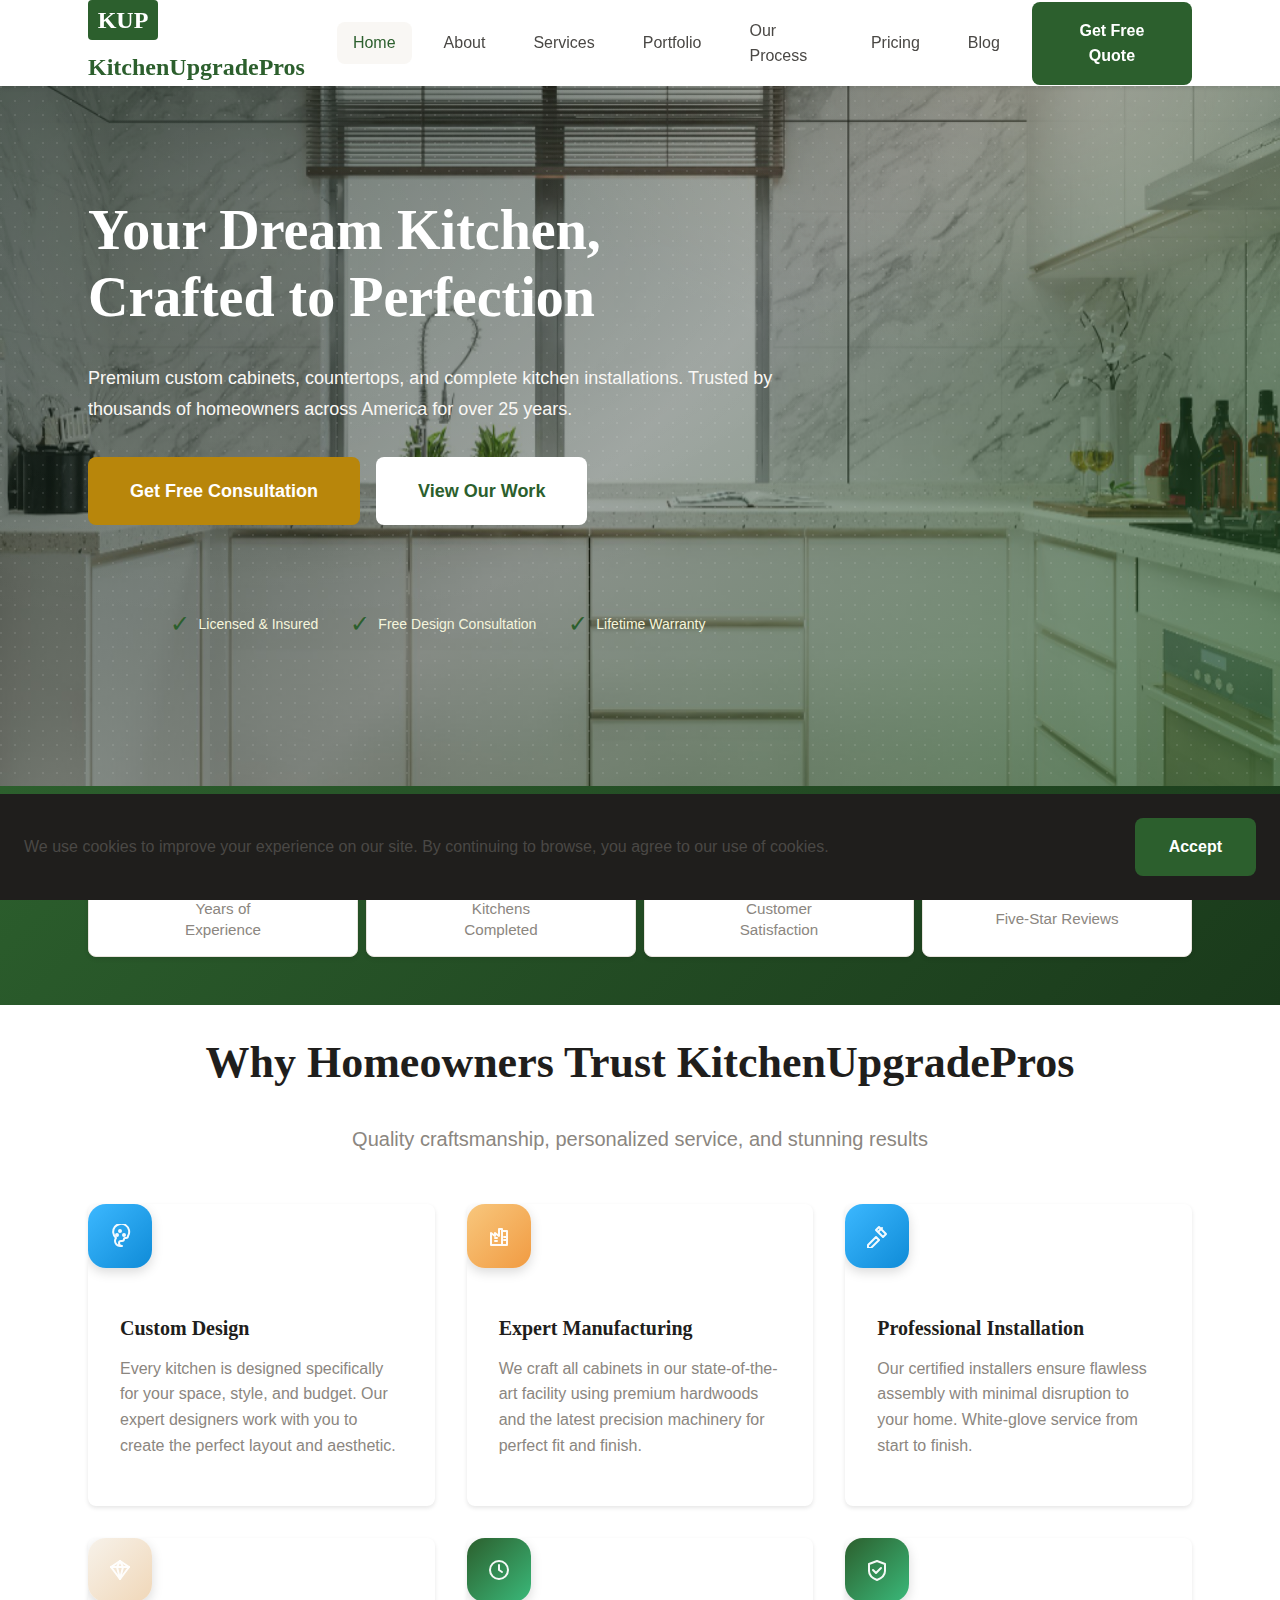
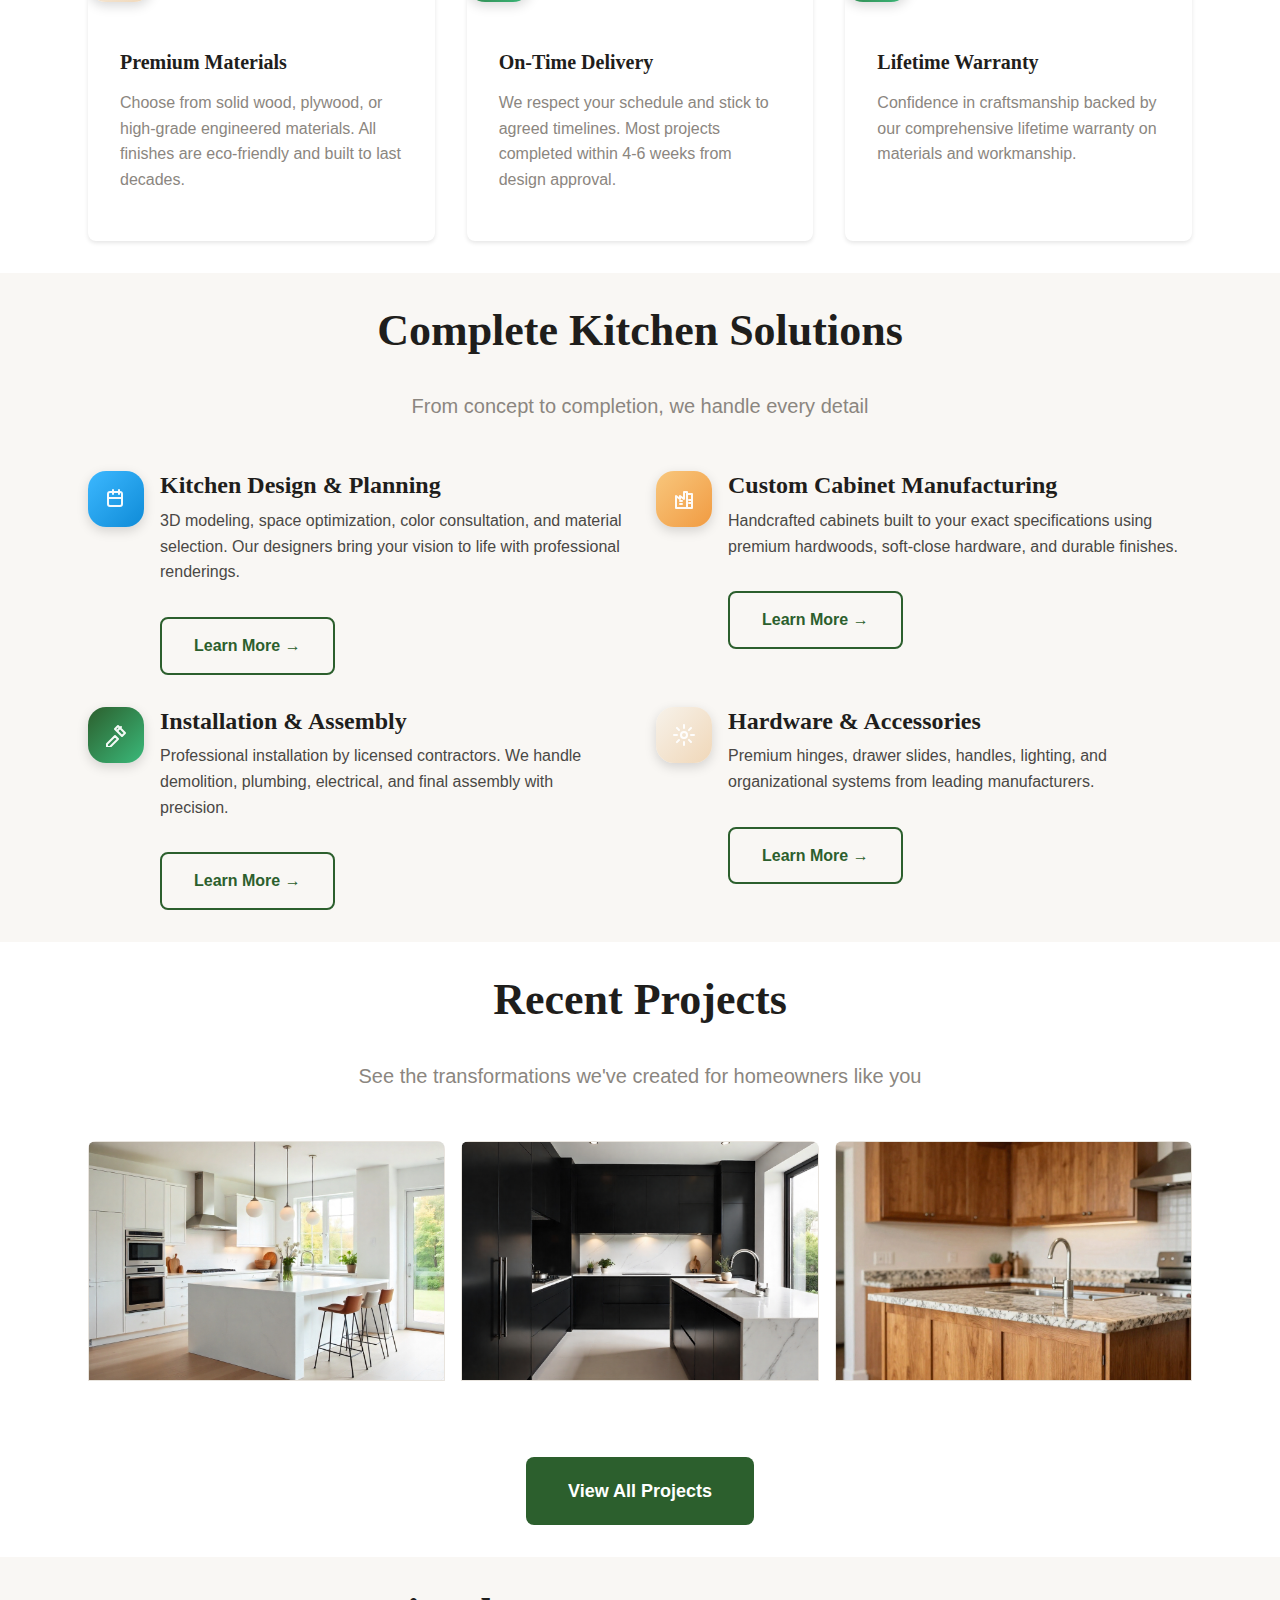
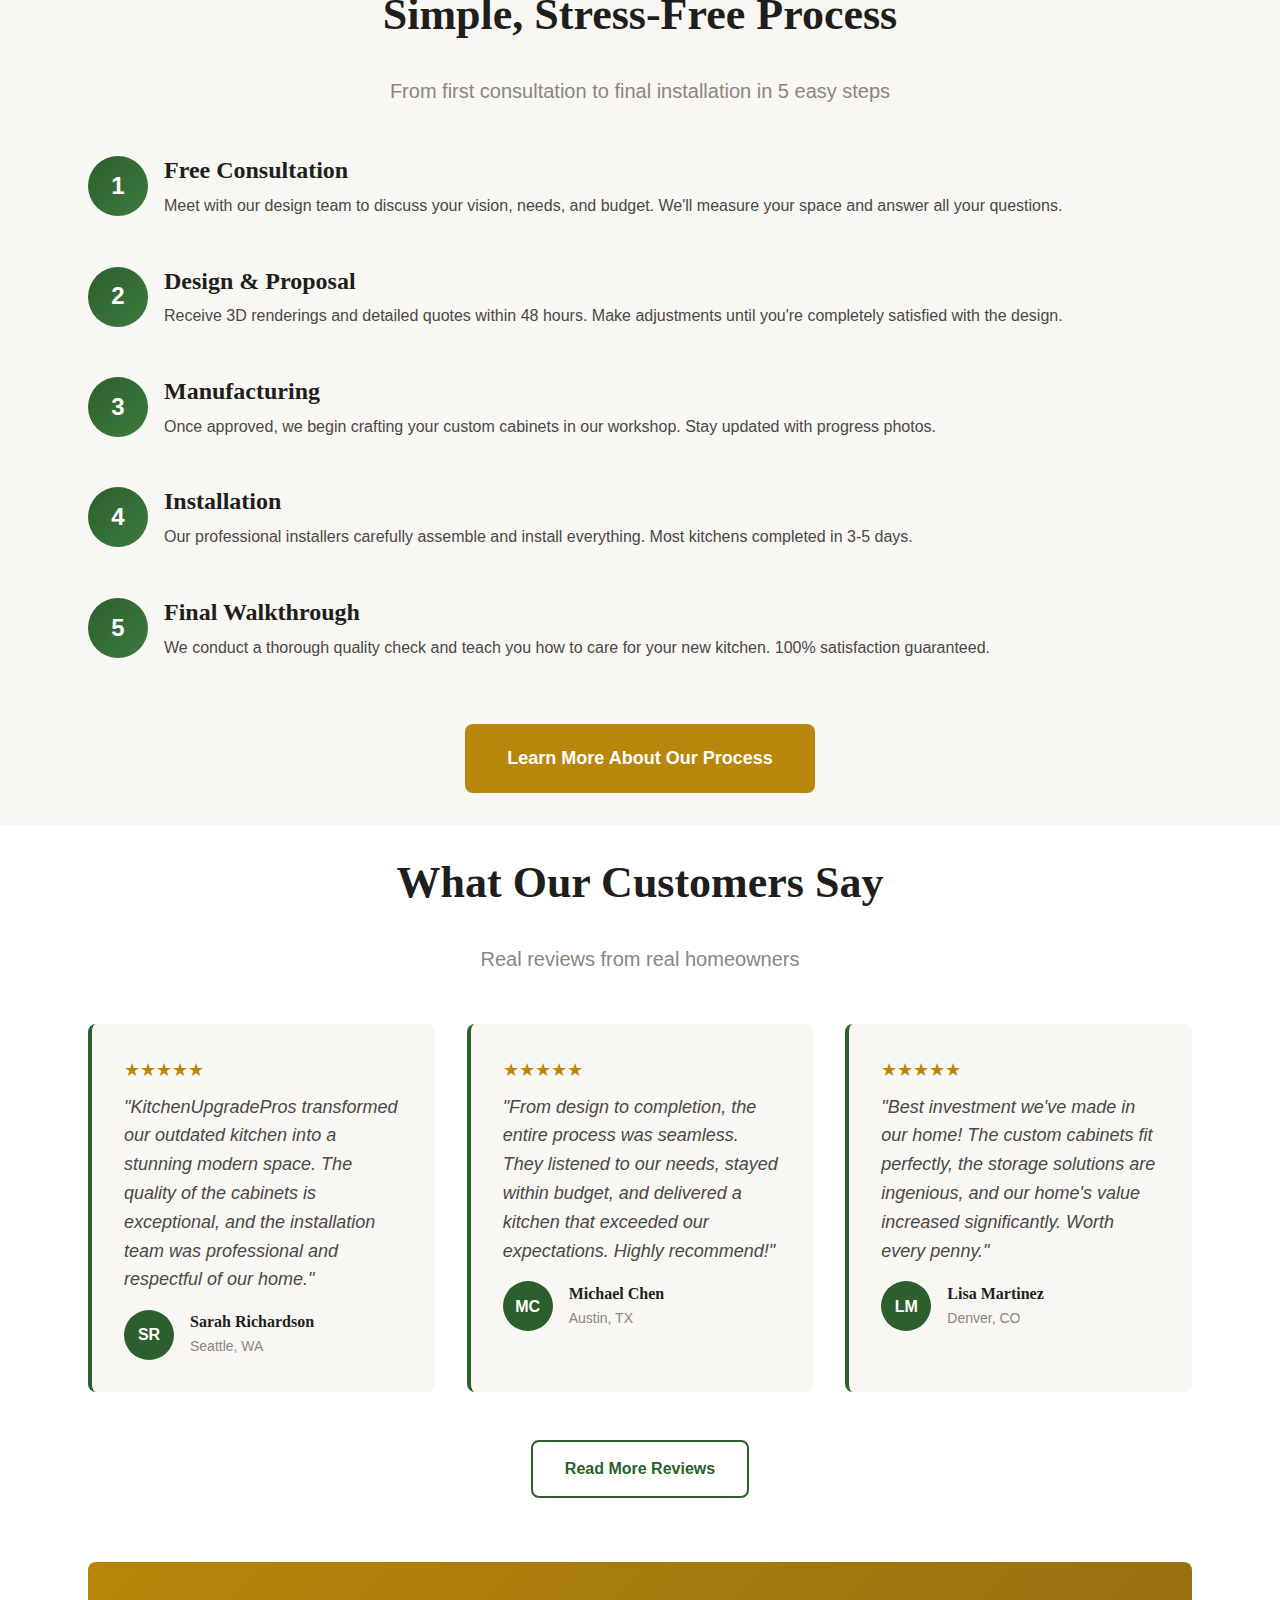
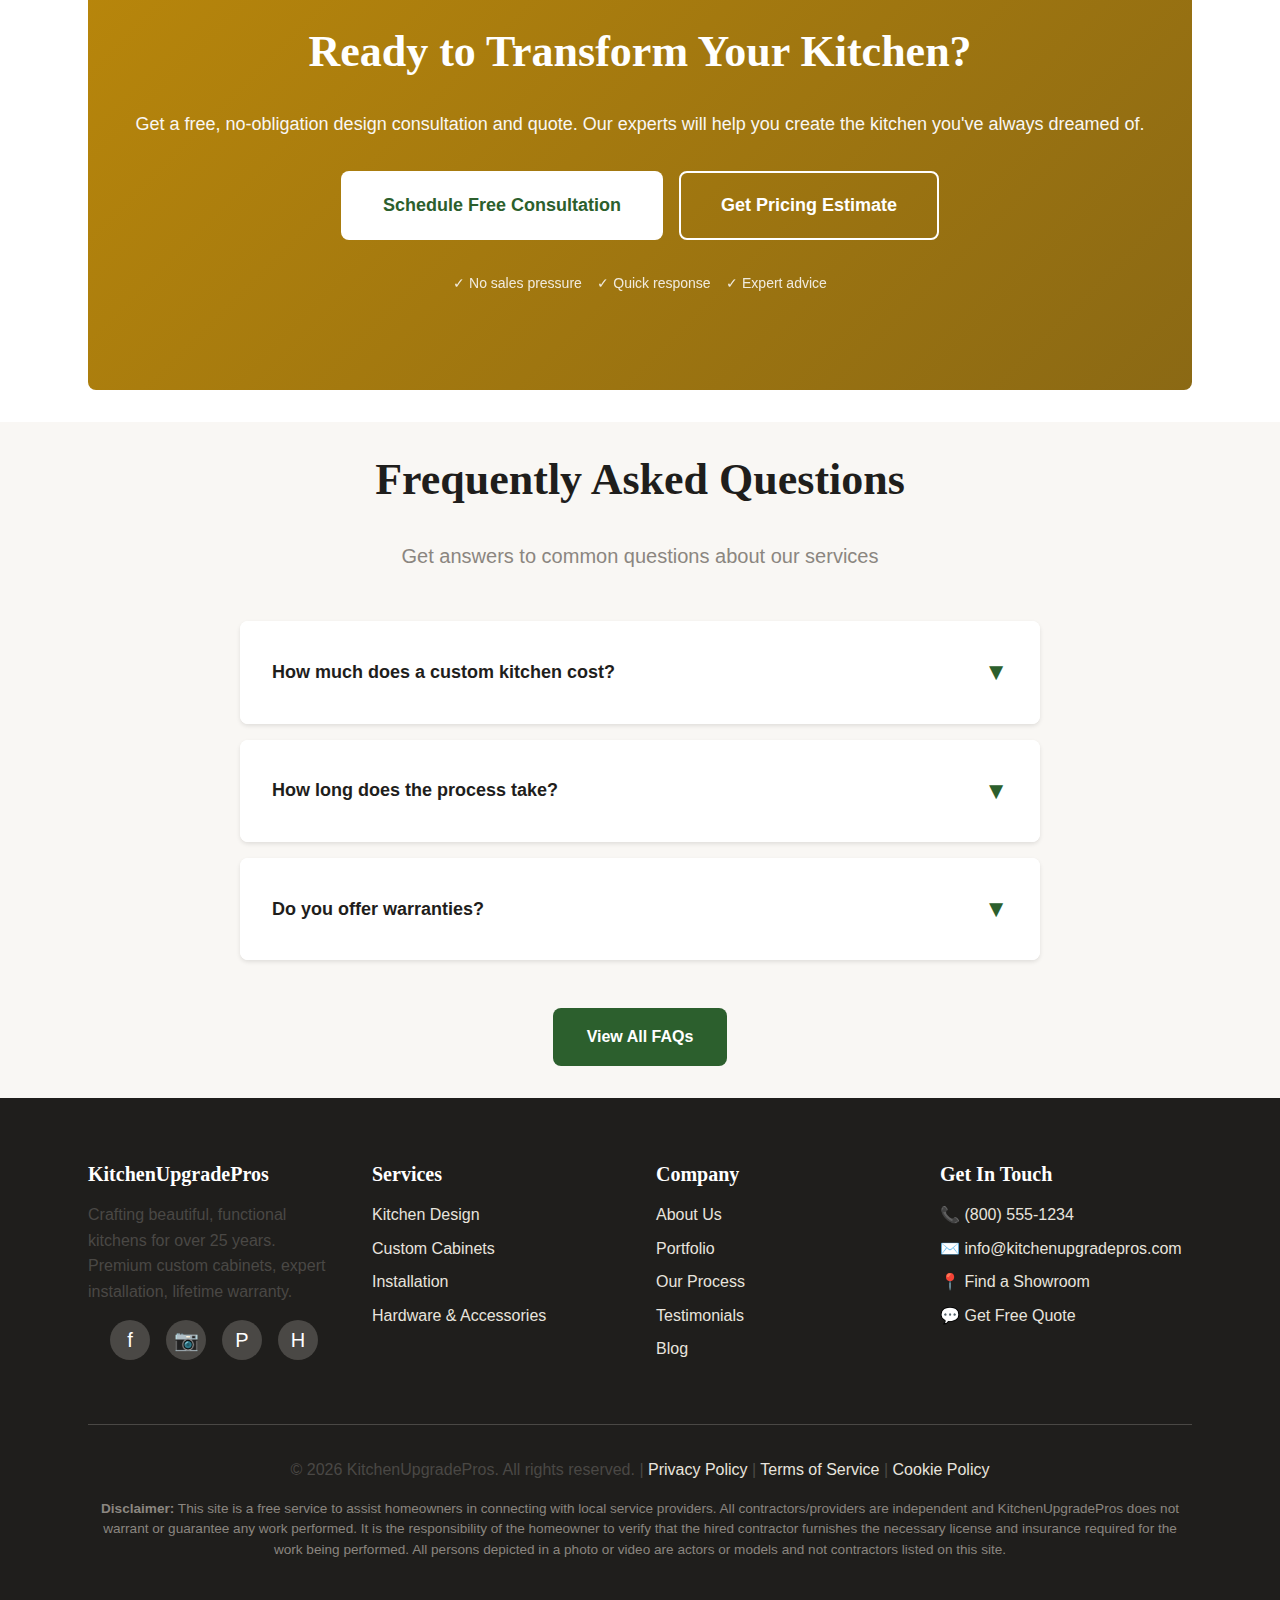
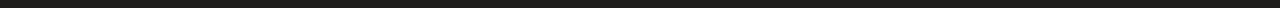
<file: index.html>
<!DOCTYPE html>
<html lang="en">
  <head>
    <meta charset="UTF-8" />
    <meta name="viewport" content="width=device-width, initial-scale=1.0" />

    <!-- SEO Meta Tags -->
    <title>
      Custom Kitchen Cabinets & Design | Premium Kitchen Remodeling Services |
      KitchenUpgradePros
    </title>
    <meta
      name="description"
      content="Transform your kitchen with custom-designed cabinets, countertops, and professional installation by KitchenUpgradePros. 25+ years crafting beautiful, functional kitchens across America. Free consultation."
    />
    <meta
      name="keywords"
      content="custom kitchen cabinets, kitchen remodeling, kitchen design, custom cabinetry, kitchen renovation, kitchen installation"
    />

    <!-- Open Graph / Social Media -->
    <meta
      property="og:title"
      content="Custom Kitchen Cabinets & Design | Premium Kitchen Remodeling | KitchenUpgradePros"
    />
    <meta
      property="og:description"
      content="Transform your kitchen with custom-designed cabinets and professional installation. Free consultation available."
    />
    <meta property="og:type" content="website" />

    <!-- Stylesheets -->
    <link rel="stylesheet" href="css/style.css" />

    <!-- Favicon -->
    <link rel="icon" type="image/x-icon" href="assets/icons/favicon.ico" />
  </head>
  <body>
    <!-- ========== HEADER & NAVIGATION ========== -->
    <header class="header">
      <nav class="nav container">
        <a href="index.html" class="logo">
          <div class="logo-icon">KUP</div>
          <span class="logo-text">KitchenUpgradePros</span>
        </a>

        <!-- Desktop Navigation -->
        <ul class="nav-menu">
          <li><a href="index.html" class="nav-link">Home</a></li>
          <li><a href="about.html" class="nav-link">About</a></li>
          <li><a href="services.html" class="nav-link">Services</a></li>
          <li><a href="portfolio.html" class="nav-link">Portfolio</a></li>
          <li><a href="process.html" class="nav-link">Our Process</a></li>
          <li><a href="pricing.html" class="nav-link">Pricing</a></li>
          <li><a href="blog.html" class="nav-link">Blog</a></li>
          <li>
            <a href="contact.html" class="btn btn-primary">Get Free Quote</a>
          </li>
        </ul>

        <!-- Mobile Toggle -->
        <button class="nav-toggle" aria-label="Toggle navigation">☰</button>
      </nav>

      <!-- Mobile Menu -->
      <div class="mobile-menu">
        <a href="index.html" class="nav-link">Home</a>
        <a href="about.html" class="nav-link">About</a>
        <a href="services.html" class="nav-link">Services</a>
        <a href="portfolio.html" class="nav-link">Portfolio</a>
        <a href="process.html" class="nav-link">Our Process</a>
        <a href="pricing.html" class="nav-link">Pricing</a>
        <a href="testimonials.html" class="nav-link">Testimonials</a>
        <a href="faq.html" class="nav-link">FAQ</a>
        <a href="blog.html" class="nav-link">Blog</a>
        <a href="privacy.html" class="nav-link">Privacy</a>
        <a href="terms.html" class="nav-link">Terms</a>
        <a href="contact.html" class="nav-link">Contact</a>
      </div>
    </header>

    <!-- ========== HERO SECTION ========== -->
    <section class="hero">
      <div class="container">
        <div class="hero-content">
          <h1>Your Dream Kitchen, Crafted to Perfection</h1>
          <p class="lead">
            Premium custom cabinets, countertops, and complete kitchen
            installations. Trusted by thousands of homeowners across America for
            over 25 years.
          </p>
          <div class="hero-buttons">
            <a href="contact.html" class="btn btn-secondary btn-lg"
              >Get Free Consultation</a
            >
            <a href="portfolio.html" class="btn btn-white btn-lg"
              >View Our Work</a
            >
          </div>
          <div class="trust-badges mt-4">
            <div class="trust-badge">
              <span class="trust-badge-icon">✓</span>
              <span style="color: beige">Licensed & Insured</span>
            </div>
            <div class="trust-badge">
              <span class="trust-badge-icon">✓</span>
              <span style="color: beige">Free Design Consultation</span>
            </div>
            <div class="trust-badge">
              <span class="trust-badge-icon">✓</span>
              <span style="color: beige">Lifetime Warranty</span>
            </div>
          </div>
        </div>
      </div>
    </section>

    <!-- ========== STATS SECTION ========== -->
    <section class="stats">
      <div class="container">
        <div class="stats-grid">
          <div class="stat-item">
            <span class="stat-number">25+</span>
            <span class="stat-label">Years of Experience</span>
          </div>
          <div class="stat-item">
            <span class="stat-number">3500+</span>
            <span class="stat-label">Kitchens Completed</span>
          </div>
          <div class="stat-item">
            <span class="stat-number">98%</span>
            <span class="stat-label">Customer Satisfaction</span>
          </div>
          <div class="stat-item">
            <span class="stat-number">150+</span>
            <span class="stat-label">Five-Star Reviews</span>
          </div>
        </div>
      </div>
    </section>

    <!-- ========== WHY CHOOSE US ========== -->
    <section class="section">
      <div class="container">
        <div class="text-center mb-4">
          <h2>Why Homeowners Trust KitchenUpgradePros</h2>
          <p class="lead">
            Quality craftsmanship, personalized service, and stunning results
          </p>
        </div>

        <div class="grid grid-3">
          <div class="card">
            <div class="card-icon" data-icon="design" data-tone="blue"></div>
            <div class="card-content">
              <h3 class="card-title">Custom Design</h3>
              <p class="card-text">
                Every kitchen is designed specifically for your space, style,
                and budget. Our expert designers work with you to create the
                perfect layout and aesthetic.
              </p>
            </div>
          </div>

          <div class="card">
            <div class="card-icon" data-icon="factory" data-tone="amber"></div>
            <div class="card-content">
              <h3 class="card-title">Expert Manufacturing</h3>
              <p class="card-text">
                We craft all cabinets in our state-of-the-art facility using
                premium hardwoods and the latest precision machinery for perfect
                fit and finish.
              </p>
            </div>
          </div>

          <div class="card">
            <div class="card-icon" data-icon="install" data-tone="blue"></div>
            <div class="card-content">
              <h3 class="card-title">Professional Installation</h3>
              <p class="card-text">
                Our certified installers ensure flawless assembly with minimal
                disruption to your home. White-glove service from start to
                finish.
              </p>
            </div>
          </div>

          <div class="card">
            <div class="card-icon" data-icon="materials" data-tone="sand"></div>
            <div class="card-content">
              <h3 class="card-title">Premium Materials</h3>
              <p class="card-text">
                Choose from solid wood, plywood, or high-grade engineered
                materials. All finishes are eco-friendly and built to last
                decades.
              </p>
            </div>
          </div>

          <div class="card">
            <div class="card-icon" data-icon="clock"></div>
            <div class="card-content">
              <h3 class="card-title">On-Time Delivery</h3>
              <p class="card-text">
                We respect your schedule and stick to agreed timelines. Most
                projects completed within 4-6 weeks from design approval.
              </p>
            </div>
          </div>

          <div class="card">
            <div class="card-icon" data-icon="shield"></div>
            <div class="card-content">
              <h3 class="card-title">Lifetime Warranty</h3>
              <p class="card-text">
                Confidence in craftsmanship backed by our comprehensive lifetime
                warranty on materials and workmanship.
              </p>
            </div>
          </div>
        </div>
      </div>
    </section>

    <!-- ========== SERVICES OVERVIEW ========== -->
    <section class="section" style="background-color: var(--color-off-white)">
      <div class="container">
        <div class="text-center mb-4">
          <h2>Complete Kitchen Solutions</h2>
          <p class="lead">From concept to completion, we handle every detail</p>
        </div>

        <div class="grid grid-2">
          <div class="feature-item">
            <div class="feature-icon" data-icon="plan" data-tone="blue"></div>
            <div class="feature-content">
              <h3>Kitchen Design & Planning</h3>
              <p>
                3D modeling, space optimization, color consultation, and
                material selection. Our designers bring your vision to life with
                professional renderings.
              </p>
              <a href="services.html#design" class="btn btn-outline mt-2"
                >Learn More →</a
              >
            </div>
          </div>

          <div class="feature-item">
            <div
              class="feature-icon"
              data-icon="factory"
              data-tone="amber"
            ></div>
            <div class="feature-content">
              <h3>Custom Cabinet Manufacturing</h3>
              <p>
                Handcrafted cabinets built to your exact specifications using
                premium hardwoods, soft-close hardware, and durable finishes.
              </p>
              <a href="services.html#manufacturing" class="btn btn-outline mt-2"
                >Learn More →</a
              >
            </div>
          </div>

          <div class="feature-item">
            <div class="feature-icon" data-icon="install"></div>
            <div class="feature-content">
              <h3>Installation & Assembly</h3>
              <p>
                Professional installation by licensed contractors. We handle
                demolition, plumbing, electrical, and final assembly with
                precision.
              </p>
              <a href="services.html#installation" class="btn btn-outline mt-2"
                >Learn More →</a
              >
            </div>
          </div>

          <div class="feature-item">
            <div class="feature-icon" data-icon="gear" data-tone="sand"></div>
            <div class="feature-content">
              <h3>Hardware & Accessories</h3>
              <p>
                Premium hinges, drawer slides, handles, lighting, and
                organizational systems from leading manufacturers.
              </p>
              <a href="services.html#hardware" class="btn btn-outline mt-2"
                >Learn More →</a
              >
            </div>
          </div>
        </div>
      </div>
    </section>

    <!-- ========== PORTFOLIO PREVIEW ========== -->
    <section class="section">
      <div class="container">
        <div class="text-center mb-4">
          <h2>Recent Projects</h2>
          <p class="lead">
            See the transformations we've created for homeowners like you
          </p>
        </div>

        <div class="gallery">
          <div class="gallery-item">
            <div
              class="card-image"
              style="
                background-image: url('assets/images/portfolio-1.jpeg');
                background-size: cover;
                background-position: center;
              "
            ></div>
            <div class="gallery-overlay">
              <h3>Modern Farmhouse Kitchen</h3>
              <p>White shaker cabinets with quartz countertops</p>
            </div>
          </div>

          <div class="gallery-item">
            <div
              class="card-image"
              style="
                background-image: url('assets/images/portfolio-2.jpeg');
                background-size: cover;
                background-position: center;
              "
            ></div>
            <div class="gallery-overlay">
              <h3>Luxury Contemporary</h3>
              <p>High-gloss cabinets with marble island</p>
            </div>
          </div>

          <div class="gallery-item">
            <div
              class="card-image"
              style="
                background-image: url('assets/images/portfolio-3.jpeg');
                background-size: cover;
                background-position: center;
              "
            ></div>
            <div class="gallery-overlay">
              <h3>Traditional Colonial</h3>
              <p>Cherry wood cabinets with granite</p>
            </div>
          </div>
        </div>

        <div class="text-center mt-4">
          <a href="portfolio.html" class="btn btn-primary btn-lg"
            >View All Projects</a
          >
        </div>
      </div>
    </section>

    <!-- ========== HOW IT WORKS ========== -->
    <section class="section" style="background-color: var(--color-off-white)">
      <div class="container">
        <div class="text-center mb-4">
          <h2>Simple, Stress-Free Process</h2>
          <p class="lead">
            From first consultation to final installation in 5 easy steps
          </p>
        </div>

        <div class="process-steps">
          <div class="process-step">
            <div class="step-number">1</div>
            <div class="step-content">
              <h3>Free Consultation</h3>
              <p>
                Meet with our design team to discuss your vision, needs, and
                budget. We'll measure your space and answer all your questions.
              </p>
            </div>
          </div>

          <div class="process-step">
            <div class="step-number">2</div>
            <div class="step-content">
              <h3>Design & Proposal</h3>
              <p>
                Receive 3D renderings and detailed quotes within 48 hours. Make
                adjustments until you're completely satisfied with the design.
              </p>
            </div>
          </div>

          <div class="process-step">
            <div class="step-number">3</div>
            <div class="step-content">
              <h3>Manufacturing</h3>
              <p>
                Once approved, we begin crafting your custom cabinets in our
                workshop. Stay updated with progress photos.
              </p>
            </div>
          </div>

          <div class="process-step">
            <div class="step-number">4</div>
            <div class="step-content">
              <h3>Installation</h3>
              <p>
                Our professional installers carefully assemble and install
                everything. Most kitchens completed in 3-5 days.
              </p>
            </div>
          </div>

          <div class="process-step">
            <div class="step-number">5</div>
            <div class="step-content">
              <h3>Final Walkthrough</h3>
              <p>
                We conduct a thorough quality check and teach you how to care
                for your new kitchen. 100% satisfaction guaranteed.
              </p>
            </div>
          </div>
        </div>

        <div class="text-center mt-4">
          <a href="process.html" class="btn btn-secondary btn-lg"
            >Learn More About Our Process</a
          >
        </div>
      </div>
    </section>

    <!-- ========== TESTIMONIALS ========== -->
    <section class="section">
      <div class="container">
        <div class="text-center mb-4">
          <h2>What Our Customers Say</h2>
          <p class="lead">Real reviews from real homeowners</p>
        </div>

        <div class="grid grid-3">
          <div class="testimonial">
            <div class="rating">★★★★★</div>
            <p class="testimonial-text">
              "KitchenUpgradePros transformed our outdated kitchen into a
              stunning modern space. The quality of the cabinets is exceptional,
              and the installation team was professional and respectful of our
              home."
            </p>
            <div class="testimonial-author">
              <div class="testimonial-avatar">SR</div>
              <div class="testimonial-info">
                <h4>Sarah Richardson</h4>
                <p>Seattle, WA</p>
              </div>
            </div>
          </div>

          <div class="testimonial">
            <div class="rating">★★★★★</div>
            <p class="testimonial-text">
              "From design to completion, the entire process was seamless. They
              listened to our needs, stayed within budget, and delivered a
              kitchen that exceeded our expectations. Highly recommend!"
            </p>
            <div class="testimonial-author">
              <div class="testimonial-avatar">MC</div>
              <div class="testimonial-info">
                <h4>Michael Chen</h4>
                <p>Austin, TX</p>
              </div>
            </div>
          </div>

          <div class="testimonial">
            <div class="rating">★★★★★</div>
            <p class="testimonial-text">
              "Best investment we've made in our home! The custom cabinets fit
              perfectly, the storage solutions are ingenious, and our home's
              value increased significantly. Worth every penny."
            </p>
            <div class="testimonial-author">
              <div class="testimonial-avatar">LM</div>
              <div class="testimonial-info">
                <h4>Lisa Martinez</h4>
                <p>Denver, CO</p>
              </div>
            </div>
          </div>
        </div>

        <div class="text-center mt-4">
          <a href="testimonials.html" class="btn btn-outline"
            >Read More Reviews</a
          >
        </div>
      </div>
    </section>

    <!-- ========== CTA SECTION ========== -->
    <section class="section">
      <div class="container">
        <div class="cta-section">
          <h2>Ready to Transform Your Kitchen?</h2>
          <p>
            Get a free, no-obligation design consultation and quote. Our experts
            will help you create the kitchen you've always dreamed of.
          </p>
          <div class="hero-buttons" style="justify-content: center">
            <a href="contact.html" class="btn btn-white btn-lg"
              >Schedule Free Consultation</a
            >
            <a
              href="pricing.html"
              class="btn btn-outline btn-lg"
              style="border-color: white; color: white"
              >Get Pricing Estimate</a
            >
          </div>
          <p class="mt-3" style="font-size: 0.875rem; opacity: 0.9">
            ✓ No sales pressure &nbsp;&nbsp; ✓ Quick response &nbsp;&nbsp; ✓
            Expert advice
          </p>
        </div>
      </div>
    </section>

    <!-- ========== FAQ PREVIEW ========== -->
    <section class="section" style="background-color: var(--color-off-white)">
      <div class="container">
        <div class="text-center mb-4">
          <h2>Frequently Asked Questions</h2>
          <p class="lead">Get answers to common questions about our services</p>
        </div>

        <div style="max-width: 800px; margin: 0 auto">
          <div class="faq-item">
            <button class="faq-question">
              <span>How much does a custom kitchen cost?</span>
              <span class="faq-icon">▼</span>
            </button>
            <div class="faq-answer">
              <div class="faq-answer-content">
                <p>
                  Custom kitchen costs vary based on size, materials, and
                  features. Most projects range from $15,000 to $50,000. We
                  offer flexible financing options and can work within your
                  budget to deliver the best value.
                </p>
              </div>
            </div>
          </div>

          <div class="faq-item">
            <button class="faq-question">
              <span>How long does the process take?</span>
              <span class="faq-icon">▼</span>
            </button>
            <div class="faq-answer">
              <div class="faq-answer-content">
                <p>
                  From initial consultation to completion, most kitchens take
                  6-8 weeks. Design and manufacturing typically take 3-4 weeks,
                  and installation is completed in 3-5 days.
                </p>
              </div>
            </div>
          </div>

          <div class="faq-item">
            <button class="faq-question">
              <span>Do you offer warranties?</span>
              <span class="faq-icon">▼</span>
            </button>
            <div class="faq-answer">
              <div class="faq-answer-content">
                <p>
                  Yes! All our cabinets come with a lifetime warranty on
                  materials and craftsmanship. Hardware and finishes are covered
                  for 10 years. Installation work is guaranteed for 2 years.
                </p>
              </div>
            </div>
          </div>
        </div>

        <div class="text-center mt-4">
          <a href="faq.html" class="btn btn-primary">View All FAQs</a>
        </div>
      </div>
    </section>

    <!-- ========== FOOTER ========== -->
    <footer class="footer">
      <div class="container">
        <div class="footer-grid">
          <div class="footer-section">
            <h3>KitchenUpgradePros</h3>
            <p>
              Crafting beautiful, functional kitchens for over 25 years. Premium
              custom cabinets, expert installation, lifetime warranty.
            </p>
            <div class="footer-social">
              <a href="#" class="social-link" aria-label="Facebook">f</a>
              <a href="#" class="social-link" aria-label="Instagram">📷</a>
              <a href="#" class="social-link" aria-label="Pinterest">P</a>
              <a href="#" class="social-link" aria-label="Houzz">H</a>
            </div>
          </div>

          <div class="footer-section">
            <h3>Services</h3>
            <div class="footer-links">
              <a href="services.html#design" class="footer-link"
                >Kitchen Design</a
              >
              <a href="services.html#manufacturing" class="footer-link"
                >Custom Cabinets</a
              >
              <a href="services.html#installation" class="footer-link"
                >Installation</a
              >
              <a href="services.html#hardware" class="footer-link"
                >Hardware & Accessories</a
              >
            </div>
          </div>

          <div class="footer-section">
            <h3>Company</h3>
            <div class="footer-links">
              <a href="about.html" class="footer-link">About Us</a>
              <a href="portfolio.html" class="footer-link">Portfolio</a>
              <a href="process.html" class="footer-link">Our Process</a>
              <a href="testimonials.html" class="footer-link">Testimonials</a>
              <a href="blog.html" class="footer-link">Blog</a>
            </div>
          </div>

          <div class="footer-section">
            <h3>Get In Touch</h3>
            <div class="footer-links">
              <a href="tel:+18005551234" class="footer-link"
                >📞 (800) 555-1234</a
              >
              <a href="mailto:info@kitchenupgradepros.com" class="footer-link"
                >✉️ info@kitchenupgradepros.com</a
              >
              <a href="contact.html" class="footer-link">📍 Find a Showroom</a>
              <a href="pricing.html" class="footer-link">💬 Get Free Quote</a>
            </div>
          </div>
        </div>

        <div class="footer-bottom">
          <p>
            &copy; 2026 KitchenUpgradePros. All rights reserved. |
            <a href="privacy.html" class="footer-link">Privacy Policy</a> |
            <a href="terms.html" class="footer-link">Terms of Service</a> |
            <a href="cookie.html" class="footer-link">Cookie Policy</a>
          </p>
          <p
            style="
              margin-top: 0.75rem;
              font-size: 0.85rem;
              color: var(--color-gray);
              line-height: 1.5;
            "
          >
            <strong>Disclaimer:</strong> This site is a free service to assist
            homeowners in connecting with local service providers. All
            contractors/providers are independent and KitchenUpgradePros does
            not warrant or guarantee any work performed. It is the
            responsibility of the homeowner to verify that the hired contractor
            furnishes the necessary license and insurance required for the work
            being performed. All persons depicted in a photo or video are actors
            or models and not contractors listed on this site.
          </p>
        </div>
      </div>
    </footer>

    <!-- JavaScript -->
    <script src="js/main.js"></script>
  </body>
</html>
</file>
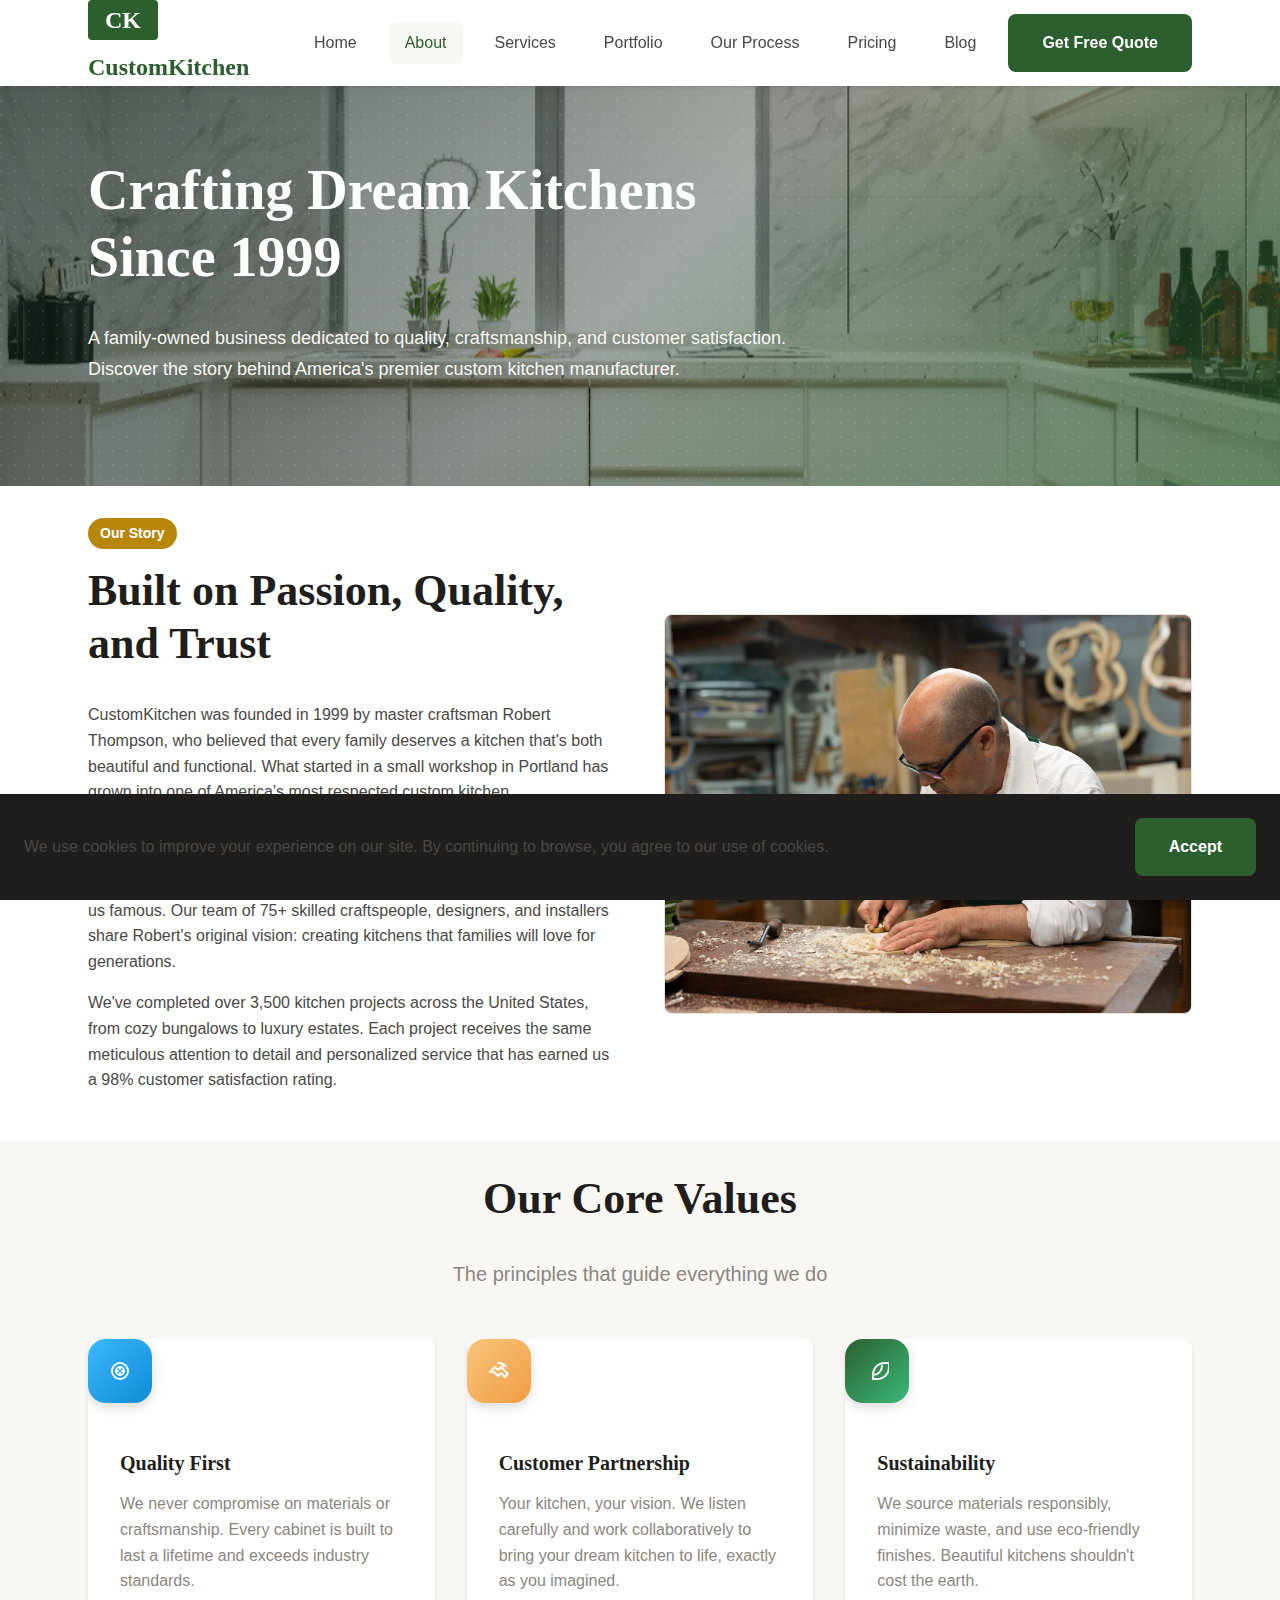
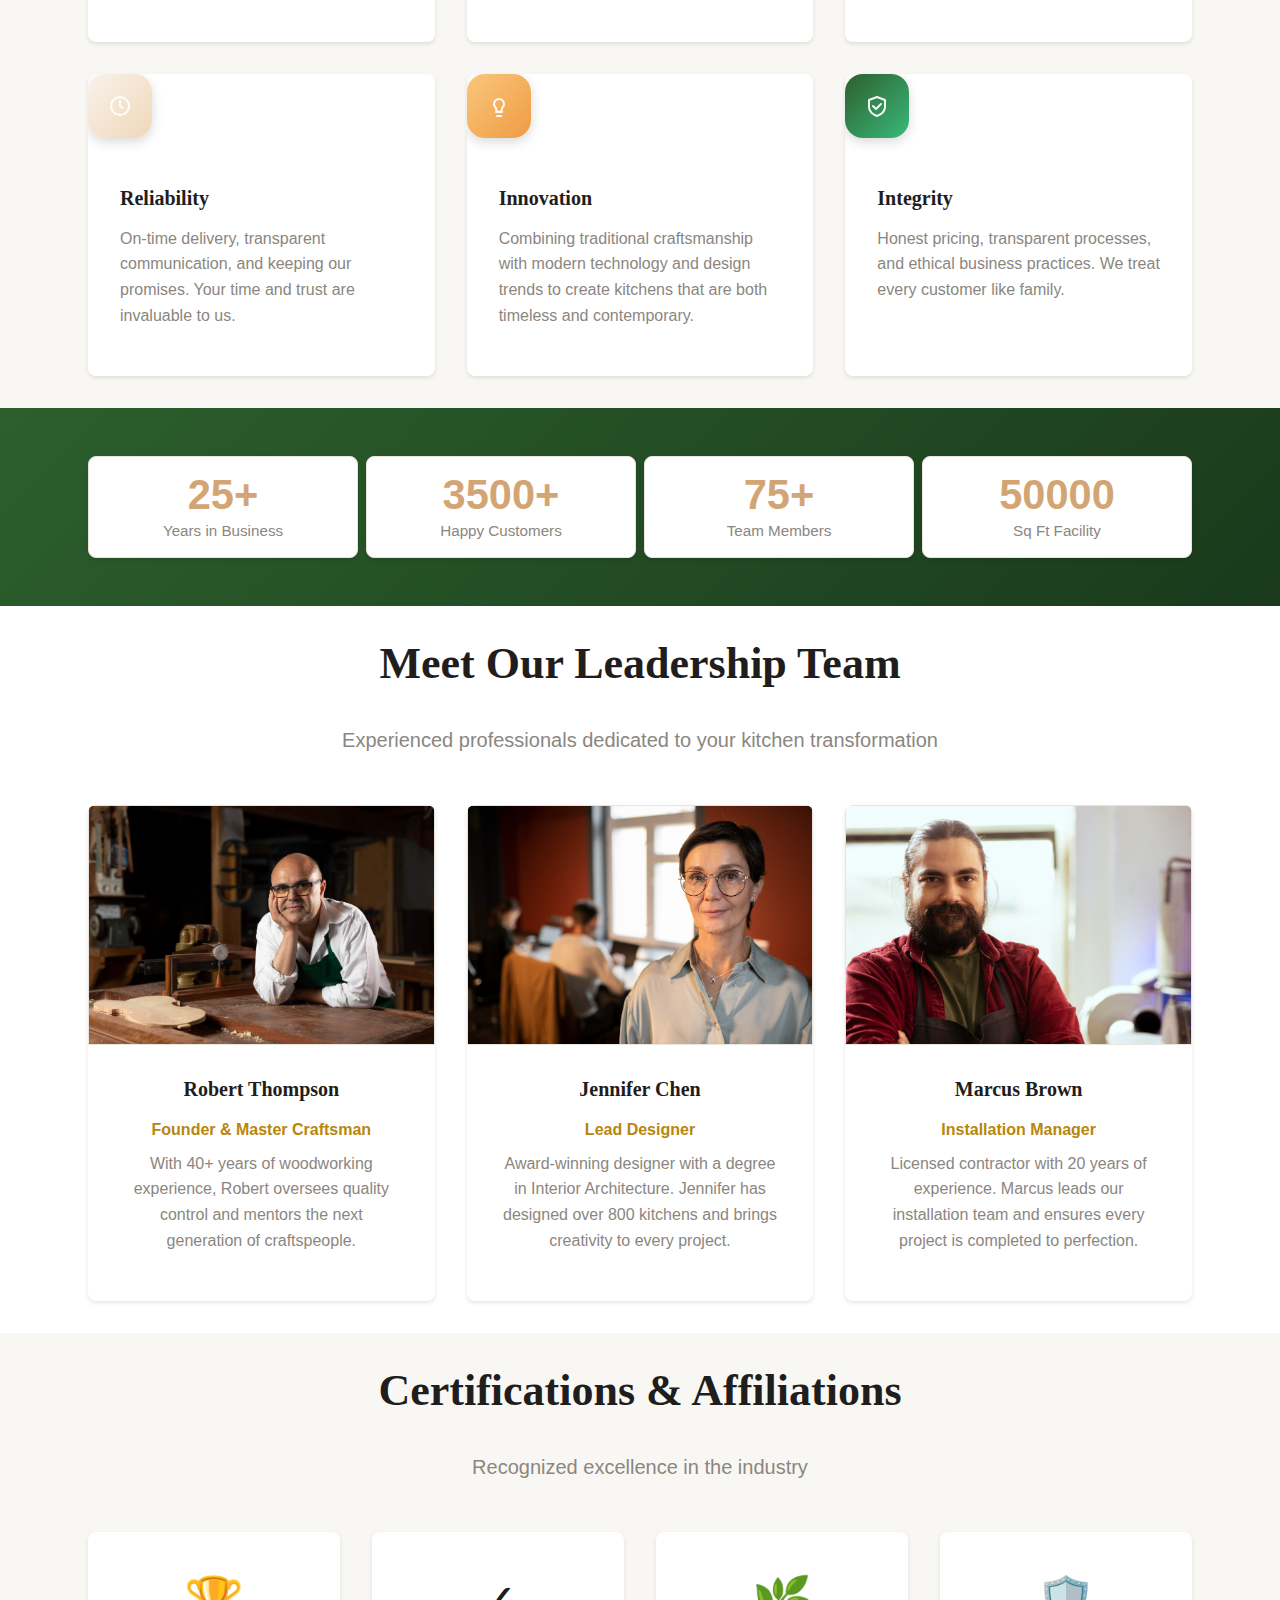
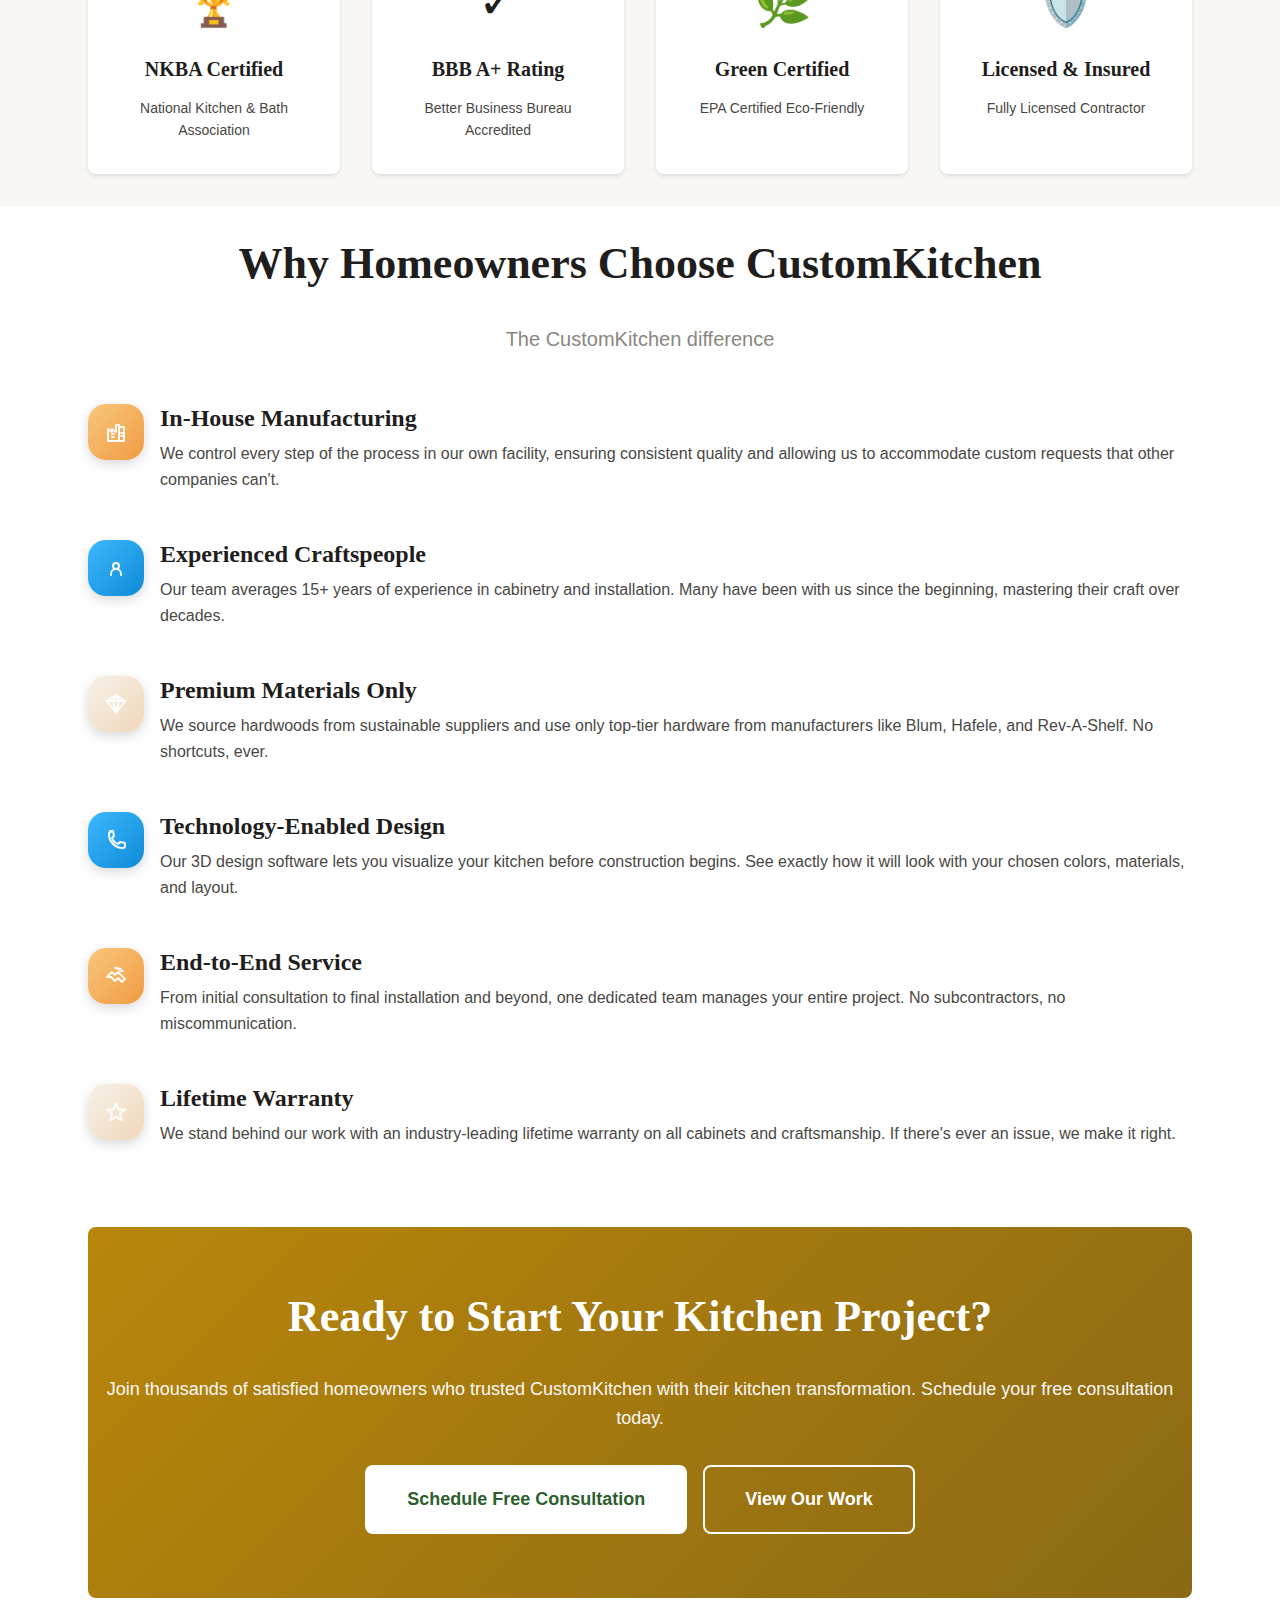
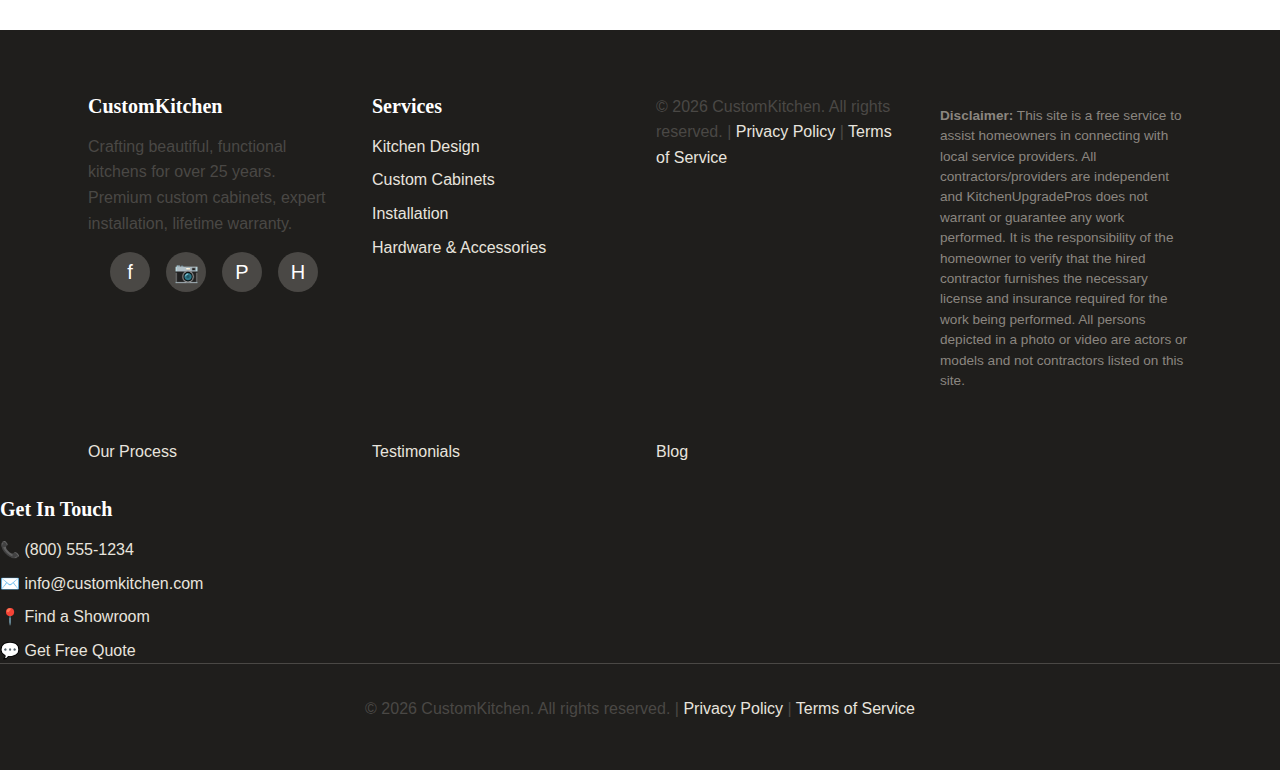
<file: about.html>
<!DOCTYPE html>
<html lang="en">
  <head>
    <meta charset="UTF-8" />
    <meta name="viewport" content="width=device-width, initial-scale=1.0" />

    <!-- SEO Meta Tags -->
    <title>
      About Us | 25+ Years of Custom Kitchen Excellence | CustomKitchen
    </title>
    <meta
      name="description"
      content="Learn about CustomKitchen's 25-year history of crafting premium custom cabinets. Meet our team, discover our values, and see why we're America's trusted kitchen remodeling partner."
    />
    <meta
      name="keywords"
      content="custom kitchen company, cabinet manufacturer, kitchen design team, about custom kitchen, kitchen remodeling experts"
    />

    <link rel="stylesheet" href="css/style.css" />
    <link rel="icon" type="image/x-icon" href="assets/icons/favicon.ico" />
  </head>
  <body>
    <!-- ========== HEADER & NAVIGATION ========== -->
    <header class="header">
      <nav class="nav container">
        <a href="index.html" class="logo">
          <div class="logo-icon">CK</div>
          <span>CustomKitchen</span>
        </a>

        <ul class="nav-menu">
          <li><a href="index.html" class="nav-link">Home</a></li>
          <li><a href="about.html" class="nav-link">About</a></li>
          <li><a href="services.html" class="nav-link">Services</a></li>
          <li><a href="portfolio.html" class="nav-link">Portfolio</a></li>
          <li><a href="process.html" class="nav-link">Our Process</a></li>
          <li><a href="pricing.html" class="nav-link">Pricing</a></li>
          <li><a href="blog.html" class="nav-link">Blog</a></li>
          <li>
            <a href="contact.html" class="btn btn-primary">Get Free Quote</a>
          </li>
        </ul>

        <button class="nav-toggle" aria-label="Toggle navigation">☰</button>
      </nav>

      <div class="mobile-menu">
        <a href="index.html" class="nav-link">Home</a>
        <a href="about.html" class="nav-link">About</a>
        <a href="services.html" class="nav-link">Services</a>
        <a href="portfolio.html" class="nav-link">Portfolio</a>
        <a href="process.html" class="nav-link">Our Process</a>
        <a href="pricing.html" class="nav-link">Pricing</a>
        <a href="testimonials.html" class="nav-link">Testimonials</a>
        <a href="faq.html" class="nav-link">FAQ</a>
        <a href="blog.html" class="nav-link">Blog</a>
        <a href="contact.html" class="nav-link">Contact</a>
      </div>
    </header>

    <!-- ========== PAGE HERO ========== -->
    <section class="hero" style="min-height: 400px">
      <div class="container">
        <div class="hero-content">
          <h1>Crafting Dream Kitchens Since 1999</h1>
          <p class="lead">
            A family-owned business dedicated to quality, craftsmanship, and
            customer satisfaction. Discover the story behind America's premier
            custom kitchen manufacturer.
          </p>
        </div>
      </div>
    </section>

    <!-- ========== OUR STORY ========== -->
    <section class="section">
      <div class="container">
        <div class="grid grid-2" style="align-items: center; gap: 3rem">
          <div>
            <div class="badge badge-secondary mb-2">Our Story</div>
            <h2>Built on Passion, Quality, and Trust</h2>
            <p>
              CustomKitchen was founded in 1999 by master craftsman Robert
              Thompson, who believed that every family deserves a kitchen that's
              both beautiful and functional. What started in a small workshop in
              Portland has grown into one of America's most respected custom
              kitchen manufacturers.
            </p>
            <p>
              Today, we operate from a 50,000 square-foot facility equipped with
              state-of-the-art machinery while maintaining the hand-crafted
              quality that made us famous. Our team of 75+ skilled craftspeople,
              designers, and installers share Robert's original vision: creating
              kitchens that families will love for generations.
            </p>
            <p>
              We've completed over 3,500 kitchen projects across the United
              States, from cozy bungalows to luxury estates. Each project
              receives the same meticulous attention to detail and personalized
              service that has earned us a 98% customer satisfaction rating.
            </p>
          </div>
          <div>
            <div
              class="card-image"
              style="
                height: 400px;
                background-image: url('assets/images/craftsman1.jpg');
                background-size: cover;
                background-position: center;
                border-radius: var(--border-radius);
              "
            ></div>
          </div>
        </div>
      </div>
    </section>

    <!-- ========== VALUES ========== -->
    <section class="section" style="background-color: var(--color-off-white)">
      <div class="container">
        <div class="text-center mb-4">
          <h2>Our Core Values</h2>
          <p class="lead">The principles that guide everything we do</p>
        </div>

        <div class="grid grid-3">
          <div class="card">
            <div class="card-icon" data-icon="target" data-tone="blue"></div>
            <div class="card-content">
              <h3 class="card-title">Quality First</h3>
              <p class="card-text">
                We never compromise on materials or craftsmanship. Every cabinet
                is built to last a lifetime and exceeds industry standards.
              </p>
            </div>
          </div>

          <div class="card">
            <div
              class="card-icon"
              data-icon="handshake"
              data-tone="amber"
            ></div>
            <div class="card-content">
              <h3 class="card-title">Customer Partnership</h3>
              <p class="card-text">
                Your kitchen, your vision. We listen carefully and work
                collaboratively to bring your dream kitchen to life, exactly as
                you imagined.
              </p>
            </div>
          </div>

          <div class="card">
            <div class="card-icon" data-icon="leaf"></div>
            <div class="card-content">
              <h3 class="card-title">Sustainability</h3>
              <p class="card-text">
                We source materials responsibly, minimize waste, and use
                eco-friendly finishes. Beautiful kitchens shouldn't cost the
                earth.
              </p>
            </div>
          </div>

          <div class="card">
            <div class="card-icon" data-icon="clock" data-tone="sand"></div>
            <div class="card-content">
              <h3 class="card-title">Reliability</h3>
              <p class="card-text">
                On-time delivery, transparent communication, and keeping our
                promises. Your time and trust are invaluable to us.
              </p>
            </div>
          </div>

          <div class="card">
            <div class="card-icon" data-icon="bulb" data-tone="amber"></div>
            <div class="card-content">
              <h3 class="card-title">Innovation</h3>
              <p class="card-text">
                Combining traditional craftsmanship with modern technology and
                design trends to create kitchens that are both timeless and
                contemporary.
              </p>
            </div>
          </div>

          <div class="card">
            <div class="card-icon" data-icon="shield"></div>
            <div class="card-content">
              <h3 class="card-title">Integrity</h3>
              <p class="card-text">
                Honest pricing, transparent processes, and ethical business
                practices. We treat every customer like family.
              </p>
            </div>
          </div>
        </div>
      </div>
    </section>

    <!-- ========== STATS ========== -->
    <section class="stats">
      <div class="container">
        <div class="stats-grid">
          <div class="stat-item">
            <span class="stat-number">25+</span>
            <span class="stat-label">Years in Business</span>
          </div>
          <div class="stat-item">
            <span class="stat-number">3500+</span>
            <span class="stat-label">Happy Customers</span>
          </div>
          <div class="stat-item">
            <span class="stat-number">75+</span>
            <span class="stat-label">Team Members</span>
          </div>
          <div class="stat-item">
            <span class="stat-number">50000</span>
            <span class="stat-label">Sq Ft Facility</span>
          </div>
        </div>
      </div>
    </section>

    <!-- ========== TEAM ========== -->
    <section class="section">
      <div class="container">
        <div class="text-center mb-4">
          <h2>Meet Our Leadership Team</h2>
          <p class="lead">
            Experienced professionals dedicated to your kitchen transformation
          </p>
        </div>

        <div class="grid grid-3">
          <div class="card">
            <div
              class="card-image"
              style="
                background-image: url('/assets/images/craftsman.jpg');
                background-size: cover;
                background-position: center;
                display: flex;
                align-items: center;
                justify-content: center;
                color: white;
                font-size: 3rem;
                font-weight: 700;
              "
            ></div>
            <div class="card-content text-center">
              <h3 class="card-title">Robert Thompson</h3>
              <p
                style="
                  color: var(--color-secondary);
                  font-weight: 600;
                  margin-bottom: 0.5rem;
                "
              >
                Founder & Master Craftsman
              </p>
              <p class="card-text">
                With 40+ years of woodworking experience, Robert oversees
                quality control and mentors the next generation of craftspeople.
              </p>
            </div>
          </div>

          <div class="card">
            <div
              class="card-image"
              style="
                background-image: url('/assets/images/designer.jpg');
                background-size: cover;
                background-position: center;
                display: flex;
                align-items: center;
                justify-content: center;
                color: white;
                font-size: 3rem;
                font-weight: 700;
              "
            ></div>
            <div class="card-content text-center">
              <h3 class="card-title">Jennifer Chen</h3>
              <p
                style="
                  color: var(--color-secondary);
                  font-weight: 600;
                  margin-bottom: 0.5rem;
                "
              >
                Lead Designer
              </p>
              <p class="card-text">
                Award-winning designer with a degree in Interior Architecture.
                Jennifer has designed over 800 kitchens and brings creativity to
                every project.
              </p>
            </div>
          </div>

          <div class="card">
            <div
              class="card-image"
              style="
                background-image: url('/assets/images/instalator.jpg');
                background-size: cover;
                background-position: center;
                display: flex;
                align-items: center;
                justify-content: center;
                color: white;
                font-size: 3rem;
                font-weight: 700;
              "
            ></div>
            <div class="card-content text-center">
              <h3 class="card-title">Marcus Brown</h3>
              <p
                style="
                  color: var(--color-secondary);
                  font-weight: 600;
                  margin-bottom: 0.5rem;
                "
              >
                Installation Manager
              </p>
              <p class="card-text">
                Licensed contractor with 20 years of experience. Marcus leads
                our installation team and ensures every project is completed to
                perfection.
              </p>
            </div>
          </div>
        </div>
      </div>
    </section>

    <!-- ========== CERTIFICATIONS ========== -->
    <section class="section" style="background-color: var(--color-off-white)">
      <div class="container">
        <div class="text-center mb-4">
          <h2>Certifications & Affiliations</h2>
          <p class="lead">Recognized excellence in the industry</p>
        </div>

        <div class="grid grid-4">
          <div class="card text-center">
            <div class="card-content">
              <div style="font-size: 3rem; margin-bottom: 1rem">🏆</div>
              <h4>NKBA Certified</h4>
              <p style="font-size: 0.875rem; margin: 0">
                National Kitchen & Bath Association
              </p>
            </div>
          </div>

          <div class="card text-center">
            <div class="card-content">
              <div style="font-size: 3rem; margin-bottom: 1rem">✓</div>
              <h4>BBB A+ Rating</h4>
              <p style="font-size: 0.875rem; margin: 0">
                Better Business Bureau Accredited
              </p>
            </div>
          </div>

          <div class="card text-center">
            <div class="card-content">
              <div style="font-size: 3rem; margin-bottom: 1rem">🌿</div>
              <h4>Green Certified</h4>
              <p style="font-size: 0.875rem; margin: 0">
                EPA Certified Eco-Friendly
              </p>
            </div>
          </div>

          <div class="card text-center">
            <div class="card-content">
              <div style="font-size: 3rem; margin-bottom: 1rem">🛡️</div>
              <h4>Licensed & Insured</h4>
              <p style="font-size: 0.875rem; margin: 0">
                Fully Licensed Contractor
              </p>
            </div>
          </div>
        </div>
      </div>
    </section>

    <!-- ========== WHY CHOOSE US ========== -->
    <section class="section">
      <div class="container">
        <div class="text-center mb-4">
          <h2>Why Homeowners Choose CustomKitchen</h2>
          <p class="lead">The CustomKitchen difference</p>
        </div>

        <div class="feature-list">
          <div class="feature-item">
            <div
              class="feature-icon"
              data-icon="factory"
              data-tone="amber"
            ></div>
            <div class="feature-content">
              <h3>In-House Manufacturing</h3>
              <p>
                We control every step of the process in our own facility,
                ensuring consistent quality and allowing us to accommodate
                custom requests that other companies can't.
              </p>
            </div>
          </div>

          <div class="feature-item">
            <div class="feature-icon" data-icon="users" data-tone="blue"></div>
            <div class="feature-content">
              <h3>Experienced Craftspeople</h3>
              <p>
                Our team averages 15+ years of experience in cabinetry and
                installation. Many have been with us since the beginning,
                mastering their craft over decades.
              </p>
            </div>
          </div>

          <div class="feature-item">
            <div
              class="feature-icon"
              data-icon="materials"
              data-tone="sand"
            ></div>
            <div class="feature-content">
              <h3>Premium Materials Only</h3>
              <p>
                We source hardwoods from sustainable suppliers and use only
                top-tier hardware from manufacturers like Blum, Hafele, and
                Rev-A-Shelf. No shortcuts, ever.
              </p>
            </div>
          </div>

          <div class="feature-item">
            <div class="feature-icon" data-icon="phone" data-tone="blue"></div>
            <div class="feature-content">
              <h3>Technology-Enabled Design</h3>
              <p>
                Our 3D design software lets you visualize your kitchen before
                construction begins. See exactly how it will look with your
                chosen colors, materials, and layout.
              </p>
            </div>
          </div>

          <div class="feature-item">
            <div
              class="feature-icon"
              data-icon="handshake"
              data-tone="amber"
            ></div>
            <div class="feature-content">
              <h3>End-to-End Service</h3>
              <p>
                From initial consultation to final installation and beyond, one
                dedicated team manages your entire project. No subcontractors,
                no miscommunication.
              </p>
            </div>
          </div>

          <div class="feature-item">
            <div class="feature-icon" data-icon="star" data-tone="sand"></div>
            <div class="feature-content">
              <h3>Lifetime Warranty</h3>
              <p>
                We stand behind our work with an industry-leading lifetime
                warranty on all cabinets and craftsmanship. If there's ever an
                issue, we make it right.
              </p>
            </div>
          </div>
        </div>
      </div>
    </section>

    <!-- ========== CTA SECTION ========== -->
    <section class="section">
      <div class="container">
        <div class="cta-section">
          <h2>Ready to Start Your Kitchen Project?</h2>
          <p>
            Join thousands of satisfied homeowners who trusted CustomKitchen
            with their kitchen transformation. Schedule your free consultation
            today.
          </p>
          <div class="hero-buttons" style="justify-content: center">
            <a href="contact.html" class="btn btn-white btn-lg"
              >Schedule Free Consultation</a
            >
            <a
              href="portfolio.html"
              class="btn btn-outline btn-lg"
              style="border-color: white; color: white"
              >View Our Work</a
            >
          </div>
        </div>
      </div>
    </section>

    <!-- ========== FOOTER ========== -->
    <footer class="footer">
      <div class="container">
        <div class="footer-grid">
          <div class="footer-section">
            <h3>CustomKitchen</h3>
            <p>
              Crafting beautiful, functional kitchens for over 25 years. Premium
              custom cabinets, expert installation, lifetime warranty.
            </p>
            <div class="footer-social">
              <a href="#" class="social-link" aria-label="Facebook">f</a>
              <a href="#" class="social-link" aria-label="Instagram">📷</a>
              <a href="#" class="social-link" aria-label="Pinterest">P</a>
              <a href="#" class="social-link" aria-label="Houzz">H</a>
            </div>
          </div>

          <div class="footer-section">
            <h3>Services</h3>
            <div class="footer-links">
              <a href="services.html#design" class="footer-link"
                >Kitchen Design</a
              >
              <a href="services.html#manufacturing" class="footer-link"
                >Custom Cabinets</a
              >
              <a href="services.html#installation" class="footer-link"
                >Installation</a
              >
              <a href="services.html#hardware" class="footer-link"
                >Hardware & Accessories</a
              >
            </div>
          </div>

              <p>
                &copy; 2026 CustomKitchen. All rights reserved. |
                <a href="#" class="footer-link">Privacy Policy</a> |
                <a href="#" class="footer-link">Terms of Service</a>
              </p>
              <p style="margin-top: 0.75rem; font-size: 0.85rem; color: var(--color-gray); line-height: 1.5;">
                <strong>Disclaimer:</strong> This site is a free service to assist homeowners in connecting with local service providers. All contractors/providers are independent and KitchenUpgradePros does not warrant or guarantee any work performed. It is the responsibility of the homeowner to verify that the hired contractor furnishes the necessary license and insurance required for the work being performed. All persons depicted in a photo or video are actors or models and not contractors listed on this site.
              </p>
              <a href="process.html" class="footer-link">Our Process</a>
              <a href="testimonials.html" class="footer-link">Testimonials</a>
              <a href="blog.html" class="footer-link">Blog</a>
            </div>
          </div>

          <div class="footer-section">
            <h3>Get In Touch</h3>
            <div class="footer-links">
              <a href="tel:+18005551234" class="footer-link"
                >📞 (800) 555-1234</a
              >
              <a href="mailto:info@customkitchen.com" class="footer-link"
                >✉️ info@customkitchen.com</a
              >
              <a href="contact.html" class="footer-link">📍 Find a Showroom</a>
              <a href="pricing.html" class="footer-link">💬 Get Free Quote</a>
            </div>
          </div>
        </div>

        <div class="footer-bottom">
          <p>
            &copy; 2026 CustomKitchen. All rights reserved. |
            <a href="#" class="footer-link">Privacy Policy</a> |
            <a href="#" class="footer-link">Terms of Service</a>
          </p>
        </div>
      </div>
    </footer>

    <script src="js/main.js"></script>
  </body>
</html>
</file>
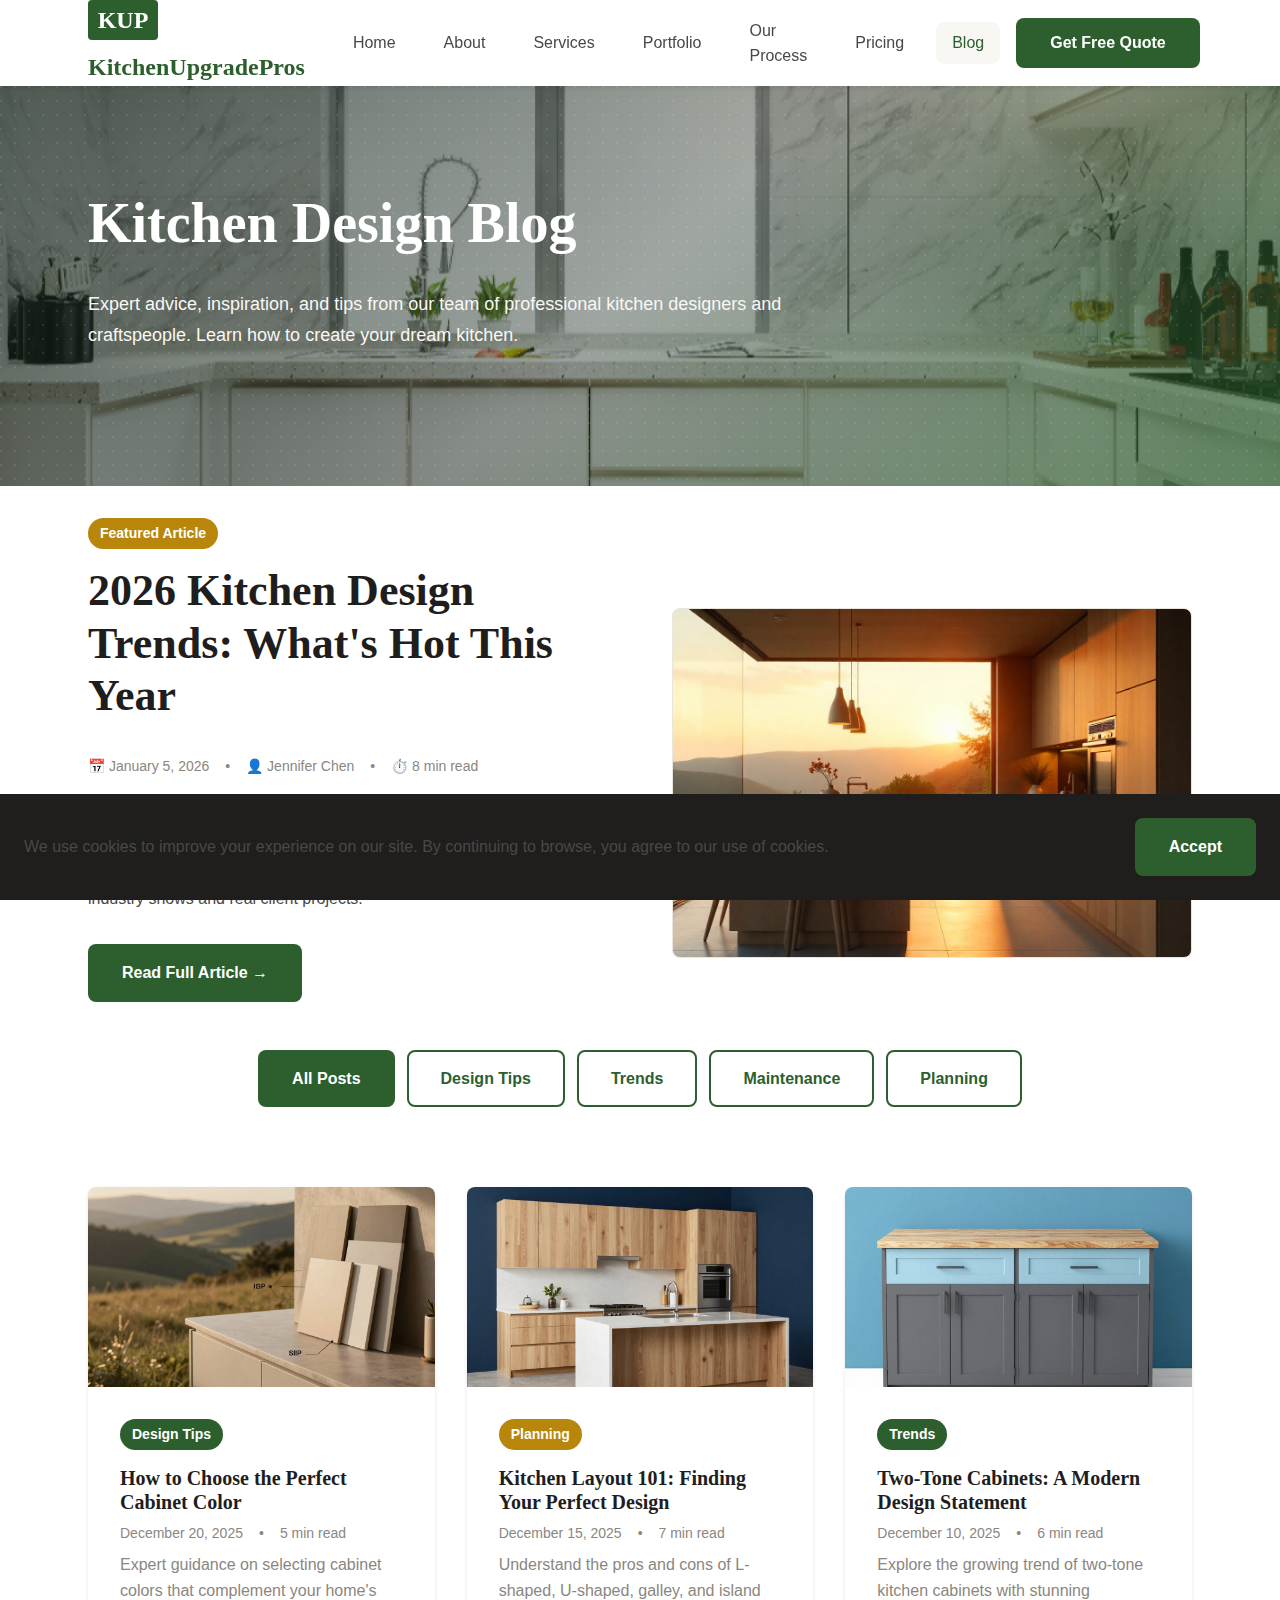
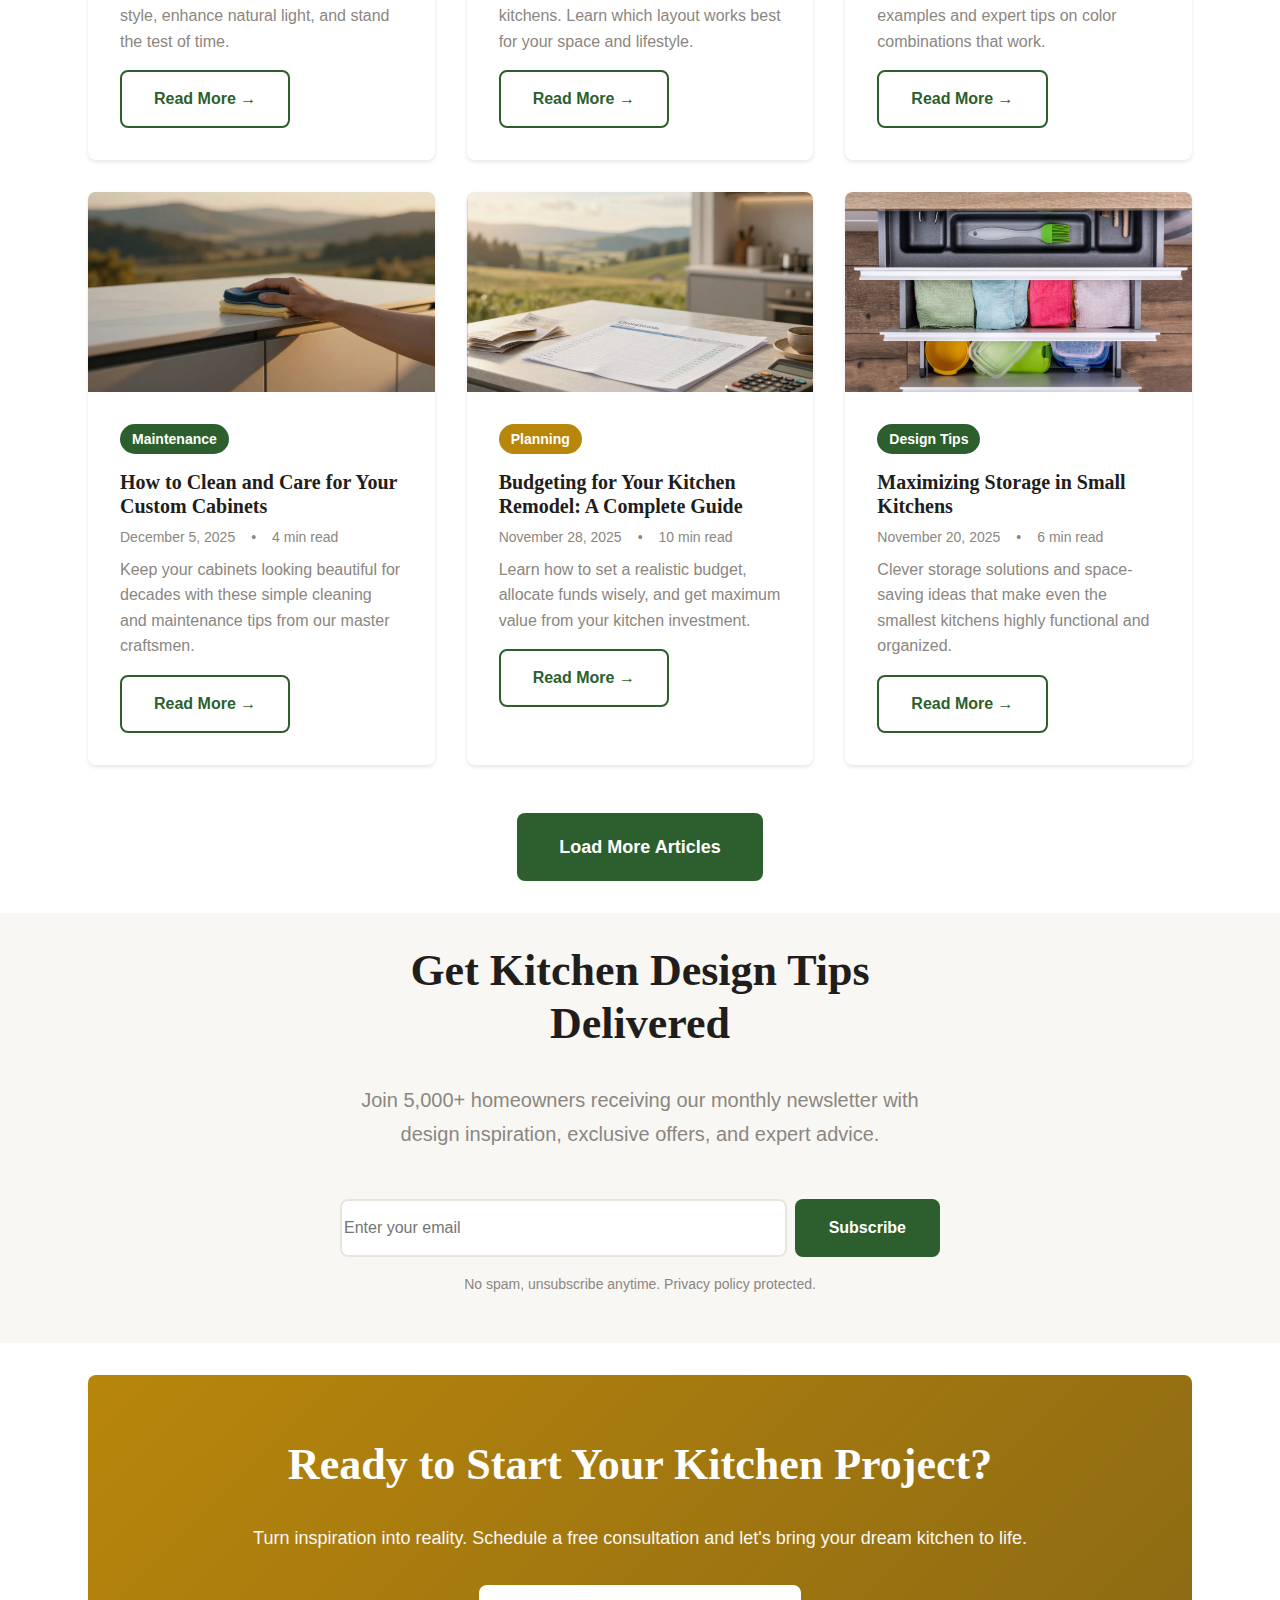
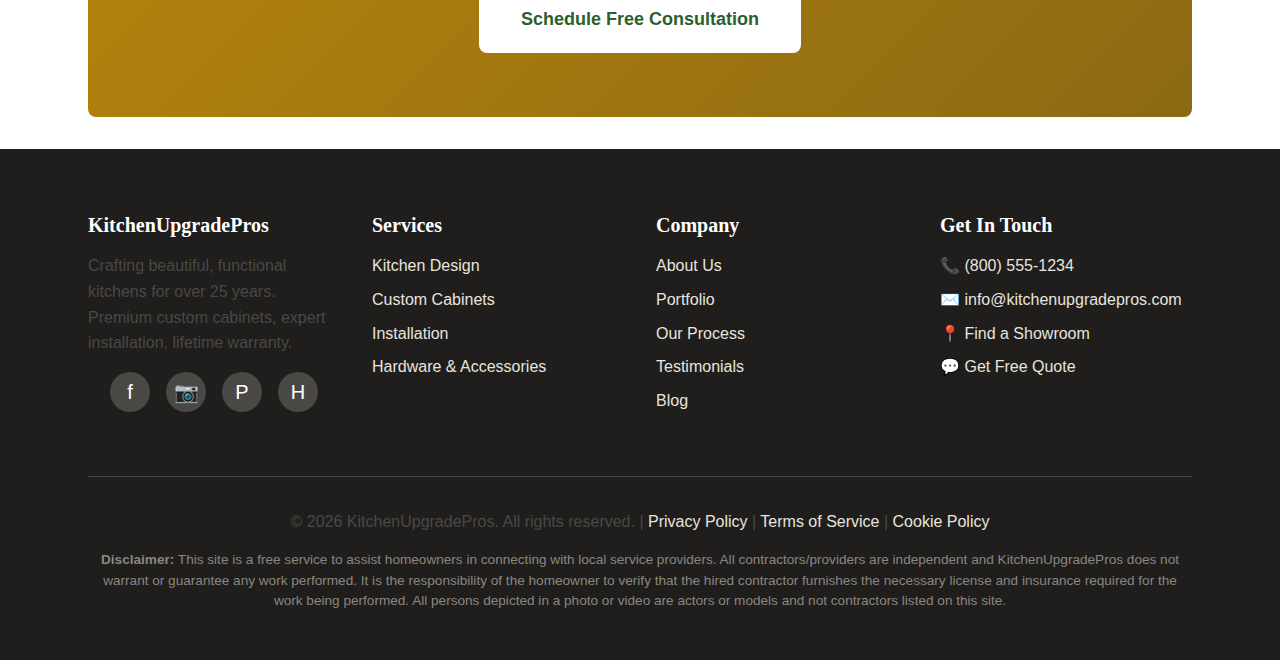
<file: blog.html>
<!DOCTYPE html>
<html lang="en">
  <head>
    <meta charset="UTF-8" />
    <meta name="viewport" content="width=device-width, initial-scale=1.0" />

    <title>
      Kitchen Design Blog | Tips, Trends & Inspiration | KitchenUpgradePros
    </title>
    <meta
      name="description"
      content="Expert kitchen design tips, remodeling advice, trend reports, and maintenance guides. Learn from professionals with 25+ years of experience."
    />
    <meta
      name="keywords"
      content="kitchen design blog, remodeling tips, kitchen trends, cabinet care, renovation advice"
    />

    <link rel="stylesheet" href="css/style.css" />
  </head>
  <body class="page-blog">
    <header class="header">
      <nav class="nav container">
        <a href="index.html" class="logo">
          <div class="logo-icon">KUP</div>
          <span>KitchenUpgradePros</span>
        </a>

        <ul class="nav-menu">
          <li><a href="index.html" class="nav-link">Home</a></li>
          <li><a href="about.html" class="nav-link">About</a></li>
          <li><a href="services.html" class="nav-link">Services</a></li>
          <li><a href="portfolio.html" class="nav-link">Portfolio</a></li>
          <li><a href="process.html" class="nav-link">Our Process</a></li>
          <li><a href="pricing.html" class="nav-link">Pricing</a></li>
          <li><a href="blog.html" class="nav-link">Blog</a></li>
          <li>
            <a href="contact.html" class="btn btn-primary header-quote-btn"
              >Get Free Quote</a
            >
          </li>
        </ul>

        <button class="nav-toggle">☰</button>
      </nav>

      <div class="mobile-menu">
        <a href="index.html" class="nav-link">Home</a>
        <a href="about.html" class="nav-link">About</a>
        <a href="services.html" class="nav-link">Services</a>
        <a href="portfolio.html" class="nav-link">Portfolio</a>
        <a href="process.html" class="nav-link">Our Process</a>
        <a href="pricing.html" class="nav-link">Pricing</a>
        <a href="testimonials.html" class="nav-link">Testimonials</a>
        <a href="faq.html" class="nav-link">FAQ</a>
        <a href="blog.html" class="nav-link">Blog</a>
        <a href="contact.html" class="nav-link">Contact</a>
      </div>
    </header>

    <section class="hero blog-hero">
      <div class="container">
        <div class="hero-content">
          <h1>Kitchen Design Blog</h1>
          <p class="lead">
            Expert advice, inspiration, and tips from our team of professional
            kitchen designers and craftspeople. Learn how to create your dream
            kitchen.
          </p>
        </div>
      </div>
    </section>

    <!-- ========== FEATURED POST ========== -->
    <section class="section">
      <div class="container">
        <div class="badge badge-secondary mb-2">Featured Article</div>
        <div class="grid grid-2 blog-featured-grid">
          <div>
            <h2>2026 Kitchen Design Trends: What's Hot This Year</h2>
            <div class="blog-meta">
              <span>📅 January 5, 2026</span>
              <span>•</span>
              <span>👤 Jennifer Chen</span>
              <span>•</span>
              <span>⏱️ 8 min read</span>
            </div>
            <p class="mt-3">
              Discover the hottest kitchen design trends for 2026, from two-tone
              cabinets and statement islands to smart storage solutions and
              sustainable materials. Our lead designer shares insights from the
              latest industry shows and real client projects.
            </p>
            <a href="#" class="btn btn-primary mt-2">Read Full Article →</a>
          </div>
          <div>
            <div
              class="card-image blog-featured-image"
              style="
                background-image: url('./assets/images/new-design-2026.jpeg');
              "
            ></div>
          </div>
        </div>
      </div>
    </section>

    <!-- ========== BLOG CATEGORIES ========== -->
    <section class="section blog-categories-section">
      <div class="container">
        <div class="blog-filters">
          <button class="btn btn-primary active" data-filter="all">
            All Posts
          </button>
          <button class="btn btn-outline" data-filter="design">
            Design Tips
          </button>
          <button class="btn btn-outline" data-filter="trends">Trends</button>
          <button class="btn btn-outline" data-filter="maintenance">
            Maintenance
          </button>
          <button class="btn btn-outline" data-filter="planning">
            Planning
          </button>
        </div>
      </div>
    </section>

    <!-- ========== BLOG GRID ========== -->
    <section class="section blog-grid-section">
      <div class="container">
        <div class="grid grid-3">
          <!-- Article 1 -->
          <article class="blog-card" data-category="design">
            <div
              class="blog-image"
              style="background-image: url('./assets/images/blog1.jpeg')"
            ></div>
            <div class="blog-content">
              <div class="badge">Design Tips</div>
              <h3 class="blog-title">
                How to Choose the Perfect Cabinet Color
              </h3>
              <div class="blog-meta">
                <span>December 20, 2025</span>
                <span>•</span>
                <span>5 min read</span>
              </div>
              <p class="blog-excerpt">
                Expert guidance on selecting cabinet colors that complement your
                home's style, enhance natural light, and stand the test of time.
              </p>
              <a href="#" class="btn btn-outline">Read More →</a>
            </div>
          </article>

          <!-- Article 2 -->
          <article class="blog-card" data-category="planning">
            <div
              class="blog-image"
              style="background-image: url('./assets/images/blog2.jpeg')"
            ></div>
            <div class="blog-content">
              <div class="badge badge-secondary">Planning</div>
              <h3 class="blog-title">
                Kitchen Layout 101: Finding Your Perfect Design
              </h3>
              <div class="blog-meta">
                <span>December 15, 2025</span>
                <span>•</span>
                <span>7 min read</span>
              </div>
              <p class="blog-excerpt">
                Understand the pros and cons of L-shaped, U-shaped, galley, and
                island kitchens. Learn which layout works best for your space
                and lifestyle.
              </p>
              <a href="#" class="btn btn-outline">Read More →</a>
            </div>
          </article>

          <!-- Article 3 -->
          <article class="blog-card" data-category="trends">
            <div
              class="blog-image"
              style="background-image: url('./assets/images/blog3.jpeg')"
            ></div>
            <div class="blog-content">
              <div class="badge">Trends</div>
              <h3 class="blog-title">
                Two-Tone Cabinets: A Modern Design Statement
              </h3>
              <div class="blog-meta">
                <span>December 10, 2025</span>
                <span>•</span>
                <span>6 min read</span>
              </div>
              <p class="blog-excerpt">
                Explore the growing trend of two-tone kitchen cabinets with
                stunning examples and expert tips on color combinations that
                work.
              </p>
              <a href="#" class="btn btn-outline">Read More →</a>
            </div>
          </article>

          <!-- Article 4 -->
          <article class="blog-card" data-category="maintenance">
            <div
              class="blog-image"
              style="background-image: url('./assets/images/blog4.jpeg')"
            ></div>
            <div class="blog-content">
              <div class="badge">Maintenance</div>
              <h3 class="blog-title">
                How to Clean and Care for Your Custom Cabinets
              </h3>
              <div class="blog-meta">
                <span>December 5, 2025</span>
                <span>•</span>
                <span>4 min read</span>
              </div>
              <p class="blog-excerpt">
                Keep your cabinets looking beautiful for decades with these
                simple cleaning and maintenance tips from our master craftsmen.
              </p>
              <a href="#" class="btn btn-outline">Read More →</a>
            </div>
          </article>

          <!-- Article 5 -->
          <article class="blog-card" data-category="planning">
            <div
              class="blog-image"
              style="background-image: url('./assets/images/blog5.jpeg')"
            ></div>
            <div class="blog-content">
              <div class="badge badge-secondary">Planning</div>
              <h3 class="blog-title">
                Budgeting for Your Kitchen Remodel: A Complete Guide
              </h3>
              <div class="blog-meta">
                <span>November 28, 2025</span>
                <span>•</span>
                <span>10 min read</span>
              </div>
              <p class="blog-excerpt">
                Learn how to set a realistic budget, allocate funds wisely, and
                get maximum value from your kitchen investment.
              </p>
              <a href="#" class="btn btn-outline">Read More →</a>
            </div>
          </article>

          <!-- Article 6 -->
          <article class="blog-card" data-category="design">
            <div
              class="blog-image"
              style="background-image: url('./assets/images/blog6.jpg')"
            ></div>
            <div class="blog-content">
              <div class="badge">Design Tips</div>
              <h3 class="blog-title">Maximizing Storage in Small Kitchens</h3>
              <div class="blog-meta">
                <span>November 20, 2025</span>
                <span>•</span>
                <span>6 min read</span>
              </div>
              <p class="blog-excerpt">
                Clever storage solutions and space-saving ideas that make even
                the smallest kitchens highly functional and organized.
              </p>
              <a href="#" class="btn btn-outline">Read More →</a>
            </div>
          </article>
        </div>

        <div class="text-center mt-4">
          <button class="btn btn-primary btn-lg">Load More Articles</button>
        </div>
      </div>
    </section>

    <!-- ========== NEWSLETTER SIGNUP ========== -->
    <section class="section blog-newsletter-section">
      <div class="container">
        <div class="blog-newsletter">
          <h2>Get Kitchen Design Tips Delivered</h2>
          <p class="lead">
            Join 5,000+ homeowners receiving our monthly newsletter with design
            inspiration, exclusive offers, and expert advice.
          </p>

          <form class="blog-newsletter-form">
            <input
              type="email"
              class="form-input"
              placeholder="Enter your email"
              style="flex: 1"
              required
            />
            <button type="submit" class="btn btn-primary">Subscribe</button>
          </form>

          <p class="blog-newsletter-note">
            No spam, unsubscribe anytime. Privacy policy protected.
          </p>
        </div>
      </div>
    </section>

    <!-- ========== CTA ========== -->
    <section class="section">
      <div class="container">
        <div class="cta-section">
          <h2>Ready to Start Your Kitchen Project?</h2>
          <p>
            Turn inspiration into reality. Schedule a free consultation and
            let's bring your dream kitchen to life.
          </p>
          <a href="contact.html" class="btn btn-white btn-lg"
            >Schedule Free Consultation</a
          >
        </div>
      </div>
    </section>

    <footer class="footer">
      <div class="container">
        <div class="footer-grid">
          <div class="footer-section">
            <h3>KitchenUpgradePros</h3>
            <p>
              Crafting beautiful, functional kitchens for over 25 years. Premium
              custom cabinets, expert installation, lifetime warranty.
            </p>
            <div class="footer-social">
              <a href="#" class="social-link" aria-label="Facebook">f</a>
              <a href="#" class="social-link" aria-label="Instagram">📷</a>
              <a href="#" class="social-link" aria-label="Pinterest">P</a>
              <a href="#" class="social-link" aria-label="Houzz">H</a>
            </div>
          </div>

          <div class="footer-section">
            <h3>Services</h3>
            <div class="footer-links">
              <a href="services.html#design" class="footer-link"
                >Kitchen Design</a
              >
              <a href="services.html#manufacturing" class="footer-link"
                >Custom Cabinets</a
              >
              <a href="services.html#installation" class="footer-link"
                >Installation</a
              >
              <a href="services.html#hardware" class="footer-link"
                >Hardware & Accessories</a
              >
            </div>
          </div>

          <div class="footer-section">
            <h3>Company</h3>
            <div class="footer-links">
              <a href="about.html" class="footer-link">About Us</a>
              <a href="portfolio.html" class="footer-link">Portfolio</a>
              <a href="process.html" class="footer-link">Our Process</a>
              <a href="testimonials.html" class="footer-link">Testimonials</a>
              <a href="blog.html" class="footer-link">Blog</a>
            </div>
          </div>

          <div class="footer-section">
            <h3>Get In Touch</h3>
            <div class="footer-links">
              <a href="tel:+18005551234" class="footer-link"
                >📞 (800) 555-1234</a
              >
              <a href="mailto:info@kitchenupgradepros.com" class="footer-link"
                >✉️ info@kitchenupgradepros.com</a
              >
              <a href="contact.html" class="footer-link">📍 Find a Showroom</a>
              <a href="pricing.html" class="footer-link">💬 Get Free Quote</a>
            </div>
          </div>
        </div>

        <div class="footer-bottom">
          <p>
            &copy; 2026 KitchenUpgradePros. All rights reserved. |
            <a href="privacy.html" class="footer-link">Privacy Policy</a> |
            <a href="terms.html" class="footer-link">Terms of Service</a> |
            <a href="cookie.html" class="footer-link">Cookie Policy</a>
          </p>
          <p
            style="
              margin-top: 0.75rem;
              font-size: 0.85rem;
              color: var(--color-gray);
              line-height: 1.5;
            "
          >
            <strong>Disclaimer:</strong> This site is a free service to assist
            homeowners in connecting with local service providers. All
            contractors/providers are independent and KitchenUpgradePros does
            not warrant or guarantee any work performed. It is the
            responsibility of the homeowner to verify that the hired contractor
            furnishes the necessary license and insurance required for the work
            being performed. All persons depicted in a photo or video are actors
            or models and not contractors listed on this site.
          </p>
        </div>
      </div>
    </footer>

    <script src="js/main.js"></script>
  </body>
</html>
</file>
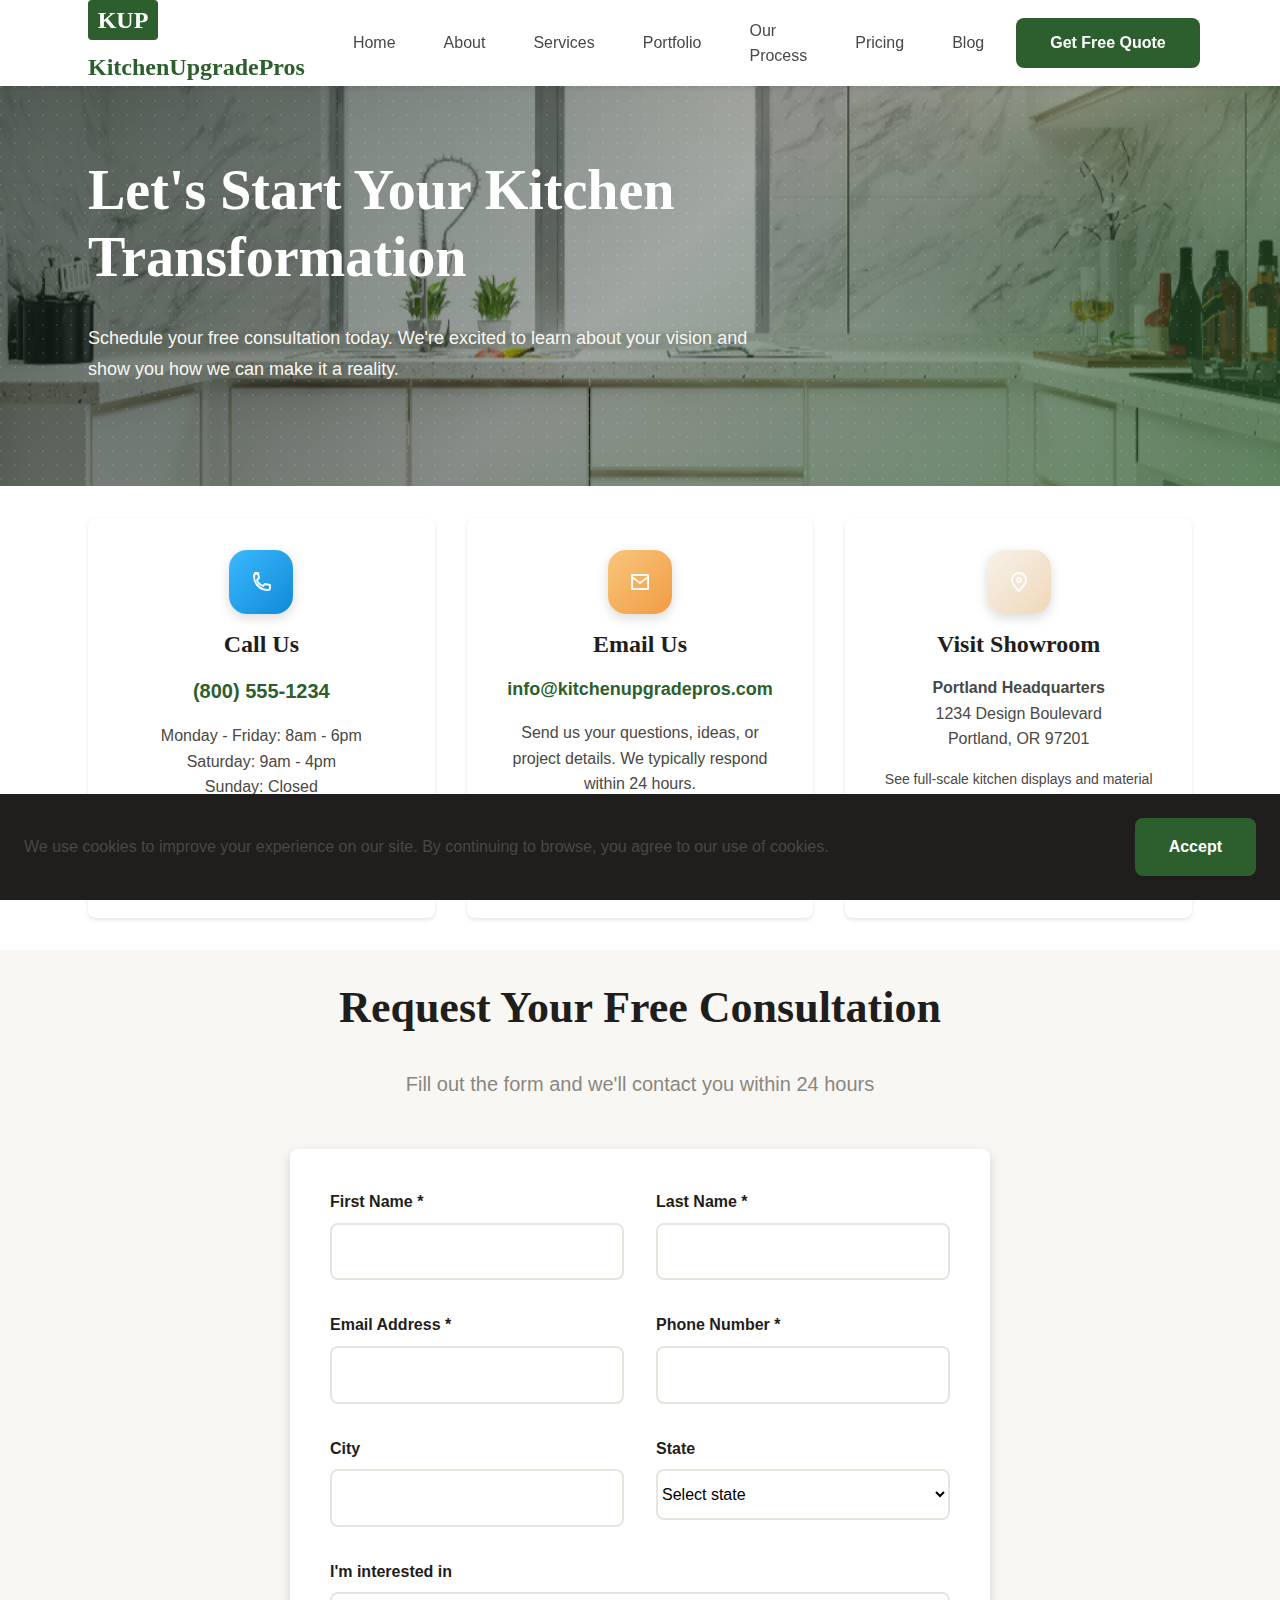
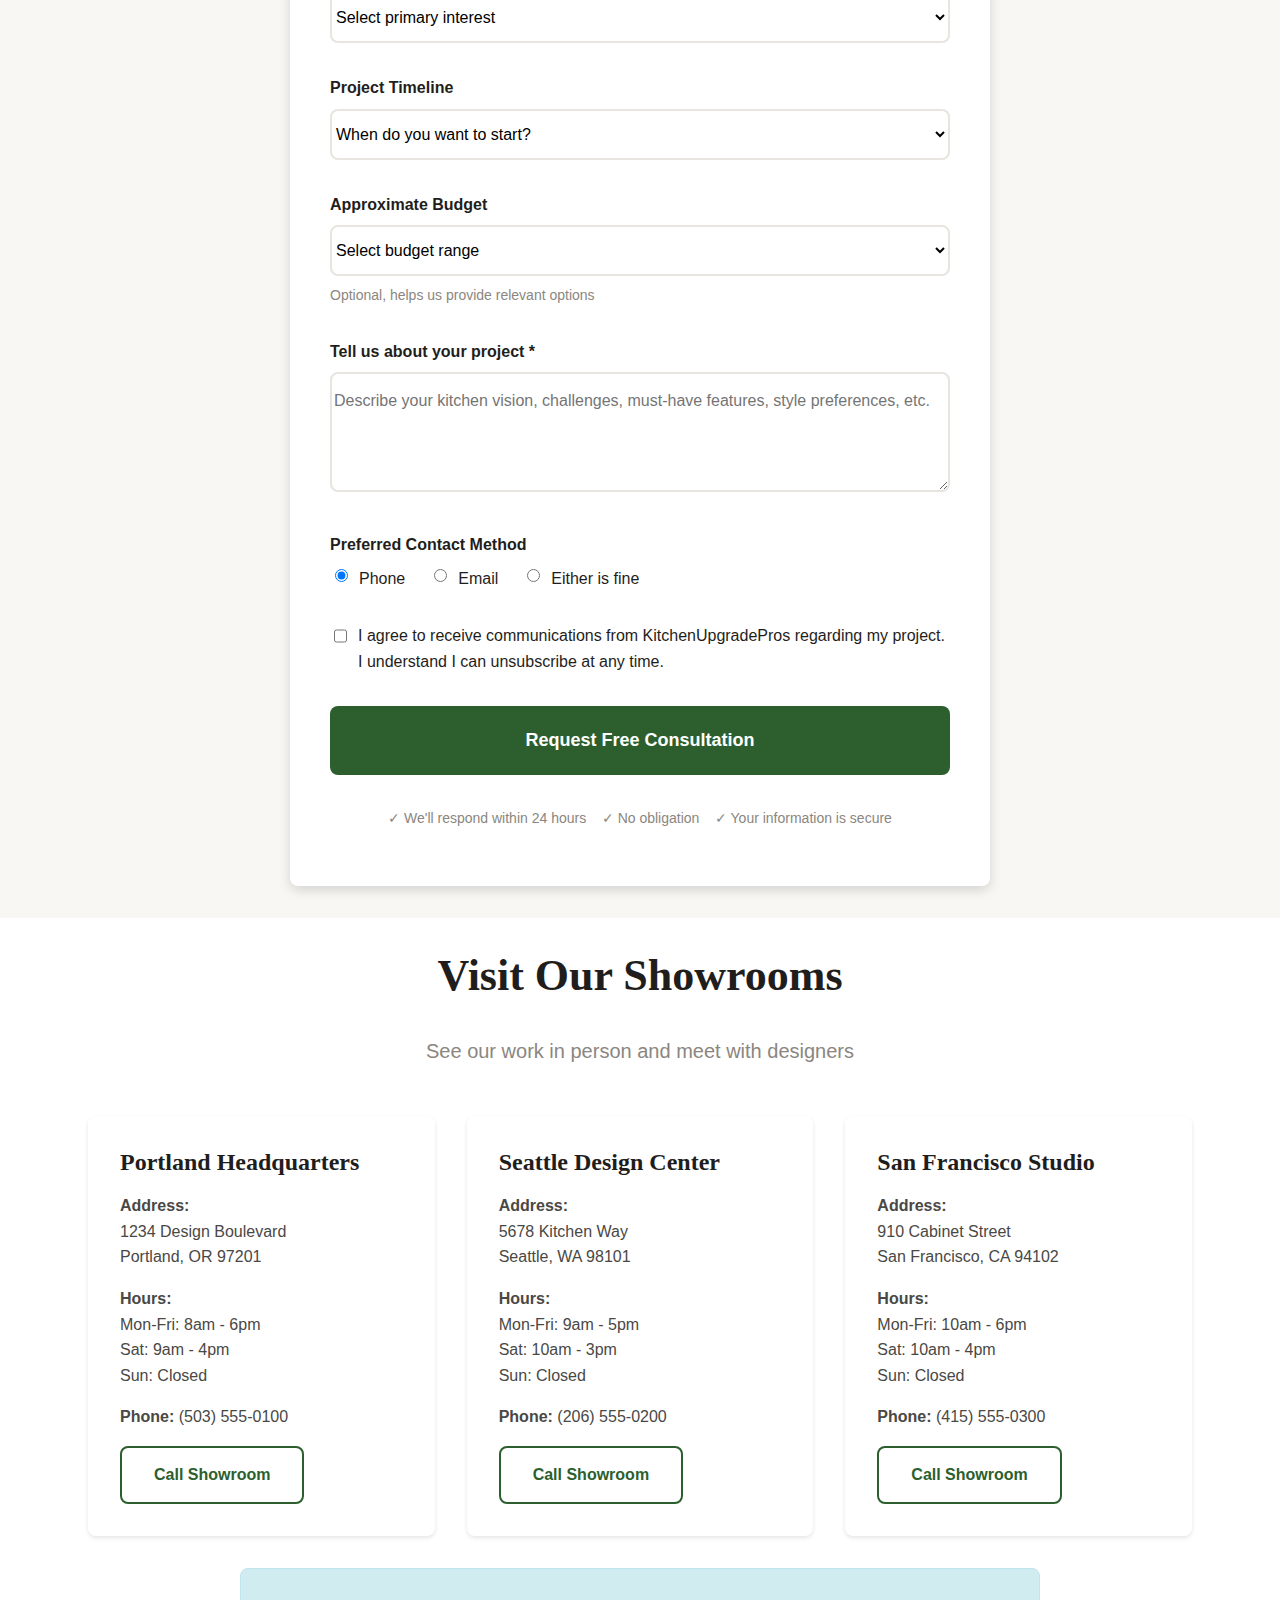
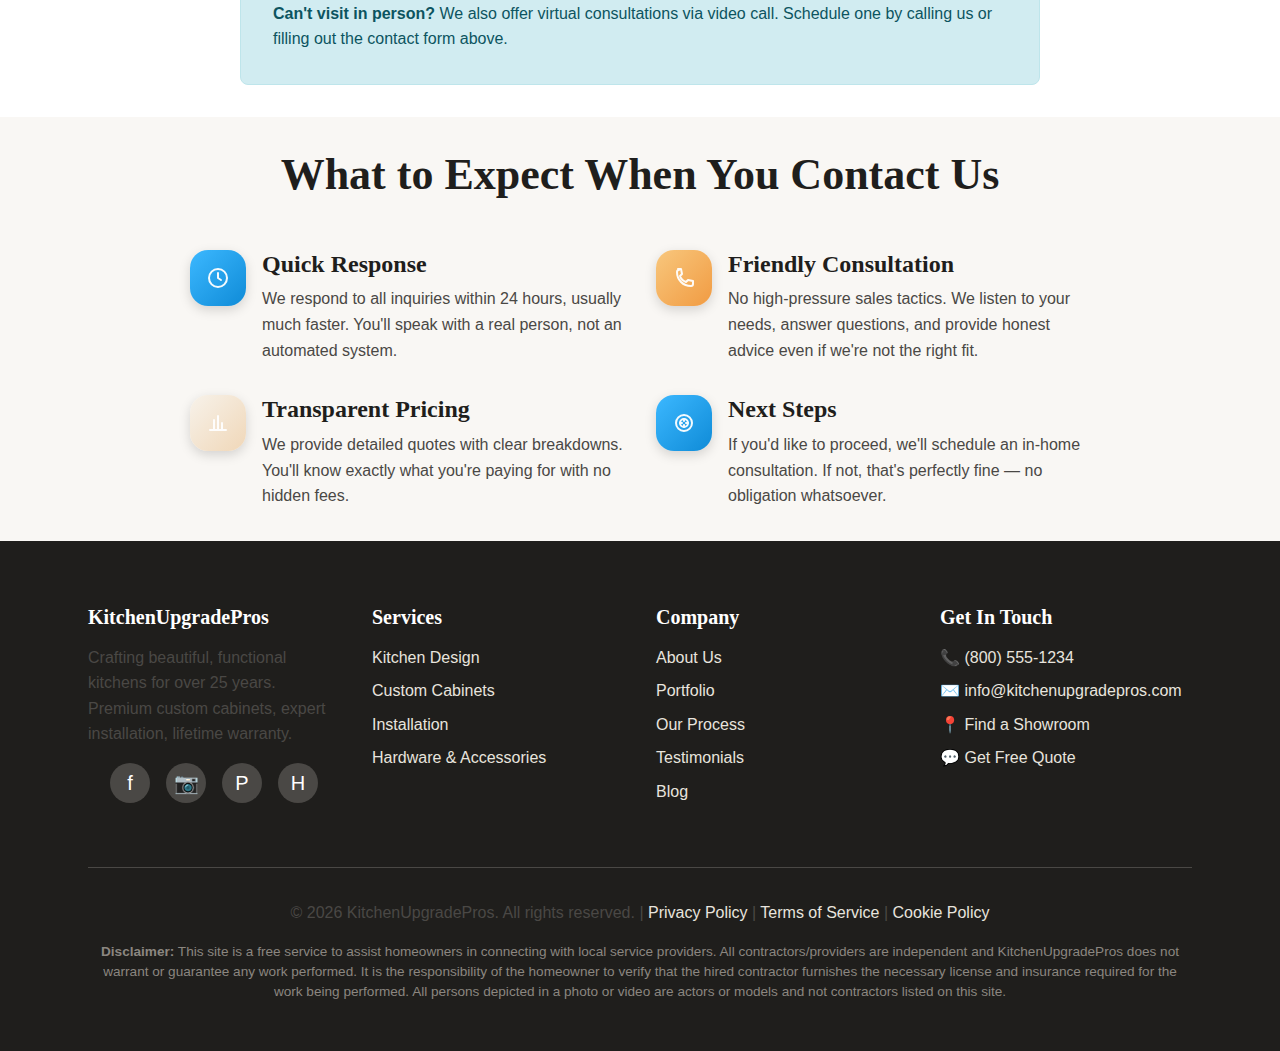
<file: contact.html>
<!DOCTYPE html>
<html lang="en">
  <head>
    <meta charset="UTF-8" />
    <meta name="viewport" content="width=device-width, initial-scale=1.0" />

    <title>
      Contact Us | Get Free Kitchen Design Consultation | KitchenUpgradePros
    </title>
    <meta
      name="description"
      content="Contact KitchenUpgradePros for a free consultation. Call (800) 555-1234, visit our showrooms, or request a quote online. We're here to help with your dream kitchen."
    />
    <meta
      name="keywords"
      content="contact custom kitchen, kitchen consultation, cabinet showroom, get quote, kitchen design appointment"
    />

    <link rel="stylesheet" href="css/style.css" />
  </head>
  <body>
    <header class="header">
      <nav class="nav container">
        <a href="index.html" class="logo">
          <div class="logo-icon">KUP</div>
          <span>KitchenUpgradePros</span>
        </a>

        <ul class="nav-menu">
          <li><a href="index.html" class="nav-link">Home</a></li>
          <li><a href="about.html" class="nav-link">About</a></li>
          <li><a href="services.html" class="nav-link">Services</a></li>
          <li><a href="portfolio.html" class="nav-link">Portfolio</a></li>
          <li><a href="process.html" class="nav-link">Our Process</a></li>
          <li><a href="pricing.html" class="nav-link">Pricing</a></li>
          <li><a href="blog.html" class="nav-link">Blog</a></li>
          <li>
            <a href="contact.html" class="btn btn-primary header-quote-btn"
              >Get Free Quote</a
            >
          </li>
        </ul>

        <button class="nav-toggle">☰</button>
      </nav>

      <div class="mobile-menu">
        <a href="index.html" class="nav-link">Home</a>
        <a href="about.html" class="nav-link">About</a>
        <a href="services.html" class="nav-link">Services</a>
        <a href="portfolio.html" class="nav-link">Portfolio</a>
        <a href="process.html" class="nav-link">Our Process</a>
        <a href="pricing.html" class="nav-link">Pricing</a>
        <a href="testimonials.html" class="nav-link">Testimonials</a>
        <a href="faq.html" class="nav-link">FAQ</a>
        <a href="blog.html" class="nav-link">Blog</a>
        <a href="contact.html" class="nav-link">Contact</a>
      </div>
    </header>

    <section class="hero" style="min-height: 400px">
      <div class="container">
        <div class="hero-content">
          <h1>Let's Start Your Kitchen Transformation</h1>
          <p class="lead">
            Schedule your free consultation today. We're excited to learn about
            your vision and show you how we can make it a reality.
          </p>
        </div>
      </div>
    </section>

    <!-- ========== CONTACT OPTIONS ========== -->
    <section class="section">
      <div class="container">
        <div class="grid grid-3">
          <div class="card text-center">
            <div class="card-content">
              <div class="card-icon" data-icon="phone" data-tone="blue"></div>
              <h3>Call Us</h3>
              <p
                style="
                  font-size: 1.25rem;
                  font-weight: 700;
                  color: var(--color-primary);
                  margin: 1rem 0;
                "
              >
                (800) 555-1234
              </p>
              <p style="margin-bottom: 1rem">
                Monday - Friday: 8am - 6pm<br />
                Saturday: 9am - 4pm<br />
                Sunday: Closed
              </p>
              <a href="tel:+18005551234" class="btn btn-primary">Call Now</a>
            </div>
          </div>

          <div class="card text-center">
            <div class="card-content">
              <div class="card-icon" data-icon="mail" data-tone="amber"></div>
              <h3>Email Us</h3>
              <p
                style="
                  font-size: 1.125rem;
                  font-weight: 600;
                  color: var(--color-primary);
                  margin: 1rem 0;
                "
              >
                info@kitchenupgradepros.com
              </p>
              <p style="margin-bottom: 1rem">
                Send us your questions, ideas, or project details. We typically
                respond within 24 hours.
              </p>
              <a
                href="mailto:info@kitchenupgradepros.com"
                class="btn btn-primary"
                >Send Email</a
              >
            </div>
          </div>

          <div class="card text-center">
            <div class="card-content">
              <div class="card-icon" data-icon="pin" data-tone="sand"></div>
              <h3>Visit Showroom</h3>
              <p style="margin: 1rem 0">
                <strong>Portland Headquarters</strong><br />
                1234 Design Boulevard<br />
                Portland, OR 97201
              </p>
              <p style="margin-bottom: 1rem; font-size: 0.875rem">
                See full-scale kitchen displays and material samples
              </p>
              <a href="#locations" class="btn btn-primary">Find Location</a>
            </div>
          </div>
        </div>
      </div>
    </section>

    <!-- ========== CONTACT FORM ========== -->
    <section class="section" style="background-color: var(--color-off-white)">
      <div class="container">
        <div class="text-center mb-4">
          <h2>Request Your Free Consultation</h2>
          <p class="lead">
            Fill out the form and we'll contact you within 24 hours
          </p>
        </div>

        <form
          style="
            max-width: 700px;
            margin: 0 auto;
            background: white;
            padding: 2.5rem;
            border-radius: var(--border-radius);
            box-shadow: var(--shadow-md);
          "
        >
          <div class="grid grid-2">
            <div class="form-group">
              <label class="form-label" for="first-name">First Name *</label>
              <input type="text" id="first-name" class="form-input" required />
              <div class="form-error"></div>
            </div>

            <div class="form-group">
              <label class="form-label" for="last-name">Last Name *</label>
              <input type="text" id="last-name" class="form-input" required />
              <div class="form-error"></div>
            </div>
          </div>

          <div class="grid grid-2">
            <div class="form-group">
              <label class="form-label" for="email">Email Address *</label>
              <input type="email" id="email" class="form-input" required />
              <div class="form-error"></div>
            </div>

            <div class="form-group">
              <label class="form-label" for="phone">Phone Number *</label>
              <input type="tel" id="phone" class="form-input" required />
              <div class="form-error"></div>
            </div>
          </div>

          <div class="grid grid-2">
            <div class="form-group">
              <label class="form-label" for="city">City</label>
              <input type="text" id="city" class="form-input" />
            </div>

            <div class="form-group">
              <label class="form-label" for="state">State</label>
              <select id="state" class="form-select">
                <option value="">Select state</option>
                <option value="AL">Alabama</option>
                <option value="AK">Alaska</option>
                <option value="AZ">Arizona</option>
                <option value="AR">Arkansas</option>
                <option value="CA">California</option>
                <option value="CO">Colorado</option>
                <option value="CT">Connecticut</option>
                <option value="DE">Delaware</option>
                <option value="FL">Florida</option>
                <option value="GA">Georgia</option>
                <option value="HI">Hawaii</option>
                <option value="ID">Idaho</option>
                <option value="IL">Illinois</option>
                <option value="IN">Indiana</option>
                <option value="IA">Iowa</option>
                <option value="KS">Kansas</option>
                <option value="KY">Kentucky</option>
                <option value="LA">Louisiana</option>
                <option value="ME">Maine</option>
                <option value="MD">Maryland</option>
                <option value="MA">Massachusetts</option>
                <option value="MI">Michigan</option>
                <option value="MN">Minnesota</option>
                <option value="MS">Mississippi</option>
                <option value="MO">Missouri</option>
                <option value="MT">Montana</option>
                <option value="NE">Nebraska</option>
                <option value="NV">Nevada</option>
                <option value="NH">New Hampshire</option>
                <option value="NJ">New Jersey</option>
                <option value="NM">New Mexico</option>
                <option value="NY">New York</option>
                <option value="NC">North Carolina</option>
                <option value="ND">North Dakota</option>
                <option value="OH">Ohio</option>
                <option value="OK">Oklahoma</option>
                <option value="OR">Oregon</option>
                <option value="PA">Pennsylvania</option>
                <option value="RI">Rhode Island</option>
                <option value="SC">South Carolina</option>
                <option value="SD">South Dakota</option>
                <option value="TN">Tennessee</option>
                <option value="TX">Texas</option>
                <option value="UT">Utah</option>
                <option value="VT">Vermont</option>
                <option value="VA">Virginia</option>
                <option value="WA">Washington</option>
                <option value="WV">West Virginia</option>
                <option value="WI">Wisconsin</option>
                <option value="WY">Wyoming</option>
              </select>
            </div>
          </div>

          <div class="form-group">
            <label class="form-label" for="interest">I'm interested in</label>
            <select id="interest" class="form-select">
              <option value="">Select primary interest</option>
              <option value="full-remodel">Complete Kitchen Remodel</option>
              <option value="cabinets">Cabinet Replacement Only</option>
              <option value="countertops">Countertops</option>
              <option value="consultation">Just Exploring Options</option>
              <option value="other">Other</option>
            </select>
          </div>

          <div class="form-group">
            <label class="form-label" for="timeline">Project Timeline</label>
            <select id="timeline" class="form-select">
              <option value="">When do you want to start?</option>
              <option value="asap">As soon as possible</option>
              <option value="1-3">1-3 months</option>
              <option value="3-6">3-6 months</option>
              <option value="6+">6+ months (planning ahead)</option>
              <option value="unsure">Not sure yet</option>
            </select>
          </div>

          <div class="form-group">
            <label class="form-label" for="budget">Approximate Budget</label>
            <select id="budget" class="form-select">
              <option value="">Select budget range</option>
              <option value="under-15k">Under $15,000</option>
              <option value="15-25k">$15,000 - $25,000</option>
              <option value="25-40k">$25,000 - $40,000</option>
              <option value="40-60k">$40,000 - $60,000</option>
              <option value="60k+">$60,000+</option>
              <option value="unsure">Not sure yet</option>
            </select>
            <div class="form-hint">
              Optional, helps us provide relevant options
            </div>
          </div>

          <div class="form-group">
            <label class="form-label" for="message"
              >Tell us about your project *</label
            >
            <textarea
              id="message"
              class="form-textarea"
              placeholder="Describe your kitchen vision, challenges, must-have features, style preferences, etc."
              required
            ></textarea>
            <div class="form-error"></div>
          </div>

          <div class="form-group">
            <label class="form-label">Preferred Contact Method</label>
            <div style="display: flex; gap: 1.5rem; flex-wrap: wrap">
              <div class="form-check">
                <input
                  type="radio"
                  name="contact-method"
                  id="contact-phone"
                  value="phone"
                  checked
                />
                <label for="contact-phone">Phone</label>
              </div>
              <div class="form-check">
                <input
                  type="radio"
                  name="contact-method"
                  id="contact-email"
                  value="email"
                />
                <label for="contact-email">Email</label>
              </div>
              <div class="form-check">
                <input
                  type="radio"
                  name="contact-method"
                  id="contact-either"
                  value="either"
                />
                <label for="contact-either">Either is fine</label>
              </div>
            </div>
          </div>

          <div class="form-group">
            <div class="form-check">
              <input type="checkbox" id="consent" required />
              <label for="consent" style="font-weight: normal">
                I agree to receive communications from KitchenUpgradePros
                regarding my project. I understand I can unsubscribe at any
                time.
              </label>
            </div>
            <div class="form-error"></div>
          </div>

          <button type="submit" class="btn btn-primary btn-lg btn-block">
            Request Free Consultation
          </button>

          <p
            class="text-center mt-3"
            style="font-size: 0.875rem; color: var(--color-gray)"
          >
            ✓ We'll respond within 24 hours &nbsp;&nbsp; ✓ No obligation
            &nbsp;&nbsp; ✓ Your information is secure
          </p>
        </form>
      </div>
    </section>

    <!-- ========== SHOWROOM LOCATIONS ========== -->
    <section id="locations" class="section">
      <div class="container">
        <div class="text-center mb-4">
          <h2>Visit Our Showrooms</h2>
          <p class="lead">See our work in person and meet with designers</p>
        </div>

        <div class="grid grid-3">
          <div class="card">
            <div class="card-content">
              <h3>Portland Headquarters</h3>
              <p>
                <strong>Address:</strong><br />
                1234 Design Boulevard<br />
                Portland, OR 97201
              </p>
              <p>
                <strong>Hours:</strong><br />
                Mon-Fri: 8am - 6pm<br />
                Sat: 9am - 4pm<br />
                Sun: Closed
              </p>
              <p><strong>Phone:</strong> (503) 555-0100</p>
              <a href="tel:+15035550100" class="btn btn-outline"
                >Call Showroom</a
              >
            </div>
          </div>

          <div class="card">
            <div class="card-content">
              <h3>Seattle Design Center</h3>
              <p>
                <strong>Address:</strong><br />
                5678 Kitchen Way<br />
                Seattle, WA 98101
              </p>
              <p>
                <strong>Hours:</strong><br />
                Mon-Fri: 9am - 5pm<br />
                Sat: 10am - 3pm<br />
                Sun: Closed
              </p>
              <p><strong>Phone:</strong> (206) 555-0200</p>
              <a href="tel:+12065550200" class="btn btn-outline"
                >Call Showroom</a
              >
            </div>
          </div>

          <div class="card">
            <div class="card-content">
              <h3>San Francisco Studio</h3>
              <p>
                <strong>Address:</strong><br />
                910 Cabinet Street<br />
                San Francisco, CA 94102
              </p>
              <p>
                <strong>Hours:</strong><br />
                Mon-Fri: 10am - 6pm<br />
                Sat: 10am - 4pm<br />
                Sun: Closed
              </p>
              <p><strong>Phone:</strong> (415) 555-0300</p>
              <a href="tel:+14155550300" class="btn btn-outline"
                >Call Showroom</a
              >
            </div>
          </div>
        </div>

        <div
          class="alert alert-info mt-4"
          style="max-width: 800px; margin: 2rem auto 0"
        >
          <strong>Can't visit in person?</strong> We also offer virtual
          consultations via video call. Schedule one by calling us or filling
          out the contact form above.
        </div>
      </div>
    </section>

    <!-- ========== WHAT TO EXPECT ========== -->
    <section class="section" style="background-color: var(--color-off-white)">
      <div class="container">
        <div class="text-center mb-4">
          <h2>What to Expect When You Contact Us</h2>
        </div>

        <div class="grid grid-2" style="max-width: 900px; margin: 0 auto">
          <div class="feature-item">
            <div class="feature-icon" data-icon="clock" data-tone="blue"></div>
            <div class="feature-content">
              <h3>Quick Response</h3>
              <p style="margin: 0">
                We respond to all inquiries within 24 hours, usually much
                faster. You'll speak with a real person, not an automated
                system.
              </p>
            </div>
          </div>

          <div class="feature-item">
            <div class="feature-icon" data-icon="phone" data-tone="amber"></div>
            <div class="feature-content">
              <h3>Friendly Consultation</h3>
              <p style="margin: 0">
                No high-pressure sales tactics. We listen to your needs, answer
                questions, and provide honest advice even if we're not the right
                fit.
              </p>
            </div>
          </div>

          <div class="feature-item">
            <div class="feature-icon" data-icon="chart" data-tone="sand"></div>
            <div class="feature-content">
              <h3>Transparent Pricing</h3>
              <p style="margin: 0">
                We provide detailed quotes with clear breakdowns. You'll know
                exactly what you're paying for with no hidden fees.
              </p>
            </div>
          </div>

          <div class="feature-item">
            <div class="feature-icon" data-icon="target" data-tone="blue"></div>
            <div class="feature-content">
              <h3>Next Steps</h3>
              <p style="margin: 0">
                If you'd like to proceed, we'll schedule an in-home
                consultation. If not, that's perfectly fine — no obligation
                whatsoever.
              </p>
            </div>
          </div>
        </div>
      </div>
    </section>

    <footer class="footer">
      <div class="container">
        <div class="footer-grid">
          <div class="footer-section">
            <h3>KitchenUpgradePros</h3>
            <p>
              Crafting beautiful, functional kitchens for over 25 years. Premium
              custom cabinets, expert installation, lifetime warranty.
            </p>
            <div class="footer-social">
              <a href="#" class="social-link" aria-label="Facebook">f</a>
              <a href="#" class="social-link" aria-label="Instagram">📷</a>
              <a href="#" class="social-link" aria-label="Pinterest">P</a>
              <a href="#" class="social-link" aria-label="Houzz">H</a>
            </div>
          </div>

          <div class="footer-section">
            <h3>Services</h3>
            <div class="footer-links">
              <a href="services.html#design" class="footer-link"
                >Kitchen Design</a
              >
              <a href="services.html#manufacturing" class="footer-link"
                >Custom Cabinets</a
              >
              <a href="services.html#installation" class="footer-link"
                >Installation</a
              >
              <a href="services.html#hardware" class="footer-link"
                >Hardware & Accessories</a
              >
            </div>
          </div>

          <div class="footer-section">
            <h3>Company</h3>
            <div class="footer-links">
              <a href="about.html" class="footer-link">About Us</a>
              <a href="portfolio.html" class="footer-link">Portfolio</a>
              <a href="process.html" class="footer-link">Our Process</a>
              <a href="testimonials.html" class="footer-link">Testimonials</a>
              <a href="blog.html" class="footer-link">Blog</a>
            </div>
          </div>

          <div class="footer-section">
            <h3>Get In Touch</h3>
            <div class="footer-links">
              <a href="tel:+18005551234" class="footer-link"
                >📞 (800) 555-1234</a
              >
              <a href="mailto:info@kitchenupgradepros.com" class="footer-link"
                >✉️ info@kitchenupgradepros.com</a
              >
              <a href="contact.html" class="footer-link">📍 Find a Showroom</a>
              <a href="pricing.html" class="footer-link">💬 Get Free Quote</a>
            </div>
          </div>
        </div>

        <div class="footer-bottom">
          <p>
            &copy; 2026 KitchenUpgradePros. All rights reserved. |
            <a href="privacy.html" class="footer-link">Privacy Policy</a> |
            <a href="terms.html" class="footer-link">Terms of Service</a> |
            <a href="cookie.html" class="footer-link">Cookie Policy</a>
          </p>
          <p
            style="
              margin-top: 0.75rem;
              font-size: 0.85rem;
              color: var(--color-gray);
              line-height: 1.5;
            "
          >
            <strong>Disclaimer:</strong> This site is a free service to assist
            homeowners in connecting with local service providers. All
            contractors/providers are independent and KitchenUpgradePros does
            not warrant or guarantee any work performed. It is the
            responsibility of the homeowner to verify that the hired contractor
            furnishes the necessary license and insurance required for the work
            being performed. All persons depicted in a photo or video are actors
            or models and not contractors listed on this site.
          </p>
        </div>
      </div>
    </footer>

    <script src="js/main.js"></script>
  </body>
</html>
</file>
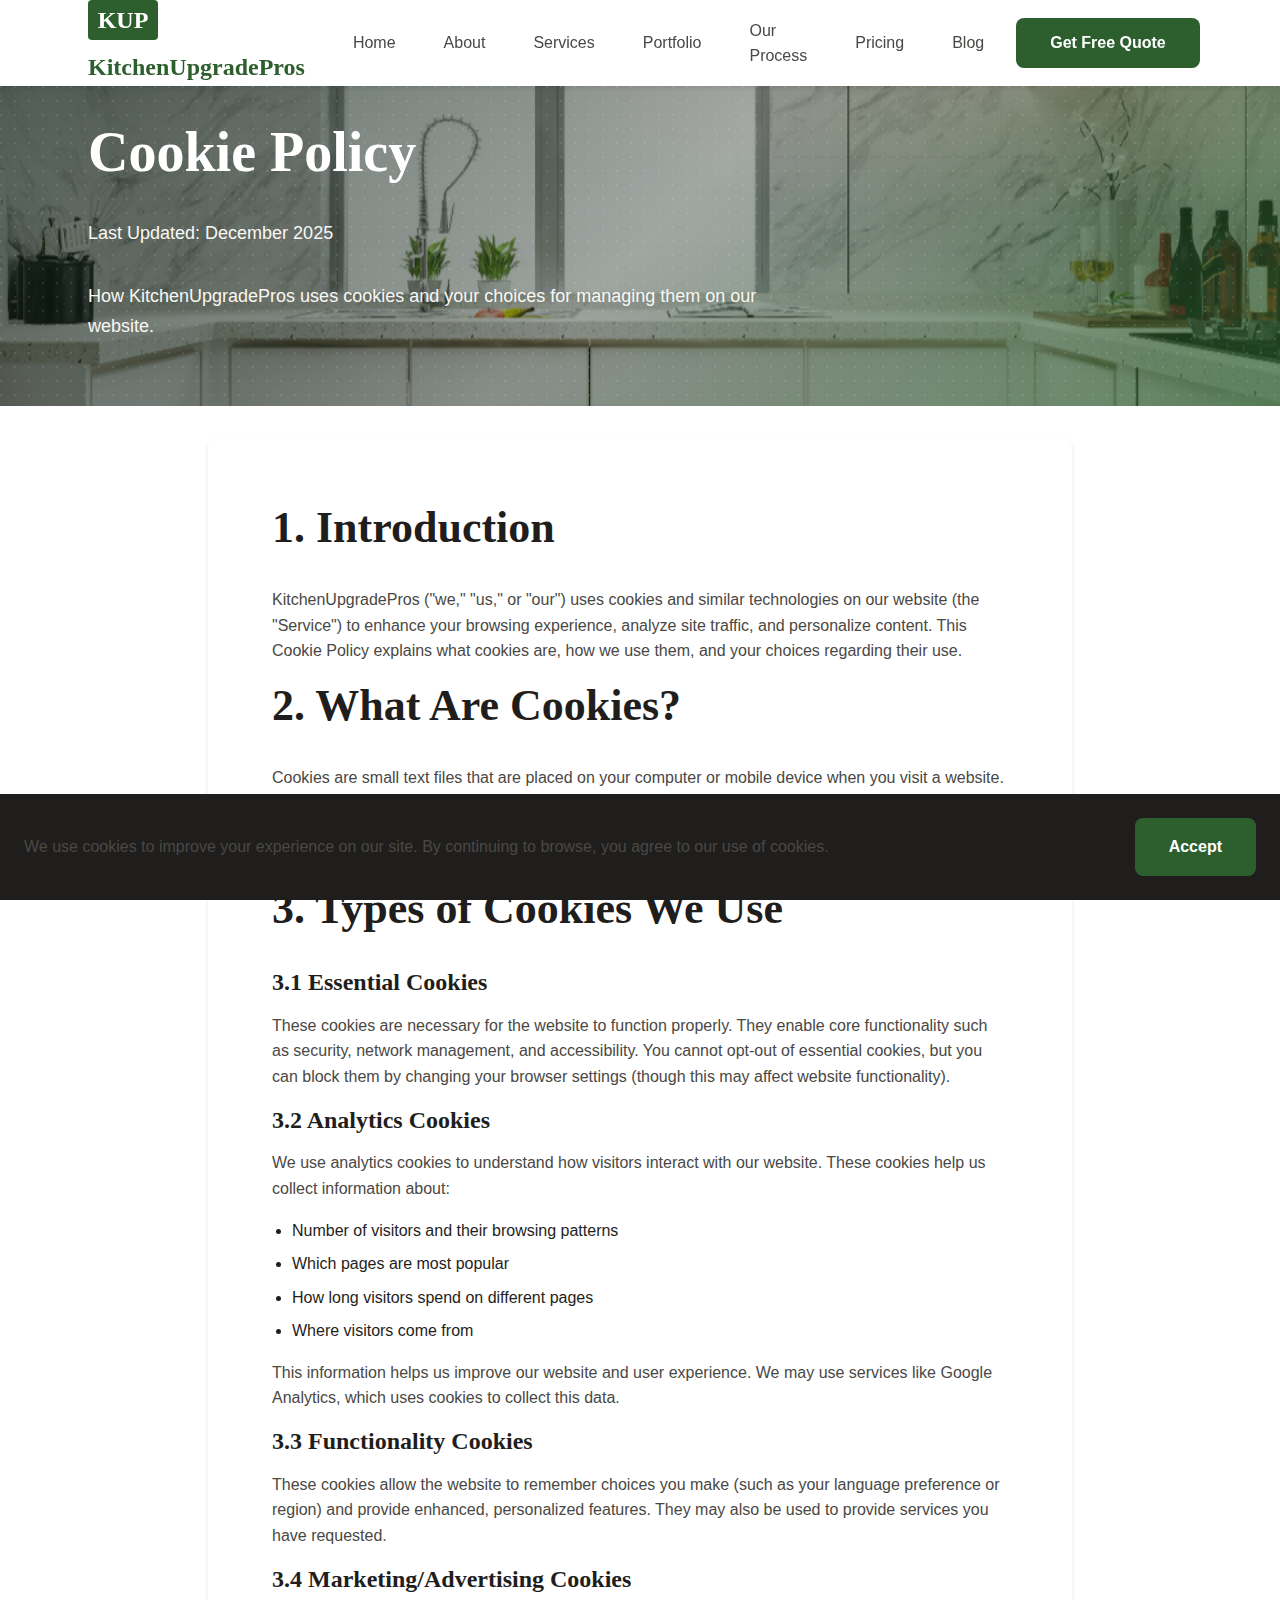
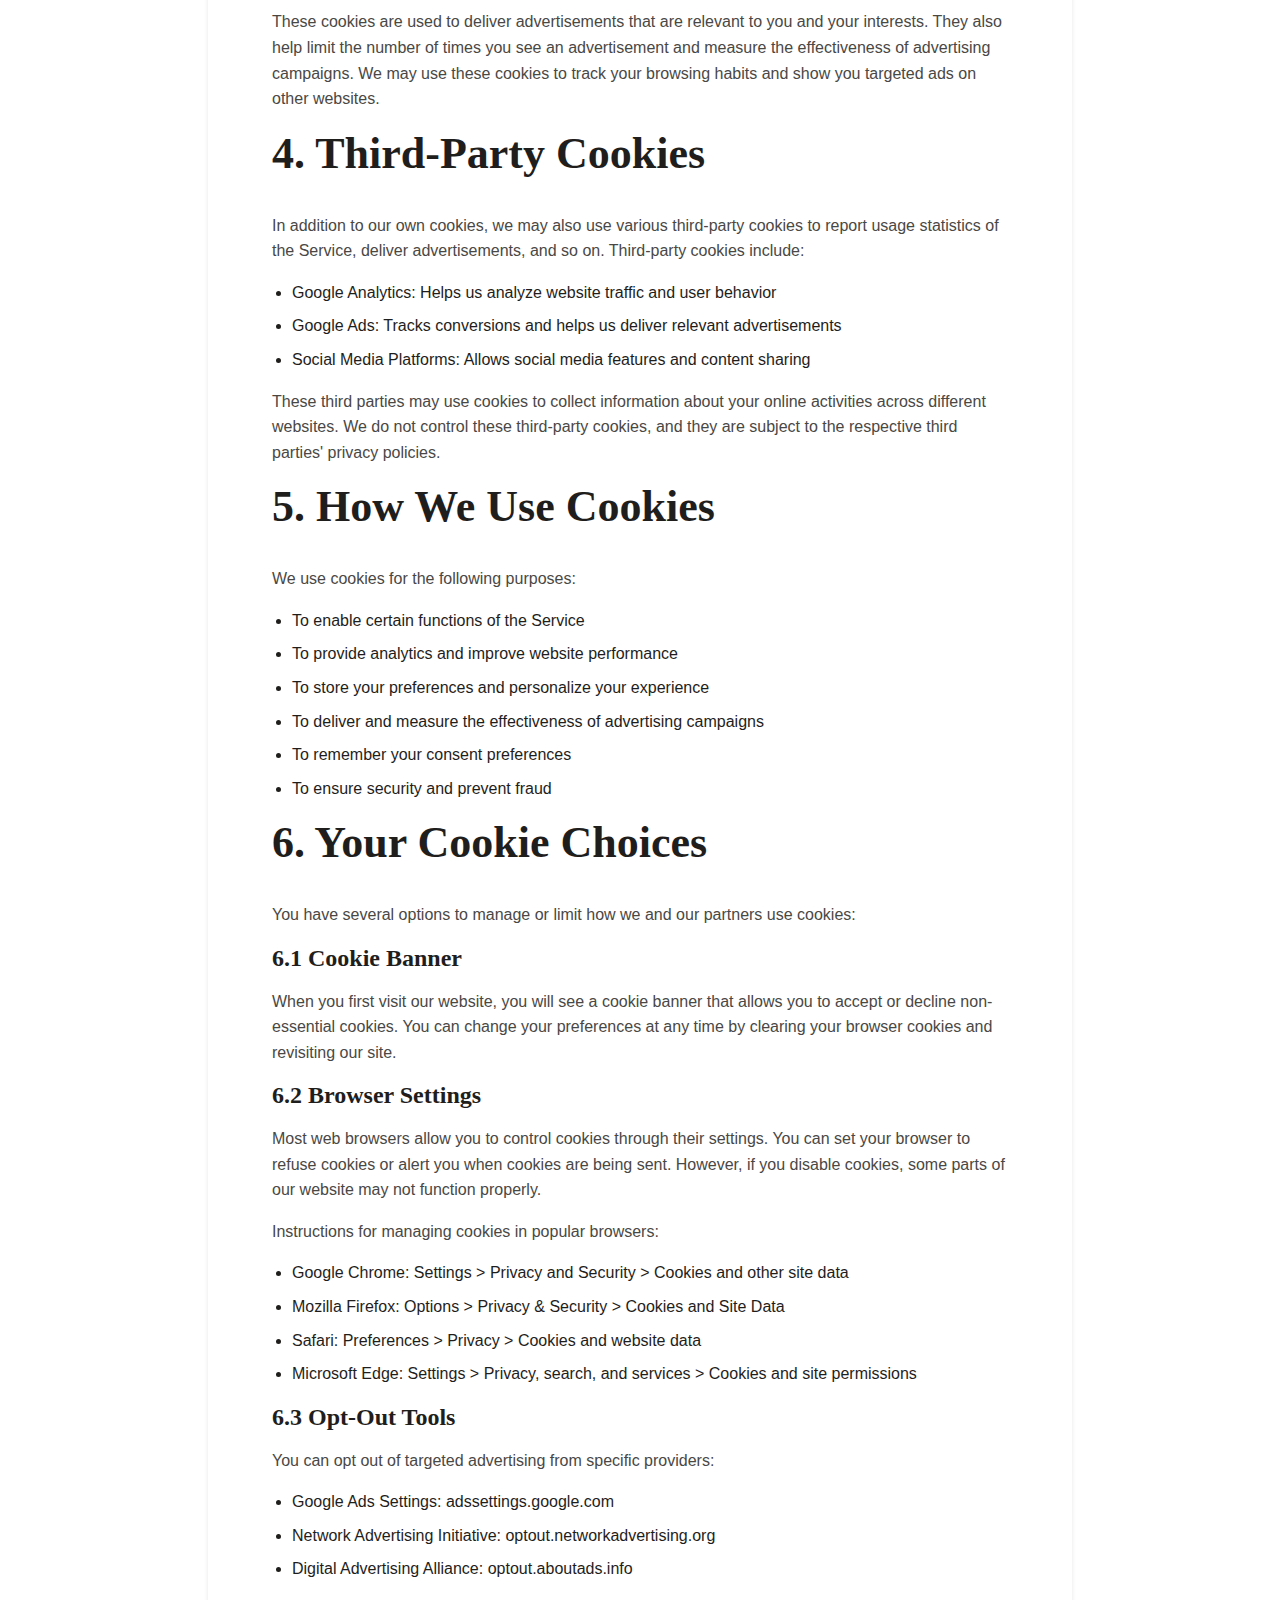
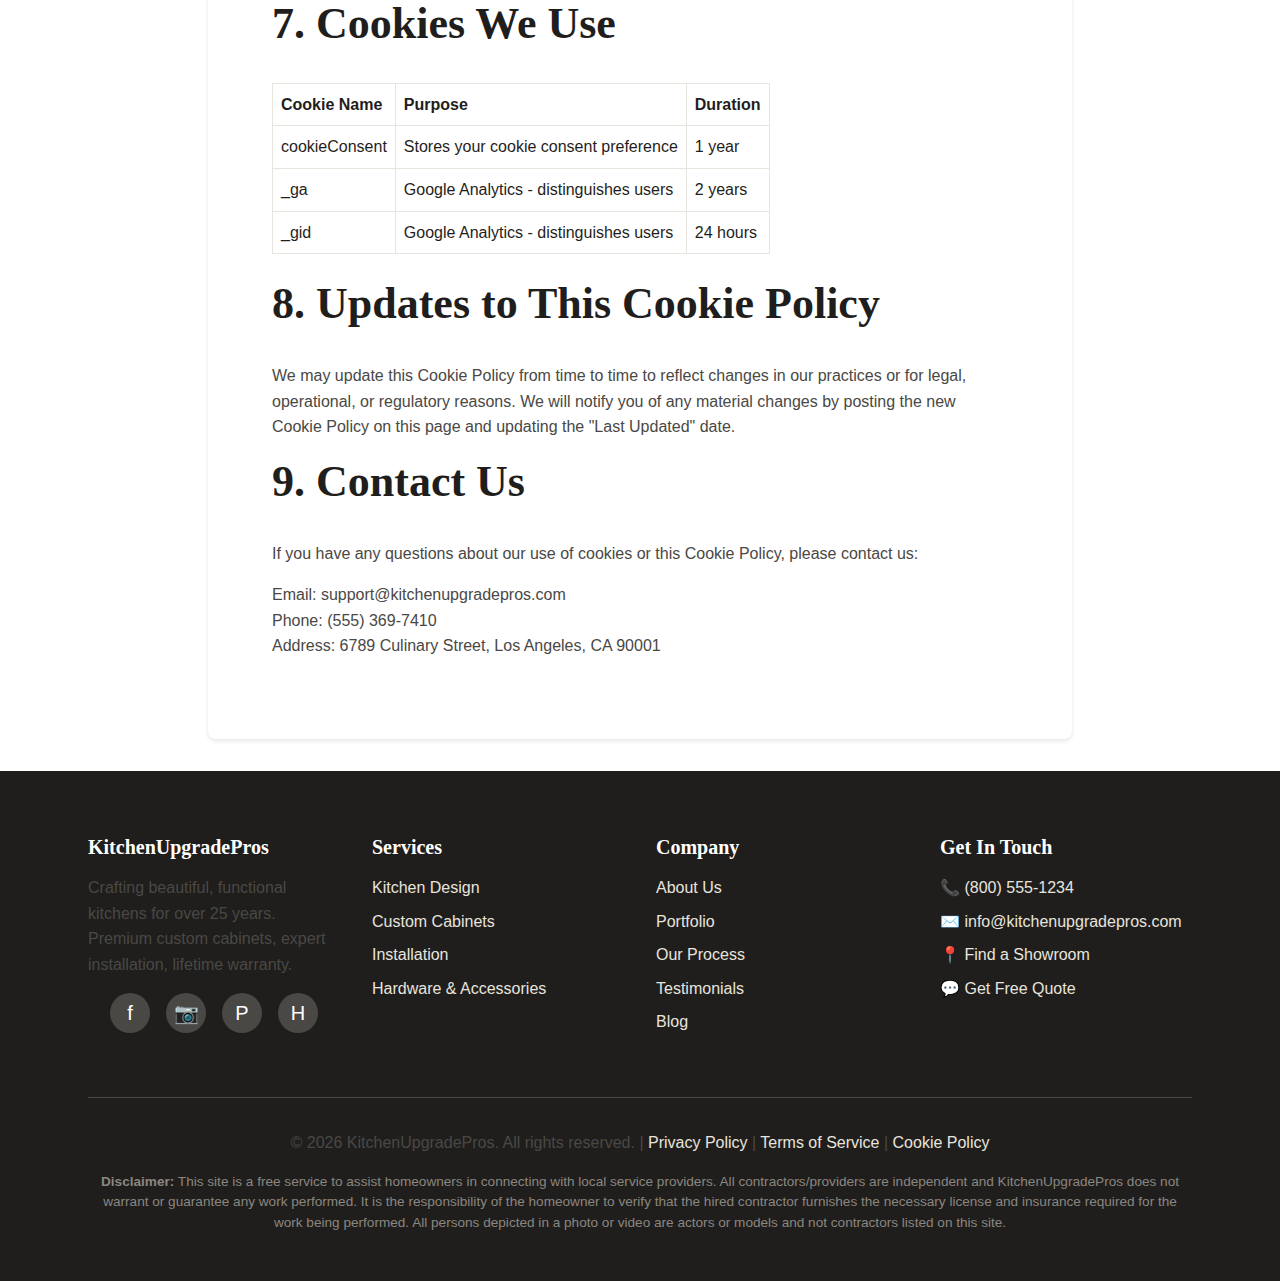
<file: cookie.html>
<!DOCTYPE html>
<html lang="en">
  <head>
    <meta charset="UTF-8" />
    <meta name="viewport" content="width=device-width, initial-scale=1.0" />

    <title>Cookie Policy | KitchenUpgradePros</title>
    <meta
      name="description"
      content="Learn how KitchenUpgradePros uses cookies and similar technologies, what types we use, and how you can manage your preferences."
    />

    <link rel="stylesheet" href="css/style.css" />
  </head>
  <body>
    <header class="header">
      <nav class="nav container">
        <a href="index.html" class="logo">
          <div class="logo-icon">KUP</div>
          <span>KitchenUpgradePros</span>
        </a>

        <ul class="nav-menu">
          <li><a href="index.html" class="nav-link">Home</a></li>
          <li><a href="about.html" class="nav-link">About</a></li>
          <li><a href="services.html" class="nav-link">Services</a></li>
          <li><a href="portfolio.html" class="nav-link">Portfolio</a></li>
          <li><a href="process.html" class="nav-link">Our Process</a></li>
          <li><a href="pricing.html" class="nav-link">Pricing</a></li>
          <li><a href="blog.html" class="nav-link">Blog</a></li>
          <li>
            <a href="contact.html" class="btn btn-primary header-quote-btn"
              >Get Free Quote</a
            >
          </li>
        </ul>

        <button class="nav-toggle" aria-label="Toggle navigation">☰</button>
      </nav>

      <div class="mobile-menu">
        <a href="index.html" class="nav-link">Home</a>
        <a href="about.html" class="nav-link">About</a>
        <a href="services.html" class="nav-link">Services</a>
        <a href="portfolio.html" class="nav-link">Portfolio</a>
        <a href="process.html" class="nav-link">Our Process</a>
        <a href="pricing.html" class="nav-link">Pricing</a>
        <a href="testimonials.html" class="nav-link">Testimonials</a>
        <a href="faq.html" class="nav-link">FAQ</a>
        <a href="blog.html" class="nav-link">Blog</a>
        <a href="privacy.html" class="nav-link">Privacy</a>
        <a href="terms.html" class="nav-link">Terms</a>
        <a href="contact.html" class="nav-link">Contact</a>
      </div>
    </header>

    <section class="hero" style="min-height: 320px">
      <div class="container">
        <div class="hero-content">
          <h1>Cookie Policy</h1>
          <p class="lead">Last Updated: December 2025</p>
          <p class="lead" style="max-width: 820px">
            How KitchenUpgradePros uses cookies and your choices for managing
            them on our website.
          </p>
        </div>
      </div>
    </section>

    <section class="section">
      <div class="container" style="max-width: 960px">
        <div class="card" style="padding: 2rem">
          <div class="card-content">
            <h2>1. Introduction</h2>
            <p>
              KitchenUpgradePros ("we," "us," or "our") uses cookies and similar
              technologies on our website (the "Service") to enhance your
              browsing experience, analyze site traffic, and personalize
              content. This Cookie Policy explains what cookies are, how we use
              them, and your choices regarding their use.
            </p>

            <h2>2. What Are Cookies?</h2>
            <p>
              Cookies are small text files that are placed on your computer or
              mobile device when you visit a website. They are widely used to
              make websites work more efficiently and provide information to
              website owners. Cookies can be "persistent" (remaining on your
              device until deleted or expired) or "session" cookies (deleted
              when you close your browser).
            </p>

            <h2>3. Types of Cookies We Use</h2>
            <h3>3.1 Essential Cookies</h3>
            <p>
              These cookies are necessary for the website to function properly.
              They enable core functionality such as security, network
              management, and accessibility. You cannot opt-out of essential
              cookies, but you can block them by changing your browser settings
              (though this may affect website functionality).
            </p>

            <h3>3.2 Analytics Cookies</h3>
            <p>
              We use analytics cookies to understand how visitors interact with
              our website. These cookies help us collect information about:
            </p>
            <ul style="padding-left: 1.25rem; margin-bottom: 1rem">
              <li>Number of visitors and their browsing patterns</li>
              <li>Which pages are most popular</li>
              <li>How long visitors spend on different pages</li>
              <li>Where visitors come from</li>
            </ul>
            <p>
              This information helps us improve our website and user experience.
              We may use services like Google Analytics, which uses cookies to
              collect this data.
            </p>

            <h3>3.3 Functionality Cookies</h3>
            <p>
              These cookies allow the website to remember choices you make (such
              as your language preference or region) and provide enhanced,
              personalized features. They may also be used to provide services
              you have requested.
            </p>

            <h3>3.4 Marketing/Advertising Cookies</h3>
            <p>
              These cookies are used to deliver advertisements that are relevant
              to you and your interests. They also help limit the number of
              times you see an advertisement and measure the effectiveness of
              advertising campaigns. We may use these cookies to track your
              browsing habits and show you targeted ads on other websites.
            </p>

            <h2>4. Third-Party Cookies</h2>
            <p>
              In addition to our own cookies, we may also use various
              third-party cookies to report usage statistics of the Service,
              deliver advertisements, and so on. Third-party cookies include:
            </p>
            <ul style="padding-left: 1.25rem; margin-bottom: 1rem">
              <li>
                Google Analytics: Helps us analyze website traffic and user
                behavior
              </li>
              <li>
                Google Ads: Tracks conversions and helps us deliver relevant
                advertisements
              </li>
              <li>
                Social Media Platforms: Allows social media features and content
                sharing
              </li>
            </ul>
            <p>
              These third parties may use cookies to collect information about
              your online activities across different websites. We do not
              control these third-party cookies, and they are subject to the
              respective third parties' privacy policies.
            </p>

            <h2>5. How We Use Cookies</h2>
            <p>We use cookies for the following purposes:</p>
            <ul style="padding-left: 1.25rem; margin-bottom: 1rem">
              <li>To enable certain functions of the Service</li>
              <li>To provide analytics and improve website performance</li>
              <li>To store your preferences and personalize your experience</li>
              <li>
                To deliver and measure the effectiveness of advertising
                campaigns
              </li>
              <li>To remember your consent preferences</li>
              <li>To ensure security and prevent fraud</li>
            </ul>

            <h2>6. Your Cookie Choices</h2>
            <p>
              You have several options to manage or limit how we and our
              partners use cookies:
            </p>

            <h3>6.1 Cookie Banner</h3>
            <p>
              When you first visit our website, you will see a cookie banner
              that allows you to accept or decline non-essential cookies. You
              can change your preferences at any time by clearing your browser
              cookies and revisiting our site.
            </p>

            <h3>6.2 Browser Settings</h3>
            <p>
              Most web browsers allow you to control cookies through their
              settings. You can set your browser to refuse cookies or alert you
              when cookies are being sent. However, if you disable cookies, some
              parts of our website may not function properly.
            </p>
            <p>Instructions for managing cookies in popular browsers:</p>
            <ul style="padding-left: 1.25rem; margin-bottom: 1rem">
              <li>
                Google Chrome: Settings > Privacy and Security > Cookies and
                other site data
              </li>
              <li>
                Mozilla Firefox: Options > Privacy & Security > Cookies and Site
                Data
              </li>
              <li>Safari: Preferences > Privacy > Cookies and website data</li>
              <li>
                Microsoft Edge: Settings > Privacy, search, and services >
                Cookies and site permissions
              </li>
            </ul>

            <h3>6.3 Opt-Out Tools</h3>
            <p>
              You can opt out of targeted advertising from specific providers:
            </p>
            <ul style="padding-left: 1.25rem; margin-bottom: 1rem">
              <li>Google Ads Settings: adssettings.google.com</li>
              <li>
                Network Advertising Initiative: optout.networkadvertising.org
              </li>
              <li>Digital Advertising Alliance: optout.aboutads.info</li>
            </ul>

            <h2>7. Cookies We Use</h2>
            <table
              style="
                width: 100%;
                border-collapse: collapse;
                margin-bottom: 1.5rem;
              "
            >
              <thead>
                <tr>
                  <th
                    style="
                      text-align: left;
                      padding: 0.5rem;
                      border-bottom: 1px solid var(--color-light-gray);
                    "
                  >
                    Cookie Name
                  </th>
                  <th
                    style="
                      text-align: left;
                      padding: 0.5rem;
                      border-bottom: 1px solid var(--color-light-gray);
                    "
                  >
                    Purpose
                  </th>
                  <th
                    style="
                      text-align: left;
                      padding: 0.5rem;
                      border-bottom: 1px solid var(--color-light-gray);
                    "
                  >
                    Duration
                  </th>
                </tr>
              </thead>
              <tbody>
                <tr>
                  <td
                    style="
                      padding: 0.5rem;
                      border-bottom: 1px solid var(--color-light-gray);
                    "
                  >
                    cookieConsent
                  </td>
                  <td
                    style="
                      padding: 0.5rem;
                      border-bottom: 1px solid var(--color-light-gray);
                    "
                  >
                    Stores your cookie consent preference
                  </td>
                  <td
                    style="
                      padding: 0.5rem;
                      border-bottom: 1px solid var(--color-light-gray);
                    "
                  >
                    1 year
                  </td>
                </tr>
                <tr>
                  <td
                    style="
                      padding: 0.5rem;
                      border-bottom: 1px solid var(--color-light-gray);
                    "
                  >
                    _ga
                  </td>
                  <td
                    style="
                      padding: 0.5rem;
                      border-bottom: 1px solid var(--color-light-gray);
                    "
                  >
                    Google Analytics - distinguishes users
                  </td>
                  <td
                    style="
                      padding: 0.5rem;
                      border-bottom: 1px solid var(--color-light-gray);
                    "
                  >
                    2 years
                  </td>
                </tr>
                <tr>
                  <td
                    style="
                      padding: 0.5rem;
                      border-bottom: 1px solid var(--color-light-gray);
                    "
                  >
                    _gid
                  </td>
                  <td
                    style="
                      padding: 0.5rem;
                      border-bottom: 1px solid var(--color-light-gray);
                    "
                  >
                    Google Analytics - distinguishes users
                  </td>
                  <td
                    style="
                      padding: 0.5rem;
                      border-bottom: 1px solid var(--color-light-gray);
                    "
                  >
                    24 hours
                  </td>
                </tr>
              </tbody>
            </table>

            <h2>8. Updates to This Cookie Policy</h2>
            <p>
              We may update this Cookie Policy from time to time to reflect
              changes in our practices or for legal, operational, or regulatory
              reasons. We will notify you of any material changes by posting the
              new Cookie Policy on this page and updating the "Last Updated"
              date.
            </p>

            <h2>9. Contact Us</h2>
            <p>
              If you have any questions about our use of cookies or this Cookie
              Policy, please contact us:
            </p>
            <p>
              Email: support@kitchenupgradepros.com<br />
              Phone: (555) 369-7410<br />
              Address: 6789 Culinary Street, Los Angeles, CA 90001
            </p>
          </div>
        </div>
      </div>
    </section>

    <footer class="footer">
      <div class="container">
        <div class="footer-grid">
          <div class="footer-section">
            <h3>KitchenUpgradePros</h3>
            <p>
              Crafting beautiful, functional kitchens for over 25 years. Premium
              custom cabinets, expert installation, lifetime warranty.
            </p>
            <div class="footer-social">
              <a href="#" class="social-link" aria-label="Facebook">f</a>
              <a href="#" class="social-link" aria-label="Instagram">📷</a>
              <a href="#" class="social-link" aria-label="Pinterest">P</a>
              <a href="#" class="social-link" aria-label="Houzz">H</a>
            </div>
          </div>

          <div class="footer-section">
            <h3>Services</h3>
            <div class="footer-links">
              <a href="services.html#design" class="footer-link"
                >Kitchen Design</a
              >
              <a href="services.html#manufacturing" class="footer-link"
                >Custom Cabinets</a
              >
              <a href="services.html#installation" class="footer-link"
                >Installation</a
              >
              <a href="services.html#hardware" class="footer-link"
                >Hardware & Accessories</a
              >
            </div>
          </div>

          <div class="footer-section">
            <h3>Company</h3>
            <div class="footer-links">
              <a href="about.html" class="footer-link">About Us</a>
              <a href="portfolio.html" class="footer-link">Portfolio</a>
              <a href="process.html" class="footer-link">Our Process</a>
              <a href="testimonials.html" class="footer-link">Testimonials</a>
              <a href="blog.html" class="footer-link">Blog</a>
            </div>
          </div>

          <div class="footer-section">
            <h3>Get In Touch</h3>
            <div class="footer-links">
              <a href="tel:+18005551234" class="footer-link"
                >📞 (800) 555-1234</a
              >
              <a href="mailto:info@kitchenupgradepros.com" class="footer-link"
                >✉️ info@kitchenupgradepros.com</a
              >
              <a href="contact.html" class="footer-link">📍 Find a Showroom</a>
              <a href="pricing.html" class="footer-link">💬 Get Free Quote</a>
            </div>
          </div>
        </div>

        <div class="footer-bottom">
          <p>
            &copy; 2026 KitchenUpgradePros. All rights reserved. |
            <a href="privacy.html" class="footer-link">Privacy Policy</a> |
            <a href="terms.html" class="footer-link">Terms of Service</a> |
            <a href="cookie.html" class="footer-link">Cookie Policy</a>
          </p>
          <p
            style="
              margin-top: 0.75rem;
              font-size: 0.85rem;
              color: var(--color-gray);
              line-height: 1.5;
            "
          >
            <strong>Disclaimer:</strong> This site is a free service to assist
            homeowners in connecting with local service providers. All
            contractors/providers are independent and KitchenUpgradePros does
            not warrant or guarantee any work performed. It is the
            responsibility of the homeowner to verify that the hired contractor
            furnishes the necessary license and insurance required for the work
            being performed. All persons depicted in a photo or video are actors
            or models and not contractors listed on this site.
          </p>
        </div>
      </div>
    </footer>

    <script src="js/main.js"></script>
  </body>
</html>
</file>
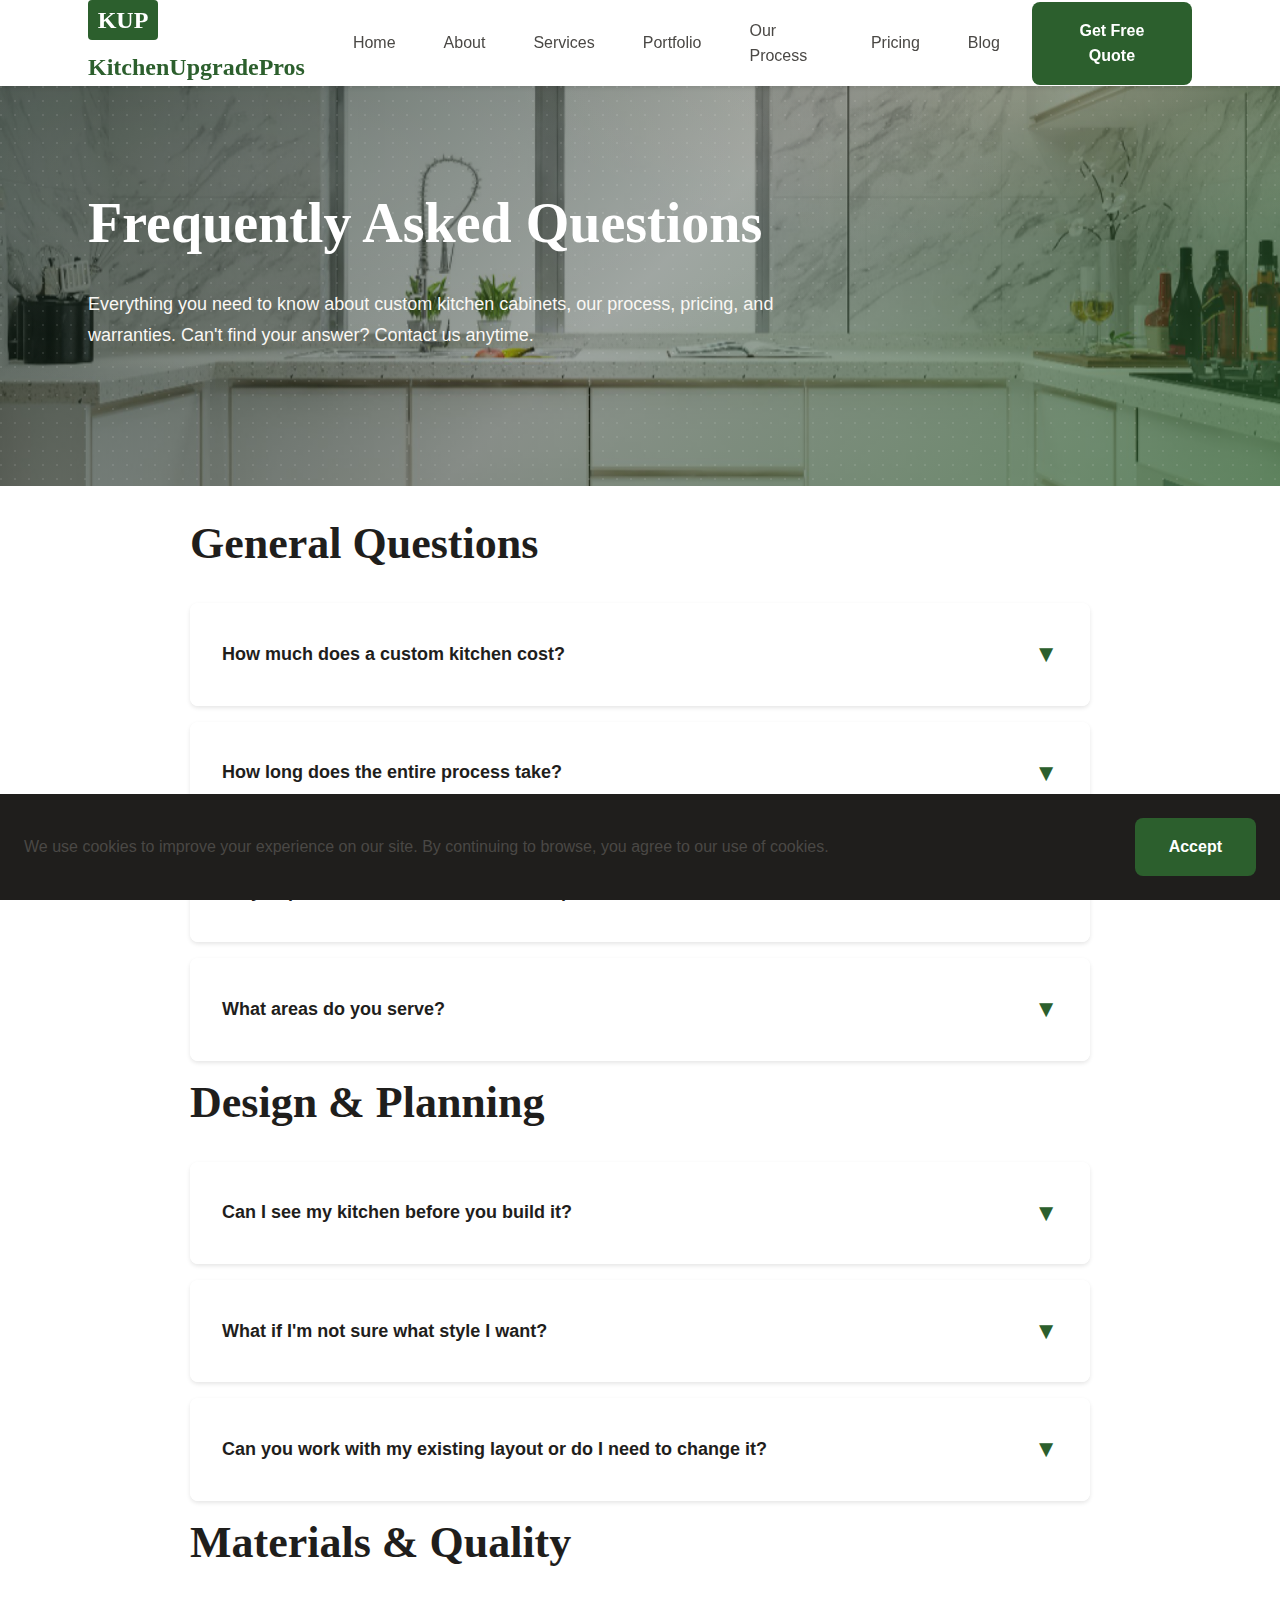
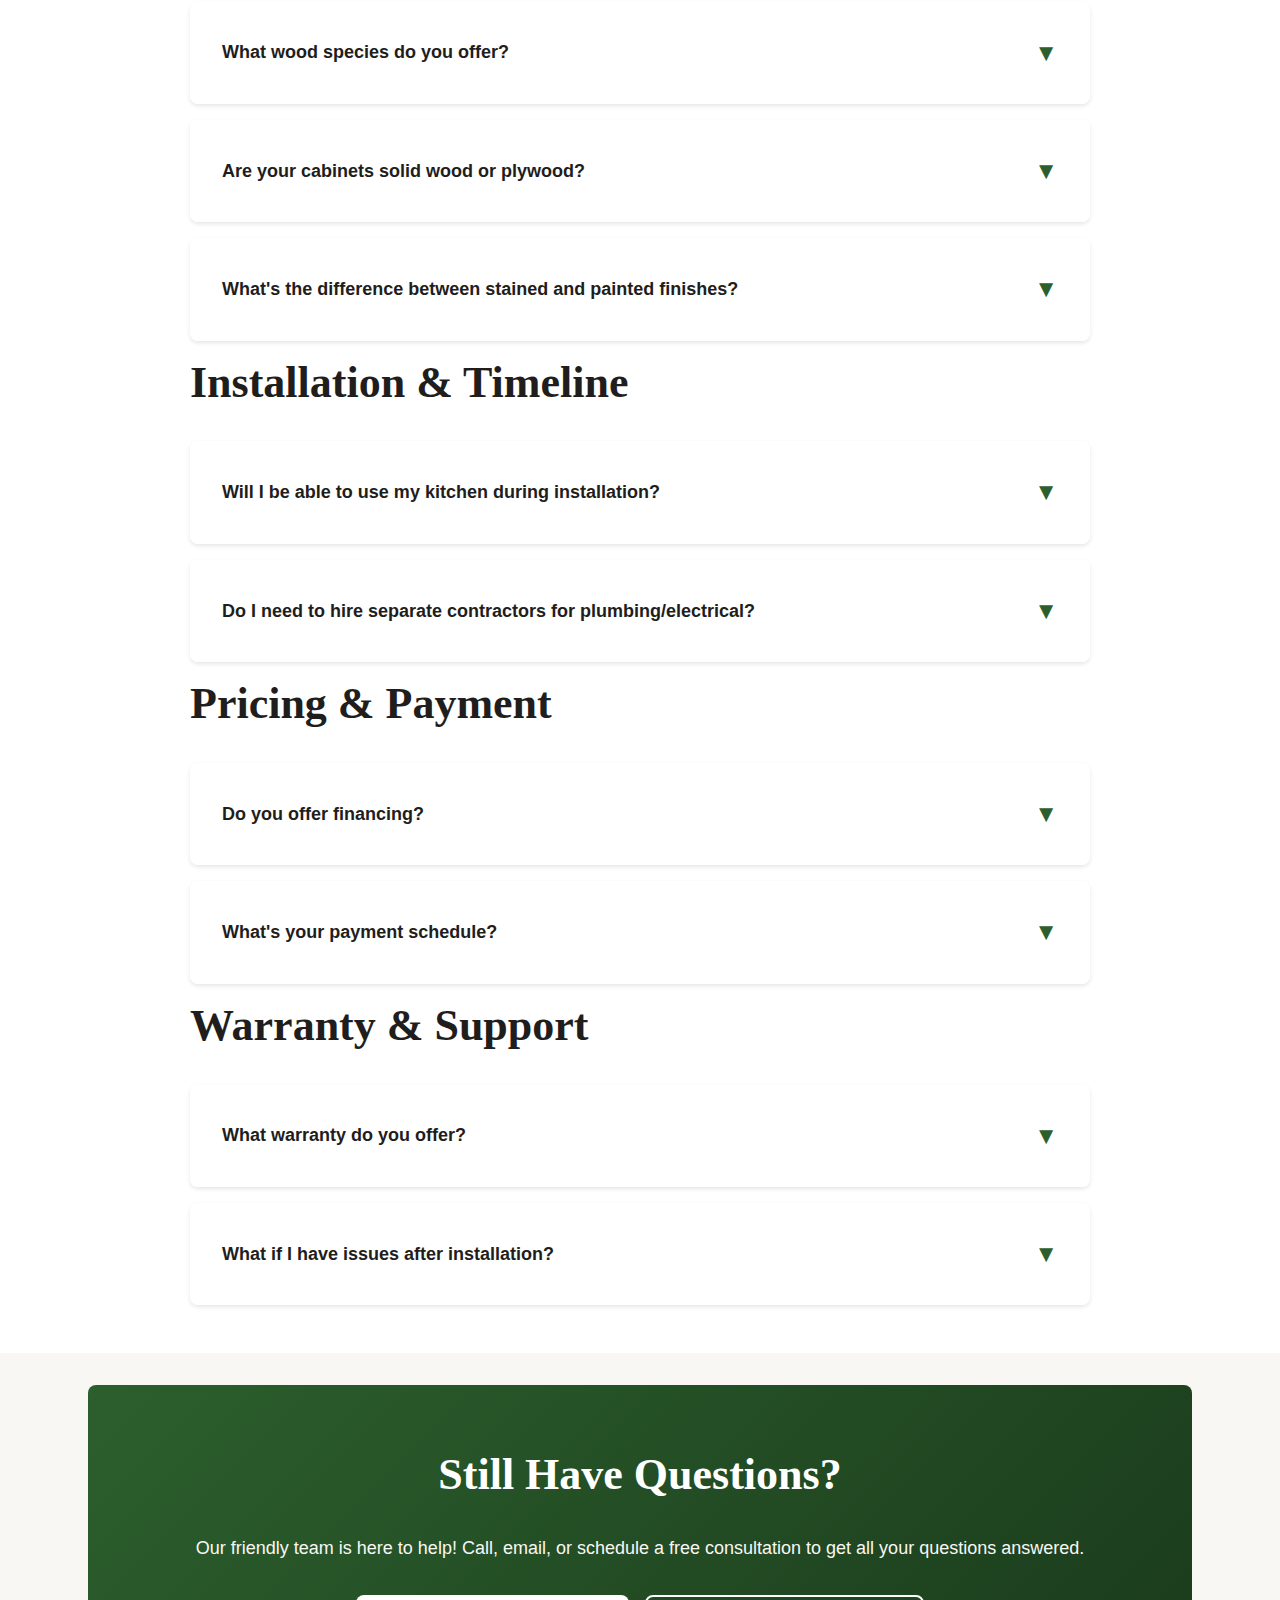
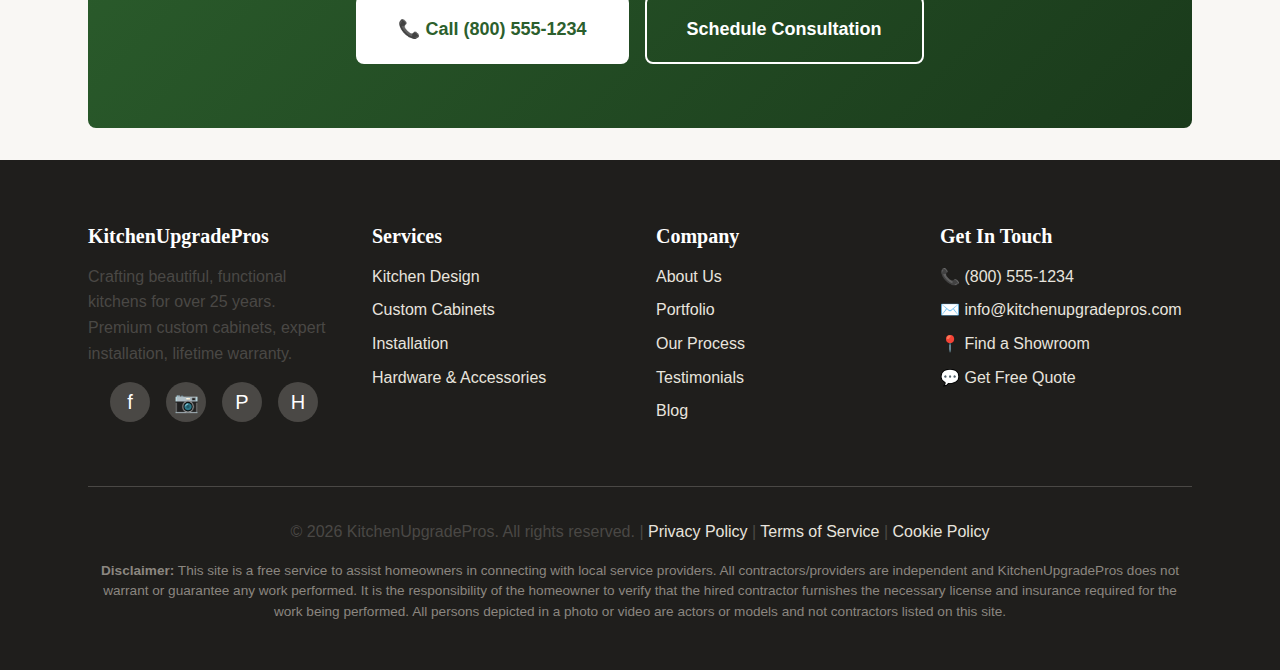
<file: faq.html>
<!DOCTYPE html>
<html lang="en">
  <head>
    <meta charset="UTF-8" />
    <meta name="viewport" content="width=device-width, initial-scale=1.0" />

    <title>FAQ | Kitchen Remodel Questions Answered | KitchenUpgradePros</title>
    <meta
      name="description"
      content="Get answers to common kitchen remodeling questions. Learn about costs, timelines, warranties, materials, and the custom cabinet process."
    />
    <meta
      name="keywords"
      content="kitchen remodel FAQ, cabinet questions, kitchen renovation answers, remodeling help"
    />

    <link rel="stylesheet" href="css/style.css" />
  </head>
  <body>
    <header class="header">
      <nav class="nav container">
        <a href="index.html" class="logo">
          <div class="logo-icon">KUP</div>
          <span>KitchenUpgradePros</span>
        </a>

        <ul class="nav-menu">
          <li><a href="index.html" class="nav-link">Home</a></li>
          <li><a href="about.html" class="nav-link">About</a></li>
          <li><a href="services.html" class="nav-link">Services</a></li>
          <li><a href="portfolio.html" class="nav-link">Portfolio</a></li>
          <li><a href="process.html" class="nav-link">Our Process</a></li>
          <li><a href="pricing.html" class="nav-link">Pricing</a></li>
          <li><a href="blog.html" class="nav-link">Blog</a></li>
          <li>
            <a href="contact.html" class="btn btn-primary">Get Free Quote</a>
          </li>
        </ul>

        <button class="nav-toggle">☰</button>
      </nav>

      <div class="mobile-menu">
        <a href="index.html" class="nav-link">Home</a>
        <a href="about.html" class="nav-link">About</a>
        <a href="services.html" class="nav-link">Services</a>
        <a href="portfolio.html" class="nav-link">Portfolio</a>
        <a href="process.html" class="nav-link">Our Process</a>
        <a href="pricing.html" class="nav-link">Pricing</a>
        <a href="testimonials.html" class="nav-link">Testimonials</a>
        <a href="faq.html" class="nav-link">FAQ</a>
        <a href="blog.html" class="nav-link">Blog</a>
        <a href="contact.html" class="nav-link">Contact</a>
      </div>
    </header>

    <section class="hero" style="min-height: 400px">
      <div class="container">
        <div class="hero-content">
          <h1>Frequently Asked Questions</h1>
          <p class="lead">
            Everything you need to know about custom kitchen cabinets, our
            process, pricing, and warranties. Can't find your answer? Contact us
            anytime.
          </p>
        </div>
      </div>
    </section>

    <!-- ========== FAQ CATEGORIES ========== -->
    <section class="section">
      <div class="container">
        <div style="max-width: 900px; margin: 0 auto">
          <!-- General Questions -->
          <h2 class="mb-3">General Questions</h2>

          <div class="faq-item">
            <button class="faq-question">
              <span>How much does a custom kitchen cost?</span>
              <span class="faq-icon">▼</span>
            </button>
            <div class="faq-answer">
              <div class="faq-answer-content">
                <p>
                  Custom kitchen projects typically range from $15,000 to
                  $65,000 depending on size, materials, and features. Small
                  kitchens (80-120 sq ft) start around $15,000-$25,000. Medium
                  kitchens (120-200 sq ft) average $25,000-$40,000. Large
                  kitchens (200+ sq ft) range from $40,000-$65,000+.
                </p>
                <p>
                  The final cost depends on cabinet quantity, wood species, door
                  style, countertop material, hardware selections, and
                  organizational accessories. We provide detailed quotes with
                  transparent pricing so you know exactly what you're paying
                  for.
                </p>
              </div>
            </div>
          </div>

          <div class="faq-item">
            <button class="faq-question">
              <span>How long does the entire process take?</span>
              <span class="faq-icon">▼</span>
            </button>
            <div class="faq-answer">
              <div class="faq-answer-content">
                <p>
                  From your first consultation to project completion, most
                  kitchens take 6-8 weeks:
                </p>
                <ul>
                  <li>
                    <strong>Week 1:</strong> Initial consultation and
                    measurements
                  </li>
                  <li>
                    <strong>Weeks 2-3:</strong> Design revisions and contract
                    signing
                  </li>
                  <li>
                    <strong>Weeks 4-6:</strong> Custom cabinet manufacturing
                  </li>
                  <li>
                    <strong>Weeks 7-8:</strong> Installation (3-5 days active
                    work)
                  </li>
                </ul>
                <p>
                  Rush projects can sometimes be accommodated. Complex or very
                  large kitchens may take 8-10 weeks. We'll give you an accurate
                  timeline during your consultation.
                </p>
              </div>
            </div>
          </div>

          <div class="faq-item">
            <button class="faq-question">
              <span>Do you provide free consultations and quotes?</span>
              <span class="faq-icon">▼</span>
            </button>
            <div class="faq-answer">
              <div class="faq-answer-content">
                <p>
                  Yes! We offer completely free, no-obligation consultations. A
                  designer will visit your home, take measurements, discuss your
                  needs and preferences, and show you material samples. Within
                  48 hours, you'll receive professional 3D renderings and a
                  detailed quote.
                </p>
                <p>
                  There's absolutely no pressure to proceed. We want you to make
                  an informed decision and will answer all your questions
                  honestly.
                </p>
              </div>
            </div>
          </div>

          <div class="faq-item">
            <button class="faq-question">
              <span>What areas do you serve?</span>
              <span class="faq-icon">▼</span>
            </button>
            <div class="faq-answer">
              <div class="faq-answer-content">
                <p>
                  We serve the entire United States! Our main facility is in
                  Portland, OR, but we ship cabinets nationwide and work with
                  certified installers in all 50 states. Whether you're in
                  Seattle, Miami, New York, or anywhere in between, we can help
                  transform your kitchen.
                </p>
                <p>
                  Contact us with your ZIP code and we'll confirm service
                  availability and connect you with your local installation
                  team.
                </p>
              </div>
            </div>
          </div>

          <!-- Design & Planning -->
          <h2 class="mb-3 mt-5">Design & Planning</h2>

          <div class="faq-item">
            <button class="faq-question">
              <span>Can I see my kitchen before you build it?</span>
              <span class="faq-icon">▼</span>
            </button>
            <div class="faq-answer">
              <div class="faq-answer-content">
                <p>
                  Absolutely! We create photorealistic 3D renderings of your
                  kitchen design. You'll be able to see exactly how your new
                  kitchen will look, including cabinet colors, countertops,
                  backsplash, and layout. We can easily make changes to the
                  design until you're completely satisfied.
                </p>
                <p>
                  We also provide detailed floor plans with exact dimensions and
                  can create virtual walkthroughs to help you visualize the
                  space from different angles.
                </p>
              </div>
            </div>
          </div>

          <div class="faq-item">
            <button class="faq-question">
              <span>What if I'm not sure what style I want?</span>
              <span class="faq-icon">▼</span>
            </button>
            <div class="faq-answer">
              <div class="faq-answer-content">
                <p>
                  That's completely normal! Our experienced designers will guide
                  you through the process. We'll show you our portfolio, discuss
                  your lifestyle and preferences, and help you explore different
                  styles from modern to traditional, farmhouse to transitional.
                </p>
                <p>
                  We can create multiple design concepts for you to compare. We
                  also recommend browsing our portfolio page and Pinterest for
                  inspiration before your consultation.
                </p>
              </div>
            </div>
          </div>

          <div class="faq-item">
            <button class="faq-question">
              <span
                >Can you work with my existing layout or do I need to change
                it?</span
              >
              <span class="faq-icon">▼</span>
            </button>
            <div class="faq-answer">
              <div class="faq-answer-content">
                <p>
                  We can work with your existing layout if you're happy with it!
                  This saves money by avoiding plumbing and electrical
                  relocation. However, if your current layout isn't functional,
                  we can redesign it to improve workflow and maximize space.
                </p>
                <p>
                  During the consultation, we'll discuss whether your current
                  layout works well or if changes would significantly improve
                  your kitchen's functionality.
                </p>
              </div>
            </div>
          </div>

          <!-- Materials & Quality -->
          <h2 class="mb-3 mt-5">Materials & Quality</h2>

          <div class="faq-item">
            <button class="faq-question">
              <span>What wood species do you offer?</span>
              <span class="faq-icon">▼</span>
            </button>
            <div class="faq-answer">
              <div class="faq-answer-content">
                <p>We offer a wide selection of premium hardwoods:</p>
                <ul>
                  <li>
                    <strong>Maple:</strong> Smooth, uniform grain - most popular
                    and affordable
                  </li>
                  <li>
                    <strong>Oak:</strong> Prominent grain pattern - traditional
                    and durable
                  </li>
                  <li>
                    <strong>Cherry:</strong> Rich, warm tones that deepen with
                    age
                  </li>
                  <li>
                    <strong>Walnut:</strong> Dark, luxurious, sophisticated
                    appearance
                  </li>
                  <li>
                    <strong>Hickory:</strong> Rustic, strong, varied grain
                    patterns
                  </li>
                  <li>
                    <strong>Birch:</strong> Smooth, consistent, great for
                    painting
                  </li>
                </ul>
                <p>
                  All cabinet boxes are constructed from 3/4" plywood for
                  superior strength and durability. We also offer high-quality
                  MDF for painted finishes.
                </p>
              </div>
            </div>
          </div>

          <div class="faq-item">
            <button class="faq-question">
              <span>Are your cabinets solid wood or plywood?</span>
              <span class="faq-icon">▼</span>
            </button>
            <div class="faq-answer">
              <div class="faq-answer-content">
                <p>Our cabinet construction combines the best of both:</p>
                <ul>
                  <li>
                    <strong>Cabinet boxes:</strong> 3/4" plywood (stronger and
                    more stable than solid wood)
                  </li>
                  <li>
                    <strong>Door frames and faces:</strong> Solid hardwood
                  </li>
                  <li>
                    <strong>Door panels:</strong> Solid wood or veneer plywood
                    (depending on design)
                  </li>
                  <li>
                    <strong>Drawer boxes:</strong> Solid wood with dovetail
                    construction
                  </li>
                </ul>
                <p>
                  This combination provides maximum durability and stability
                  while maintaining beautiful solid wood aesthetics where it
                  matters most.
                </p>
              </div>
            </div>
          </div>

          <div class="faq-item">
            <button class="faq-question">
              <span
                >What's the difference between stained and painted
                finishes?</span
              >
              <span class="faq-icon">▼</span>
            </button>
            <div class="faq-answer">
              <div class="faq-answer-content">
                <p>
                  <strong>Stained finishes:</strong> Show the natural wood grain
                  and character. Available in over 50 colors from light natural
                  to dark espresso. Best for showcasing beautiful wood species
                  like cherry, walnut, or oak. Slightly more expensive due to
                  higher-grade wood requirements.
                </p>
                <p>
                  <strong>Painted finishes:</strong> Provide a smooth, uniform
                  color with no grain showing. Perfect for modern, traditional,
                  and farmhouse styles. Available in unlimited colors. Can hide
                  minor imperfections better than stain. Often more affordable
                  because paint-grade wood (like maple or MDF) can be used.
                </p>
                <p>
                  Both finishes are catalyzed for maximum durability and easy
                  cleaning.
                </p>
              </div>
            </div>
          </div>

          <!-- Installation & Timeline -->
          <h2 class="mb-3 mt-5">Installation & Timeline</h2>

          <div class="faq-item">
            <button class="faq-question">
              <span>Will I be able to use my kitchen during installation?</span>
              <span class="faq-icon">▼</span>
            </button>
            <div class="faq-answer">
              <div class="faq-answer-content">
                <p>
                  Installation typically takes 3-5 days. During this time, your
                  kitchen will be partially usable. We ensure you have access to
                  running water and basic amenities each evening. However, you
                  won't be able to cook full meals, so plan for eating out,
                  ordering in, or using a microwave/hotplate in another room.
                </p>
                <p>
                  Many clients set up a temporary kitchen in their dining room
                  or garage with a microwave, coffee maker, and mini-fridge.
                  We're happy to discuss strategies to minimize disruption.
                </p>
              </div>
            </div>
          </div>

          <div class="faq-item">
            <button class="faq-question">
              <span
                >Do I need to hire separate contractors for
                plumbing/electrical?</span
              >
              <span class="faq-icon">▼</span>
            </button>
            <div class="faq-answer">
              <div class="faq-answer-content">
                <p>
                  No need! We coordinate all necessary trades including licensed
                  plumbers and electricians. If your project requires plumbing
                  relocation, electrical updates, or new lighting, we'll handle
                  scheduling and coordination. These costs are included in your
                  quote so there are no surprises.
                </p>
                <p>
                  All work is performed by licensed, insured professionals and
                  meets local building codes.
                </p>
              </div>
            </div>
          </div>

          <!-- Pricing & Payment -->
          <h2 class="mb-3 mt-5">Pricing & Payment</h2>

          <div class="faq-item">
            <button class="faq-question">
              <span>Do you offer financing?</span>
              <span class="faq-icon">▼</span>
            </button>
            <div class="faq-answer">
              <div class="faq-answer-content">
                <p>
                  Yes! We partner with reputable lenders to offer flexible
                  financing options:
                </p>
                <ul>
                  <li>0% APR for 12 months (for qualified buyers)</li>
                  <li>Extended terms up to 7 years</li>
                  <li>Finance up to $75,000</li>
                  <li>Quick online application with instant decision</li>
                  <li>Competitive rates for various credit profiles</li>
                </ul>
                <p>
                  Many homeowners find financing makes their dream kitchen
                  immediately affordable with manageable monthly payments.
                </p>
              </div>
            </div>
          </div>

          <div class="faq-item">
            <button class="faq-question">
              <span>What's your payment schedule?</span>
              <span class="faq-icon">▼</span>
            </button>
            <div class="faq-answer">
              <div class="faq-answer-content">
                <p>We use a fair, industry-standard payment structure:</p>
                <ul>
                  <li>
                    <strong>40% deposit:</strong> Due upon contract signing
                    (reserves your production slot and purchases materials)
                  </li>
                  <li>
                    <strong>40% progress payment:</strong> Due when cabinets are
                    manufactured and ready for delivery
                  </li>
                  <li>
                    <strong>20% final payment:</strong> Due upon project
                    completion and your approval
                  </li>
                </ul>
                <p>
                  This structure protects both parties and ensures we have the
                  resources to deliver exceptional quality throughout your
                  project.
                </p>
              </div>
            </div>
          </div>

          <!-- Warranty & Support -->
          <h2 class="mb-3 mt-5">Warranty & Support</h2>

          <div class="faq-item">
            <button class="faq-question">
              <span>What warranty do you offer?</span>
              <span class="faq-icon">▼</span>
            </button>
            <div class="faq-answer">
              <div class="faq-answer-content">
                <p>We stand behind our work with comprehensive warranties:</p>
                <ul>
                  <li>
                    <strong>Lifetime warranty:</strong> Cabinet boxes, doors,
                    and drawer fronts against defects in materials and
                    workmanship
                  </li>
                  <li>
                    <strong>10-year warranty:</strong> Hardware (hinges, slides,
                    handles) and finishes
                  </li>
                  <li>
                    <strong>2-year warranty:</strong> Installation workmanship
                  </li>
                </ul>
                <p>
                  Our warranty covers manufacturing defects, structural
                  failures, and finish deterioration under normal use. We'll
                  repair or replace any covered issues at no cost to you.
                </p>
              </div>
            </div>
          </div>

          <div class="faq-item">
            <button class="faq-question">
              <span>What if I have issues after installation?</span>
              <span class="faq-icon">▼</span>
            </button>
            <div class="faq-answer">
              <div class="faq-answer-content">
                <p>
                  We're here for you long after installation! If you experience
                  any issues, simply contact us. Common requests include:
                </p>
                <ul>
                  <li>Door or drawer adjustments (free within first year)</li>
                  <li>Hardware tightening or replacement</li>
                  <li>Touch-up for minor scratches or dents</li>
                  <li>Questions about care and maintenance</li>
                </ul>
                <p>
                  Most issues can be resolved with a quick service visit. Our
                  goal is your complete satisfaction for the life of your
                  kitchen.
                </p>
              </div>
            </div>
          </div>
        </div>
      </div>
    </section>

    <!-- ========== STILL HAVE QUESTIONS ========== -->
    <section class="section" style="background-color: var(--color-off-white)">
      <div class="container">
        <div
          class="cta-section"
          style="
            background: linear-gradient(
              135deg,
              var(--color-primary) 0%,
              var(--color-primary-dark) 100%
            );
          "
        >
          <h2>Still Have Questions?</h2>
          <p>
            Our friendly team is here to help! Call, email, or schedule a free
            consultation to get all your questions answered.
          </p>
          <div
            style="
              display: flex;
              gap: 1rem;
              justify-content: center;
              flex-wrap: wrap;
            "
          >
            <a href="tel:+18005551234" class="btn btn-white btn-lg"
              >📞 Call (800) 555-1234</a
            >
            <a
              href="contact.html"
              class="btn btn-outline btn-lg"
              style="border-color: white; color: white"
              >Schedule Consultation</a
            >
          </div>
        </div>
      </div>
    </section>

    <footer class="footer">
      <div class="container">
        <div class="footer-grid">
          <div class="footer-section">
            <h3>KitchenUpgradePros</h3>
            <p>
              Crafting beautiful, functional kitchens for over 25 years. Premium
              custom cabinets, expert installation, lifetime warranty.
            </p>
            <div class="footer-social">
              <a href="#" class="social-link" aria-label="Facebook">f</a>
              <a href="#" class="social-link" aria-label="Instagram">📷</a>
              <a href="#" class="social-link" aria-label="Pinterest">P</a>
              <a href="#" class="social-link" aria-label="Houzz">H</a>
            </div>
          </div>

          <div class="footer-section">
            <h3>Services</h3>
            <div class="footer-links">
              <a href="services.html#design" class="footer-link"
                >Kitchen Design</a
              >
              <a href="services.html#manufacturing" class="footer-link"
                >Custom Cabinets</a
              >
              <a href="services.html#installation" class="footer-link"
                >Installation</a
              >
              <a href="services.html#hardware" class="footer-link"
                >Hardware & Accessories</a
              >
            </div>
          </div>

          <div class="footer-section">
            <h3>Company</h3>
            <div class="footer-links">
              <a href="about.html" class="footer-link">About Us</a>
              <a href="portfolio.html" class="footer-link">Portfolio</a>
              <a href="process.html" class="footer-link">Our Process</a>
              <a href="testimonials.html" class="footer-link">Testimonials</a>
              <a href="blog.html" class="footer-link">Blog</a>
            </div>
          </div>

          <div class="footer-section">
            <h3>Get In Touch</h3>
            <div class="footer-links">
              <a href="tel:+18005551234" class="footer-link"
                >📞 (800) 555-1234</a
              >
              <a href="mailto:info@kitchenupgradepros.com" class="footer-link"
                >✉️ info@kitchenupgradepros.com</a
              >
              <a href="contact.html" class="footer-link">📍 Find a Showroom</a>
              <a href="pricing.html" class="footer-link">💬 Get Free Quote</a>
            </div>
          </div>
        </div>

        <div class="footer-bottom">
          <p>
            &copy; 2026 KitchenUpgradePros. All rights reserved. |
            <a href="privacy.html" class="footer-link">Privacy Policy</a> |
            <a href="terms.html" class="footer-link">Terms of Service</a> |
            <a href="cookie.html" class="footer-link">Cookie Policy</a>
          </p>
          <p
            style="
              margin-top: 0.75rem;
              font-size: 0.85rem;
              color: var(--color-gray);
              line-height: 1.5;
            "
          >
            <strong>Disclaimer:</strong> This site is a free service to assist
            homeowners in connecting with local service providers. All
            contractors/providers are independent and KitchenUpgradePros does
            not warrant or guarantee any work performed. It is the
            responsibility of the homeowner to verify that the hired contractor
            furnishes the necessary license and insurance required for the work
            being performed. All persons depicted in a photo or video are actors
            or models and not contractors listed on this site.
          </p>
        </div>
      </div>
    </footer>

    <script src="js/main.js"></script>
  </body>
</html>
</file>
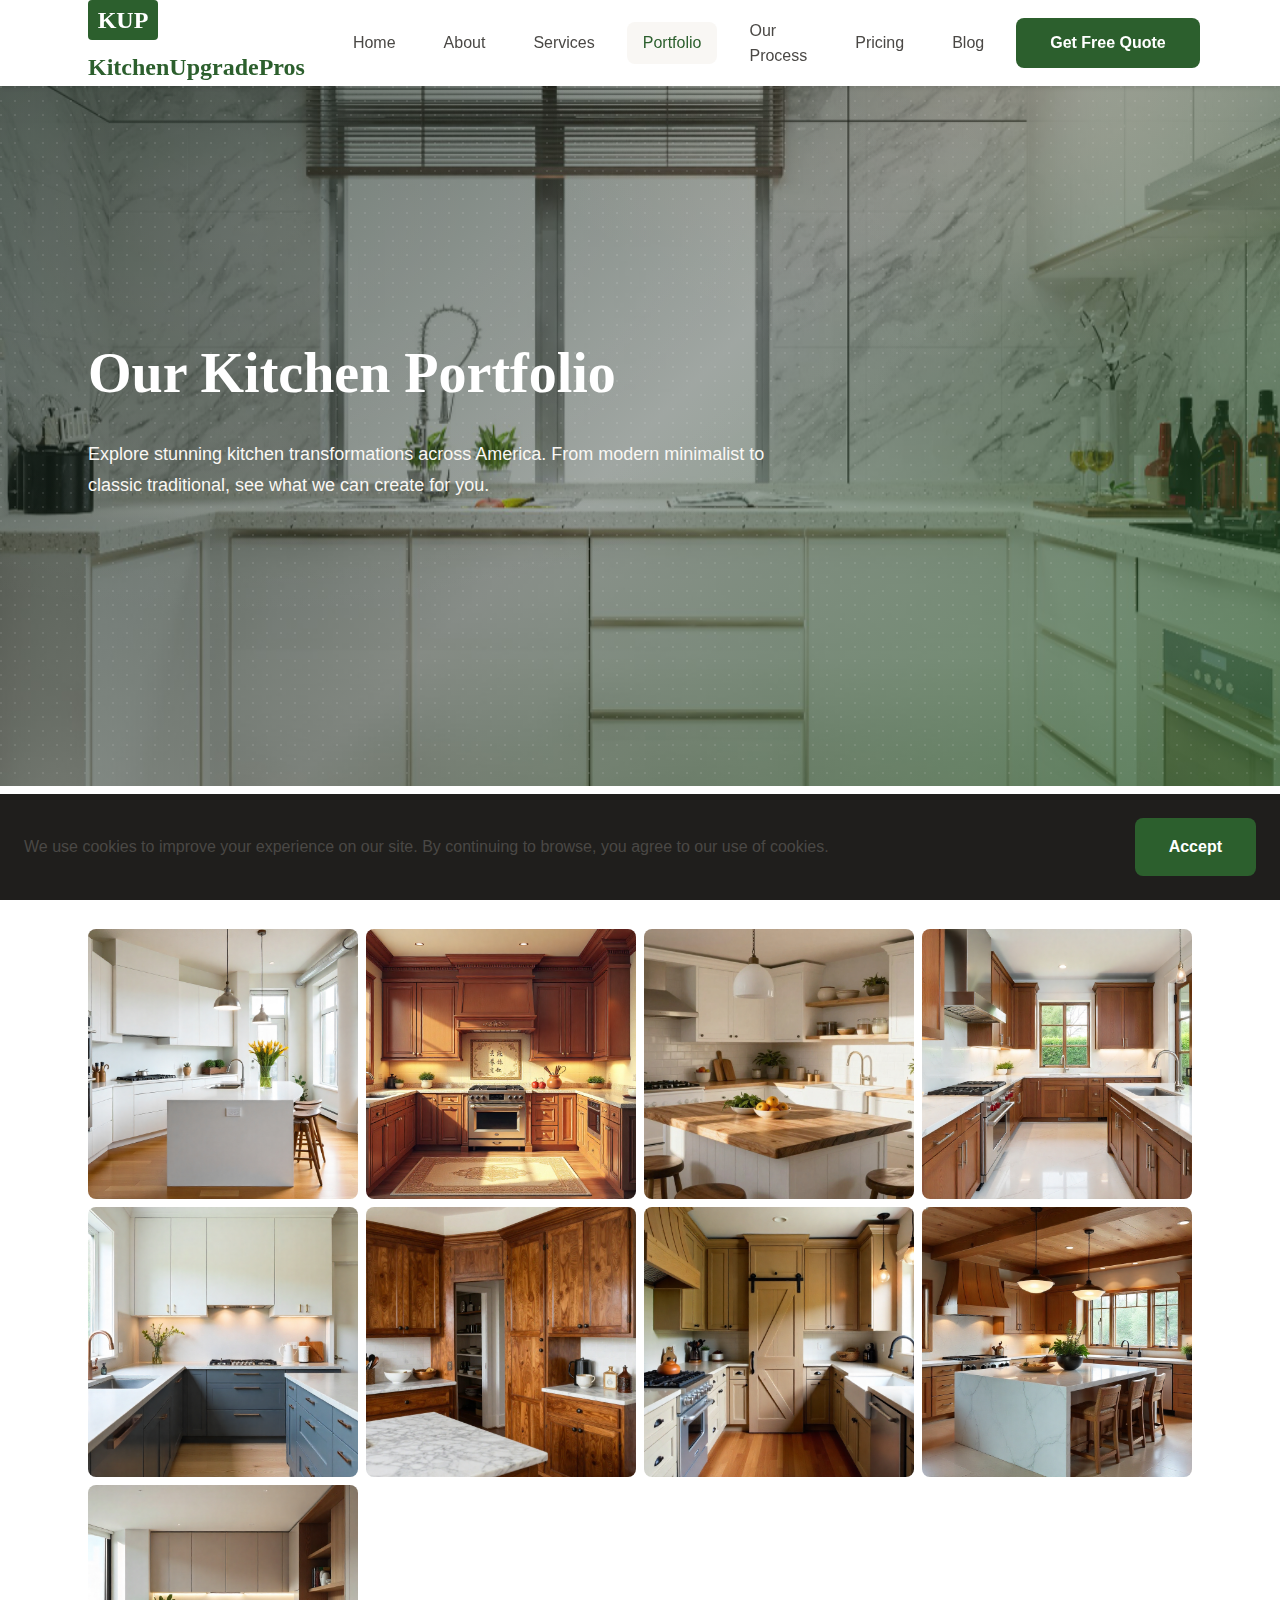
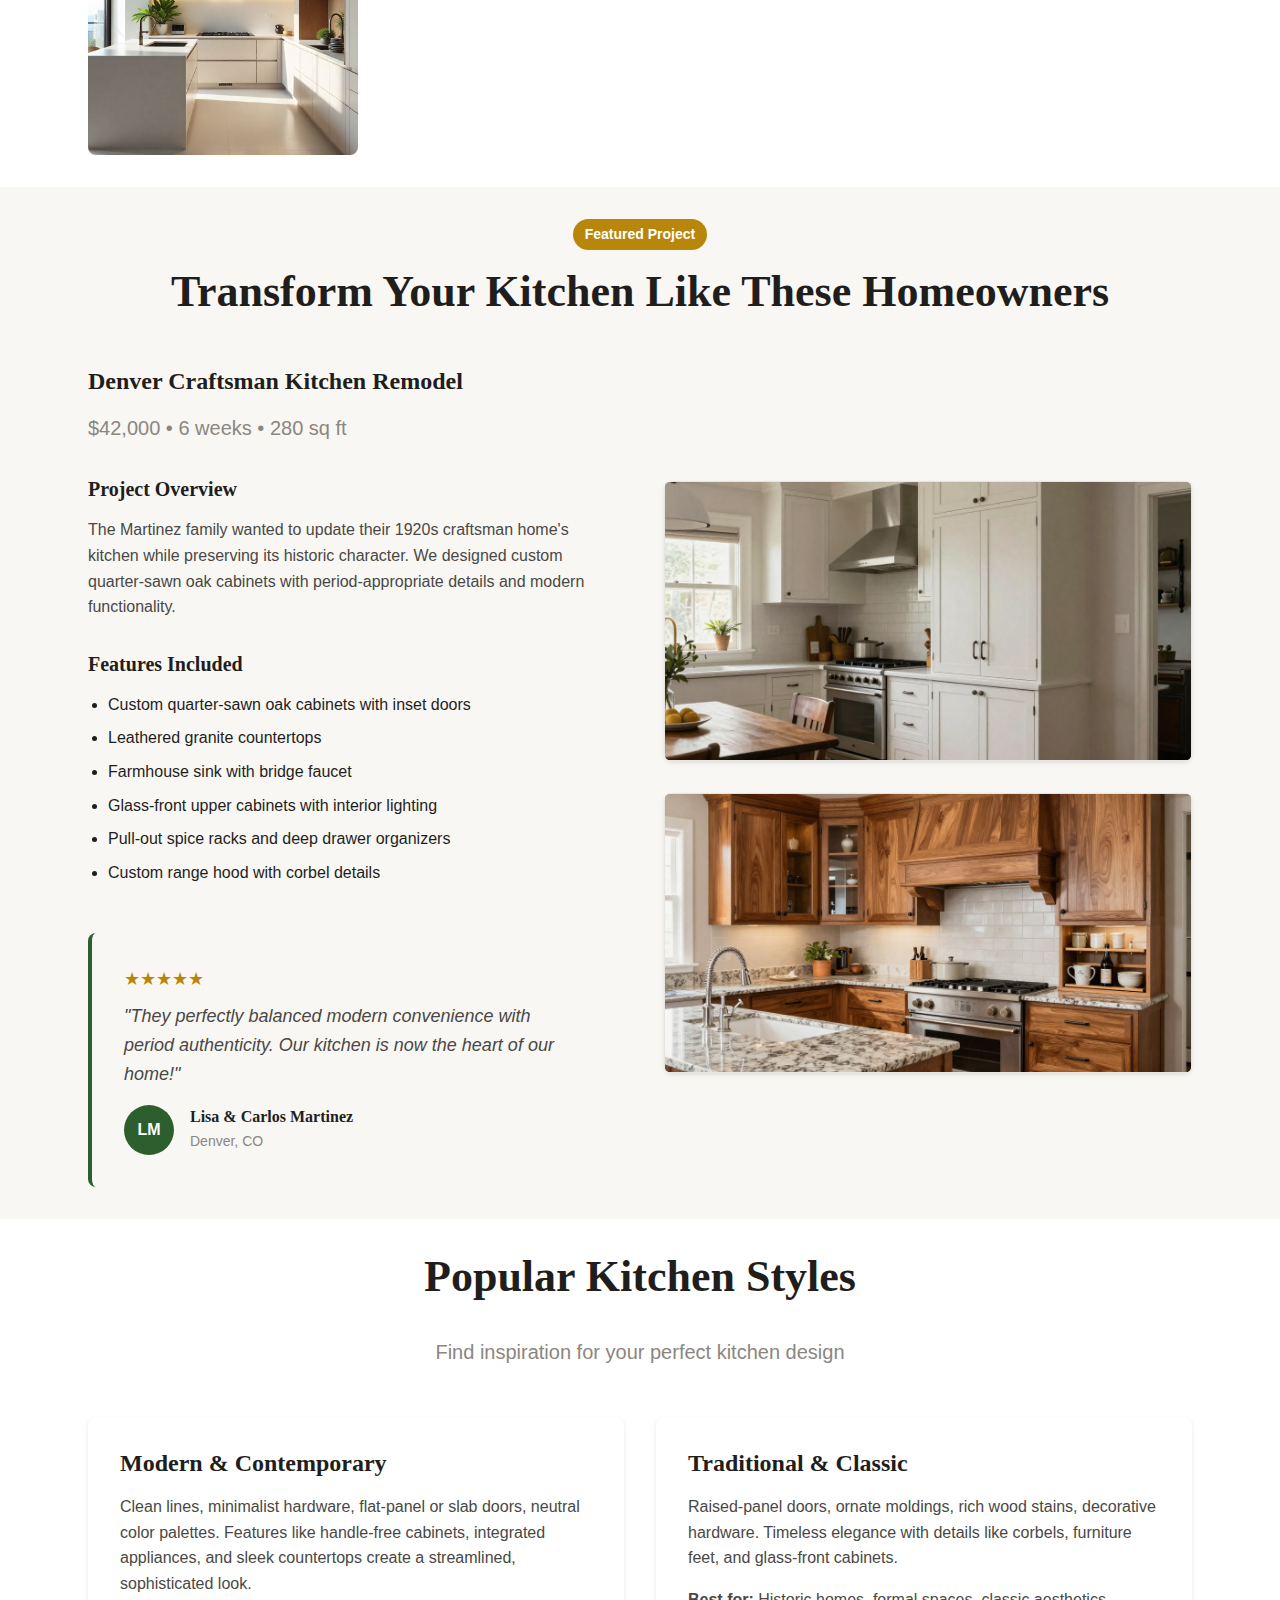
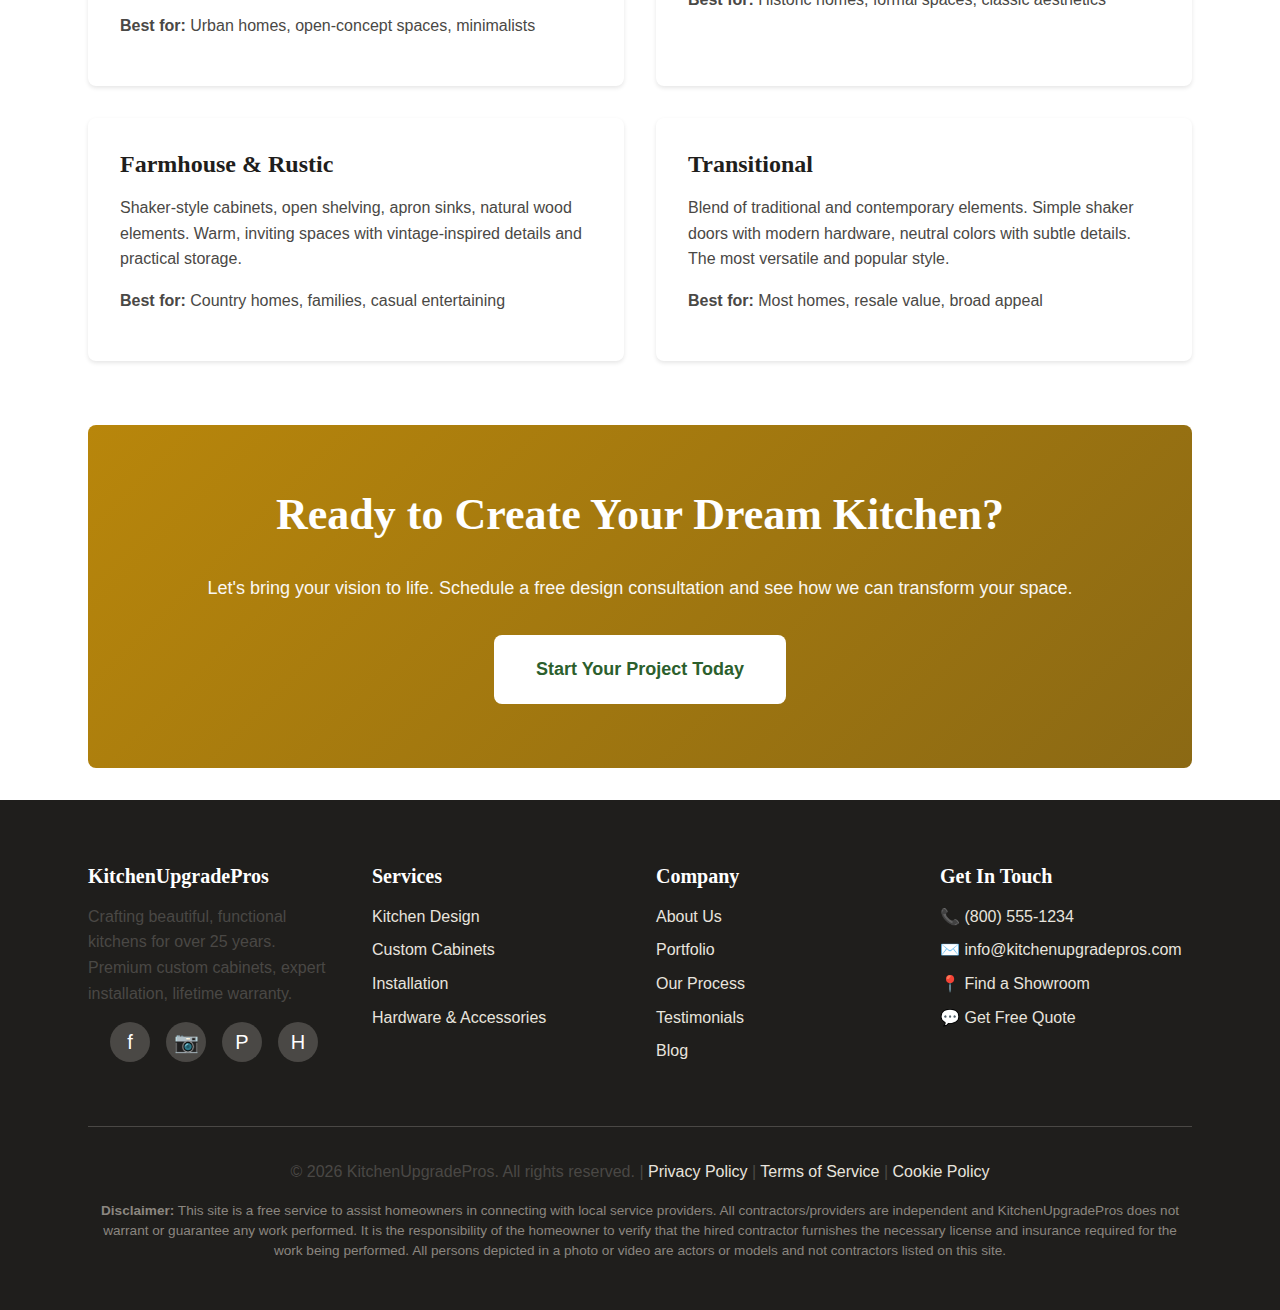
<file: portfolio.html>
<!DOCTYPE html>
<html lang="en">
  <head>
    <meta charset="UTF-8" />
    <meta name="viewport" content="width=device-width, initial-scale=1.0" />

    <!-- SEO Meta Tags -->
    <title>
      Kitchen Portfolio | Custom Cabinet Projects & Transformations |
      KitchenUpgradePros
    </title>
    <meta
      name="description"
      content="Browse our portfolio of custom kitchen projects. See before & after photos, design styles, and real transformations from traditional to modern kitchens."
    />
    <meta
      name="keywords"
      content="kitchen portfolio, custom kitchen photos, kitchen remodel examples, cabinet showcase, kitchen transformations"
    />

    <link rel="stylesheet" href="css/style.css" />
  </head>
  <body class="page-portfolio">
    <header class="header">
      <nav class="nav container">
        <a href="index.html" class="logo">
          <div class="logo-icon">KUP</div>
          <span>KitchenUpgradePros</span>
        </a>

        <ul class="nav-menu">
          <li><a href="index.html" class="nav-link">Home</a></li>
          <li><a href="about.html" class="nav-link">About</a></li>
          <li><a href="services.html" class="nav-link">Services</a></li>
          <li><a href="portfolio.html" class="nav-link">Portfolio</a></li>
          <li><a href="process.html" class="nav-link">Our Process</a></li>
          <li><a href="pricing.html" class="nav-link">Pricing</a></li>
          <li><a href="blog.html" class="nav-link">Blog</a></li>
          <li>
            <a href="contact.html" class="btn btn-primary header-quote-btn"
              >Get Free Quote</a
            >
          </li>
        </ul>

        <button class="nav-toggle">☰</button>
      </nav>

      <div class="mobile-menu">
        <a href="index.html" class="nav-link">Home</a>
        <a href="about.html" class="nav-link">About</a>
        <a href="services.html" class="nav-link">Services</a>
        <a href="portfolio.html" class="nav-link">Portfolio</a>
        <a href="process.html" class="nav-link">Our Process</a>
        <a href="pricing.html" class="nav-link">Pricing</a>
        <a href="testimonials.html" class="nav-link">Testimonials</a>
        <a href="faq.html" class="nav-link">FAQ</a>
        <a href="blog.html" class="nav-link">Blog</a>
        <a href="contact.html" class="nav-link">Contact</a>
      </div>
    </header>

    <!-- ========== HERO ========== -->
    <section class="hero portfolio-hero">
      <div class="container">
        <div class="hero-content">
          <h1>Our Kitchen Portfolio</h1>
          <p class="lead">
            Explore stunning kitchen transformations across America. From modern
            minimalist to classic traditional, see what we can create for you.
          </p>
        </div>
      </div>
    </section>

    <!-- ========== FILTER BUTTONS ========== -->
    <section class="section portfolio-filters-section">
      <div class="container">
        <div class="portfolio-filters">
          <button class="btn btn-primary active" data-filter="all">
            All Projects
          </button>
          <button class="btn btn-outline" data-filter="modern">Modern</button>
          <button class="btn btn-outline" data-filter="traditional">
            Traditional
          </button>
          <button class="btn btn-outline" data-filter="farmhouse">
            Farmhouse
          </button>
          <button class="btn btn-outline" data-filter="luxury">Luxury</button>
        </div>
      </div>
    </section>

    <!-- ========== PORTFOLIO GRID ========== -->
    <section class="section portfolio-gallery-section">
      <div class="container">
        <div class="gallery portfolio-gallery">
          <!-- Project 1 -->
          <div class="gallery-item" data-category="modern">
            <div
              class="card-image"
              style="
                background-image: url('./assets/images/1.jpeg');
                background-size: cover;
                background-position: center;
              "
            ></div>
            <div class="gallery-overlay">
              <div class="badge badge-secondary mb-2">Modern</div>
              <h3>Downtown Seattle Loft</h3>
              <p>
                High-gloss white cabinets, waterfall quartz island, integrated
                appliances
              </p>
            </div>
          </div>

          <!-- Project 2 -->
          <div class="gallery-item" data-category="traditional">
            <div
              class="card-image"
              style="
                background-image: url('./assets/images/2.jpeg');
                background-size: cover;
                background-position: center;
              "
            ></div>
            <div class="gallery-overlay">
              <div class="badge badge-secondary mb-2">Traditional</div>
              <h3>Boston Colonial Revival</h3>
              <p>
                Cherry wood cabinets, granite countertops, ornate crown molding
              </p>
            </div>
          </div>

          <!-- Project 3 -->
          <div class="gallery-item" data-category="farmhouse">
            <div
              class="card-image"
              style="
                background-image: url('./assets/images/3.jpeg');
                background-size: cover;
                background-position: center;
              "
            ></div>
            <div class="gallery-overlay">
              <div class="badge badge-secondary mb-2">Farmhouse</div>
              <h3>Austin Farmhouse</h3>
              <p>
                White shaker cabinets, butcher block island, apron sink, open
                shelving
              </p>
            </div>
          </div>

          <!-- Project 4 -->
          <div class="gallery-item" data-category="luxury">
            <div
              class="card-image"
              style="
                background-image: url('./assets/images/4.jpeg');
                background-size: cover;
                background-position: center;
              "
            ></div>
            <div class="gallery-overlay">
              <div class="badge badge-secondary mb-2">Luxury</div>
              <h3>Beverly Hills Estate</h3>
              <p>
                Custom walnut cabinets, Calacatta marble, professional-grade
                appliances
              </p>
            </div>
          </div>

          <!-- Project 5 -->
          <div class="gallery-item" data-category="modern">
            <div
              class="card-image"
              style="
                background-image: url('./assets/images/5.jpeg');
                background-size: cover;
                background-position: center;
              "
            ></div>
            <div class="gallery-overlay">
              <div class="badge badge-secondary mb-2">Modern</div>
              <h3>Portland Contemporary</h3>
              <p>
                Two-tone cabinets, concrete countertops, minimalist hardware
              </p>
            </div>
          </div>

          <!-- Project 6 -->
          <div class="gallery-item" data-category="traditional">
            <div
              class="card-image"
              style="
                background-image: url('./assets/images/6.jpeg');
                background-size: cover;
                background-position: center;
              "
            ></div>
            <div class="gallery-overlay">
              <div class="badge badge-secondary mb-2">Traditional</div>
              <h3>Charleston Historic Home</h3>
              <p>Glazed maple cabinets, marble counters, butler's pantry</p>
            </div>
          </div>

          <!-- Project 7 -->
          <div class="gallery-item" data-category="farmhouse">
            <div
              class="card-image"
              style="
                background-image: url('./assets/images/7.jpeg');
                background-size: cover;
                background-position: center;
              "
            ></div>
            <div class="gallery-overlay">
              <div class="badge badge-secondary mb-2">Farmhouse</div>
              <h3>Nashville Country Kitchen</h3>
              <p>
                Distressed oak cabinets, soapstone counters, barn door pantry
              </p>
            </div>
          </div>

          <!-- Project 8 -->
          <div class="gallery-item" data-category="luxury">
            <div
              class="card-image"
              style="
                background-image: url('./assets/images/8.jpeg');
                background-size: cover;
                background-position: center;
              "
            ></div>
            <div class="gallery-overlay">
              <div class="badge badge-secondary mb-2">Luxury</div>
              <h3>Aspen Mountain Retreat</h3>
              <p>
                Reclaimed wood cabinets, marble waterfall island, chef's kitchen
              </p>
            </div>
          </div>

          <!-- Project 9 -->
          <div class="gallery-item" data-category="modern">
            <div
              class="card-image"
              style="
                background-image: url('./assets/images/9.jpeg');
                background-size: cover;
                background-position: center;
              "
            ></div>
            <div class="gallery-overlay">
              <div class="badge badge-secondary mb-2">Modern</div>
              <h3>Miami Beach Condo</h3>
              <p>
                Sleek flat-panel cabinets, quartz surfaces, handle-free design
              </p>
            </div>
          </div>
        </div>
      </div>
    </section>

    <!-- ========== FEATURED PROJECT ========== -->
    <section class="section" style="background-color: var(--color-off-white)">
      <div class="container">
        <div class="text-center mb-4">
          <div class="badge badge-secondary mb-2">Featured Project</div>
          <h2>Transform Your Kitchen Like These Homeowners</h2>
        </div>

        <div class="grid grid-2 portfolio-featured-grid">
          <div>
            <h3>Denver Craftsman Kitchen Remodel</h3>
            <p class="lead">$42,000 • 6 weeks • 280 sq ft</p>

            <h4 class="mt-3">Project Overview</h4>
            <p>
              The Martinez family wanted to update their 1920s craftsman home's
              kitchen while preserving its historic character. We designed
              custom quarter-sawn oak cabinets with period-appropriate details
              and modern functionality.
            </p>

            <h4 class="mt-3">Features Included</h4>
            <ul class="portfolio-feature-list">
              <li>Custom quarter-sawn oak cabinets with inset doors</li>
              <li>Leathered granite countertops</li>
              <li>Farmhouse sink with bridge faucet</li>
              <li>Glass-front upper cabinets with interior lighting</li>
              <li>Pull-out spice racks and deep drawer organizers</li>
              <li>Custom range hood with corbel details</li>
            </ul>

            <div class="testimonial mt-4">
              <div class="rating">★★★★★</div>
              <p class="testimonial-text">
                "They perfectly balanced modern convenience with period
                authenticity. Our kitchen is now the heart of our home!"
              </p>
              <div class="testimonial-author">
                <div class="testimonial-avatar">LM</div>
                <div class="testimonial-info">
                  <h4>Lisa & Carlos Martinez</h4>
                  <p>Denver, CO</p>
                </div>
              </div>
            </div>
          </div>

          <div>
            <div class="card portfolio-featured-image">
              <div
                class="card-image"
                style="
                  background-image: url('./assets/images/old.jpeg');
                  background-size: cover;
                  background-position: center;
                "
              ></div>
            </div>
            <div class="card mt-3 portfolio-featured-image">
              <div
                class="card-image"
                style="
                  background-image: url('./assets/images/new.jpeg');
                  background-size: cover;
                  background-position: center;
                "
              ></div>
            </div>
          </div>
        </div>
      </div>
    </section>

    <!-- ========== STYLE GUIDE ========== -->
    <section class="section">
      <div class="container">
        <div class="text-center mb-4">
          <h2>Popular Kitchen Styles</h2>
          <p class="lead">Find inspiration for your perfect kitchen design</p>
        </div>

        <div class="grid grid-2">
          <div class="card">
            <div class="card-content">
              <h3>Modern & Contemporary</h3>
              <p>
                Clean lines, minimalist hardware, flat-panel or slab doors,
                neutral color palettes. Features like handle-free cabinets,
                integrated appliances, and sleek countertops create a
                streamlined, sophisticated look.
              </p>
              <p>
                <strong>Best for:</strong> Urban homes, open-concept spaces,
                minimalists
              </p>
            </div>
          </div>

          <div class="card">
            <div class="card-content">
              <h3>Traditional & Classic</h3>
              <p>
                Raised-panel doors, ornate moldings, rich wood stains,
                decorative hardware. Timeless elegance with details like
                corbels, furniture feet, and glass-front cabinets.
              </p>
              <p>
                <strong>Best for:</strong> Historic homes, formal spaces,
                classic aesthetics
              </p>
            </div>
          </div>

          <div class="card">
            <div class="card-content">
              <h3>Farmhouse & Rustic</h3>
              <p>
                Shaker-style cabinets, open shelving, apron sinks, natural wood
                elements. Warm, inviting spaces with vintage-inspired details
                and practical storage.
              </p>
              <p>
                <strong>Best for:</strong> Country homes, families, casual
                entertaining
              </p>
            </div>
          </div>

          <div class="card">
            <div class="card-content">
              <h3>Transitional</h3>
              <p>
                Blend of traditional and contemporary elements. Simple shaker
                doors with modern hardware, neutral colors with subtle details.
                The most versatile and popular style.
              </p>
              <p>
                <strong>Best for:</strong> Most homes, resale value, broad
                appeal
              </p>
            </div>
          </div>
        </div>
      </div>
    </section>

    <!-- ========== CTA ========== -->
    <section class="section">
      <div class="container">
        <div class="cta-section">
          <h2>Ready to Create Your Dream Kitchen?</h2>
          <p>
            Let's bring your vision to life. Schedule a free design consultation
            and see how we can transform your space.
          </p>
          <a href="contact.html" class="btn btn-white btn-lg"
            >Start Your Project Today</a
          >
        </div>
      </div>
    </section>

    <footer class="footer">
      <div class="container">
        <div class="footer-grid">
          <div class="footer-section">
            <h3>KitchenUpgradePros</h3>
            <p>
              Crafting beautiful, functional kitchens for over 25 years. Premium
              custom cabinets, expert installation, lifetime warranty.
            </p>
            <div class="footer-social">
              <a href="#" class="social-link" aria-label="Facebook">f</a>
              <a href="#" class="social-link" aria-label="Instagram">📷</a>
              <a href="#" class="social-link" aria-label="Pinterest">P</a>
              <a href="#" class="social-link" aria-label="Houzz">H</a>
            </div>
          </div>

          <div class="footer-section">
            <h3>Services</h3>
            <div class="footer-links">
              <a href="services.html#design" class="footer-link"
                >Kitchen Design</a
              >
              <a href="services.html#manufacturing" class="footer-link"
                >Custom Cabinets</a
              >
              <a href="services.html#installation" class="footer-link"
                >Installation</a
              >
              <a href="services.html#hardware" class="footer-link"
                >Hardware & Accessories</a
              >
            </div>
          </div>

          <div class="footer-section">
            <h3>Company</h3>
            <div class="footer-links">
              <a href="about.html" class="footer-link">About Us</a>
              <a href="portfolio.html" class="footer-link">Portfolio</a>
              <a href="process.html" class="footer-link">Our Process</a>
              <a href="testimonials.html" class="footer-link">Testimonials</a>
              <a href="blog.html" class="footer-link">Blog</a>
            </div>
          </div>

          <div class="footer-section">
            <h3>Get In Touch</h3>
            <div class="footer-links">
              <a href="tel:+18005551234" class="footer-link"
                >📞 (800) 555-1234</a
              >
              <a href="mailto:info@kitchenupgradepros.com" class="footer-link"
                >✉️ info@kitchenupgradepros.com</a
              >
              <a href="contact.html" class="footer-link">📍 Find a Showroom</a>
              <a href="pricing.html" class="footer-link">💬 Get Free Quote</a>
            </div>
          </div>
        </div>

        <div class="footer-bottom">
          <p>
            &copy; 2026 KitchenUpgradePros. All rights reserved. |
            <a href="privacy.html" class="footer-link">Privacy Policy</a> |
            <a href="terms.html" class="footer-link">Terms of Service</a> |
            <a href="cookie.html" class="footer-link">Cookie Policy</a>
          </p>
          <p
            style="
              margin-top: 0.75rem;
              font-size: 0.85rem;
              color: var(--color-gray);
              line-height: 1.5;
            "
          >
            <strong>Disclaimer:</strong> This site is a free service to assist
            homeowners in connecting with local service providers. All
            contractors/providers are independent and KitchenUpgradePros does
            not warrant or guarantee any work performed. It is the
            responsibility of the homeowner to verify that the hired contractor
            furnishes the necessary license and insurance required for the work
            being performed. All persons depicted in a photo or video are actors
            or models and not contractors listed on this site.
          </p>
        </div>
      </div>
    </footer>

    <script src="js/main.js"></script>
  </body>
</html>
</file>
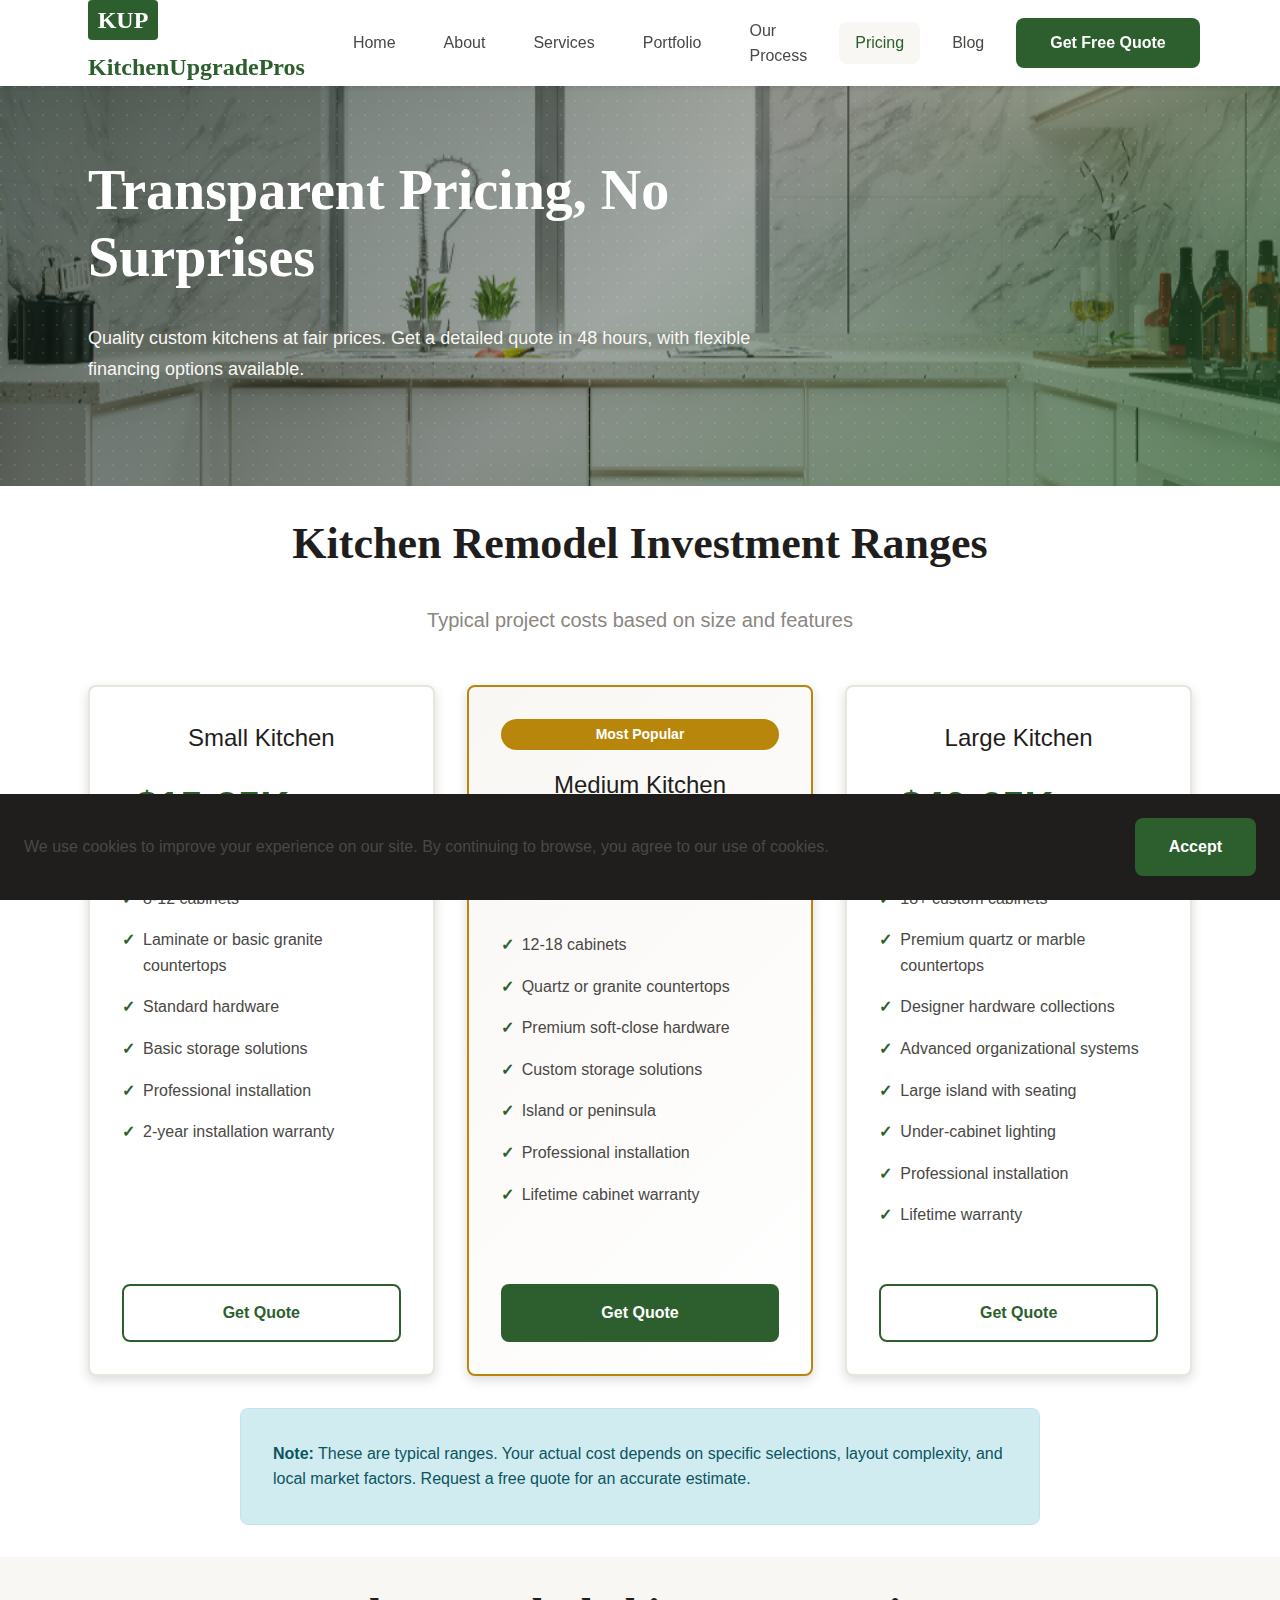
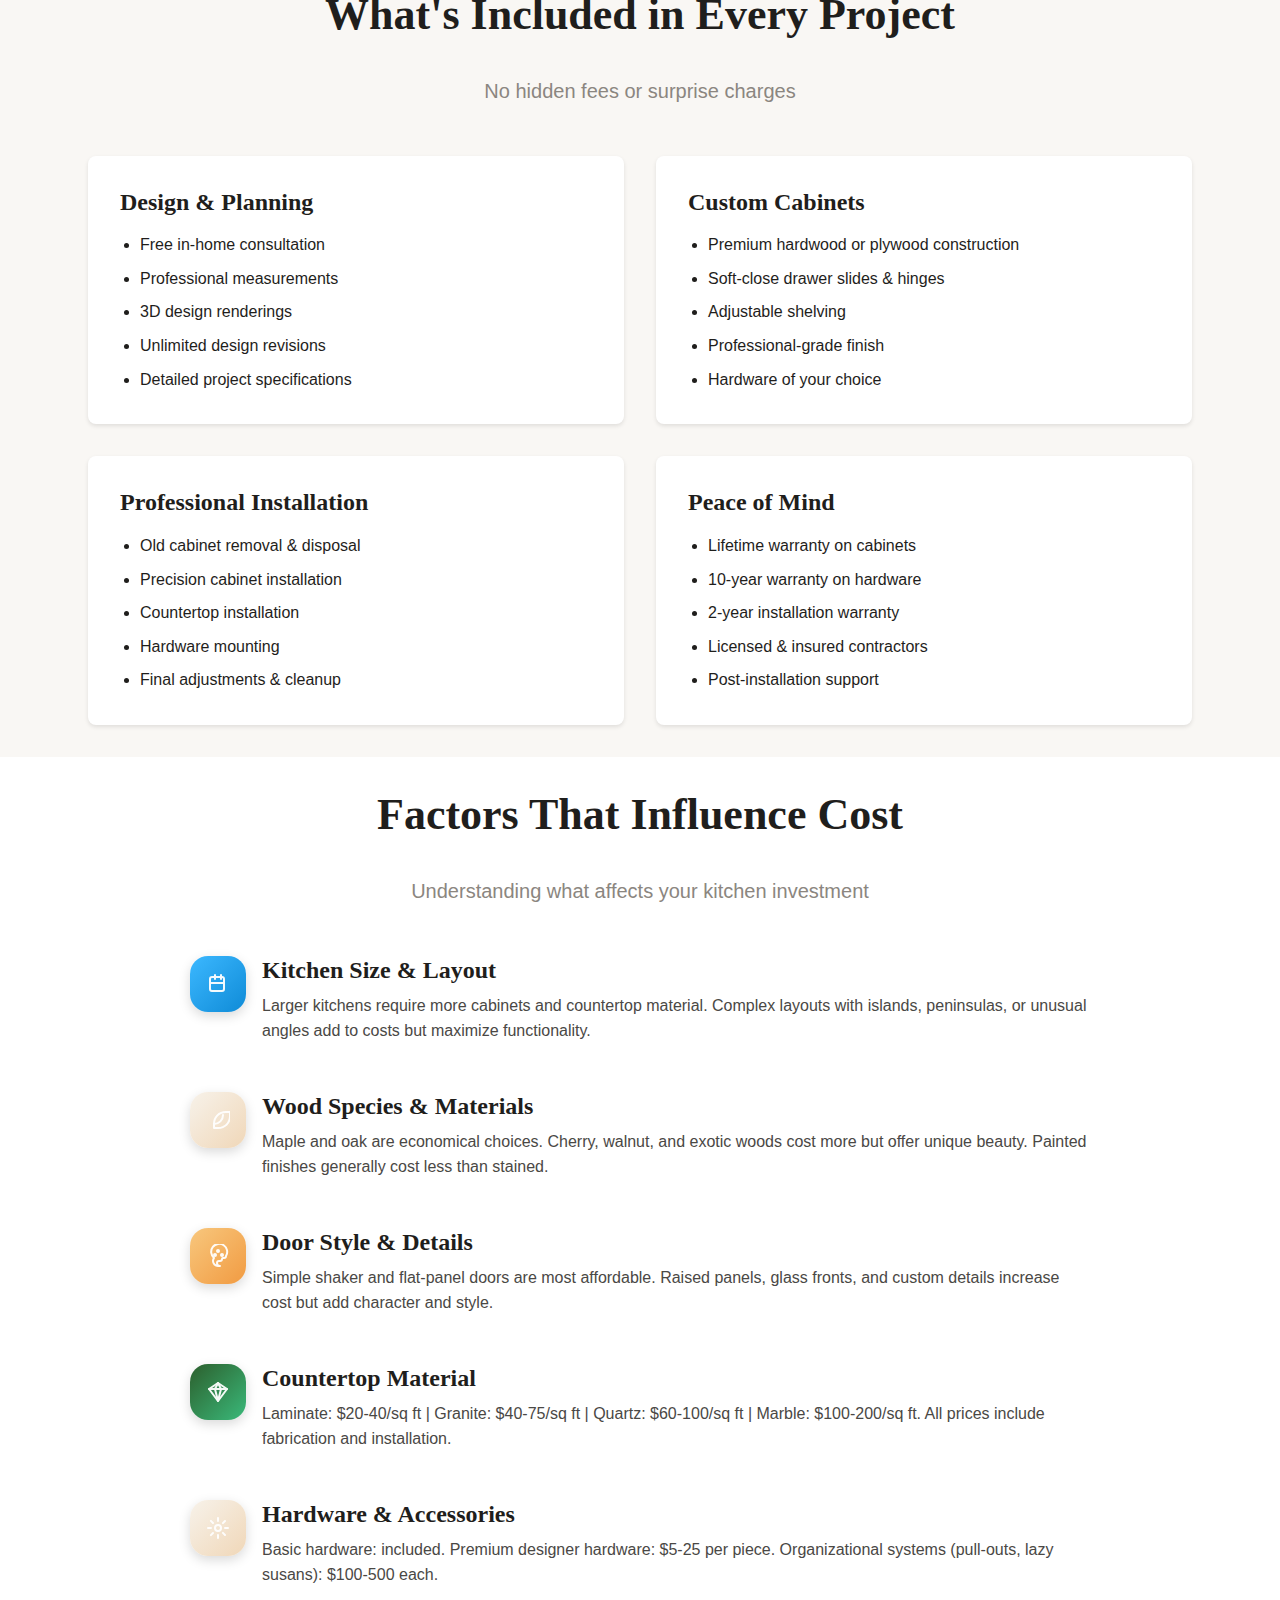
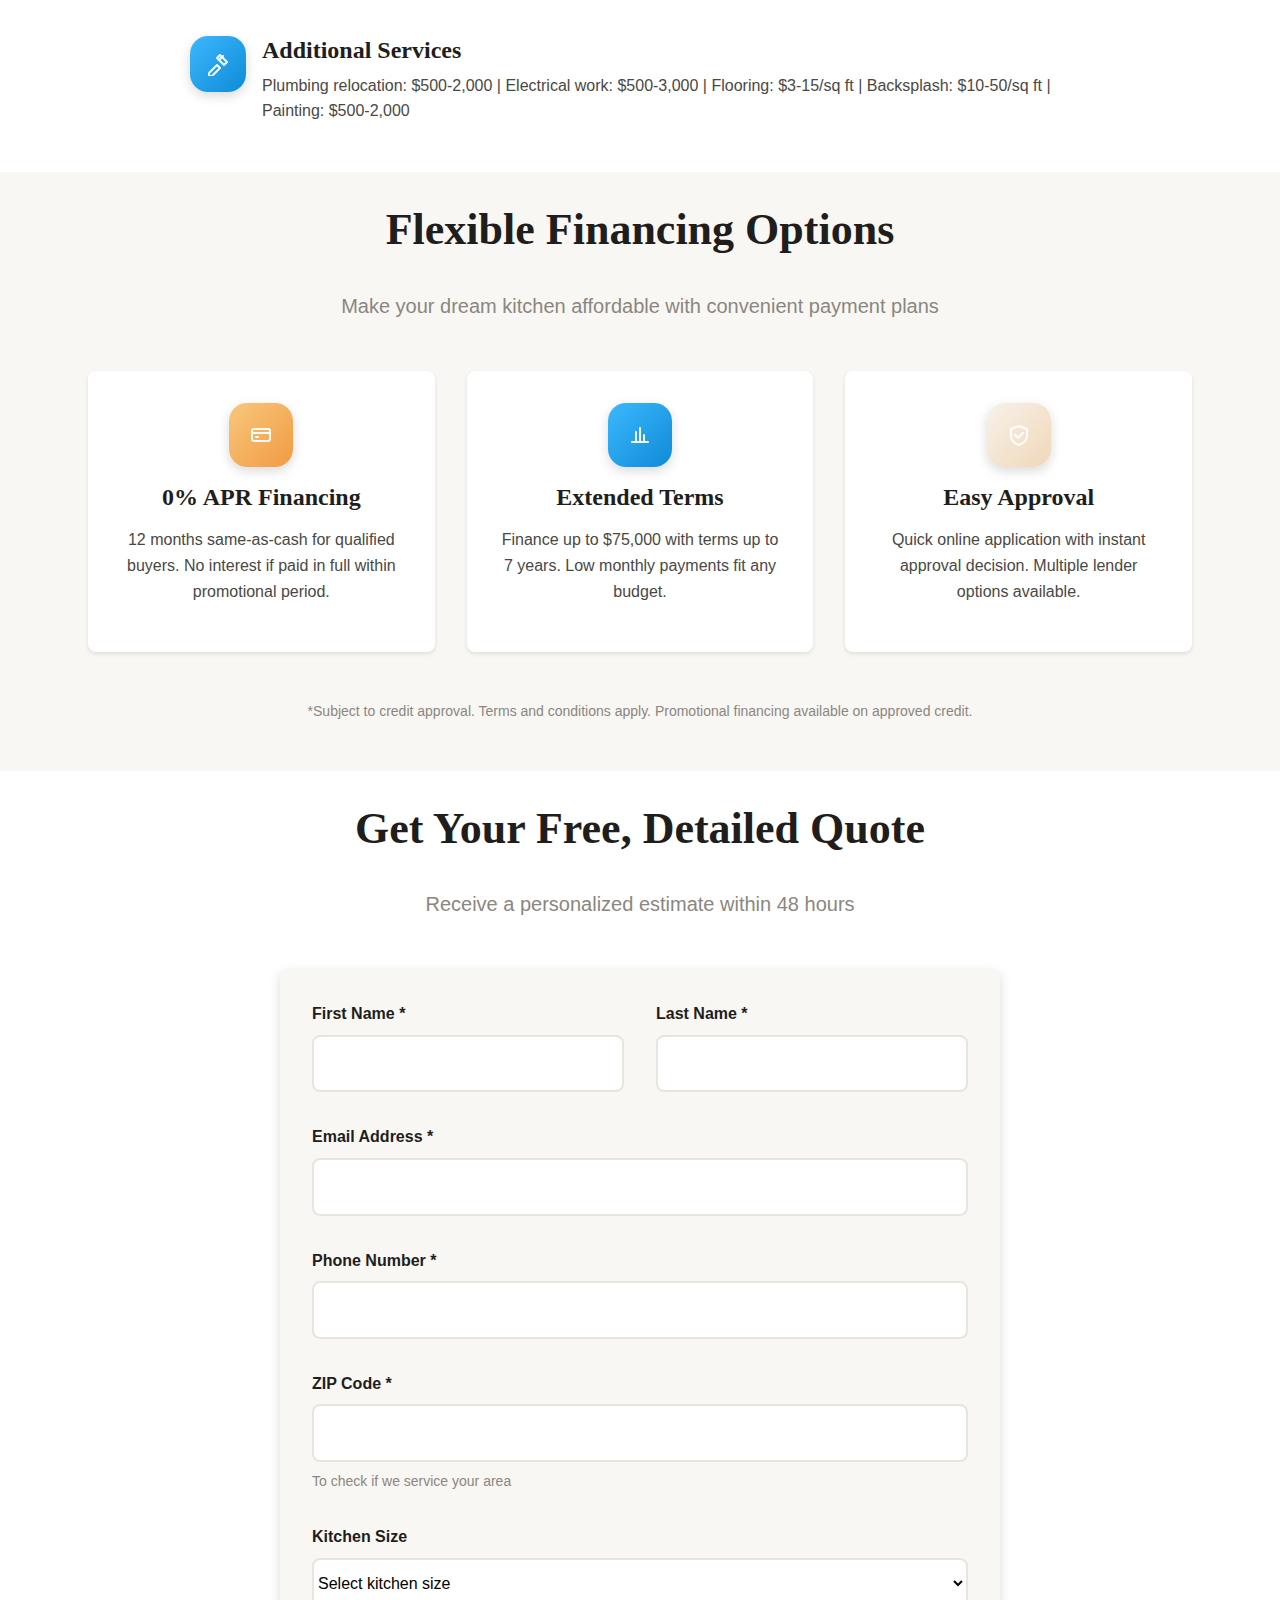
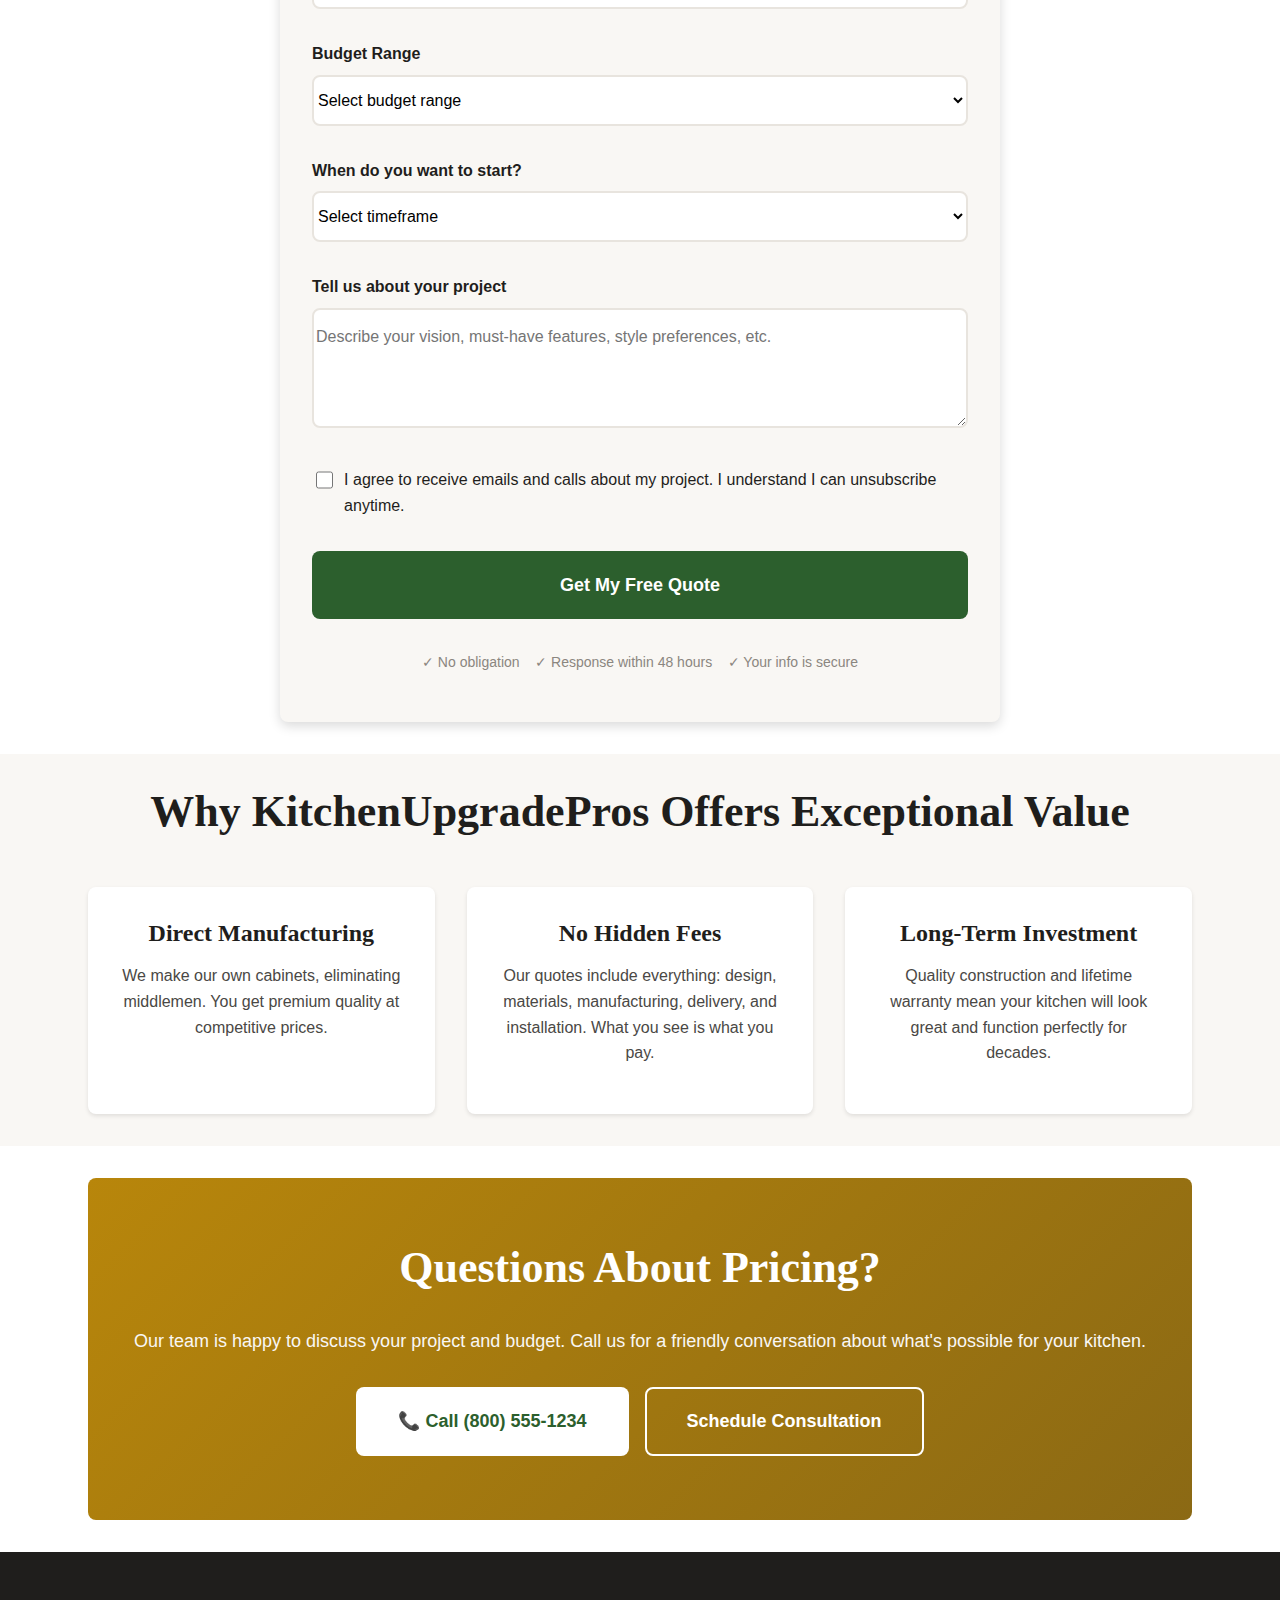
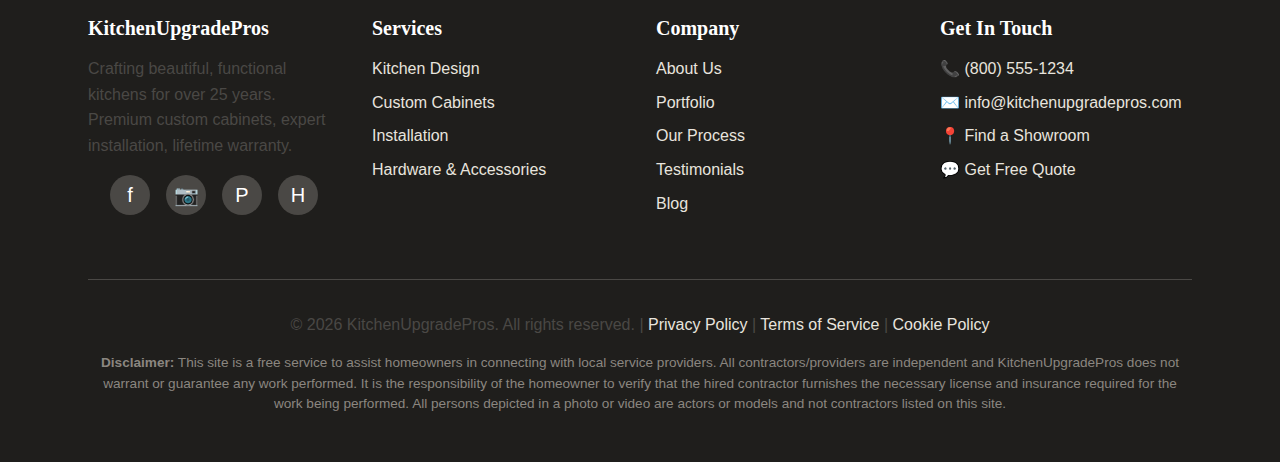
<file: pricing.html>
<!DOCTYPE html>
<html lang="en">
  <head>
    <meta charset="UTF-8" />
    <meta name="viewport" content="width=device-width, initial-scale=1.0" />

    <!-- SEO Meta Tags -->
    <title>
      Kitchen Remodel Pricing & Free Quote | Custom Cabinet Costs |
      KitchenUpgradePros
    </title>
    <meta
      name="description"
      content="Get transparent kitchen remodeling pricing and a free personalized quote. Custom cabinet costs from $15,000-$50,000. Flexible financing available. No hidden fees."
    />
    <meta
      name="keywords"
      content="kitchen remodel cost, custom cabinet pricing, kitchen renovation quote, cabinet cost estimator"
    />

    <link rel="stylesheet" href="css/style.css" />
  </head>
  <body class="page-pricing">
    <header class="header">
      <nav class="nav container">
        <a href="index.html" class="logo">
          <div class="logo-icon">KUP</div>
          <span>KitchenUpgradePros</span>
        </a>

        <ul class="nav-menu">
          <li><a href="index.html" class="nav-link">Home</a></li>
          <li><a href="about.html" class="nav-link">About</a></li>
          <li><a href="services.html" class="nav-link">Services</a></li>
          <li><a href="portfolio.html" class="nav-link">Portfolio</a></li>
          <li><a href="process.html" class="nav-link">Our Process</a></li>
          <li><a href="pricing.html" class="nav-link">Pricing</a></li>
          <li><a href="blog.html" class="nav-link">Blog</a></li>
          <li>
            <a href="contact.html" class="btn btn-primary header-quote-btn"
              >Get Free Quote</a
            >
          </li>
        </ul>

        <button class="nav-toggle">☰</button>
      </nav>

      <div class="mobile-menu">
        <a href="index.html" class="nav-link">Home</a>
        <a href="about.html" class="nav-link">About</a>
        <a href="services.html" class="nav-link">Services</a>
        <a href="portfolio.html" class="nav-link">Portfolio</a>
        <a href="process.html" class="nav-link">Our Process</a>
        <a href="pricing.html" class="nav-link">Pricing</a>
        <a href="testimonials.html" class="nav-link">Testimonials</a>
        <a href="faq.html" class="nav-link">FAQ</a>
        <a href="blog.html" class="nav-link">Blog</a>
        <a href="contact.html" class="nav-link">Contact</a>
      </div>
    </header>

    <!-- ========== HERO ========== -->
    <section class="hero" style="min-height: 400px">
      <div class="container">
        <div class="hero-content">
          <h1>Transparent Pricing, No Surprises</h1>
          <p class="lead">
            Quality custom kitchens at fair prices. Get a detailed quote in 48
            hours, with flexible financing options available.
          </p>
        </div>
      </div>
    </section>

    <!-- ========== PRICING RANGES ========== -->
    <section class="section">
      <div class="container">
        <div class="text-center mb-4">
          <h2>Kitchen Remodel Investment Ranges</h2>
          <p class="lead">Typical project costs based on size and features</p>
        </div>

        <div class="grid grid-3 pricing-grid">
          <div class="pricing-card">
            <div class="pricing-title">Small Kitchen</div>
            <div class="pricing-price">$15-25K<span> / 80-120 sq ft</span></div>
            <ul class="pricing-features">
              <li>8-12 cabinets</li>
              <li>Laminate or basic granite countertops</li>
              <li>Standard hardware</li>
              <li>Basic storage solutions</li>
              <li>Professional installation</li>
              <li>2-year installation warranty</li>
            </ul>
            <a href="#quote-form" class="btn btn-outline btn-block"
              >Get Quote</a
            >
          </div>

          <div class="pricing-card featured">
            <div class="pricing-badge">Most Popular</div>
            <div class="pricing-title">Medium Kitchen</div>
            <div class="pricing-price">
              $25-40K<span> / 120-200 sq ft</span>
            </div>
            <ul class="pricing-features">
              <li>12-18 cabinets</li>
              <li>Quartz or granite countertops</li>
              <li>Premium soft-close hardware</li>
              <li>Custom storage solutions</li>
              <li>Island or peninsula</li>
              <li>Professional installation</li>
              <li>Lifetime cabinet warranty</li>
            </ul>
            <a href="#quote-form" class="btn btn-primary btn-block"
              >Get Quote</a
            >
          </div>

          <div class="pricing-card">
            <div class="pricing-title">Large Kitchen</div>
            <div class="pricing-price">$40-65K<span> / 200+ sq ft</span></div>
            <ul class="pricing-features">
              <li>18+ custom cabinets</li>
              <li>Premium quartz or marble countertops</li>
              <li>Designer hardware collections</li>
              <li>Advanced organizational systems</li>
              <li>Large island with seating</li>
              <li>Under-cabinet lighting</li>
              <li>Professional installation</li>
              <li>Lifetime warranty</li>
            </ul>
            <a href="#quote-form" class="btn btn-outline btn-block"
              >Get Quote</a
            >
          </div>
        </div>

        <div
          class="alert alert-info mt-4"
          style="max-width: 800px; margin: 2rem auto 0"
        >
          <strong>Note:</strong> These are typical ranges. Your actual cost
          depends on specific selections, layout complexity, and local market
          factors. Request a free quote for an accurate estimate.
        </div>
      </div>
    </section>

    <!-- ========== WHAT'S INCLUDED ========== -->
    <section class="section" style="background-color: var(--color-off-white)">
      <div class="container">
        <div class="text-center mb-4">
          <h2>What's Included in Every Project</h2>
          <p class="lead">No hidden fees or surprise charges</p>
        </div>

        <div class="grid grid-2">
          <div class="card">
            <div class="card-content">
              <h3>Design & Planning</h3>
              <ul style="margin: 0; padding-left: 1.25rem">
                <li>Free in-home consultation</li>
                <li>Professional measurements</li>
                <li>3D design renderings</li>
                <li>Unlimited design revisions</li>
                <li>Detailed project specifications</li>
              </ul>
            </div>
          </div>

          <div class="card">
            <div class="card-content">
              <h3>Custom Cabinets</h3>
              <ul style="margin: 0; padding-left: 1.25rem">
                <li>Premium hardwood or plywood construction</li>
                <li>Soft-close drawer slides & hinges</li>
                <li>Adjustable shelving</li>
                <li>Professional-grade finish</li>
                <li>Hardware of your choice</li>
              </ul>
            </div>
          </div>

          <div class="card">
            <div class="card-content">
              <h3>Professional Installation</h3>
              <ul style="margin: 0; padding-left: 1.25rem">
                <li>Old cabinet removal & disposal</li>
                <li>Precision cabinet installation</li>
                <li>Countertop installation</li>
                <li>Hardware mounting</li>
                <li>Final adjustments & cleanup</li>
              </ul>
            </div>
          </div>

          <div class="card">
            <div class="card-content">
              <h3>Peace of Mind</h3>
              <ul style="margin: 0; padding-left: 1.25rem">
                <li>Lifetime warranty on cabinets</li>
                <li>10-year warranty on hardware</li>
                <li>2-year installation warranty</li>
                <li>Licensed & insured contractors</li>
                <li>Post-installation support</li>
              </ul>
            </div>
          </div>
        </div>
      </div>
    </section>

    <!-- ========== COST FACTORS ========== -->
    <section class="section">
      <div class="container">
        <div class="text-center mb-4">
          <h2>Factors That Influence Cost</h2>
          <p class="lead">Understanding what affects your kitchen investment</p>
        </div>

        <div class="feature-list" style="max-width: 900px; margin: 0 auto">
          <div class="feature-item">
            <div class="feature-icon" data-icon="plan" data-tone="blue"></div>
            <div class="feature-content">
              <h3>Kitchen Size & Layout</h3>
              <p>
                Larger kitchens require more cabinets and countertop material.
                Complex layouts with islands, peninsulas, or unusual angles add
                to costs but maximize functionality.
              </p>
            </div>
          </div>

          <div class="feature-item">
            <div class="feature-icon" data-icon="leaf" data-tone="sand"></div>
            <div class="feature-content">
              <h3>Wood Species & Materials</h3>
              <p>
                Maple and oak are economical choices. Cherry, walnut, and exotic
                woods cost more but offer unique beauty. Painted finishes
                generally cost less than stained.
              </p>
            </div>
          </div>

          <div class="feature-item">
            <div
              class="feature-icon"
              data-icon="design"
              data-tone="amber"
            ></div>
            <div class="feature-content">
              <h3>Door Style & Details</h3>
              <p>
                Simple shaker and flat-panel doors are most affordable. Raised
                panels, glass fronts, and custom details increase cost but add
                character and style.
              </p>
            </div>
          </div>

          <div class="feature-item">
            <div class="feature-icon" data-icon="materials"></div>
            <div class="feature-content">
              <h3>Countertop Material</h3>
              <p>
                Laminate: $20-40/sq ft | Granite: $40-75/sq ft | Quartz:
                $60-100/sq ft | Marble: $100-200/sq ft. All prices include
                fabrication and installation.
              </p>
            </div>
          </div>

          <div class="feature-item">
            <div class="feature-icon" data-icon="gear" data-tone="sand"></div>
            <div class="feature-content">
              <h3>Hardware & Accessories</h3>
              <p>
                Basic hardware: included. Premium designer hardware: $5-25 per
                piece. Organizational systems (pull-outs, lazy susans): $100-500
                each.
              </p>
            </div>
          </div>

          <div class="feature-item">
            <div
              class="feature-icon"
              data-icon="install"
              data-tone="blue"
            ></div>
            <div class="feature-content">
              <h3>Additional Services</h3>
              <p>
                Plumbing relocation: $500-2,000 | Electrical work: $500-3,000 |
                Flooring: $3-15/sq ft | Backsplash: $10-50/sq ft | Painting:
                $500-2,000
              </p>
            </div>
          </div>
        </div>
      </div>
    </section>

    <!-- ========== FINANCING ========== -->
    <section class="section" style="background-color: var(--color-off-white)">
      <div class="container">
        <div class="text-center mb-4">
          <h2>Flexible Financing Options</h2>
          <p class="lead">
            Make your dream kitchen affordable with convenient payment plans
          </p>
        </div>

        <div class="grid grid-3">
          <div class="card">
            <div class="card-content text-center">
              <div
                class="card-icon"
                data-icon="finance"
                data-tone="amber"
              ></div>
              <h3>0% APR Financing</h3>
              <p>
                12 months same-as-cash for qualified buyers. No interest if paid
                in full within promotional period.
              </p>
            </div>
          </div>

          <div class="card">
            <div class="card-content text-center">
              <div class="card-icon" data-icon="chart" data-tone="blue"></div>
              <h3>Extended Terms</h3>
              <p>
                Finance up to $75,000 with terms up to 7 years. Low monthly
                payments fit any budget.
              </p>
            </div>
          </div>

          <div class="card">
            <div class="card-content text-center">
              <div class="card-icon" data-icon="shield" data-tone="sand"></div>
              <h3>Easy Approval</h3>
              <p>
                Quick online application with instant approval decision.
                Multiple lender options available.
              </p>
            </div>
          </div>
        </div>

        <div class="text-center mt-4">
          <p style="font-size: 0.875rem; color: var(--color-gray)">
            *Subject to credit approval. Terms and conditions apply. Promotional
            financing available on approved credit.
          </p>
        </div>
      </div>
    </section>

    <!-- ========== QUOTE FORM ========== -->
    <section id="quote-form" class="section">
      <div class="container">
        <div class="text-center mb-4">
          <h2>Get Your Free, Detailed Quote</h2>
          <p class="lead">Receive a personalized estimate within 48 hours</p>
        </div>

        <form class="quote-form">
          <div class="grid grid-2">
            <div class="form-group">
              <label class="form-label" for="first-name">First Name *</label>
              <input type="text" id="first-name" class="form-input" required />
              <div class="form-error"></div>
            </div>

            <div class="form-group">
              <label class="form-label" for="last-name">Last Name *</label>
              <input type="text" id="last-name" class="form-input" required />
              <div class="form-error"></div>
            </div>
          </div>

          <div class="form-group">
            <label class="form-label" for="email">Email Address *</label>
            <input type="email" id="email" class="form-input" required />
            <div class="form-error"></div>
          </div>

          <div class="form-group">
            <label class="form-label" for="phone">Phone Number *</label>
            <input type="tel" id="phone" class="form-input" required />
            <div class="form-error"></div>
          </div>

          <div class="form-group">
            <label class="form-label" for="zip">ZIP Code *</label>
            <input type="text" id="zip" class="form-input" required />
            <div class="form-hint">To check if we service your area</div>
            <div class="form-error"></div>
          </div>

          <div class="form-group">
            <label class="form-label" for="kitchen-size">Kitchen Size</label>
            <select id="kitchen-size" class="form-select">
              <option value="">Select kitchen size</option>
              <option value="small">Small (80-120 sq ft)</option>
              <option value="medium">Medium (120-200 sq ft)</option>
              <option value="large">Large (200-300 sq ft)</option>
              <option value="xlarge">Extra Large (300+ sq ft)</option>
            </select>
          </div>

          <div class="form-group">
            <label class="form-label" for="budget">Budget Range</label>
            <select id="budget" class="form-select">
              <option value="">Select budget range</option>
              <option value="15-25k">$15,000 - $25,000</option>
              <option value="25-40k">$25,000 - $40,000</option>
              <option value="40-60k">$40,000 - $60,000</option>
              <option value="60k+">$60,000+</option>
            </select>
          </div>

          <div class="form-group">
            <label class="form-label" for="timeline"
              >When do you want to start?</label
            >
            <select id="timeline" class="form-select">
              <option value="">Select timeframe</option>
              <option value="asap">As soon as possible</option>
              <option value="1-3">1-3 months</option>
              <option value="3-6">3-6 months</option>
              <option value="6+">6+ months (planning ahead)</option>
            </select>
          </div>

          <div class="form-group">
            <label class="form-label" for="message"
              >Tell us about your project</label
            >
            <textarea
              id="message"
              class="form-textarea"
              placeholder="Describe your vision, must-have features, style preferences, etc."
            ></textarea>
          </div>

          <div class="form-group">
            <div class="form-check">
              <input type="checkbox" id="consent" required />
              <label for="consent" style="font-weight: normal">
                I agree to receive emails and calls about my project. I
                understand I can unsubscribe anytime.
              </label>
            </div>
            <div class="form-error"></div>
          </div>

          <button type="submit" class="btn btn-primary btn-lg btn-block">
            Get My Free Quote
          </button>

          <p
            class="text-center mt-3"
            style="font-size: 0.875rem; color: var(--color-gray)"
          >
            ✓ No obligation &nbsp;&nbsp; ✓ Response within 48 hours &nbsp;&nbsp;
            ✓ Your info is secure
          </p>
        </form>
      </div>
    </section>

    <!-- ========== VALUE PROPOSITION ========== -->
    <section class="section" style="background-color: var(--color-off-white)">
      <div class="container">
        <div class="text-center mb-4">
          <h2>Why KitchenUpgradePros Offers Exceptional Value</h2>
        </div>

        <div class="grid grid-3">
          <div class="card">
            <div class="card-content text-center">
              <h3>Direct Manufacturing</h3>
              <p>
                We make our own cabinets, eliminating middlemen. You get premium
                quality at competitive prices.
              </p>
            </div>
          </div>

          <div class="card">
            <div class="card-content text-center">
              <h3>No Hidden Fees</h3>
              <p>
                Our quotes include everything: design, materials, manufacturing,
                delivery, and installation. What you see is what you pay.
              </p>
            </div>
          </div>

          <div class="card">
            <div class="card-content text-center">
              <h3>Long-Term Investment</h3>
              <p>
                Quality construction and lifetime warranty mean your kitchen
                will look great and function perfectly for decades.
              </p>
            </div>
          </div>
        </div>
      </div>
    </section>

    <!-- ========== CTA ========== -->
    <section class="section">
      <div class="container">
        <div class="cta-section">
          <h2>Questions About Pricing?</h2>
          <p>
            Our team is happy to discuss your project and budget. Call us for a
            friendly conversation about what's possible for your kitchen.
          </p>
          <div
            style="
              display: flex;
              gap: 1rem;
              justify-content: center;
              flex-wrap: wrap;
            "
          >
            <a href="tel:+18005551234" class="btn btn-white btn-lg"
              >📞 Call (800) 555-1234</a
            >
            <a
              href="contact.html"
              class="btn btn-outline btn-lg"
              style="border-color: white; color: white"
              >Schedule Consultation</a
            >
          </div>
        </div>
      </div>
    </section>

    <footer class="footer">
      <div class="container">
        <div class="footer-grid">
          <div class="footer-section">
            <h3>KitchenUpgradePros</h3>
            <p>
              Crafting beautiful, functional kitchens for over 25 years. Premium
              custom cabinets, expert installation, lifetime warranty.
            </p>
            <div class="footer-social">
              <a href="#" class="social-link" aria-label="Facebook">f</a>
              <a href="#" class="social-link" aria-label="Instagram">📷</a>
              <a href="#" class="social-link" aria-label="Pinterest">P</a>
              <a href="#" class="social-link" aria-label="Houzz">H</a>
            </div>
          </div>

          <div class="footer-section">
            <h3>Services</h3>
            <div class="footer-links">
              <a href="services.html#design" class="footer-link"
                >Kitchen Design</a
              >
              <a href="services.html#manufacturing" class="footer-link"
                >Custom Cabinets</a
              >
              <a href="services.html#installation" class="footer-link"
                >Installation</a
              >
              <a href="services.html#hardware" class="footer-link"
                >Hardware & Accessories</a
              >
            </div>
          </div>

          <div class="footer-section">
            <h3>Company</h3>
            <div class="footer-links">
              <a href="about.html" class="footer-link">About Us</a>
              <a href="portfolio.html" class="footer-link">Portfolio</a>
              <a href="process.html" class="footer-link">Our Process</a>
              <a href="testimonials.html" class="footer-link">Testimonials</a>
              <a href="blog.html" class="footer-link">Blog</a>
            </div>
          </div>

          <div class="footer-section">
            <h3>Get In Touch</h3>
            <div class="footer-links">
              <a href="tel:+18005551234" class="footer-link"
                >📞 (800) 555-1234</a
              >
              <a href="mailto:info@kitchenupgradepros.com" class="footer-link"
                >✉️ info@kitchenupgradepros.com</a
              >
              <a href="contact.html" class="footer-link">📍 Find a Showroom</a>
              <a href="pricing.html" class="footer-link">💬 Get Free Quote</a>
            </div>
          </div>
        </div>

        <div class="footer-bottom">
          <p>
            &copy; 2026 KitchenUpgradePros. All rights reserved. |
            <a href="privacy.html" class="footer-link">Privacy Policy</a> |
            <a href="terms.html" class="footer-link">Terms of Service</a> |
            <a href="cookie.html" class="footer-link">Cookie Policy</a>
          </p>
          <p
            style="
              margin-top: 0.75rem;
              font-size: 0.85rem;
              color: var(--color-gray);
              line-height: 1.5;
            "
          >
            <strong>Disclaimer:</strong> This site is a free service to assist
            homeowners in connecting with local service providers. All
            contractors/providers are independent and KitchenUpgradePros does
            not warrant or guarantee any work performed. It is the
            responsibility of the homeowner to verify that the hired contractor
            furnishes the necessary license and insurance required for the work
            being performed. All persons depicted in a photo or video are actors
            or models and not contractors listed on this site.
          </p>
        </div>
      </div>
    </footer>

    <script src="js/main.js"></script>
  </body>
</html>
</file>
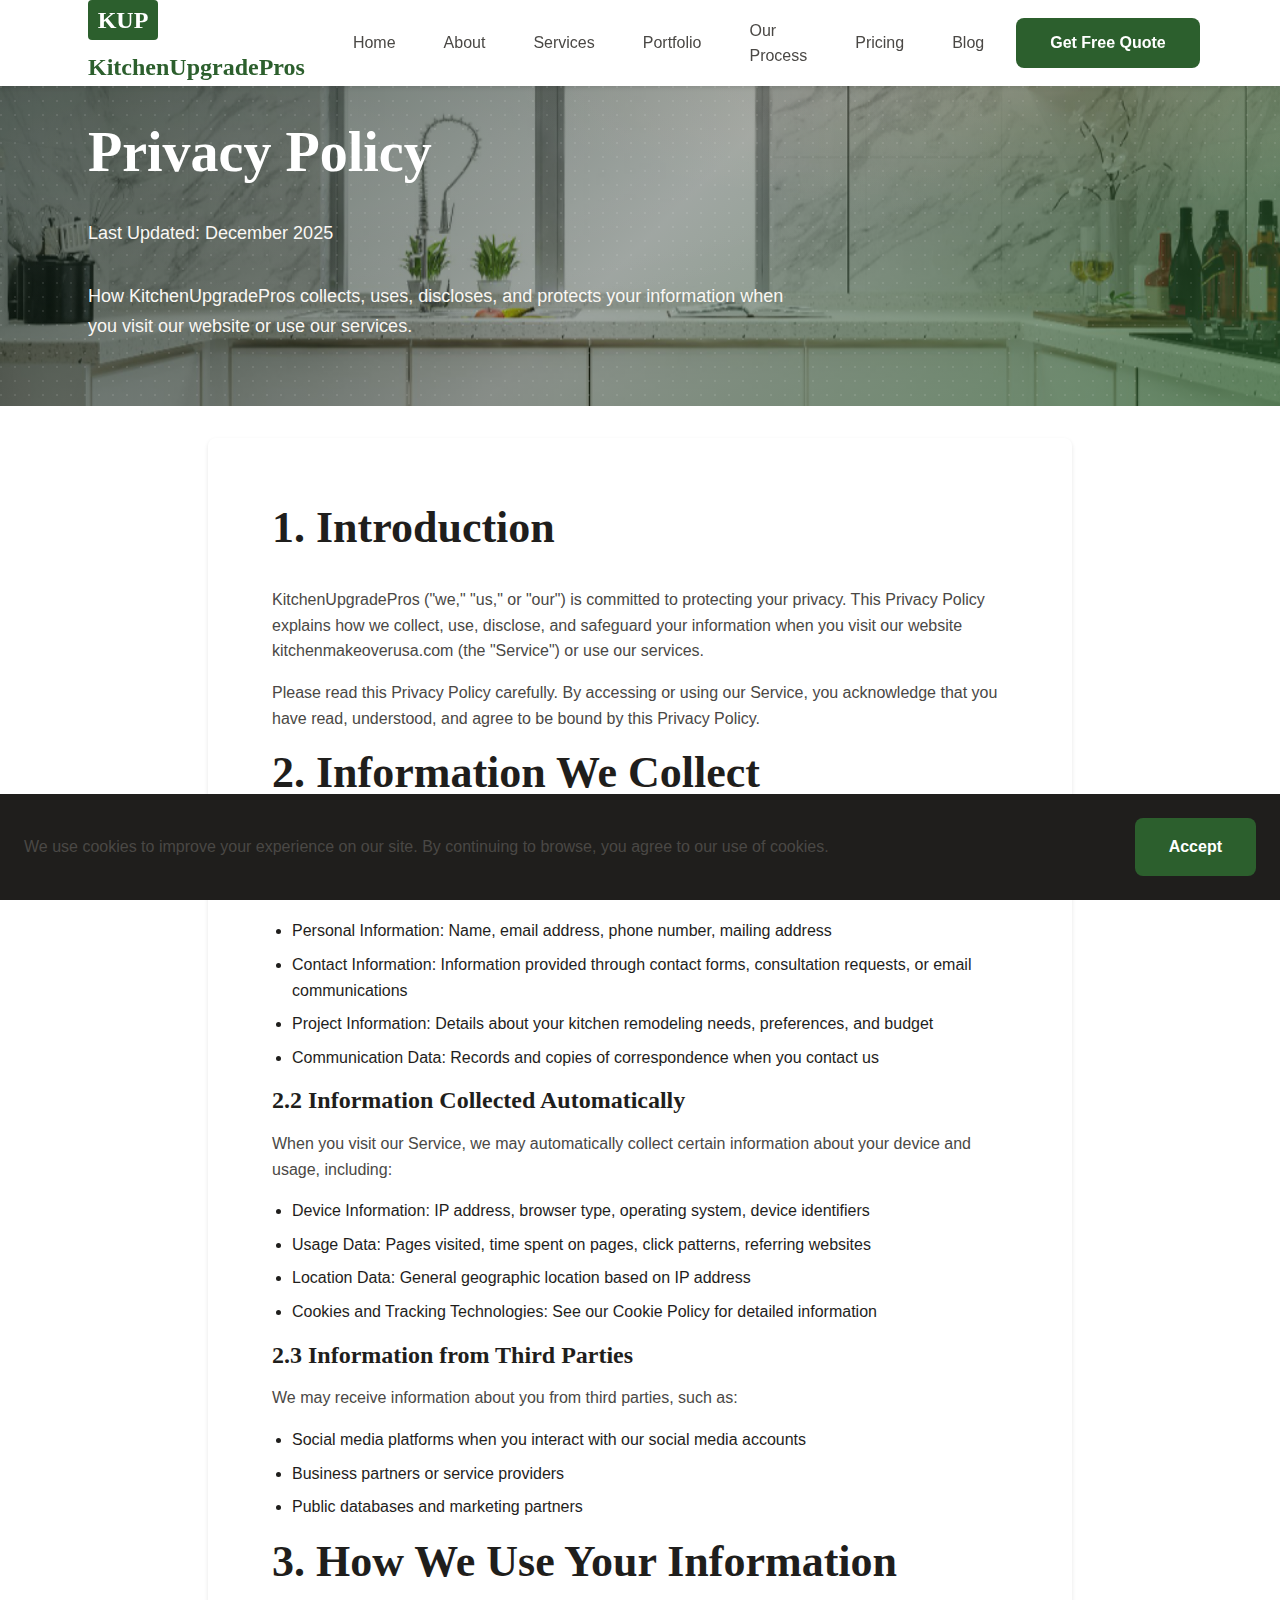
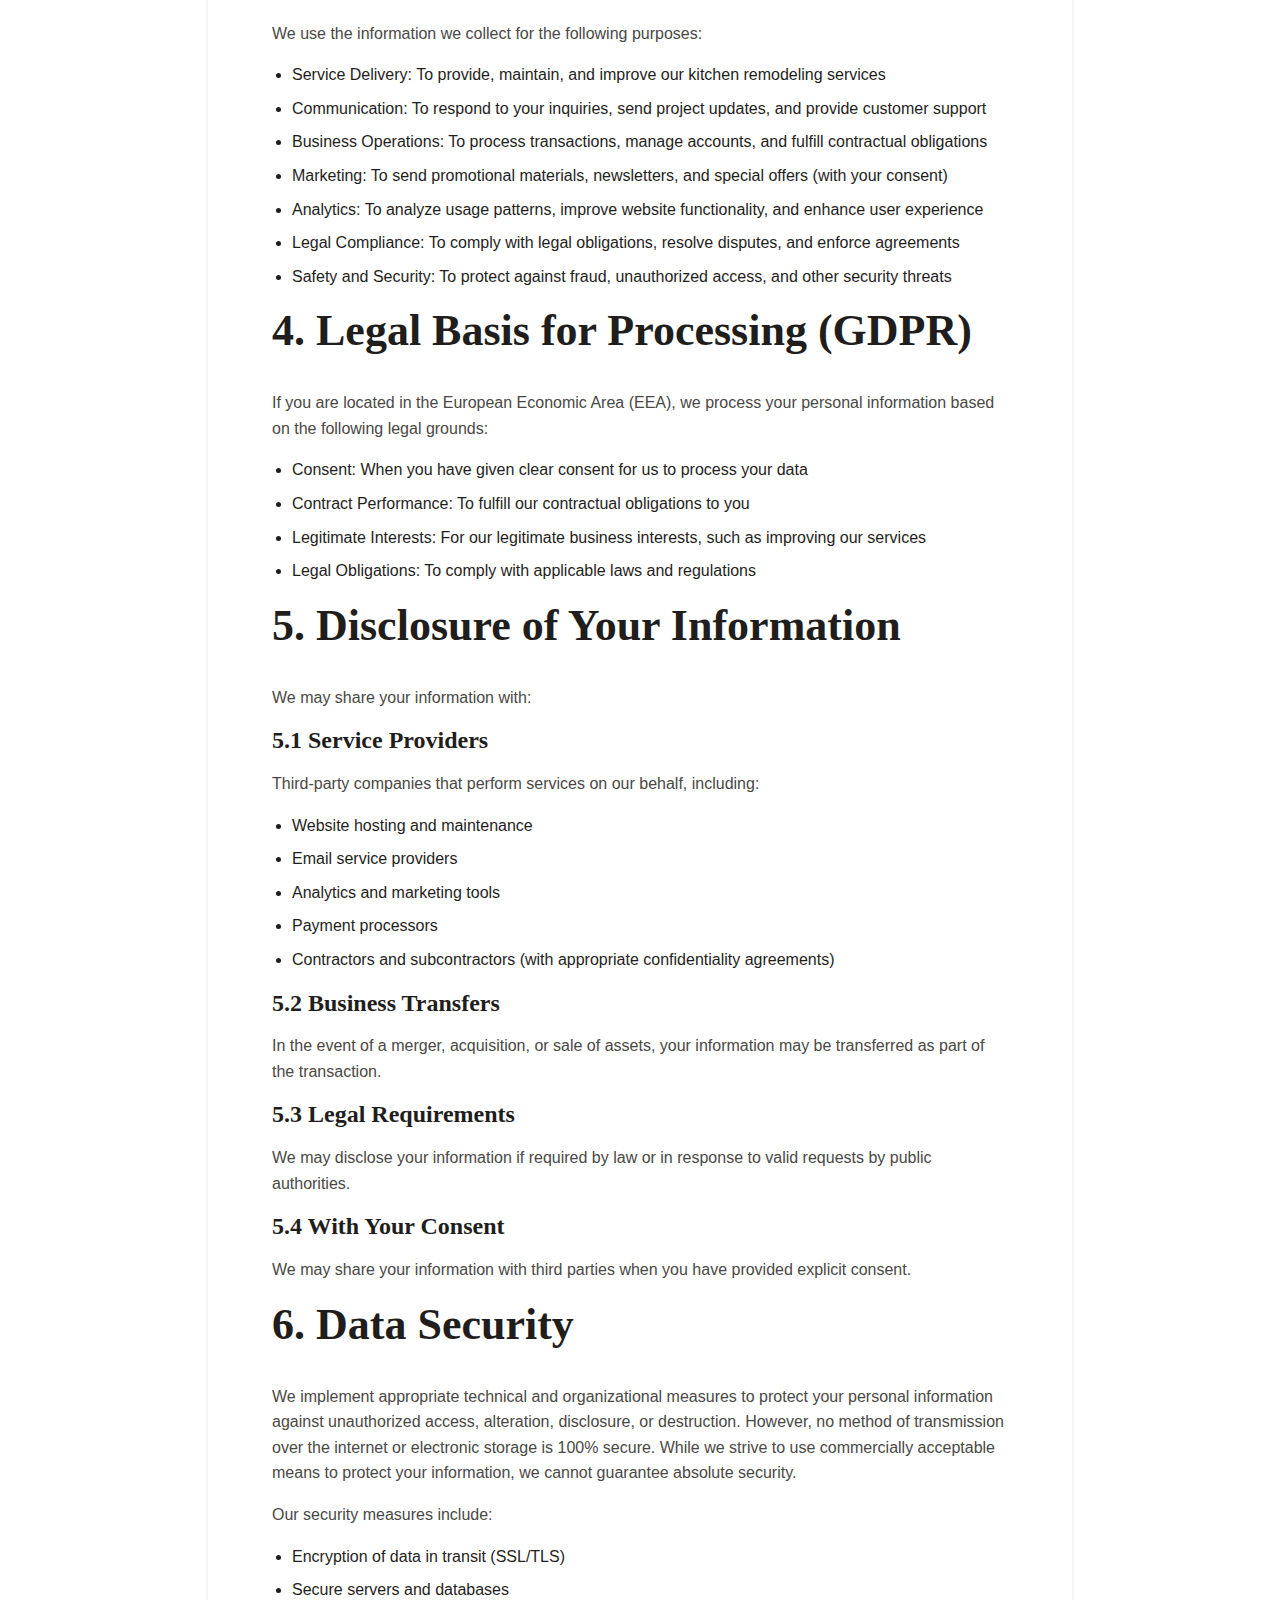
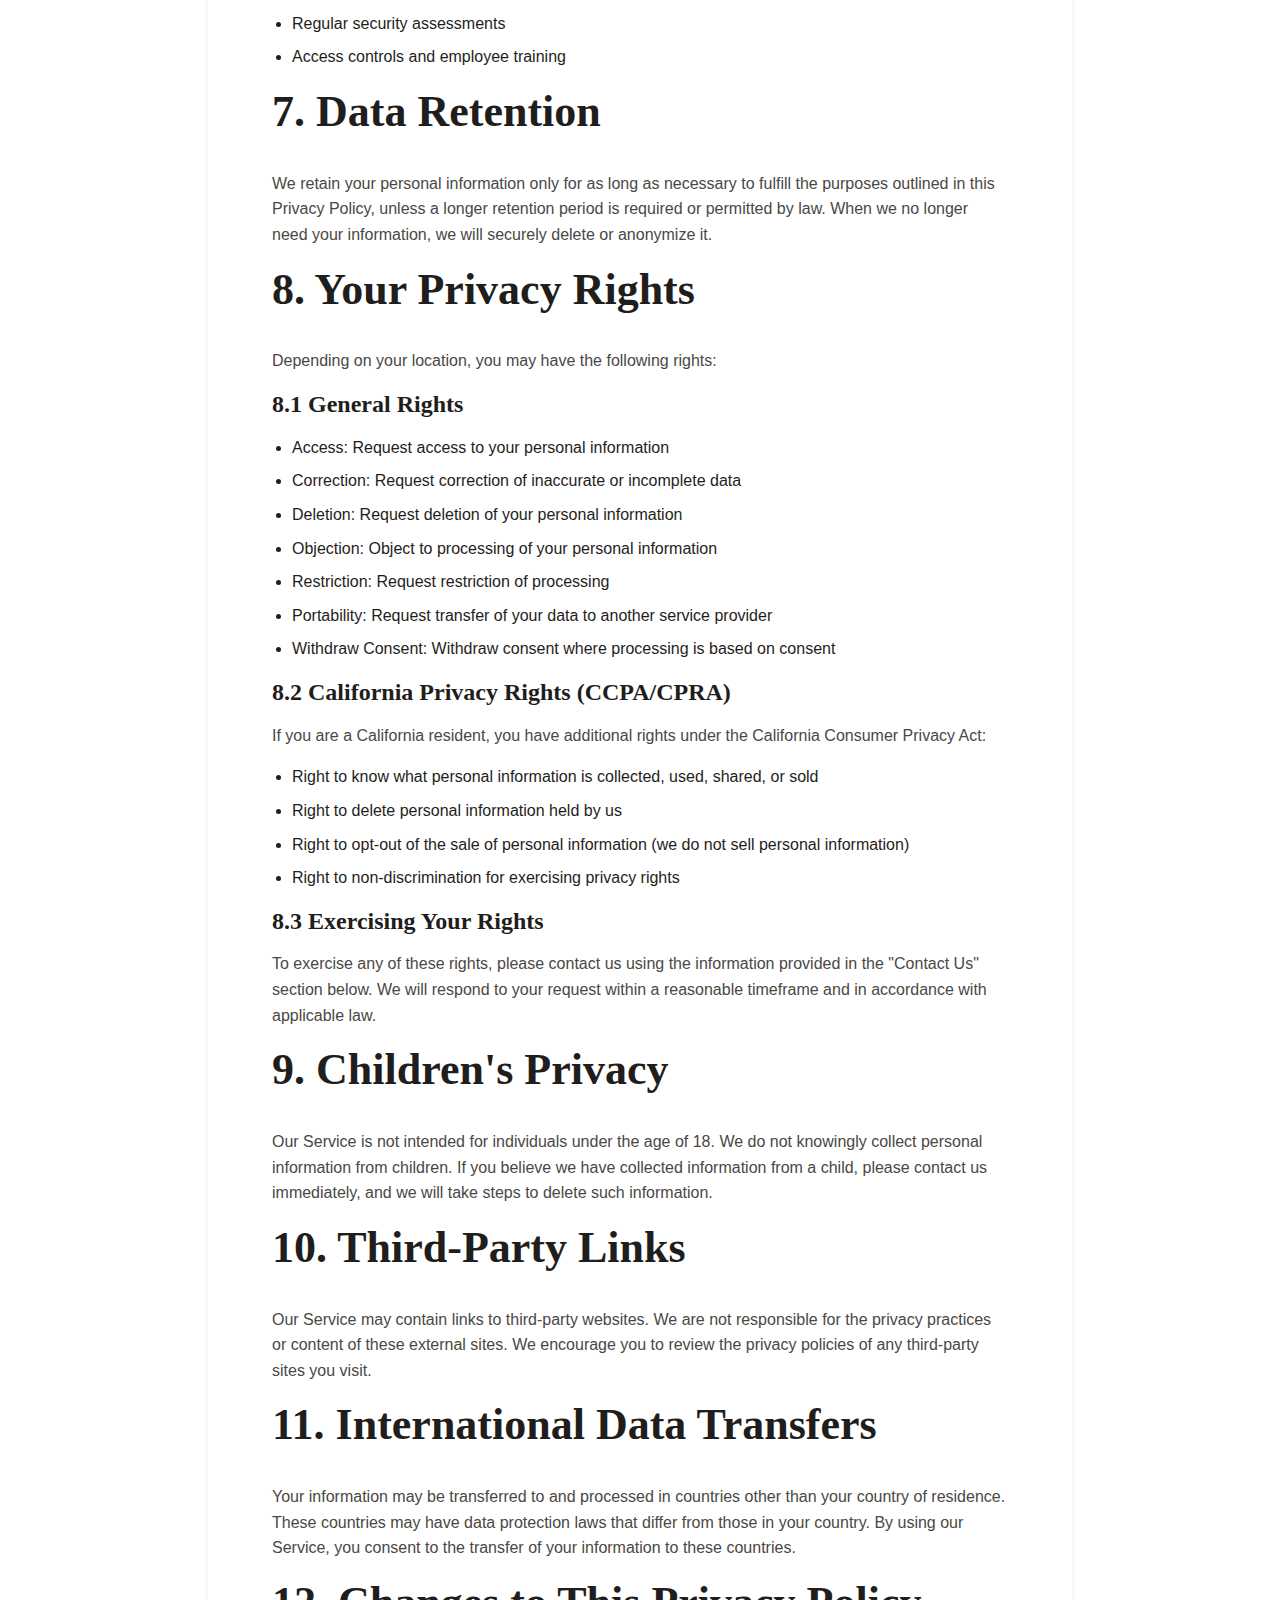
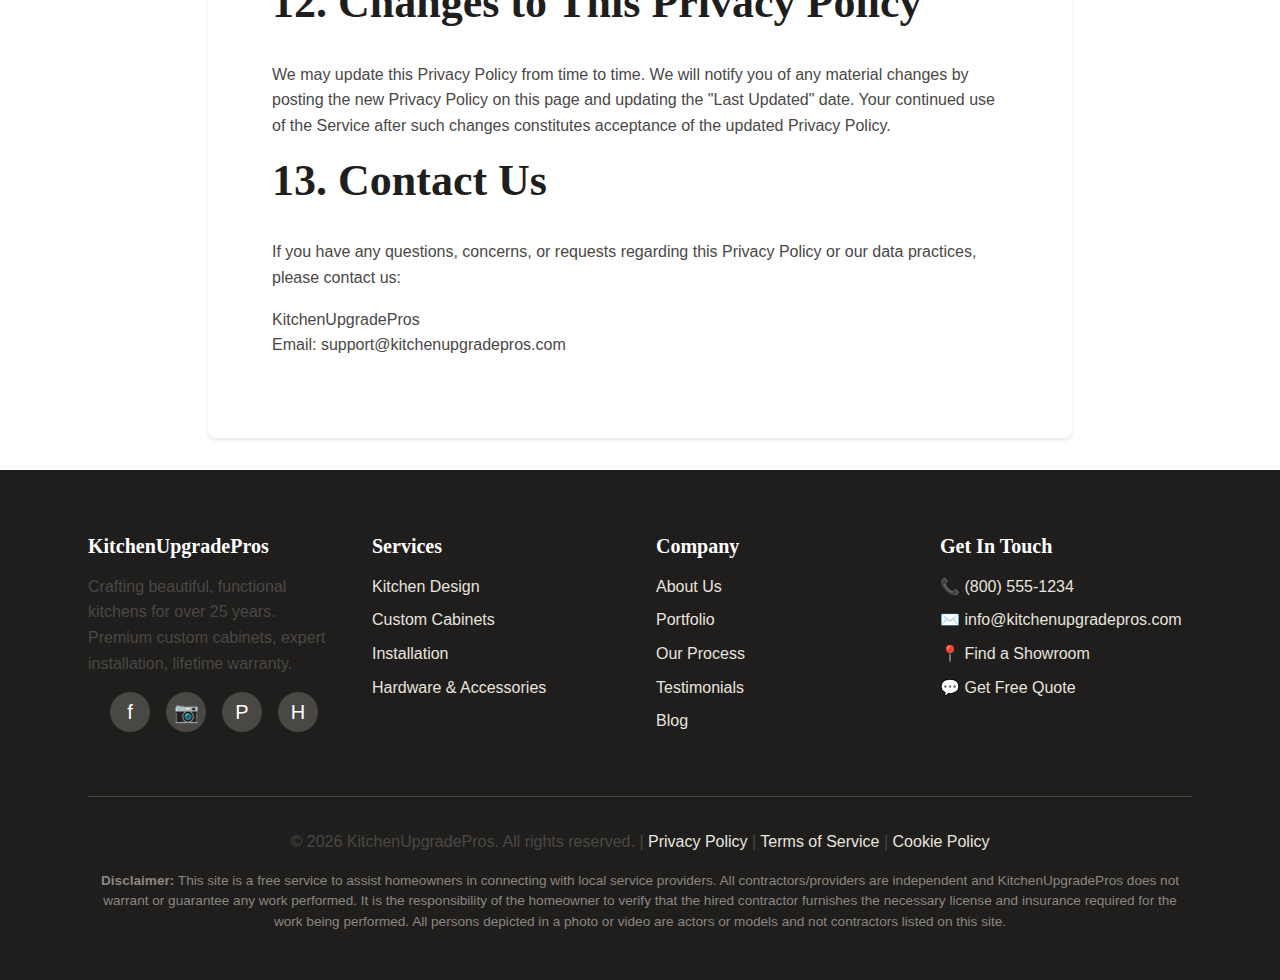
<file: privacy.html>
<!DOCTYPE html>
<html lang="en">
  <head>
    <meta charset="UTF-8" />
    <meta name="viewport" content="width=device-width, initial-scale=1.0" />

    <title>Privacy Policy | KitchenUpgradePros</title>
    <meta
      name="description"
      content="Read the KitchenUpgradePros Privacy Policy to learn how we collect, use, disclose, and protect your information when you use our services."
    />

    <link rel="stylesheet" href="css/style.css" />
  </head>
  <body>
    <header class="header">
      <nav class="nav container">
        <a href="index.html" class="logo">
          <div class="logo-icon">KUP</div>
          <span>KitchenUpgradePros</span>
        </a>

        <ul class="nav-menu">
          <li><a href="index.html" class="nav-link">Home</a></li>
          <li><a href="about.html" class="nav-link">About</a></li>
          <li><a href="services.html" class="nav-link">Services</a></li>
          <li><a href="portfolio.html" class="nav-link">Portfolio</a></li>
          <li><a href="process.html" class="nav-link">Our Process</a></li>
          <li><a href="pricing.html" class="nav-link">Pricing</a></li>
          <li><a href="blog.html" class="nav-link">Blog</a></li>
          <li>
            <a href="contact.html" class="btn btn-primary header-quote-btn"
              >Get Free Quote</a
            >
          </li>
        </ul>

        <button class="nav-toggle" aria-label="Toggle navigation">☰</button>
      </nav>

      <div class="mobile-menu">
        <a href="index.html" class="nav-link">Home</a>
        <a href="about.html" class="nav-link">About</a>
        <a href="services.html" class="nav-link">Services</a>
        <a href="portfolio.html" class="nav-link">Portfolio</a>
        <a href="process.html" class="nav-link">Our Process</a>
        <a href="pricing.html" class="nav-link">Pricing</a>
        <a href="testimonials.html" class="nav-link">Testimonials</a>
        <a href="faq.html" class="nav-link">FAQ</a>
        <a href="blog.html" class="nav-link">Blog</a>
        <a href="contact.html" class="nav-link">Contact</a>
      </div>
    </header>

    <section class="hero" style="min-height: 320px">
      <div class="container">
        <div class="hero-content">
          <h1>Privacy Policy</h1>
          <p class="lead">Last Updated: December 2025</p>
          <p class="lead" style="max-width: 820px">
            How KitchenUpgradePros collects, uses, discloses, and protects your
            information when you visit our website or use our services.
          </p>
        </div>
      </div>
    </section>

    <section class="section">
      <div class="container" style="max-width: 960px">
        <div class="card" style="padding: 2rem">
          <div class="card-content">
            <h2>1. Introduction</h2>
            <p>
              KitchenUpgradePros ("we," "us," or "our") is committed to
              protecting your privacy. This Privacy Policy explains how we
              collect, use, disclose, and safeguard your information when you
              visit our website kitchenmakeoverusa.com (the "Service") or use
              our services.
            </p>
            <p>
              Please read this Privacy Policy carefully. By accessing or using
              our Service, you acknowledge that you have read, understood, and
              agree to be bound by this Privacy Policy.
            </p>

            <h2>2. Information We Collect</h2>
            <h3>2.1 Information You Provide to Us</h3>
            <p>
              We may collect information that you voluntarily provide to us,
              including:
            </p>
            <ul style="padding-left: 1.25rem; margin-bottom: 1rem">
              <li>
                Personal Information: Name, email address, phone number, mailing
                address
              </li>
              <li>
                Contact Information: Information provided through contact forms,
                consultation requests, or email communications
              </li>
              <li>
                Project Information: Details about your kitchen remodeling
                needs, preferences, and budget
              </li>
              <li>
                Communication Data: Records and copies of correspondence when
                you contact us
              </li>
            </ul>

            <h3>2.2 Information Collected Automatically</h3>
            <p>
              When you visit our Service, we may automatically collect certain
              information about your device and usage, including:
            </p>
            <ul style="padding-left: 1.25rem; margin-bottom: 1rem">
              <li>
                Device Information: IP address, browser type, operating system,
                device identifiers
              </li>
              <li>
                Usage Data: Pages visited, time spent on pages, click patterns,
                referring websites
              </li>
              <li>
                Location Data: General geographic location based on IP address
              </li>
              <li>
                Cookies and Tracking Technologies: See our Cookie Policy for
                detailed information
              </li>
            </ul>

            <h3>2.3 Information from Third Parties</h3>
            <p>
              We may receive information about you from third parties, such as:
            </p>
            <ul style="padding-left: 1.25rem; margin-bottom: 1rem">
              <li>
                Social media platforms when you interact with our social media
                accounts
              </li>
              <li>Business partners or service providers</li>
              <li>Public databases and marketing partners</li>
            </ul>

            <h2>3. How We Use Your Information</h2>
            <p>We use the information we collect for the following purposes:</p>
            <ul style="padding-left: 1.25rem; margin-bottom: 1rem">
              <li>
                Service Delivery: To provide, maintain, and improve our kitchen
                remodeling services
              </li>
              <li>
                Communication: To respond to your inquiries, send project
                updates, and provide customer support
              </li>
              <li>
                Business Operations: To process transactions, manage accounts,
                and fulfill contractual obligations
              </li>
              <li>
                Marketing: To send promotional materials, newsletters, and
                special offers (with your consent)
              </li>
              <li>
                Analytics: To analyze usage patterns, improve website
                functionality, and enhance user experience
              </li>
              <li>
                Legal Compliance: To comply with legal obligations, resolve
                disputes, and enforce agreements
              </li>
              <li>
                Safety and Security: To protect against fraud, unauthorized
                access, and other security threats
              </li>
            </ul>

            <h2>4. Legal Basis for Processing (GDPR)</h2>
            <p>
              If you are located in the European Economic Area (EEA), we process
              your personal information based on the following legal grounds:
            </p>
            <ul style="padding-left: 1.25rem; margin-bottom: 1rem">
              <li>
                Consent: When you have given clear consent for us to process
                your data
              </li>
              <li>
                Contract Performance: To fulfill our contractual obligations to
                you
              </li>
              <li>
                Legitimate Interests: For our legitimate business interests,
                such as improving our services
              </li>
              <li>
                Legal Obligations: To comply with applicable laws and
                regulations
              </li>
            </ul>

            <h2>5. Disclosure of Your Information</h2>
            <p>We may share your information with:</p>

            <h3>5.1 Service Providers</h3>
            <p>
              Third-party companies that perform services on our behalf,
              including:
            </p>
            <ul style="padding-left: 1.25rem; margin-bottom: 1rem">
              <li>Website hosting and maintenance</li>
              <li>Email service providers</li>
              <li>Analytics and marketing tools</li>
              <li>Payment processors</li>
              <li>
                Contractors and subcontractors (with appropriate confidentiality
                agreements)
              </li>
            </ul>

            <h3>5.2 Business Transfers</h3>
            <p>
              In the event of a merger, acquisition, or sale of assets, your
              information may be transferred as part of the transaction.
            </p>

            <h3>5.3 Legal Requirements</h3>
            <p>
              We may disclose your information if required by law or in response
              to valid requests by public authorities.
            </p>

            <h3>5.4 With Your Consent</h3>
            <p>
              We may share your information with third parties when you have
              provided explicit consent.
            </p>

            <h2>6. Data Security</h2>
            <p>
              We implement appropriate technical and organizational measures to
              protect your personal information against unauthorized access,
              alteration, disclosure, or destruction. However, no method of
              transmission over the internet or electronic storage is 100%
              secure. While we strive to use commercially acceptable means to
              protect your information, we cannot guarantee absolute security.
            </p>
            <p>Our security measures include:</p>
            <ul style="padding-left: 1.25rem; margin-bottom: 1rem">
              <li>Encryption of data in transit (SSL/TLS)</li>
              <li>Secure servers and databases</li>
              <li>Regular security assessments</li>
              <li>Access controls and employee training</li>
            </ul>

            <h2>7. Data Retention</h2>
            <p>
              We retain your personal information only for as long as necessary
              to fulfill the purposes outlined in this Privacy Policy, unless a
              longer retention period is required or permitted by law. When we
              no longer need your information, we will securely delete or
              anonymize it.
            </p>

            <h2>8. Your Privacy Rights</h2>
            <p>
              Depending on your location, you may have the following rights:
            </p>
            <h3>8.1 General Rights</h3>
            <ul style="padding-left: 1.25rem; margin-bottom: 1rem">
              <li>Access: Request access to your personal information</li>
              <li>
                Correction: Request correction of inaccurate or incomplete data
              </li>
              <li>Deletion: Request deletion of your personal information</li>
              <li>
                Objection: Object to processing of your personal information
              </li>
              <li>Restriction: Request restriction of processing</li>
              <li>
                Portability: Request transfer of your data to another service
                provider
              </li>
              <li>
                Withdraw Consent: Withdraw consent where processing is based on
                consent
              </li>
            </ul>

            <h3>8.2 California Privacy Rights (CCPA/CPRA)</h3>
            <p>
              If you are a California resident, you have additional rights under
              the California Consumer Privacy Act:
            </p>
            <ul style="padding-left: 1.25rem; margin-bottom: 1rem">
              <li>
                Right to know what personal information is collected, used,
                shared, or sold
              </li>
              <li>Right to delete personal information held by us</li>
              <li>
                Right to opt-out of the sale of personal information (we do not
                sell personal information)
              </li>
              <li>Right to non-discrimination for exercising privacy rights</li>
            </ul>

            <h3>8.3 Exercising Your Rights</h3>
            <p>
              To exercise any of these rights, please contact us using the
              information provided in the "Contact Us" section below. We will
              respond to your request within a reasonable timeframe and in
              accordance with applicable law.
            </p>

            <h2>9. Children's Privacy</h2>
            <p>
              Our Service is not intended for individuals under the age of 18.
              We do not knowingly collect personal information from children. If
              you believe we have collected information from a child, please
              contact us immediately, and we will take steps to delete such
              information.
            </p>

            <h2>10. Third-Party Links</h2>
            <p>
              Our Service may contain links to third-party websites. We are not
              responsible for the privacy practices or content of these external
              sites. We encourage you to review the privacy policies of any
              third-party sites you visit.
            </p>

            <h2>11. International Data Transfers</h2>
            <p>
              Your information may be transferred to and processed in countries
              other than your country of residence. These countries may have
              data protection laws that differ from those in your country. By
              using our Service, you consent to the transfer of your information
              to these countries.
            </p>

            <h2>12. Changes to This Privacy Policy</h2>
            <p>
              We may update this Privacy Policy from time to time. We will
              notify you of any material changes by posting the new Privacy
              Policy on this page and updating the "Last Updated" date. Your
              continued use of the Service after such changes constitutes
              acceptance of the updated Privacy Policy.
            </p>

            <h2>13. Contact Us</h2>
            <p>
              If you have any questions, concerns, or requests regarding this
              Privacy Policy or our data practices, please contact us:
            </p>
            <p>
              KitchenUpgradePros<br />
              Email: support@kitchenupgradepros.com
            </p>
          </div>
        </div>
      </div>
    </section>

    <footer class="footer">
      <div class="container">
        <div class="footer-grid">
          <div class="footer-section">
            <h3>KitchenUpgradePros</h3>
            <p>
              Crafting beautiful, functional kitchens for over 25 years. Premium
              custom cabinets, expert installation, lifetime warranty.
            </p>
            <div class="footer-social">
              <a href="#" class="social-link" aria-label="Facebook">f</a>
              <a href="#" class="social-link" aria-label="Instagram">📷</a>
              <a href="#" class="social-link" aria-label="Pinterest">P</a>
              <a href="#" class="social-link" aria-label="Houzz">H</a>
            </div>
          </div>

          <div class="footer-section">
            <h3>Services</h3>
            <div class="footer-links">
              <a href="services.html#design" class="footer-link"
                >Kitchen Design</a
              >
              <a href="services.html#manufacturing" class="footer-link"
                >Custom Cabinets</a
              >
              <a href="services.html#installation" class="footer-link"
                >Installation</a
              >
              <a href="services.html#hardware" class="footer-link"
                >Hardware & Accessories</a
              >
            </div>
          </div>

          <div class="footer-section">
            <h3>Company</h3>
            <div class="footer-links">
              <a href="about.html" class="footer-link">About Us</a>
              <a href="portfolio.html" class="footer-link">Portfolio</a>
              <a href="process.html" class="footer-link">Our Process</a>
              <a href="testimonials.html" class="footer-link">Testimonials</a>
              <a href="blog.html" class="footer-link">Blog</a>
            </div>
          </div>

          <div class="footer-section">
            <h3>Get In Touch</h3>
            <div class="footer-links">
              <a href="tel:+18005551234" class="footer-link"
                >📞 (800) 555-1234</a
              >
              <a href="mailto:info@kitchenupgradepros.com" class="footer-link"
                >✉️ info@kitchenupgradepros.com</a
              >
              <a href="contact.html" class="footer-link">📍 Find a Showroom</a>
              <a href="pricing.html" class="footer-link">💬 Get Free Quote</a>
            </div>
          </div>
        </div>

        <div class="footer-bottom">
          <p>
            &copy; 2026 KitchenUpgradePros. All rights reserved. |
            <a href="privacy.html" class="footer-link">Privacy Policy</a> |
            <a href="terms.html" class="footer-link">Terms of Service</a> |
            <a href="cookie.html" class="footer-link">Cookie Policy</a>
          </p>
          <p
            style="
              margin-top: 0.75rem;
              font-size: 0.85rem;
              color: var(--color-gray);
              line-height: 1.5;
            "
          >
            <strong>Disclaimer:</strong> This site is a free service to assist
            homeowners in connecting with local service providers. All
            contractors/providers are independent and KitchenUpgradePros does
            not warrant or guarantee any work performed. It is the
            responsibility of the homeowner to verify that the hired contractor
            furnishes the necessary license and insurance required for the work
            being performed. All persons depicted in a photo or video are actors
            or models and not contractors listed on this site.
          </p>
        </div>
      </div>
    </footer>

    <script src="js/main.js"></script>
  </body>
</html>
</file>
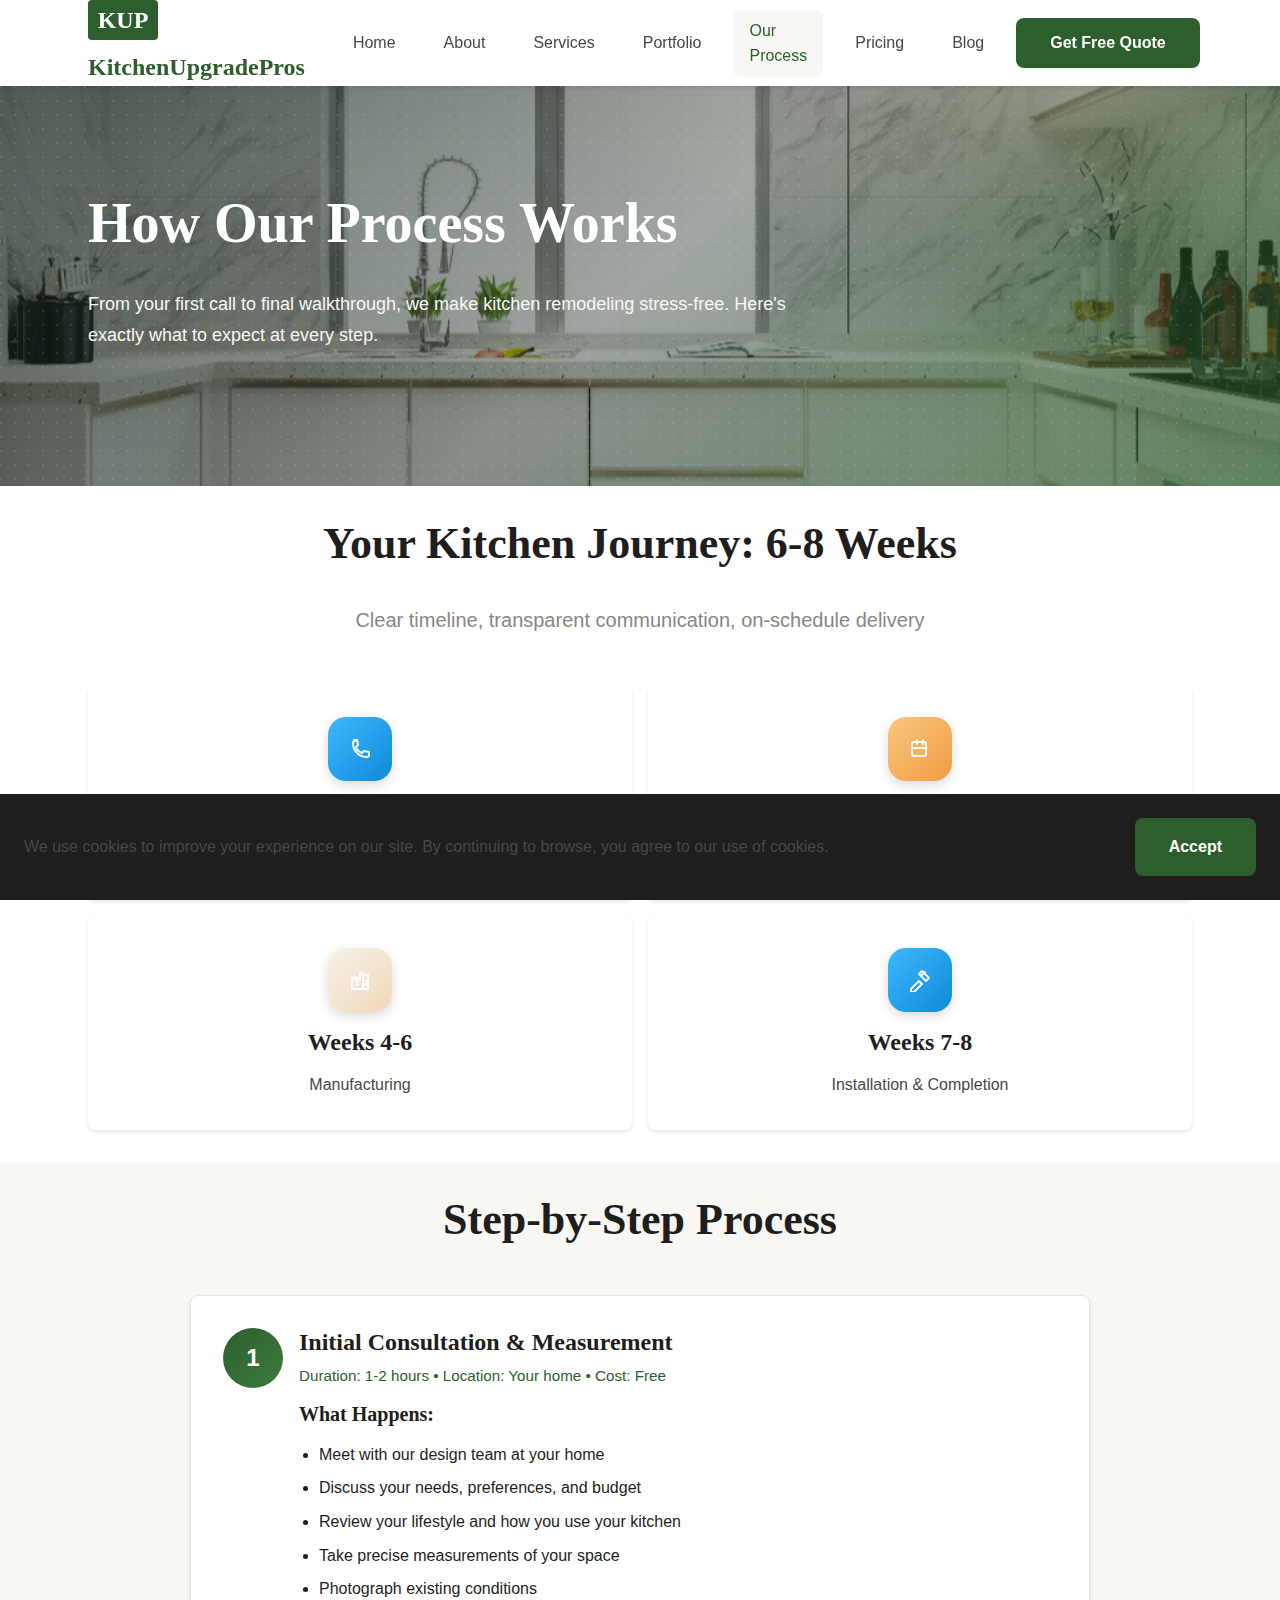
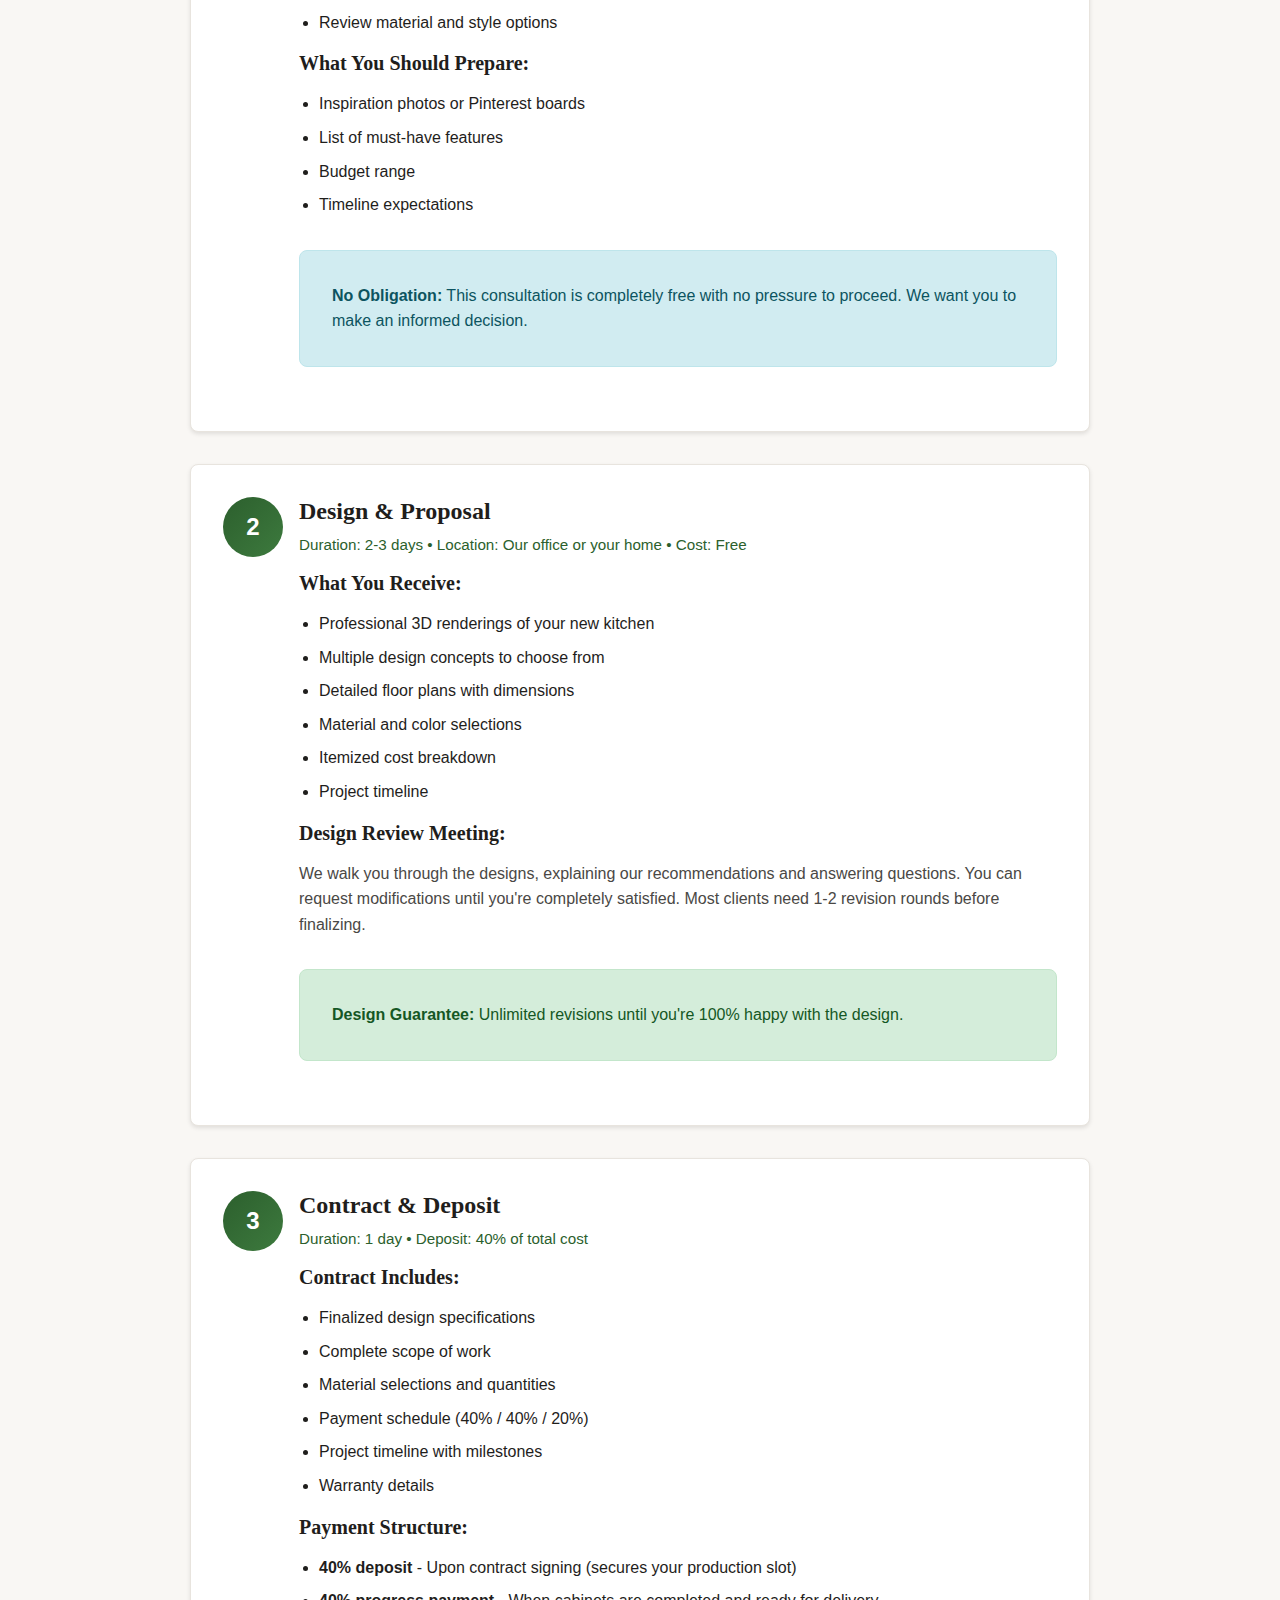
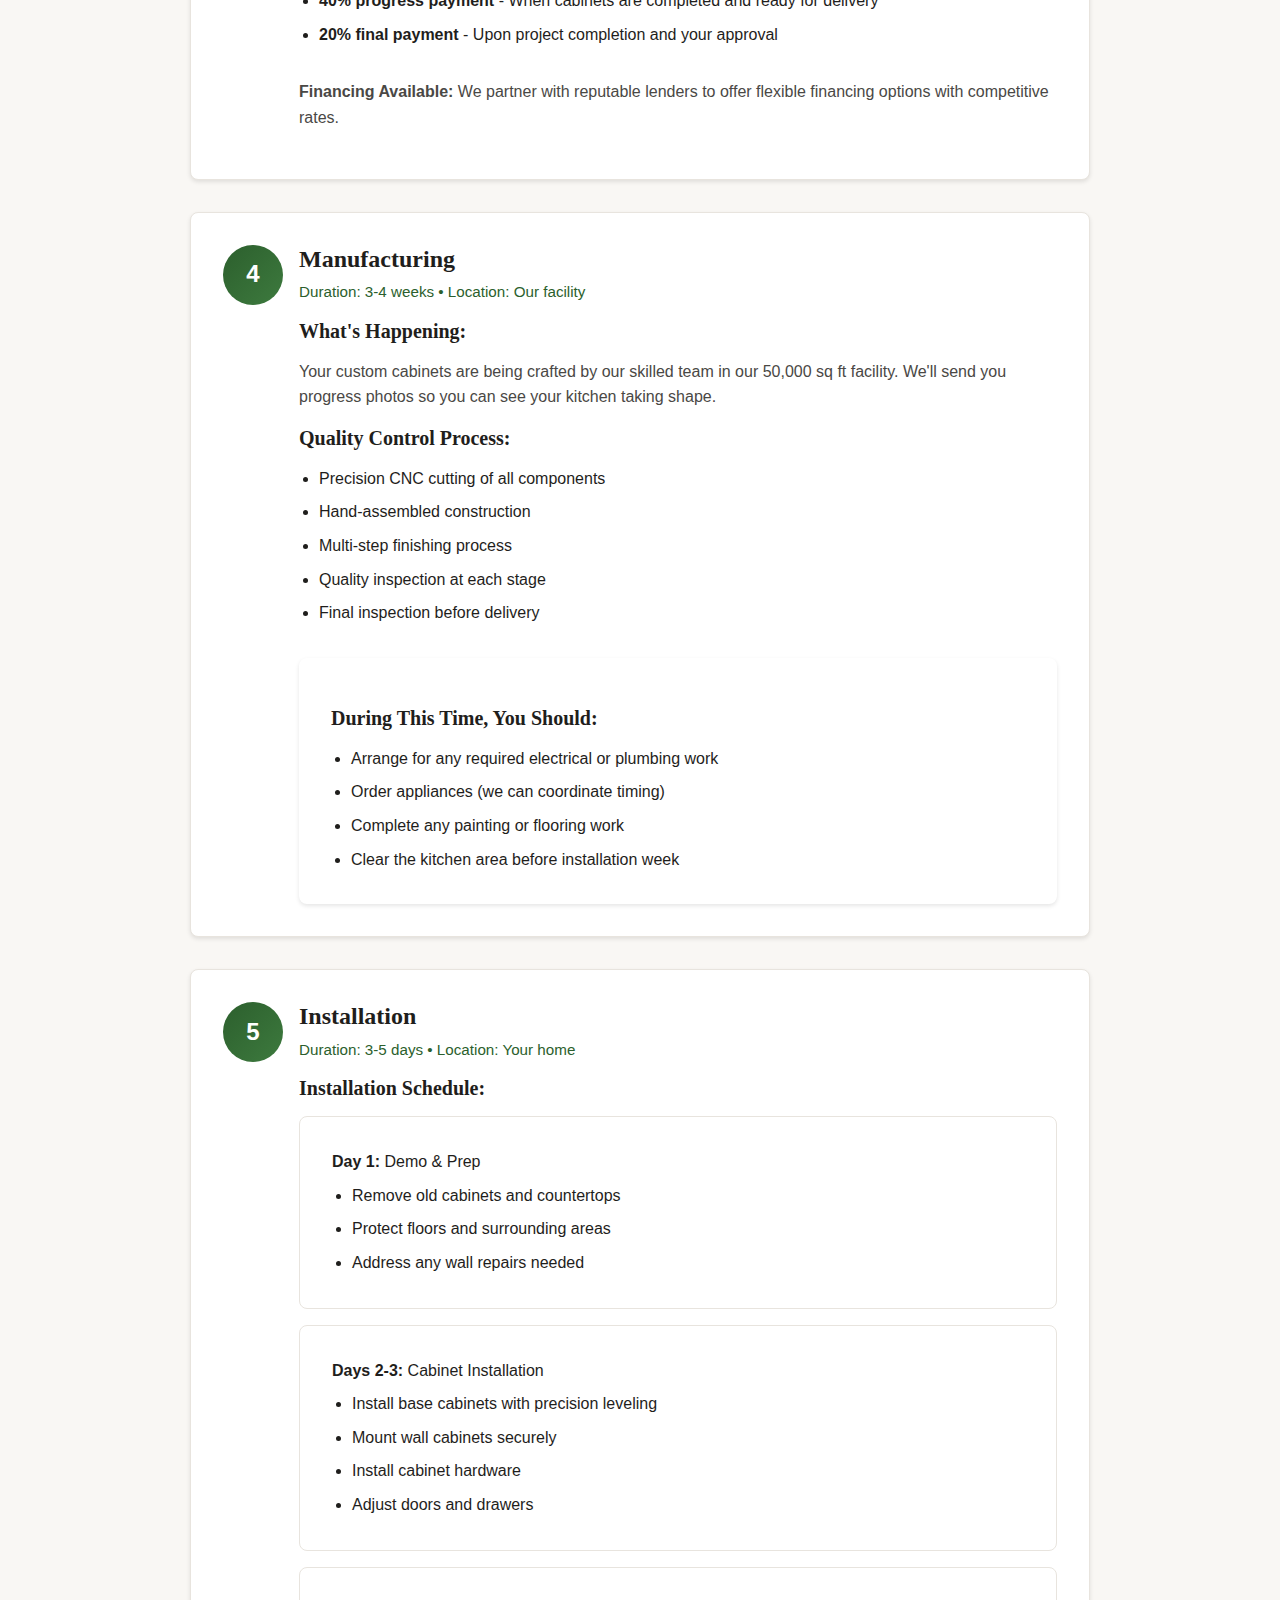
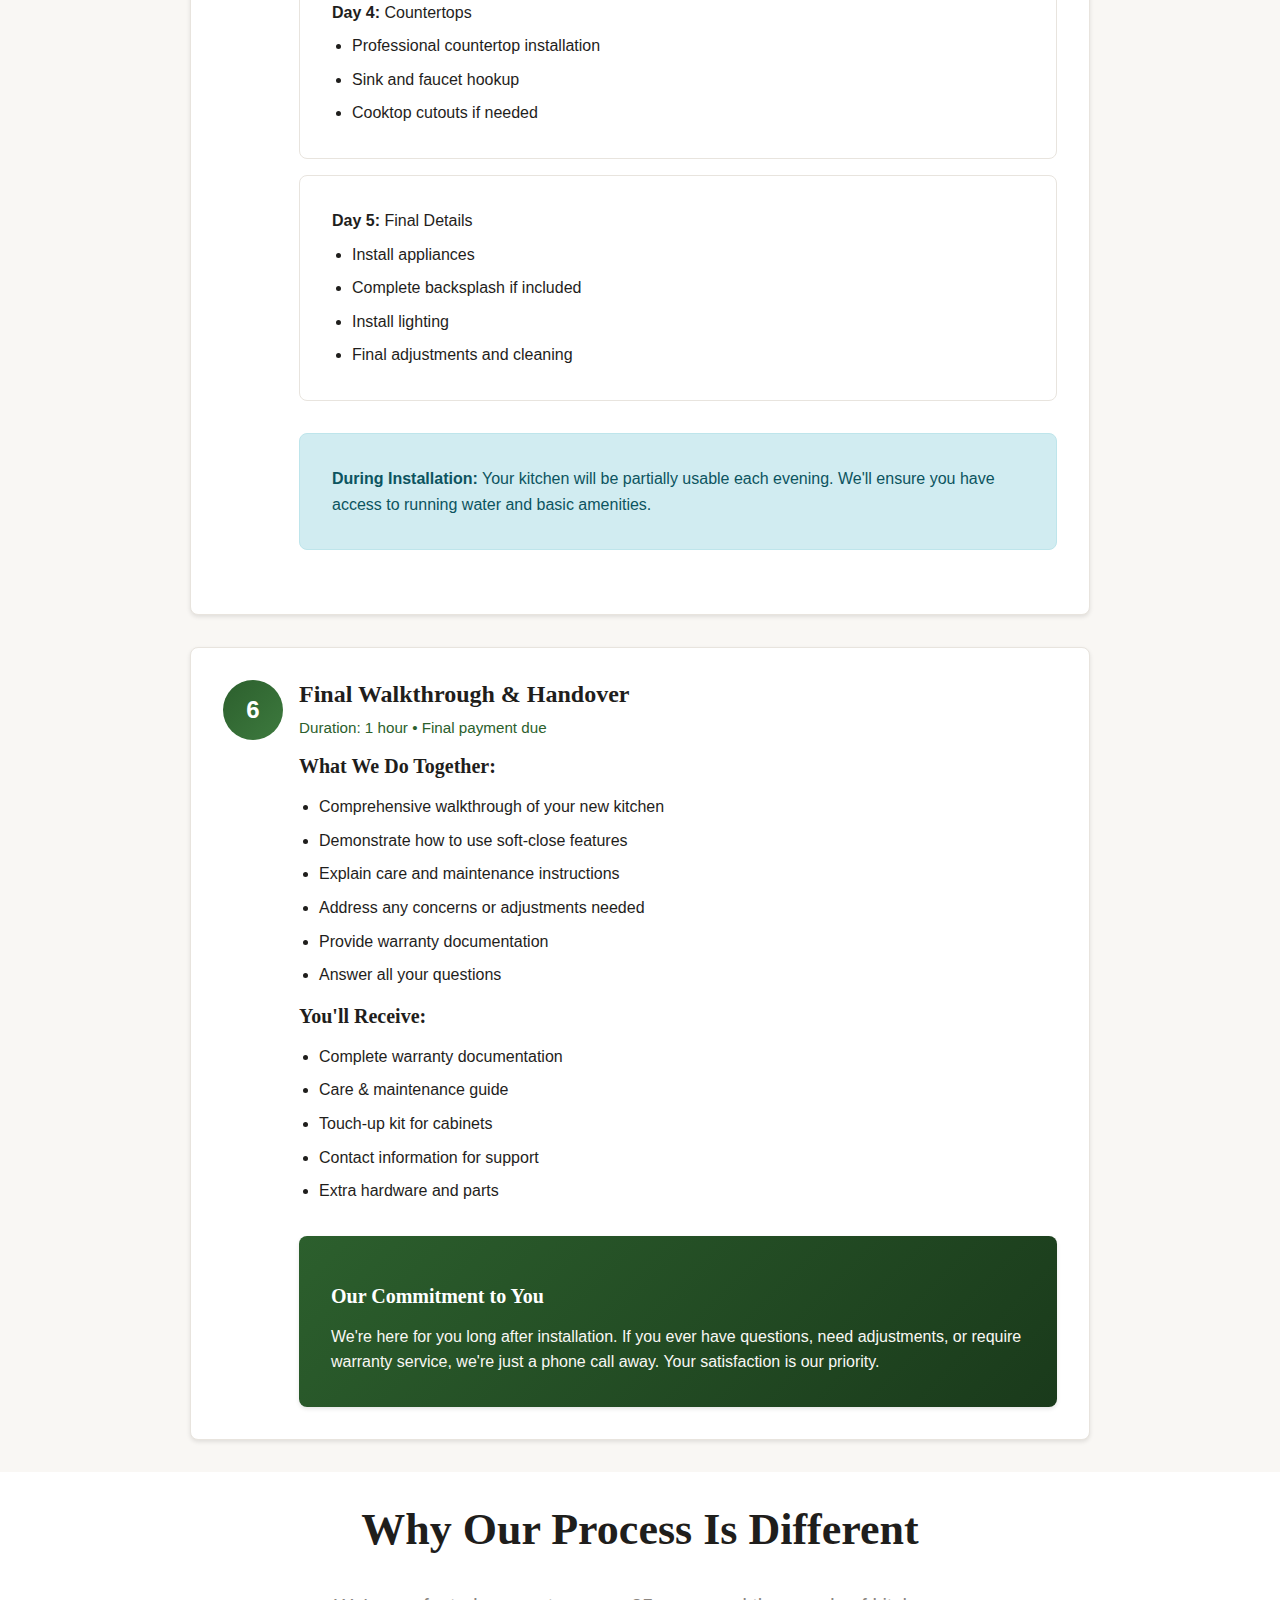
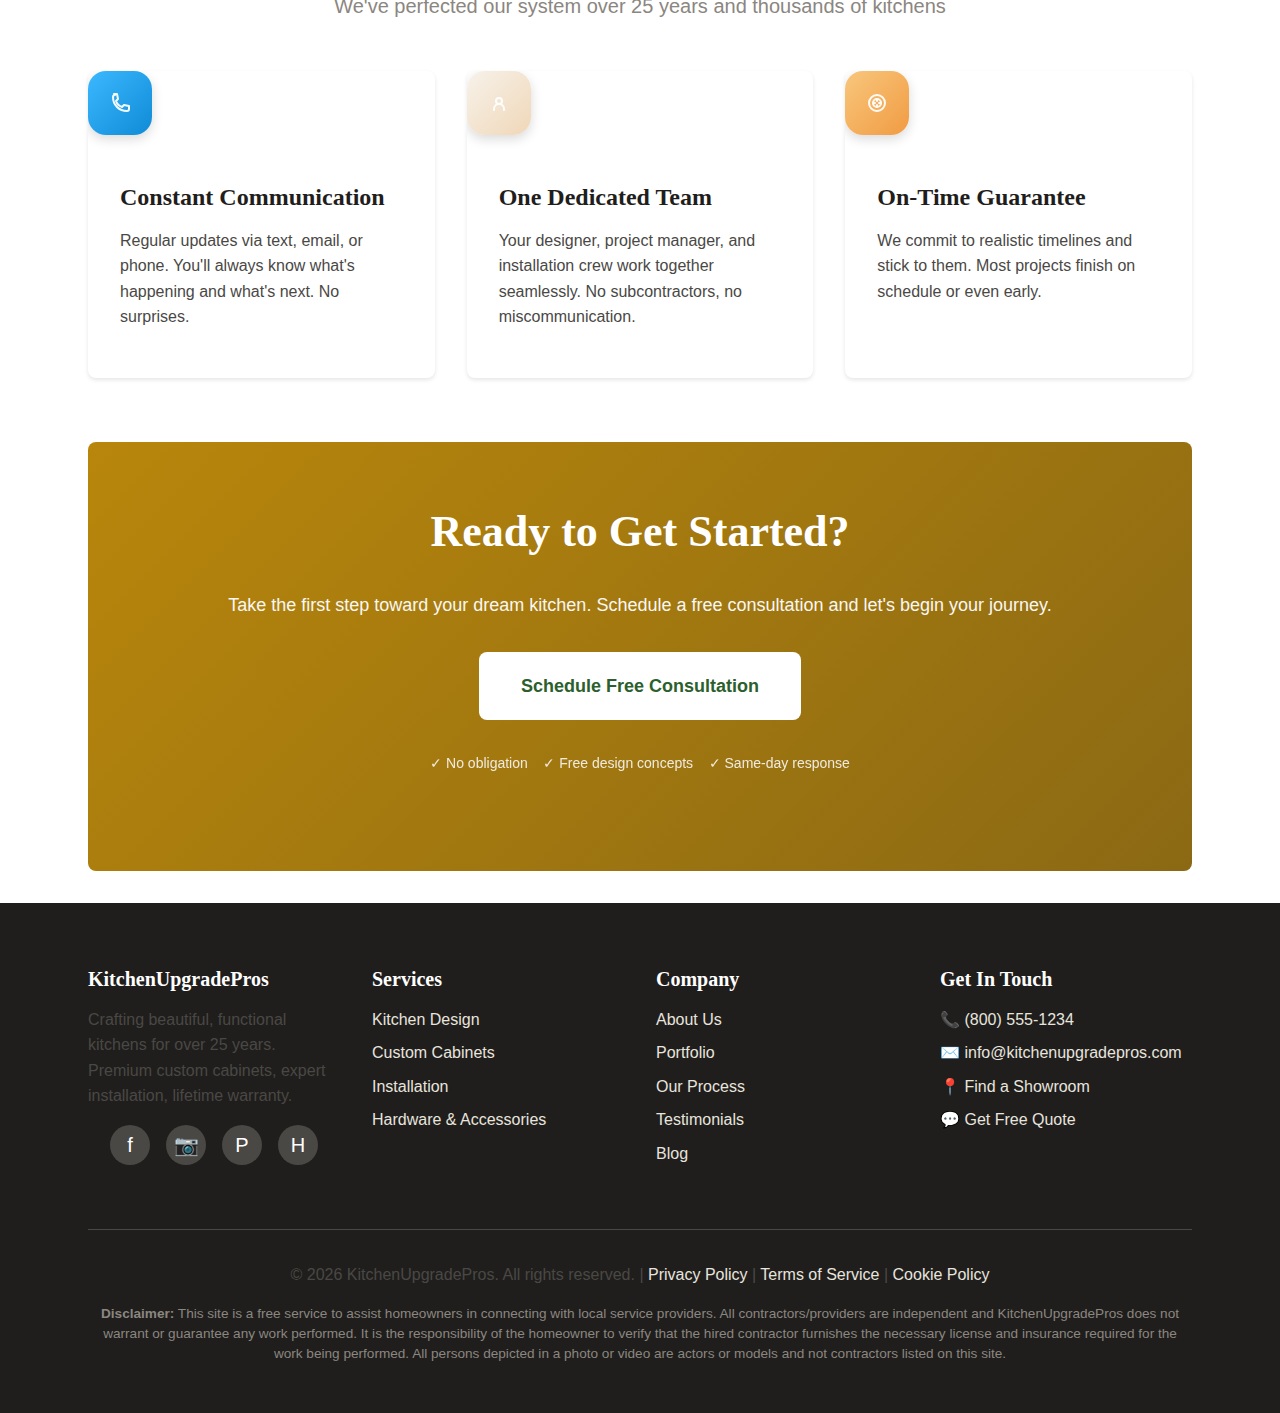
<file: process.html>
<!DOCTYPE html>
<html lang="en">
  <head>
    <meta charset="UTF-8" />
    <meta name="viewport" content="width=device-width, initial-scale=1.0" />

    <!-- SEO Meta Tags -->
    <title>
      Our Kitchen Remodeling Process | How It Works | KitchenUpgradePros
    </title>
    <meta
      name="description"
      content="Learn about our simple 5-step kitchen remodeling process from design consultation to final installation. Stress-free, transparent, on-time delivery guaranteed."
    />
    <meta
      name="keywords"
      content="kitchen remodeling process, how kitchen remodel works, custom cabinet process, kitchen renovation steps"
    />

    <link rel="stylesheet" href="css/style.css" />
  </head>
  <body class="page-process">
    <header class="header">
      <nav class="nav container">
        <a href="index.html" class="logo">
          <div class="logo-icon">KUP</div>
          <span>KitchenUpgradePros</span>
        </a>

        <ul class="nav-menu">
          <li><a href="index.html" class="nav-link">Home</a></li>
          <li><a href="about.html" class="nav-link">About</a></li>
          <li><a href="services.html" class="nav-link">Services</a></li>
          <li><a href="portfolio.html" class="nav-link">Portfolio</a></li>
          <li><a href="process.html" class="nav-link">Our Process</a></li>
          <li><a href="pricing.html" class="nav-link">Pricing</a></li>
          <li><a href="blog.html" class="nav-link">Blog</a></li>
          <li>
            <a href="contact.html" class="btn btn-primary header-quote-btn"
              >Get Free Quote</a
            >
          </li>
        </ul>

        <button class="nav-toggle">☰</button>
      </nav>

      <div class="mobile-menu">
        <a href="index.html" class="nav-link">Home</a>
        <a href="about.html" class="nav-link">About</a>
        <a href="services.html" class="nav-link">Services</a>
        <a href="portfolio.html" class="nav-link">Portfolio</a>
        <a href="process.html" class="nav-link">Our Process</a>
        <a href="pricing.html" class="nav-link">Pricing</a>
        <a href="testimonials.html" class="nav-link">Testimonials</a>
        <a href="faq.html" class="nav-link">FAQ</a>
        <a href="blog.html" class="nav-link">Blog</a>
        <a href="contact.html" class="nav-link">Contact</a>
      </div>
    </header>

    <!-- ========== HERO ========== -->
    <section class="hero process-hero">
      <div class="container">
        <div class="hero-content">
          <h1>How Our Process Works</h1>
          <p class="lead">
            From your first call to final walkthrough, we make kitchen
            remodeling stress-free. Here's exactly what to expect at every step.
          </p>
        </div>
      </div>
    </section>

    <!-- ========== TIMELINE OVERVIEW ========== -->
    <section class="section">
      <div class="container">
        <div class="text-center mb-4">
          <h2>Your Kitchen Journey: 6-8 Weeks</h2>
          <p class="lead">
            Clear timeline, transparent communication, on-schedule delivery
          </p>
        </div>

        <div class="grid grid-4 process-timeline-grid">
          <div class="card text-center">
            <div class="card-content">
              <div class="card-icon" data-icon="phone" data-tone="blue"></div>
              <h3>Week 1</h3>
              <p style="margin: 0">Consultation & Design</p>
            </div>
          </div>

          <div class="card text-center">
            <div class="card-content">
              <div class="card-icon" data-icon="plan" data-tone="amber"></div>
              <h3>Weeks 2-3</h3>
              <p style="margin: 0">Design Approval & Contract</p>
            </div>
          </div>

          <div class="card text-center">
            <div class="card-content">
              <div class="card-icon" data-icon="factory" data-tone="sand"></div>
              <h3>Weeks 4-6</h3>
              <p style="margin: 0">Manufacturing</p>
            </div>
          </div>

          <div class="card text-center">
            <div class="card-content">
              <div class="card-icon" data-icon="install" data-tone="blue"></div>
              <h3>Weeks 7-8</h3>
              <p style="margin: 0">Installation & Completion</p>
            </div>
          </div>
        </div>
      </div>
    </section>

    <!-- ========== DETAILED PROCESS ========== -->
    <section class="section" style="background-color: var(--color-off-white)">
      <div class="container">
        <h2 class="text-center mb-4">Step-by-Step Process</h2>

        <div class="process-steps process-steps-container">
          <!-- Step 1 -->
          <div class="process-step">
            <div class="step-number">1</div>
            <div class="step-content">
              <h3>Initial Consultation & Measurement</h3>
              <p class="lead process-meta">
                Duration: 1-2 hours • Location: Your home • Cost: Free
              </p>

              <h4 class="mt-3">What Happens:</h4>
              <ul style="padding-left: 1.25rem">
                <li>Meet with our design team at your home</li>
                <li>Discuss your needs, preferences, and budget</li>
                <li>Review your lifestyle and how you use your kitchen</li>
                <li>Take precise measurements of your space</li>
                <li>Photograph existing conditions</li>
                <li>Review material and style options</li>
              </ul>

              <h4 class="mt-3">What You Should Prepare:</h4>
              <ul style="padding-left: 1.25rem">
                <li>Inspiration photos or Pinterest boards</li>
                <li>List of must-have features</li>
                <li>Budget range</li>
                <li>Timeline expectations</li>
              </ul>

              <div class="alert alert-info mt-3">
                <strong>No Obligation:</strong> This consultation is completely
                free with no pressure to proceed. We want you to make an
                informed decision.
              </div>
            </div>
          </div>

          <!-- Step 2 -->
          <div class="process-step">
            <div class="step-number">2</div>
            <div class="step-content">
              <h3>Design & Proposal</h3>
              <p class="lead process-meta">
                Duration: 2-3 days • Location: Our office or your home • Cost:
                Free
              </p>

              <h4 class="mt-3">What You Receive:</h4>
              <ul style="padding-left: 1.25rem">
                <li>Professional 3D renderings of your new kitchen</li>
                <li>Multiple design concepts to choose from</li>
                <li>Detailed floor plans with dimensions</li>
                <li>Material and color selections</li>
                <li>Itemized cost breakdown</li>
                <li>Project timeline</li>
              </ul>

              <h4 class="mt-3">Design Review Meeting:</h4>
              <p>
                We walk you through the designs, explaining our recommendations
                and answering questions. You can request modifications until
                you're completely satisfied. Most clients need 1-2 revision
                rounds before finalizing.
              </p>

              <div class="alert alert-success mt-3">
                <strong>Design Guarantee:</strong> Unlimited revisions until
                you're 100% happy with the design.
              </div>
            </div>
          </div>

          <!-- Step 3 -->
          <div class="process-step">
            <div class="step-number">3</div>
            <div class="step-content">
              <h3>Contract & Deposit</h3>
              <p class="lead process-meta">
                Duration: 1 day • Deposit: 40% of total cost
              </p>

              <h4 class="mt-3">Contract Includes:</h4>
              <ul style="padding-left: 1.25rem">
                <li>Finalized design specifications</li>
                <li>Complete scope of work</li>
                <li>Material selections and quantities</li>
                <li>Payment schedule (40% / 40% / 20%)</li>
                <li>Project timeline with milestones</li>
                <li>Warranty details</li>
              </ul>

              <h4 class="mt-3">Payment Structure:</h4>
              <ul style="padding-left: 1.25rem">
                <li>
                  <strong>40% deposit</strong> - Upon contract signing (secures
                  your production slot)
                </li>
                <li>
                  <strong>40% progress payment</strong> - When cabinets are
                  completed and ready for delivery
                </li>
                <li>
                  <strong>20% final payment</strong> - Upon project completion
                  and your approval
                </li>
              </ul>

              <p class="mt-3">
                <strong>Financing Available:</strong> We partner with reputable
                lenders to offer flexible financing options with competitive
                rates.
              </p>
            </div>
          </div>

          <!-- Step 4 -->
          <div class="process-step">
            <div class="step-number">4</div>
            <div class="step-content">
              <h3>Manufacturing</h3>
              <p class="lead process-meta">
                Duration: 3-4 weeks • Location: Our facility
              </p>

              <h4 class="mt-3">What's Happening:</h4>
              <p>
                Your custom cabinets are being crafted by our skilled team in
                our 50,000 sq ft facility. We'll send you progress photos so you
                can see your kitchen taking shape.
              </p>

              <h4 class="mt-3">Quality Control Process:</h4>
              <ul style="padding-left: 1.25rem">
                <li>Precision CNC cutting of all components</li>
                <li>Hand-assembled construction</li>
                <li>Multi-step finishing process</li>
                <li>Quality inspection at each stage</li>
                <li>Final inspection before delivery</li>
              </ul>

              <div class="card mt-3">
                <div class="card-content">
                  <h4>During This Time, You Should:</h4>
                  <ul style="margin: 0; padding-left: 1.25rem">
                    <li>
                      Arrange for any required electrical or plumbing work
                    </li>
                    <li>Order appliances (we can coordinate timing)</li>
                    <li>Complete any painting or flooring work</li>
                    <li>Clear the kitchen area before installation week</li>
                  </ul>
                </div>
              </div>
            </div>
          </div>

          <!-- Step 5 -->
          <div class="process-step">
            <div class="step-number">5</div>
            <div class="step-content">
              <h3>Installation</h3>
              <p class="lead process-meta">
                Duration: 3-5 days • Location: Your home
              </p>

              <h4 class="mt-3">Installation Schedule:</h4>

              <div class="process-schedule-card">
                <p><strong>Day 1:</strong> Demo & Prep</p>
                <ul style="padding-left: 1.25rem; margin: 0">
                  <li>Remove old cabinets and countertops</li>
                  <li>Protect floors and surrounding areas</li>
                  <li>Address any wall repairs needed</li>
                </ul>
              </div>

              <div class="process-schedule-card">
                <p><strong>Days 2-3:</strong> Cabinet Installation</p>
                <ul style="padding-left: 1.25rem; margin: 0">
                  <li>Install base cabinets with precision leveling</li>
                  <li>Mount wall cabinets securely</li>
                  <li>Install cabinet hardware</li>
                  <li>Adjust doors and drawers</li>
                </ul>
              </div>

              <div class="process-schedule-card">
                <p><strong>Day 4:</strong> Countertops</p>
                <ul style="padding-left: 1.25rem; margin: 0">
                  <li>Professional countertop installation</li>
                  <li>Sink and faucet hookup</li>
                  <li>Cooktop cutouts if needed</li>
                </ul>
              </div>

              <div class="process-schedule-card">
                <p><strong>Day 5:</strong> Final Details</p>
                <ul style="padding-left: 1.25rem; margin: 0">
                  <li>Install appliances</li>
                  <li>Complete backsplash if included</li>
                  <li>Install lighting</li>
                  <li>Final adjustments and cleaning</li>
                </ul>
              </div>

              <div class="alert alert-info mt-3">
                <strong>During Installation:</strong> Your kitchen will be
                partially usable each evening. We'll ensure you have access to
                running water and basic amenities.
              </div>
            </div>
          </div>

          <!-- Step 6 -->
          <div class="process-step">
            <div class="step-number">6</div>
            <div class="step-content">
              <h3>Final Walkthrough & Handover</h3>
              <p class="lead process-meta">
                Duration: 1 hour • Final payment due
              </p>

              <h4 class="mt-3">What We Do Together:</h4>
              <ul style="padding-left: 1.25rem">
                <li>Comprehensive walkthrough of your new kitchen</li>
                <li>Demonstrate how to use soft-close features</li>
                <li>Explain care and maintenance instructions</li>
                <li>Address any concerns or adjustments needed</li>
                <li>Provide warranty documentation</li>
                <li>Answer all your questions</li>
              </ul>

              <h4 class="mt-3">You'll Receive:</h4>
              <ul style="padding-left: 1.25rem">
                <li>Complete warranty documentation</li>
                <li>Care & maintenance guide</li>
                <li>Touch-up kit for cabinets</li>
                <li>Contact information for support</li>
                <li>Extra hardware and parts</li>
              </ul>

              <div
                class="card mt-3"
                style="
                  background: linear-gradient(
                    135deg,
                    var(--color-primary) 0%,
                    var(--color-primary-dark) 100%
                  );
                  color: white;
                "
              >
                <div class="card-content">
                  <h4 style="color: white">Our Commitment to You</h4>
                  <p style="color: var(--color-off-white); margin: 0">
                    We're here for you long after installation. If you ever have
                    questions, need adjustments, or require warranty service,
                    we're just a phone call away. Your satisfaction is our
                    priority.
                  </p>
                </div>
              </div>
            </div>
          </div>
        </div>
      </div>
    </section>

    <!-- ========== WHAT MAKES US DIFFERENT ========== -->
    <section class="section">
      <div class="container">
        <div class="text-center mb-4">
          <h2>Why Our Process Is Different</h2>
          <p class="lead">
            We've perfected our system over 25 years and thousands of kitchens
          </p>
        </div>

        <div class="grid grid-3">
          <div class="card">
            <div class="card-icon" data-icon="phone" data-tone="blue"></div>
            <div class="card-content">
              <h3>Constant Communication</h3>
              <p>
                Regular updates via text, email, or phone. You'll always know
                what's happening and what's next. No surprises.
              </p>
            </div>
          </div>

          <div class="card">
            <div class="card-icon" data-icon="users" data-tone="sand"></div>
            <div class="card-content">
              <h3>One Dedicated Team</h3>
              <p>
                Your designer, project manager, and installation crew work
                together seamlessly. No subcontractors, no miscommunication.
              </p>
            </div>
          </div>

          <div class="card">
            <div class="card-icon" data-icon="target" data-tone="amber"></div>
            <div class="card-content">
              <h3>On-Time Guarantee</h3>
              <p>
                We commit to realistic timelines and stick to them. Most
                projects finish on schedule or even early.
              </p>
            </div>
          </div>
        </div>
      </div>
    </section>

    <!-- ========== CTA ========== -->
    <section class="section">
      <div class="container">
        <div class="cta-section">
          <h2>Ready to Get Started?</h2>
          <p>
            Take the first step toward your dream kitchen. Schedule a free
            consultation and let's begin your journey.
          </p>
          <a href="contact.html" class="btn btn-white btn-lg"
            >Schedule Free Consultation</a
          >
          <p class="mt-3" style="font-size: 0.875rem; opacity: 0.9">
            ✓ No obligation &nbsp;&nbsp; ✓ Free design concepts &nbsp;&nbsp; ✓
            Same-day response
          </p>
        </div>
      </div>
    </section>

    <footer class="footer">
      <div class="container">
        <div class="footer-grid">
          <div class="footer-section">
            <h3>KitchenUpgradePros</h3>
            <p>
              Crafting beautiful, functional kitchens for over 25 years. Premium
              custom cabinets, expert installation, lifetime warranty.
            </p>
            <div class="footer-social">
              <a href="#" class="social-link" aria-label="Facebook">f</a>
              <a href="#" class="social-link" aria-label="Instagram">📷</a>
              <a href="#" class="social-link" aria-label="Pinterest">P</a>
              <a href="#" class="social-link" aria-label="Houzz">H</a>
            </div>
          </div>

          <div class="footer-section">
            <h3>Services</h3>
            <div class="footer-links">
              <a href="services.html#design" class="footer-link"
                >Kitchen Design</a
              >
              <a href="services.html#manufacturing" class="footer-link"
                >Custom Cabinets</a
              >
              <a href="services.html#installation" class="footer-link"
                >Installation</a
              >
              <a href="services.html#hardware" class="footer-link"
                >Hardware & Accessories</a
              >
            </div>
          </div>

          <div class="footer-section">
            <h3>Company</h3>
            <div class="footer-links">
              <a href="about.html" class="footer-link">About Us</a>
              <a href="portfolio.html" class="footer-link">Portfolio</a>
              <a href="process.html" class="footer-link">Our Process</a>
              <a href="testimonials.html" class="footer-link">Testimonials</a>
              <a href="blog.html" class="footer-link">Blog</a>
            </div>
          </div>

          <div class="footer-section">
            <h3>Get In Touch</h3>
            <div class="footer-links">
              <a href="tel:+18005551234" class="footer-link"
                >📞 (800) 555-1234</a
              >
              <a href="mailto:info@kitchenupgradepros.com" class="footer-link"
                >✉️ info@kitchenupgradepros.com</a
              >
              <a href="contact.html" class="footer-link">📍 Find a Showroom</a>
              <a href="pricing.html" class="footer-link">💬 Get Free Quote</a>
            </div>
          </div>
        </div>

        <div class="footer-bottom">
          <p>
            &copy; 2026 KitchenUpgradePros. All rights reserved. |
            <a href="privacy.html" class="footer-link">Privacy Policy</a> |
            <a href="terms.html" class="footer-link">Terms of Service</a> |
            <a href="cookie.html" class="footer-link">Cookie Policy</a>
          </p>
          <p
            style="
              margin-top: 0.75rem;
              font-size: 0.85rem;
              color: var(--color-gray);
              line-height: 1.5;
            "
          >
            <strong>Disclaimer:</strong> This site is a free service to assist
            homeowners in connecting with local service providers. All
            contractors/providers are independent and KitchenUpgradePros does
            not warrant or guarantee any work performed. It is the
            responsibility of the homeowner to verify that the hired contractor
            furnishes the necessary license and insurance required for the work
            being performed. All persons depicted in a photo or video are actors
            or models and not contractors listed on this site.
          </p>
        </div>
      </div>
    </footer>

    <script src="js/main.js"></script>
  </body>
</html>
</file>
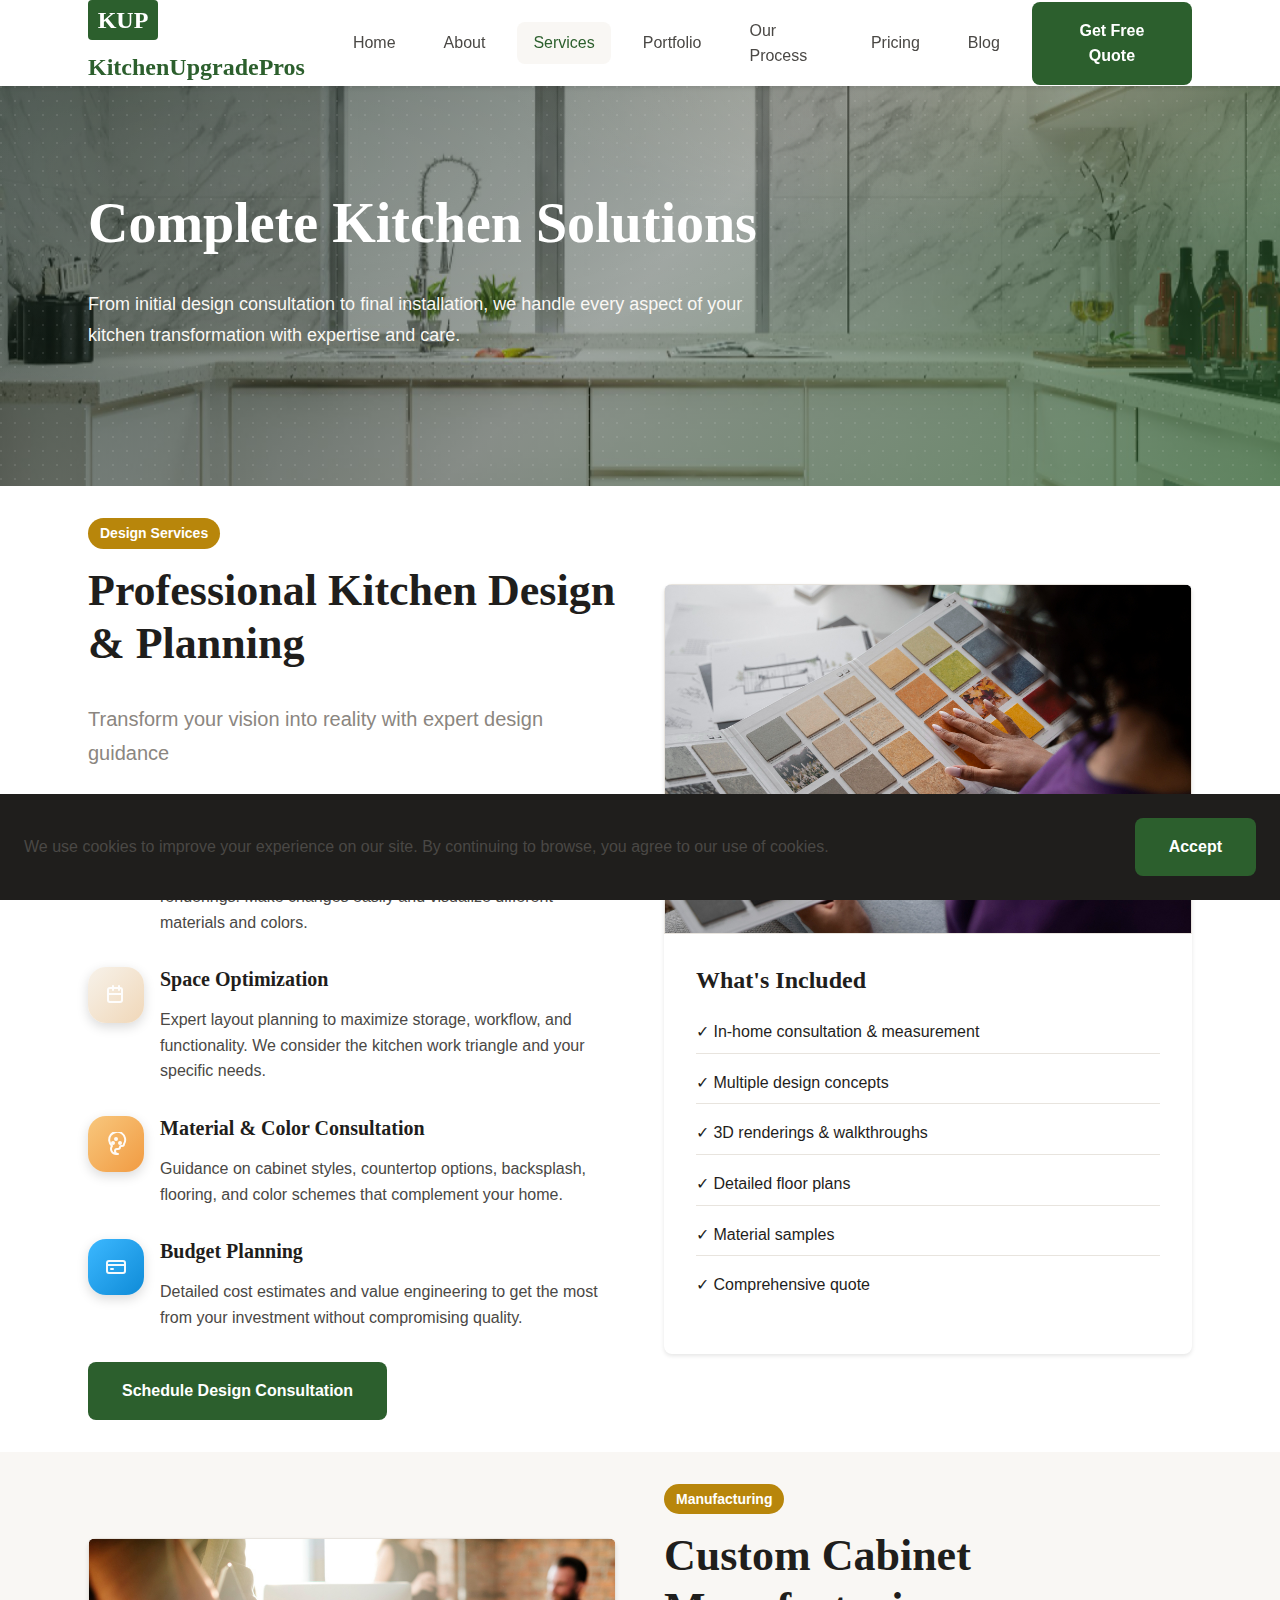
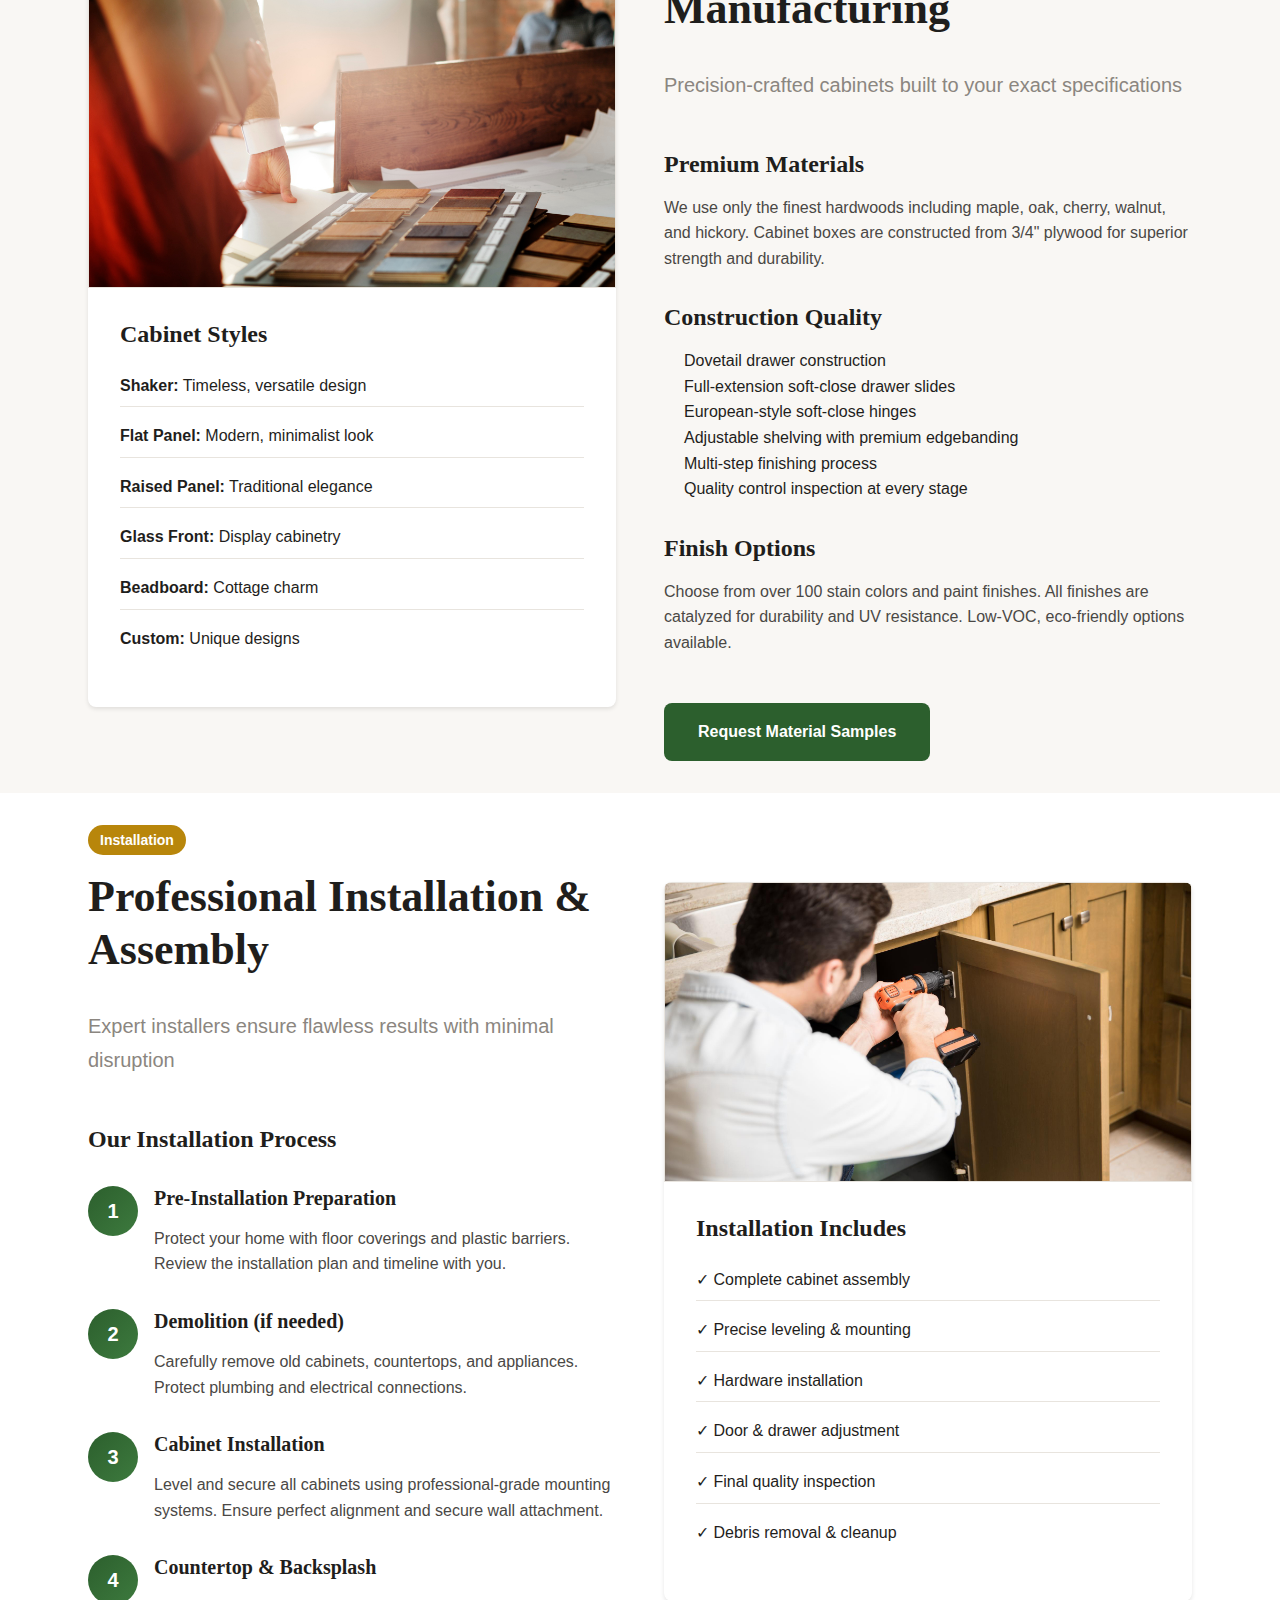
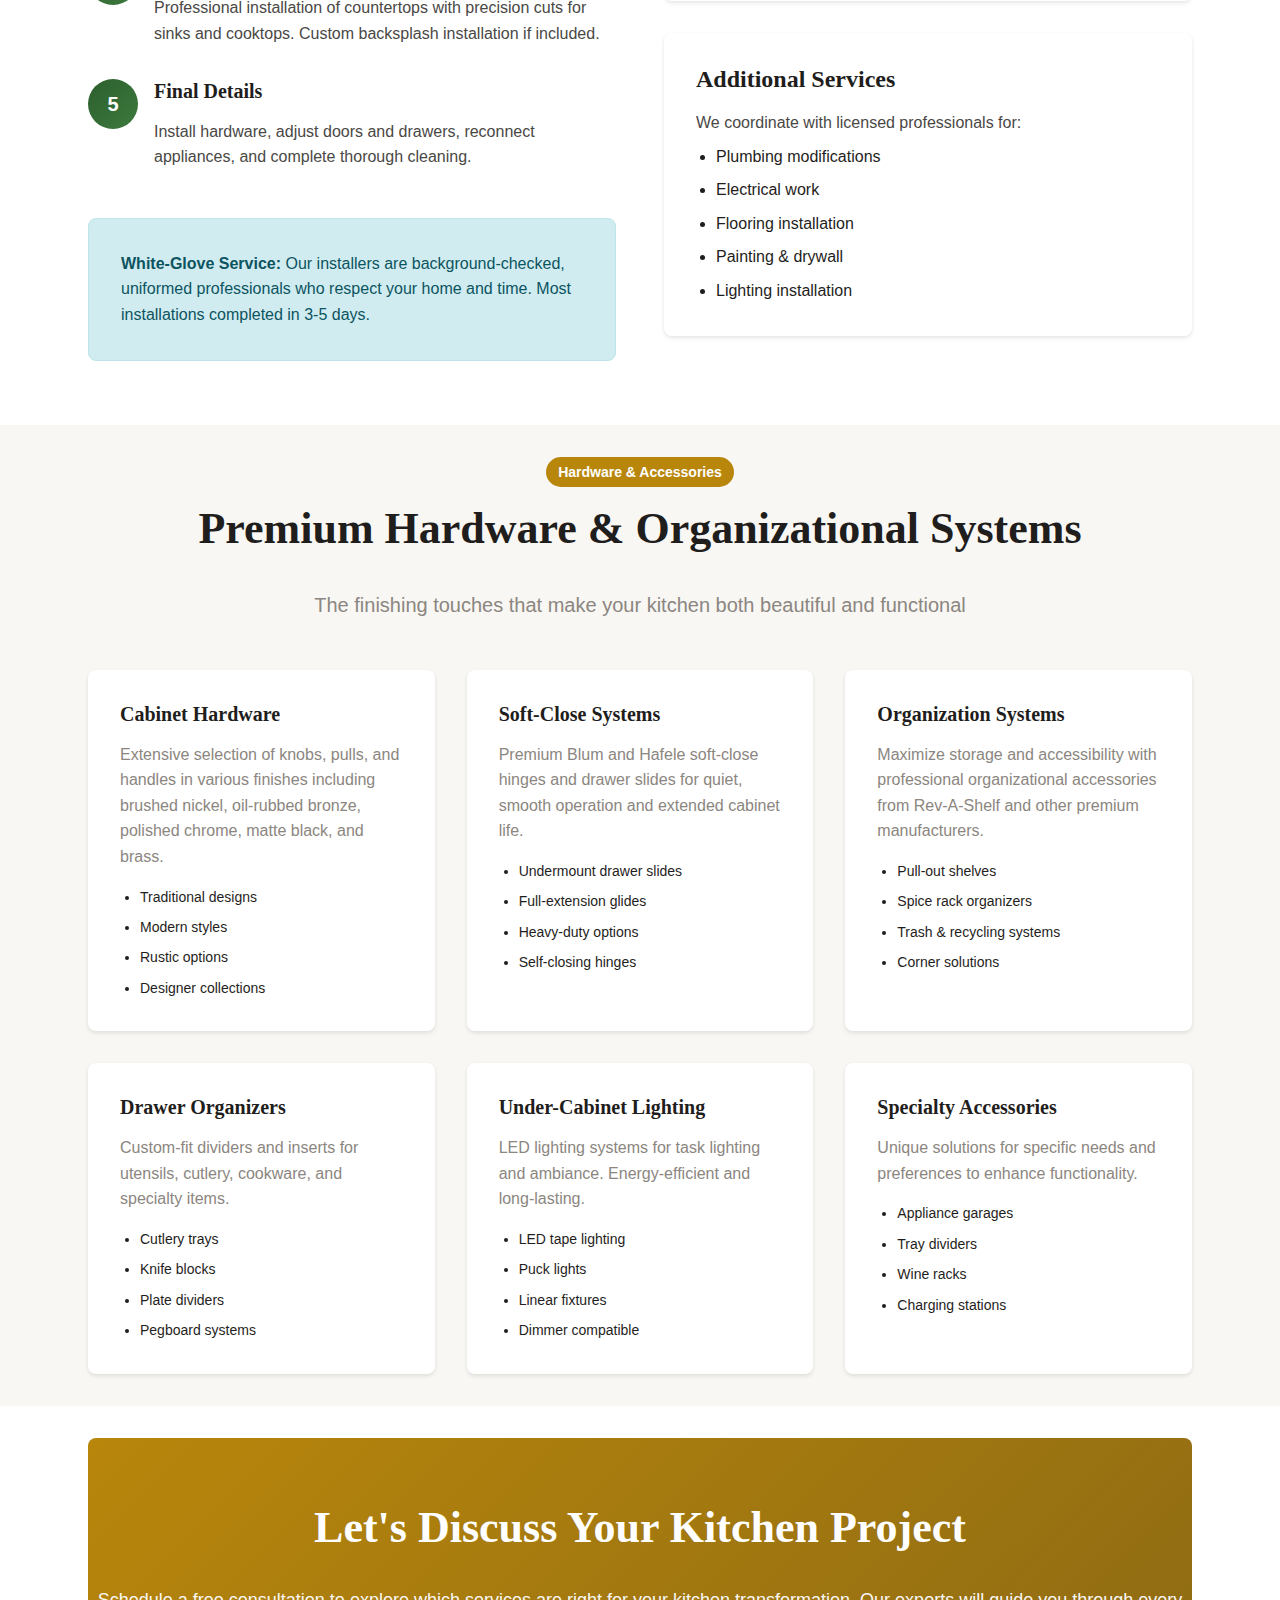
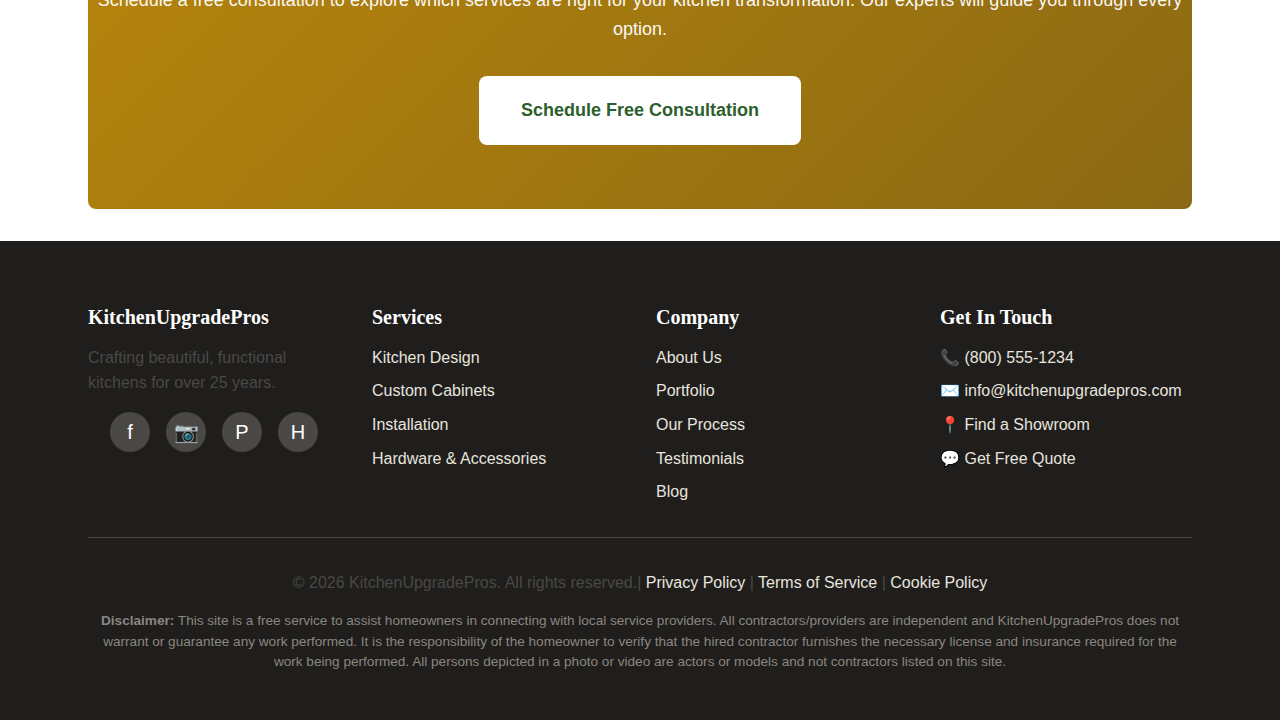
<file: services.html>
<!DOCTYPE html>
<html lang="en">
  <head>
    <meta charset="UTF-8" />
    <meta name="viewport" content="width=device-width, initial-scale=1.0" />

    <!-- SEO Meta Tags -->
    <title>
      Kitchen Design & Cabinet Services | Custom Manufacturing & Installation |
      KitchenUpgradePros
    </title>
    <meta
      name="description"
      content="Comprehensive kitchen services: custom design, cabinet manufacturing, professional installation, and premium hardware by KitchenUpgradePros. Complete solutions from concept to completion."
    />
    <meta
      name="keywords"
      content="kitchen design services, custom cabinet manufacturing, kitchen installation, cabinet hardware, kitchen remodeling services"
    />

    <link rel="stylesheet" href="css/style.css" />
  </head>
  <body>
    <!-- ========== HEADER ========== -->
    <header class="header">
      <nav class="nav container">
        <a href="index.html" class="logo">
          <div class="logo-icon">KUP</div>
          <span>KitchenUpgradePros</span>
        </a>

        <ul class="nav-menu">
          <li><a href="index.html" class="nav-link">Home</a></li>
          <li><a href="about.html" class="nav-link">About</a></li>
          <li><a href="services.html" class="nav-link">Services</a></li>
          <li><a href="portfolio.html" class="nav-link">Portfolio</a></li>
          <li><a href="process.html" class="nav-link">Our Process</a></li>
          <li><a href="pricing.html" class="nav-link">Pricing</a></li>
          <li><a href="blog.html" class="nav-link">Blog</a></li>
          <li>
            <a href="contact.html" class="btn btn-primary">Get Free Quote</a>
          </li>
        </ul>

        <button class="nav-toggle">☰</button>
      </nav>

      <div class="mobile-menu">
        <a href="index.html" class="nav-link">Home</a>
        <a href="about.html" class="nav-link">About</a>
        <a href="services.html" class="nav-link">Services</a>
        <a href="portfolio.html" class="nav-link">Portfolio</a>
        <a href="process.html" class="nav-link">Our Process</a>
        <a href="pricing.html" class="nav-link">Pricing</a>
        <a href="testimonials.html" class="nav-link">Testimonials</a>
        <a href="faq.html" class="nav-link">FAQ</a>
        <a href="blog.html" class="nav-link">Blog</a>
        <a href="contact.html" class="nav-link">Contact</a>
      </div>
    </header>

    <!-- ========== HERO ========== -->
    <section class="hero" style="min-height: 400px">
      <div class="container">
        <div class="hero-content">
          <h1>Complete Kitchen Solutions</h1>
          <p class="lead">
            From initial design consultation to final installation, we handle
            every aspect of your kitchen transformation with expertise and care.
          </p>
        </div>
      </div>
    </section>

    <!-- ========== SERVICE: KITCHEN DESIGN ========== -->
    <section id="design" class="section">
      <div class="container">
        <div class="grid grid-2" style="align-items: center; gap: 3rem">
          <div>
            <div class="badge badge-secondary mb-2">Design Services</div>
            <h2>Professional Kitchen Design & Planning</h2>
            <p class="lead">
              Transform your vision into reality with expert design guidance
            </p>

            <div class="feature-list mt-4">
              <div class="feature-item">
                <div
                  class="feature-icon"
                  data-icon="plan"
                  data-tone="blue"
                ></div>
                <div class="feature-content">
                  <h4>3D Design Visualization</h4>
                  <p style="margin: 0">
                    See your kitchen before it's built with photorealistic 3D
                    renderings. Make changes easily and visualize different
                    materials and colors.
                  </p>
                </div>
              </div>

              <div class="feature-item">
                <div
                  class="feature-icon"
                  data-icon="plan"
                  data-tone="sand"
                ></div>
                <div class="feature-content">
                  <h4>Space Optimization</h4>
                  <p style="margin: 0">
                    Expert layout planning to maximize storage, workflow, and
                    functionality. We consider the kitchen work triangle and
                    your specific needs.
                  </p>
                </div>
              </div>

              <div class="feature-item">
                <div
                  class="feature-icon"
                  data-icon="design"
                  data-tone="amber"
                ></div>
                <div class="feature-content">
                  <h4>Material & Color Consultation</h4>
                  <p style="margin: 0">
                    Guidance on cabinet styles, countertop options, backsplash,
                    flooring, and color schemes that complement your home.
                  </p>
                </div>
              </div>

              <div class="feature-item">
                <div
                  class="feature-icon"
                  data-icon="finance"
                  data-tone="blue"
                ></div>
                <div class="feature-content">
                  <h4>Budget Planning</h4>
                  <p style="margin: 0">
                    Detailed cost estimates and value engineering to get the
                    most from your investment without compromising quality.
                  </p>
                </div>
              </div>
            </div>

            <a href="contact.html" class="btn btn-primary mt-3"
              >Schedule Design Consultation</a
            >
          </div>

          <div>
            <div class="card">
              <div
                class="card-image"
                style="
                  height: 350px;
                  background-image: url('/assets/images/planning.jpg');
                  background-size: cover;
                  background-position: center;
                "
              ></div>
              <div class="card-content">
                <h3>What's Included</h3>
                <ul style="list-style: none; padding: 0">
                  <li
                    style="
                      padding: 0.5rem 0;
                      border-bottom: 1px solid var(--color-light-gray);
                    "
                  >
                    ✓ In-home consultation & measurement
                  </li>
                  <li
                    style="
                      padding: 0.5rem 0;
                      border-bottom: 1px solid var(--color-light-gray);
                    "
                  >
                    ✓ Multiple design concepts
                  </li>
                  <li
                    style="
                      padding: 0.5rem 0;
                      border-bottom: 1px solid var(--color-light-gray);
                    "
                  >
                    ✓ 3D renderings & walkthroughs
                  </li>
                  <li
                    style="
                      padding: 0.5rem 0;
                      border-bottom: 1px solid var(--color-light-gray);
                    "
                  >
                    ✓ Detailed floor plans
                  </li>
                  <li
                    style="
                      padding: 0.5rem 0;
                      border-bottom: 1px solid var(--color-light-gray);
                    "
                  >
                    ✓ Material samples
                  </li>
                  <li style="padding: 0.5rem 0">✓ Comprehensive quote</li>
                </ul>
              </div>
            </div>
          </div>
        </div>
      </div>
    </section>

    <!-- ========== SERVICE: MANUFACTURING ========== -->
    <section
      id="manufacturing"
      class="section"
      style="background-color: var(--color-off-white)"
    >
      <div class="container">
        <div class="grid grid-2" style="align-items: center; gap: 3rem">
          <div class="order-2">
            <div class="card">
              <div
                class="card-image"
                style="
                  height: 350px;
                  background-image: url('/assets/images/custom.jpg');
                  background-size: cover;
                  background-position: center;
                "
              ></div>
              <div class="card-content">
                <h3>Cabinet Styles</h3>
                <ul style="list-style: none; padding: 0">
                  <li
                    style="
                      padding: 0.5rem 0;
                      border-bottom: 1px solid var(--color-light-gray);
                    "
                  >
                    <strong>Shaker:</strong> Timeless, versatile design
                  </li>
                  <li
                    style="
                      padding: 0.5rem 0;
                      border-bottom: 1px solid var(--color-light-gray);
                    "
                  >
                    <strong>Flat Panel:</strong> Modern, minimalist look
                  </li>
                  <li
                    style="
                      padding: 0.5rem 0;
                      border-bottom: 1px solid var(--color-light-gray);
                    "
                  >
                    <strong>Raised Panel:</strong> Traditional elegance
                  </li>
                  <li
                    style="
                      padding: 0.5rem 0;
                      border-bottom: 1px solid var(--color-light-gray);
                    "
                  >
                    <strong>Glass Front:</strong> Display cabinetry
                  </li>
                  <li
                    style="
                      padding: 0.5rem 0;
                      border-bottom: 1px solid var(--color-light-gray);
                    "
                  >
                    <strong>Beadboard:</strong> Cottage charm
                  </li>
                  <li style="padding: 0.5rem 0">
                    <strong>Custom:</strong> Unique designs
                  </li>
                </ul>
              </div>
            </div>
          </div>

          <div class="order-1">
            <div class="badge badge-secondary mb-2">Manufacturing</div>
            <h2>Custom Cabinet Manufacturing</h2>
            <p class="lead">
              Precision-crafted cabinets built to your exact specifications
            </p>

            <h3 class="mt-4">Premium Materials</h3>
            <p>
              We use only the finest hardwoods including maple, oak, cherry,
              walnut, and hickory. Cabinet boxes are constructed from 3/4"
              plywood for superior strength and durability.
            </p>

            <h3 class="mt-3">Construction Quality</h3>
            <ul style="padding-left: 1.25rem">
              <li>Dovetail drawer construction</li>
              <li>Full-extension soft-close drawer slides</li>
              <li>European-style soft-close hinges</li>
              <li>Adjustable shelving with premium edgebanding</li>
              <li>Multi-step finishing process</li>
              <li>Quality control inspection at every stage</li>
            </ul>

            <h3 class="mt-3">Finish Options</h3>
            <p>
              Choose from over 100 stain colors and paint finishes. All finishes
              are catalyzed for durability and UV resistance. Low-VOC,
              eco-friendly options available.
            </p>

            <a href="contact.html" class="btn btn-primary mt-3"
              >Request Material Samples</a
            >
          </div>
        </div>
      </div>
    </section>

    <!-- ========== SERVICE: INSTALLATION ========== -->
    <section id="installation" class="section">
      <div class="container">
        <div class="grid grid-2" style="align-items: center; gap: 3rem">
          <div>
            <div class="badge badge-secondary mb-2">Installation</div>
            <h2>Professional Installation & Assembly</h2>
            <p class="lead">
              Expert installers ensure flawless results with minimal disruption
            </p>

            <h3 class="mt-4">Our Installation Process</h3>

            <div class="process-steps mt-3">
              <div class="process-step">
                <div
                  class="step-number"
                  style="width: 50px; height: 50px; font-size: 1.25rem"
                >
                  1
                </div>
                <div class="step-content">
                  <h4>Pre-Installation Preparation</h4>
                  <p style="margin: 0">
                    Protect your home with floor coverings and plastic barriers.
                    Review the installation plan and timeline with you.
                  </p>
                </div>
              </div>

              <div class="process-step">
                <div
                  class="step-number"
                  style="width: 50px; height: 50px; font-size: 1.25rem"
                >
                  2
                </div>
                <div class="step-content">
                  <h4>Demolition (if needed)</h4>
                  <p style="margin: 0">
                    Carefully remove old cabinets, countertops, and appliances.
                    Protect plumbing and electrical connections.
                  </p>
                </div>
              </div>

              <div class="process-step">
                <div
                  class="step-number"
                  style="width: 50px; height: 50px; font-size: 1.25rem"
                >
                  3
                </div>
                <div class="step-content">
                  <h4>Cabinet Installation</h4>
                  <p style="margin: 0">
                    Level and secure all cabinets using professional-grade
                    mounting systems. Ensure perfect alignment and secure wall
                    attachment.
                  </p>
                </div>
              </div>

              <div class="process-step">
                <div
                  class="step-number"
                  style="width: 50px; height: 50px; font-size: 1.25rem"
                >
                  4
                </div>
                <div class="step-content">
                  <h4>Countertop & Backsplash</h4>
                  <p style="margin: 0">
                    Professional installation of countertops with precision cuts
                    for sinks and cooktops. Custom backsplash installation if
                    included.
                  </p>
                </div>
              </div>

              <div class="process-step">
                <div
                  class="step-number"
                  style="width: 50px; height: 50px; font-size: 1.25rem"
                >
                  5
                </div>
                <div class="step-content">
                  <h4>Final Details</h4>
                  <p style="margin: 0">
                    Install hardware, adjust doors and drawers, reconnect
                    appliances, and complete thorough cleaning.
                  </p>
                </div>
              </div>
            </div>

            <div class="alert alert-info mt-4">
              <strong>White-Glove Service:</strong> Our installers are
              background-checked, uniformed professionals who respect your home
              and time. Most installations completed in 3-5 days.
            </div>
          </div>

          <div>
            <div class="card">
              <div
                class="card-image"
                style="
                  height: 300px;
                  background-image: url('/assets/images/instalation.jpg');
                  background-size: cover;
                  background-position: center;
                "
              ></div>
              <div class="card-content">
                <h3>Installation Includes</h3>
                <ul style="list-style: none; padding: 0">
                  <li
                    style="
                      padding: 0.5rem 0;
                      border-bottom: 1px solid var(--color-light-gray);
                    "
                  >
                    ✓ Complete cabinet assembly
                  </li>
                  <li
                    style="
                      padding: 0.5rem 0;
                      border-bottom: 1px solid var(--color-light-gray);
                    "
                  >
                    ✓ Precise leveling & mounting
                  </li>
                  <li
                    style="
                      padding: 0.5rem 0;
                      border-bottom: 1px solid var(--color-light-gray);
                    "
                  >
                    ✓ Hardware installation
                  </li>
                  <li
                    style="
                      padding: 0.5rem 0;
                      border-bottom: 1px solid var(--color-light-gray);
                    "
                  >
                    ✓ Door & drawer adjustment
                  </li>
                  <li
                    style="
                      padding: 0.5rem 0;
                      border-bottom: 1px solid var(--color-light-gray);
                    "
                  >
                    ✓ Final quality inspection
                  </li>
                  <li style="padding: 0.5rem 0">✓ Debris removal & cleanup</li>
                </ul>
              </div>
            </div>

            <div class="card mt-3">
              <div class="card-content">
                <h3>Additional Services</h3>
                <p style="margin-bottom: 0.5rem">
                  We coordinate with licensed professionals for:
                </p>
                <ul style="margin: 0; padding-left: 1.25rem">
                  <li>Plumbing modifications</li>
                  <li>Electrical work</li>
                  <li>Flooring installation</li>
                  <li>Painting & drywall</li>
                  <li>Lighting installation</li>
                </ul>
              </div>
            </div>
          </div>
        </div>
      </div>
    </section>

    <!-- ========== SERVICE: HARDWARE ========== -->
    <section
      id="hardware"
      class="section"
      style="background-color: var(--color-off-white)"
    >
      <div class="container">
        <div class="text-center mb-4">
          <div class="badge badge-secondary mb-2">Hardware & Accessories</div>
          <h2>Premium Hardware & Organizational Systems</h2>
          <p class="lead">
            The finishing touches that make your kitchen both beautiful and
            functional
          </p>
        </div>

        <div class="grid grid-3">
          <div class="card">
            <div class="card-content">
              <h3 class="card-title">Cabinet Hardware</h3>
              <p class="card-text">
                Extensive selection of knobs, pulls, and handles in various
                finishes including brushed nickel, oil-rubbed bronze, polished
                chrome, matte black, and brass.
              </p>
              <ul style="margin: 0; padding-left: 1.25rem; font-size: 0.875rem">
                <li>Traditional designs</li>
                <li>Modern styles</li>
                <li>Rustic options</li>
                <li>Designer collections</li>
              </ul>
            </div>
          </div>

          <div class="card">
            <div class="card-content">
              <h3 class="card-title">Soft-Close Systems</h3>
              <p class="card-text">
                Premium Blum and Hafele soft-close hinges and drawer slides for
                quiet, smooth operation and extended cabinet life.
              </p>
              <ul style="margin: 0; padding-left: 1.25rem; font-size: 0.875rem">
                <li>Undermount drawer slides</li>
                <li>Full-extension glides</li>
                <li>Heavy-duty options</li>
                <li>Self-closing hinges</li>
              </ul>
            </div>
          </div>

          <div class="card">
            <div class="card-content">
              <h3 class="card-title">Organization Systems</h3>
              <p class="card-text">
                Maximize storage and accessibility with professional
                organizational accessories from Rev-A-Shelf and other premium
                manufacturers.
              </p>
              <ul style="margin: 0; padding-left: 1.25rem; font-size: 0.875rem">
                <li>Pull-out shelves</li>
                <li>Spice rack organizers</li>
                <li>Trash & recycling systems</li>
                <li>Corner solutions</li>
              </ul>
            </div>
          </div>

          <div class="card">
            <div class="card-content">
              <h3 class="card-title">Drawer Organizers</h3>
              <p class="card-text">
                Custom-fit dividers and inserts for utensils, cutlery, cookware,
                and specialty items.
              </p>
              <ul style="margin: 0; padding-left: 1.25rem; font-size: 0.875rem">
                <li>Cutlery trays</li>
                <li>Knife blocks</li>
                <li>Plate dividers</li>
                <li>Pegboard systems</li>
              </ul>
            </div>
          </div>

          <div class="card">
            <div class="card-content">
              <h3 class="card-title">Under-Cabinet Lighting</h3>
              <p class="card-text">
                LED lighting systems for task lighting and ambiance.
                Energy-efficient and long-lasting.
              </p>
              <ul style="margin: 0; padding-left: 1.25rem; font-size: 0.875rem">
                <li>LED tape lighting</li>
                <li>Puck lights</li>
                <li>Linear fixtures</li>
                <li>Dimmer compatible</li>
              </ul>
            </div>
          </div>

          <div class="card">
            <div class="card-content">
              <h3 class="card-title">Specialty Accessories</h3>
              <p class="card-text">
                Unique solutions for specific needs and preferences to enhance
                functionality.
              </p>
              <ul style="margin: 0; padding-left: 1.25rem; font-size: 0.875rem">
                <li>Appliance garages</li>
                <li>Tray dividers</li>
                <li>Wine racks</li>
                <li>Charging stations</li>
              </ul>
            </div>
          </div>
        </div>
      </div>
    </section>

    <!-- ========== CTA ========== -->
    <section class="section">
      <div class="container">
        <div class="cta-section">
          <h2>Let's Discuss Your Kitchen Project</h2>
          <p>
            Schedule a free consultation to explore which services are right for
            your kitchen transformation. Our experts will guide you through
            every option.
          </p>
          <a href="contact.html" class="btn btn-white btn-lg"
            >Schedule Free Consultation</a
          >
        </div>
      </div>
    </section>

    <!-- ========== FOOTER ========== -->
    <footer class="footer">
      <div class="container">
        <div class="footer-grid">
          <div class="footer-section">
            <h3>KitchenUpgradePros</h3>
            <p>Crafting beautiful, functional kitchens for over 25 years.</p>
            <div class="footer-social">
              <a href="#" class="social-link">f</a>
              <a href="#" class="social-link">📷</a>
              <a href="#" class="social-link">P</a>
              <a href="#" class="social-link">H</a>
            </div>
          </div>

          <div class="footer-section">
            <h3>Services</h3>
            <div class="footer-links">
              <a href="services.html#design" class="footer-link"
                >Kitchen Design</a
              >
              <a href="services.html#manufacturing" class="footer-link"
                >Custom Cabinets</a
              >
              <a href="services.html#installation" class="footer-link"
                >Installation</a
              >
              <a href="services.html#hardware" class="footer-link"
                >Hardware & Accessories</a
              >
            </div>
          </div>

          <div class="footer-section">
            <h3>Company</h3>
            <div class="footer-links">
              <a href="about.html" class="footer-link">About Us</a>
              <a href="portfolio.html" class="footer-link">Portfolio</a>
              <a href="process.html" class="footer-link">Our Process</a>
              <a href="testimonials.html" class="footer-link">Testimonials</a>
              <a href="blog.html" class="footer-link">Blog</a>
            </div>
          </div>

          <div class="footer-section">
            <h3>Get In Touch</h3>
            <div class="footer-links">
              <a href="tel:+18005551234" class="footer-link"
                >📞 (800) 555-1234</a
              >
              <a href="mailto:info@kitchenupgradepros.com" class="footer-link"
                >✉️ info@kitchenupgradepros.com</a
              >
              <a href="contact.html" class="footer-link">📍 Find a Showroom</a>
              <a href="pricing.html" class="footer-link">💬 Get Free Quote</a>
            </div>
          </div>
        </div>

        <div class="footer-bottom">
          <p>
            &copy; 2026 KitchenUpgradePros. All rights reserved.|
            <a href="privacy.html" class="footer-link">Privacy Policy</a> |
            <a href="terms.html" class="footer-link">Terms of Service</a> |
            <a href="cookie.html" class="footer-link">Cookie Policy</a>
          </p>
          <p
            style="
              margin-top: 0.75rem;
              font-size: 0.85rem;
              color: var(--color-gray);
              line-height: 1.5;
            "
          >
            <strong>Disclaimer:</strong> This site is a free service to assist
            homeowners in connecting with local service providers. All
            contractors/providers are independent and KitchenUpgradePros does
            not warrant or guarantee any work performed. It is the
            responsibility of the homeowner to verify that the hired contractor
            furnishes the necessary license and insurance required for the work
            being performed. All persons depicted in a photo or video are actors
            or models and not contractors listed on this site.
          </p>
        </div>
      </div>
    </footer>

    <script src="js/main.js"></script>
  </body>
</html>
</file>
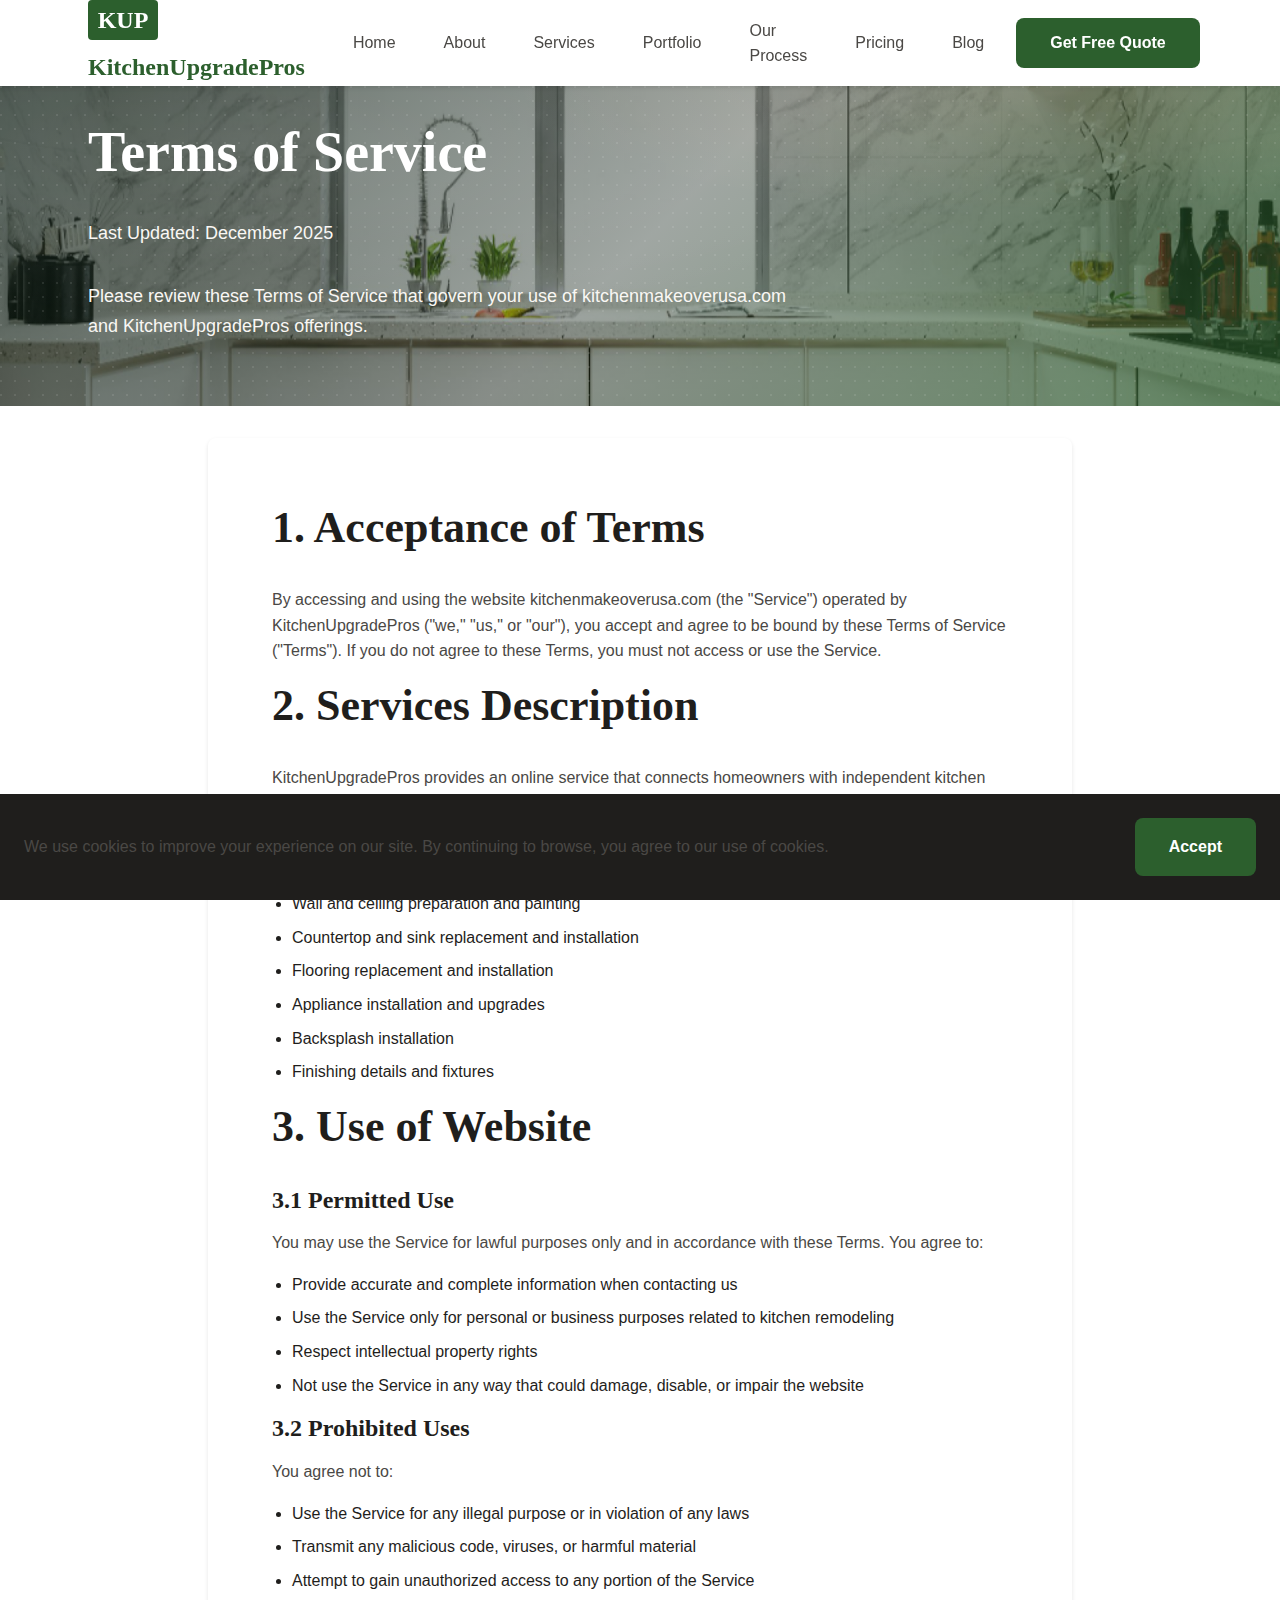
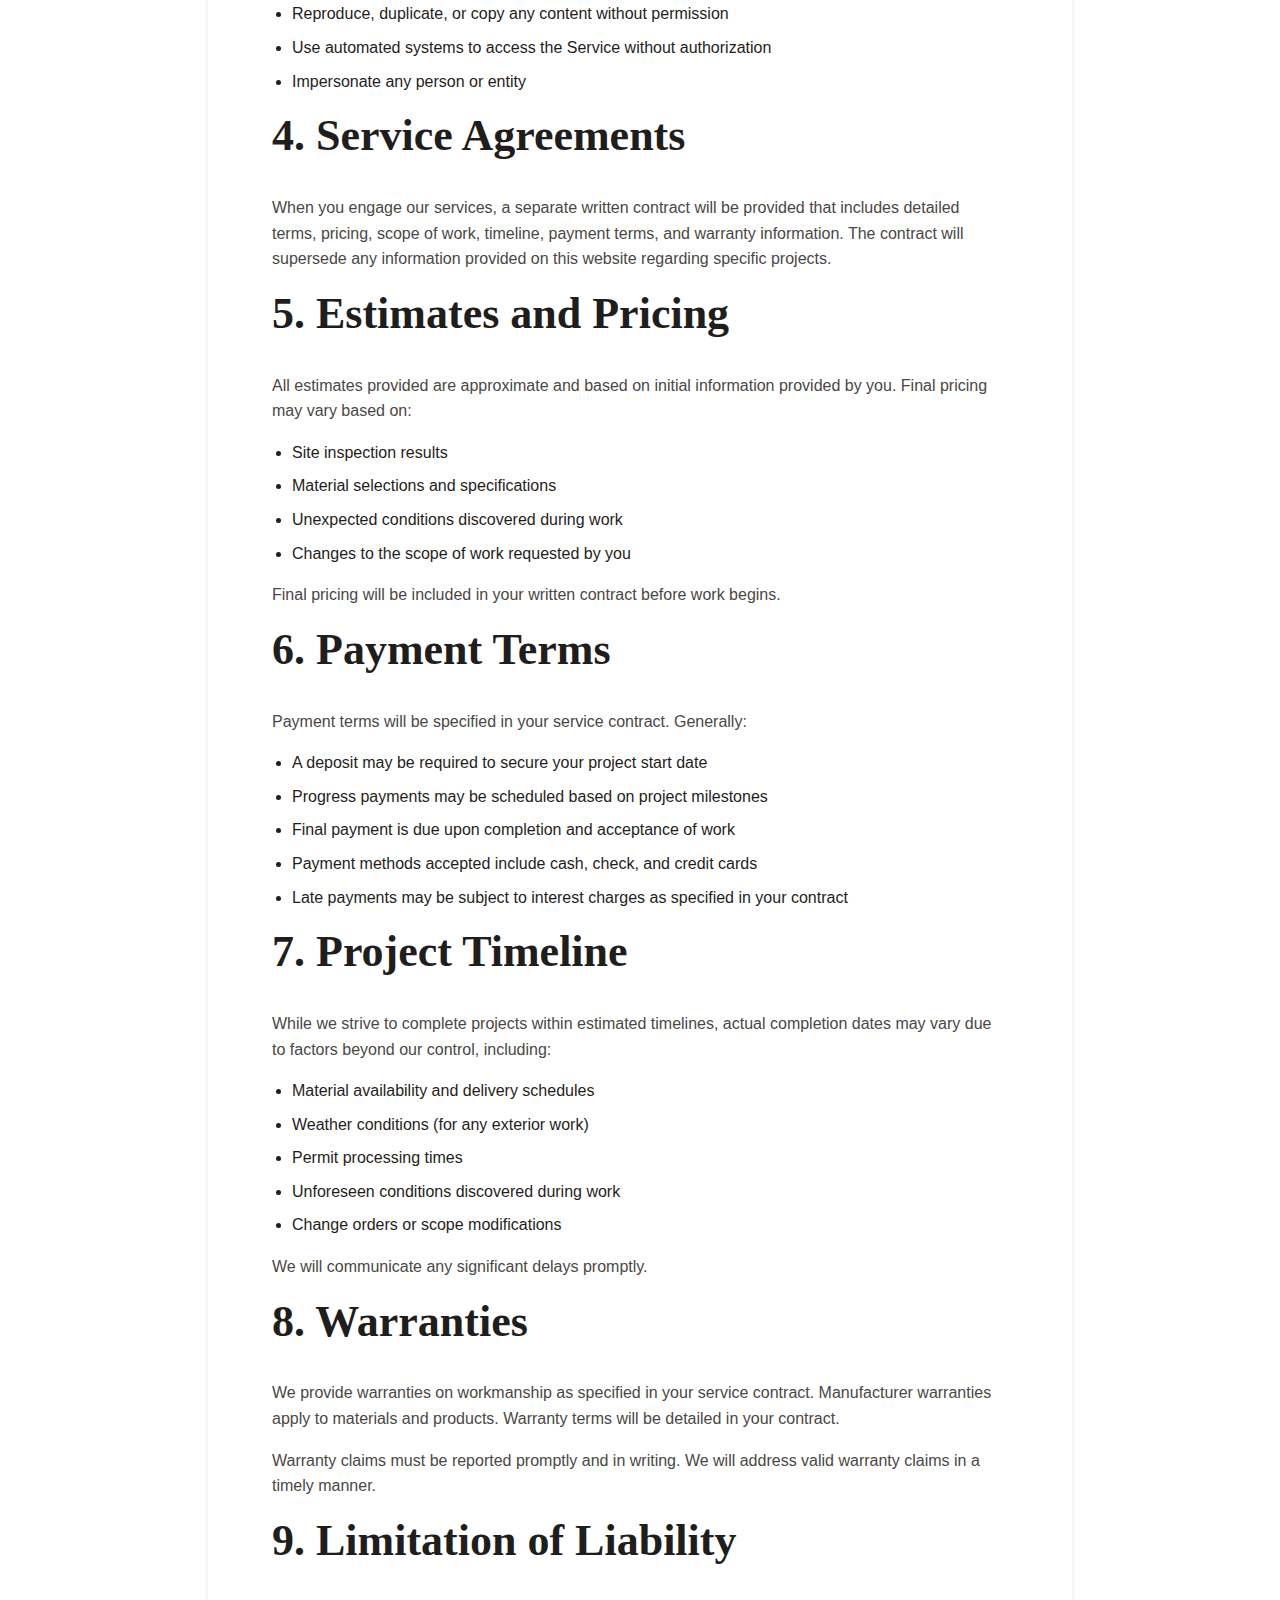
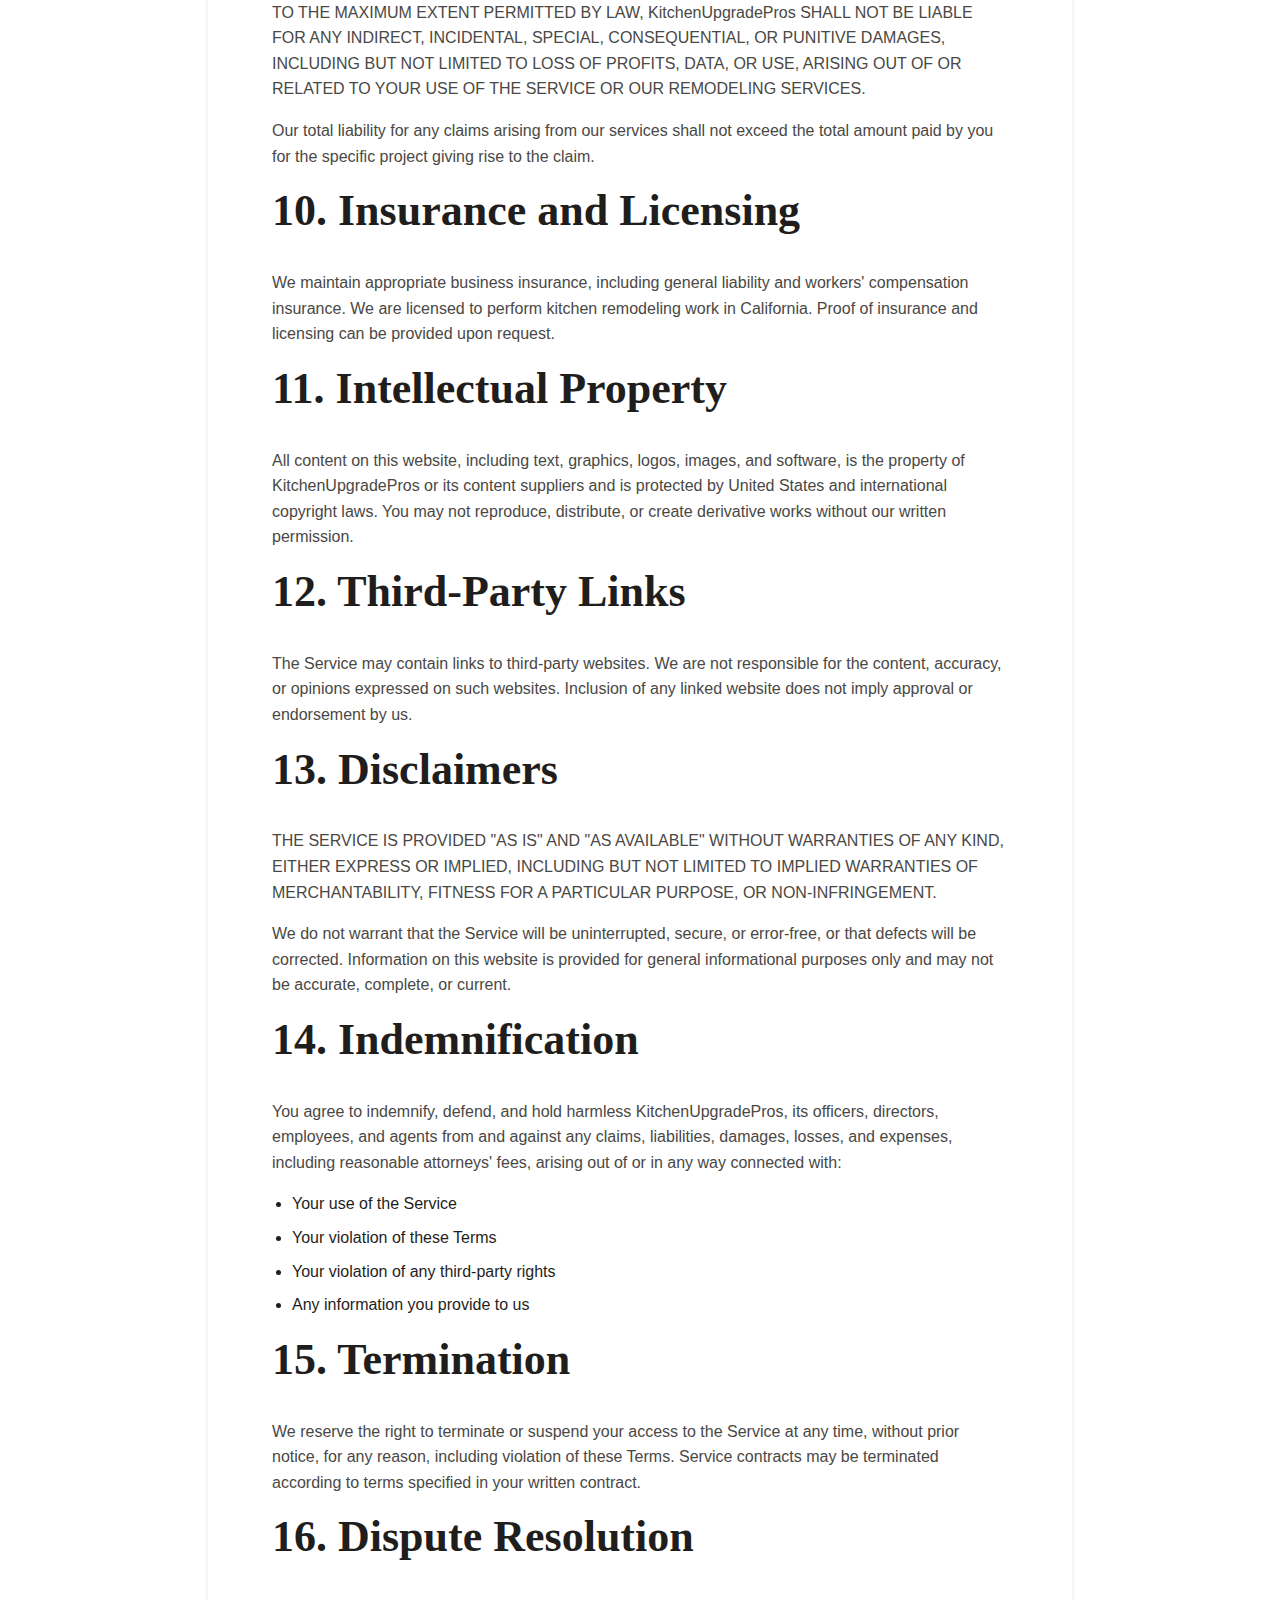
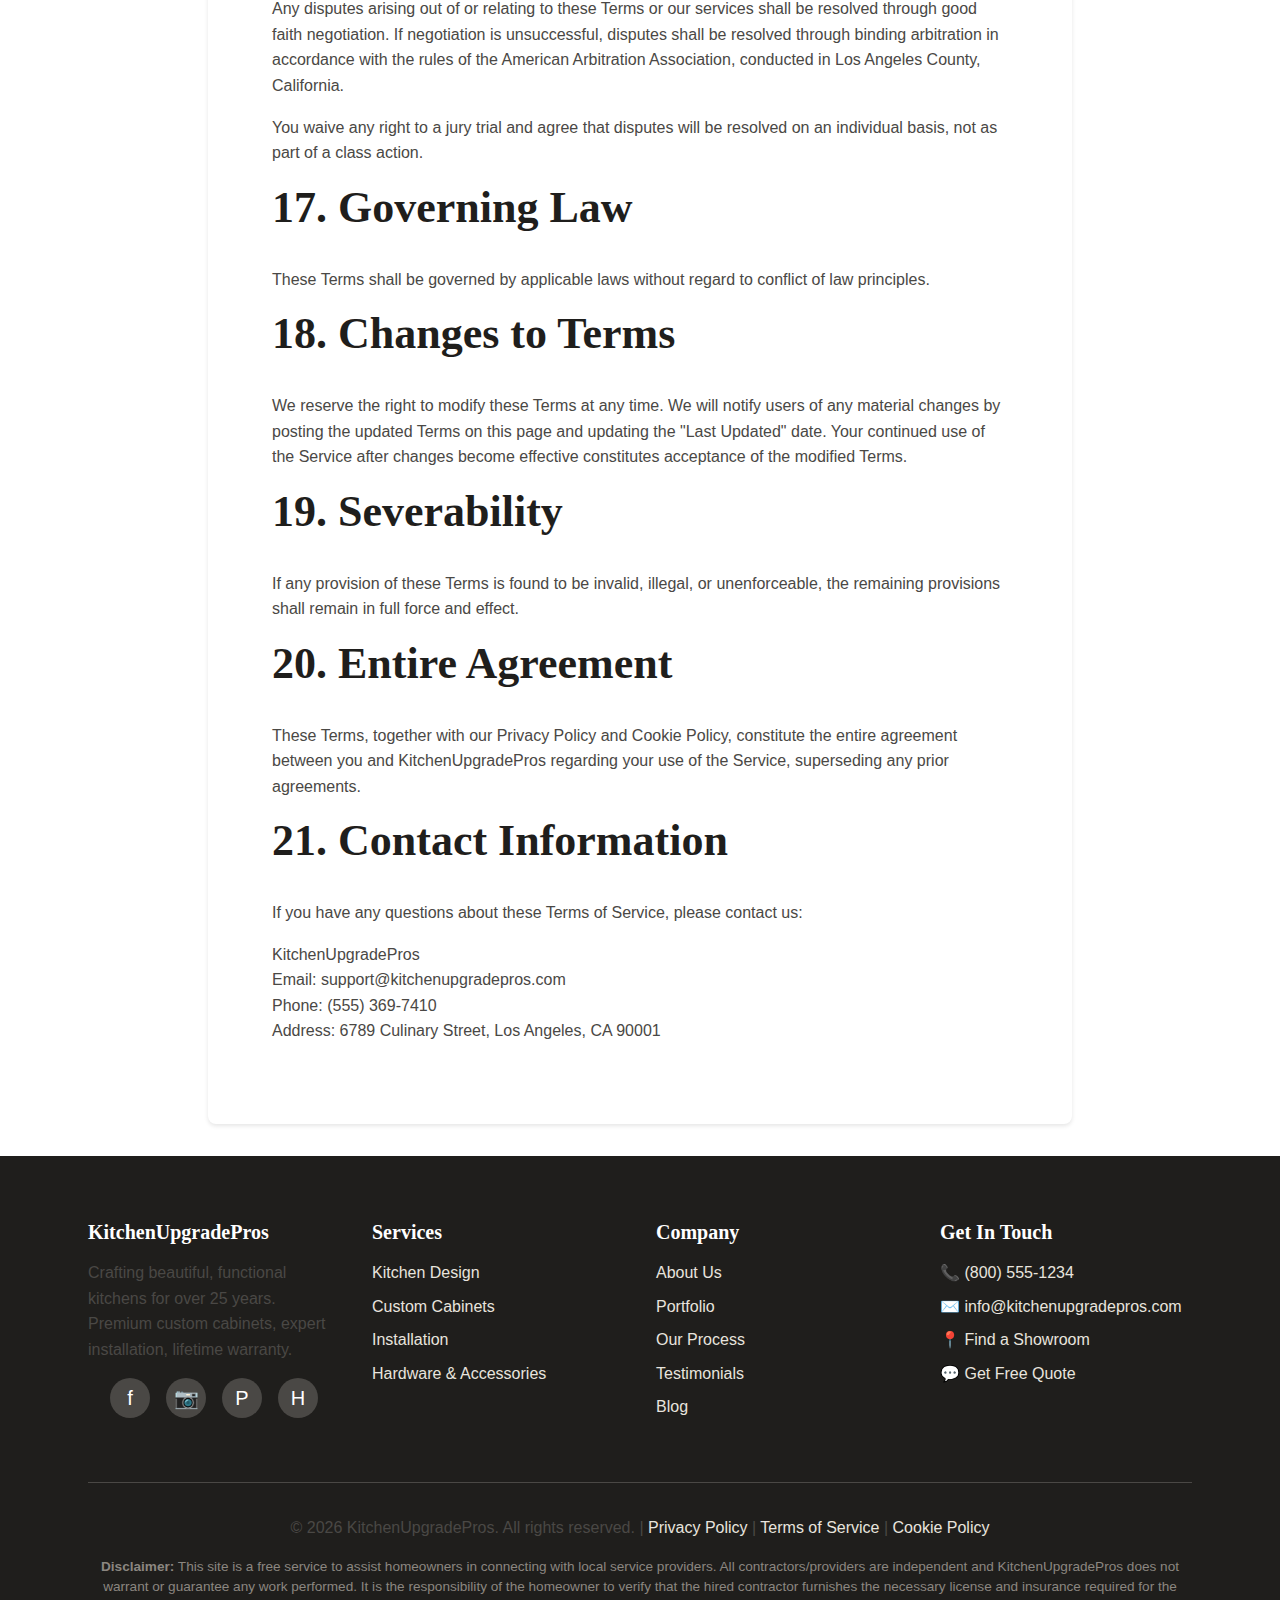
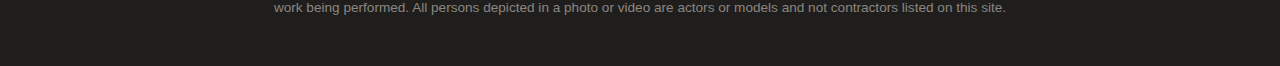
<file: terms.html>
<!DOCTYPE html>
<html lang="en">
  <head>
    <meta charset="UTF-8" />
    <meta name="viewport" content="width=device-width, initial-scale=1.0" />

    <title>Terms of Service | KitchenUpgradePros</title>
    <meta
      name="description"
      content="Review the KitchenUpgradePros Terms of Service covering use of our website and services, warranties, liabilities, and user responsibilities."
    />

    <link rel="stylesheet" href="css/style.css" />
  </head>
  <body>
    <header class="header">
      <nav class="nav container">
        <a href="index.html" class="logo">
          <div class="logo-icon">KUP</div>
          <span>KitchenUpgradePros</span>
        </a>

        <ul class="nav-menu">
          <li><a href="index.html" class="nav-link">Home</a></li>
          <li><a href="about.html" class="nav-link">About</a></li>
          <li><a href="services.html" class="nav-link">Services</a></li>
          <li><a href="portfolio.html" class="nav-link">Portfolio</a></li>
          <li><a href="process.html" class="nav-link">Our Process</a></li>
          <li><a href="pricing.html" class="nav-link">Pricing</a></li>
          <li><a href="blog.html" class="nav-link">Blog</a></li>
          <li>
            <a href="contact.html" class="btn btn-primary header-quote-btn"
              >Get Free Quote</a
            >
          </li>
        </ul>

        <button class="nav-toggle" aria-label="Toggle navigation">☰</button>
      </nav>

      <div class="mobile-menu">
        <a href="index.html" class="nav-link">Home</a>
        <a href="about.html" class="nav-link">About</a>
        <a href="services.html" class="nav-link">Services</a>
        <a href="portfolio.html" class="nav-link">Portfolio</a>
        <a href="process.html" class="nav-link">Our Process</a>
        <a href="pricing.html" class="nav-link">Pricing</a>
        <a href="testimonials.html" class="nav-link">Testimonials</a>
        <a href="faq.html" class="nav-link">FAQ</a>
        <a href="blog.html" class="nav-link">Blog</a>
        <a href="privacy.html" class="nav-link">Privacy</a>
        <a href="terms.html" class="nav-link">Terms</a>
        <a href="contact.html" class="nav-link">Contact</a>
      </div>
    </header>

    <section class="hero" style="min-height: 320px">
      <div class="container">
        <div class="hero-content">
          <h1>Terms of Service</h1>
          <p class="lead">Last Updated: December 2025</p>
          <p class="lead" style="max-width: 820px">
            Please review these Terms of Service that govern your use of
            kitchenmakeoverusa.com and KitchenUpgradePros offerings.
          </p>
        </div>
      </div>
    </section>

    <section class="section">
      <div class="container" style="max-width: 960px">
        <div class="card" style="padding: 2rem">
          <div class="card-content">
            <h2>1. Acceptance of Terms</h2>
            <p>
              By accessing and using the website kitchenmakeoverusa.com (the
              "Service") operated by KitchenUpgradePros ("we," "us," or "our"),
              you accept and agree to be bound by these Terms of Service
              ("Terms"). If you do not agree to these Terms, you must not access
              or use the Service.
            </p>

            <h2>2. Services Description</h2>
            <p>
              KitchenUpgradePros provides an online service that connects
              homeowners with independent kitchen remodeling and kitchen upgrade
              professionals across the United States. Our services include, but
              are not limited to:
            </p>
            <ul style="padding-left: 1.25rem; margin-bottom: 1rem">
              <li>Cabinet painting, refacing, and replacement</li>
              <li>Wall and ceiling preparation and painting</li>
              <li>Countertop and sink replacement and installation</li>
              <li>Flooring replacement and installation</li>
              <li>Appliance installation and upgrades</li>
              <li>Backsplash installation</li>
              <li>Finishing details and fixtures</li>
            </ul>

            <h2>3. Use of Website</h2>
            <h3>3.1 Permitted Use</h3>
            <p>
              You may use the Service for lawful purposes only and in accordance
              with these Terms. You agree to:
            </p>
            <ul style="padding-left: 1.25rem; margin-bottom: 1rem">
              <li>
                Provide accurate and complete information when contacting us
              </li>
              <li>
                Use the Service only for personal or business purposes related
                to kitchen remodeling
              </li>
              <li>Respect intellectual property rights</li>
              <li>
                Not use the Service in any way that could damage, disable, or
                impair the website
              </li>
            </ul>

            <h3>3.2 Prohibited Uses</h3>
            <p>You agree not to:</p>
            <ul style="padding-left: 1.25rem; margin-bottom: 1rem">
              <li>
                Use the Service for any illegal purpose or in violation of any
                laws
              </li>
              <li>Transmit any malicious code, viruses, or harmful material</li>
              <li>
                Attempt to gain unauthorized access to any portion of the
                Service
              </li>
              <li>
                Reproduce, duplicate, or copy any content without permission
              </li>
              <li>
                Use automated systems to access the Service without
                authorization
              </li>
              <li>Impersonate any person or entity</li>
            </ul>

            <h2>4. Service Agreements</h2>
            <p>
              When you engage our services, a separate written contract will be
              provided that includes detailed terms, pricing, scope of work,
              timeline, payment terms, and warranty information. The contract
              will supersede any information provided on this website regarding
              specific projects.
            </p>

            <h2>5. Estimates and Pricing</h2>
            <p>
              All estimates provided are approximate and based on initial
              information provided by you. Final pricing may vary based on:
            </p>
            <ul style="padding-left: 1.25rem; margin-bottom: 1rem">
              <li>Site inspection results</li>
              <li>Material selections and specifications</li>
              <li>Unexpected conditions discovered during work</li>
              <li>Changes to the scope of work requested by you</li>
            </ul>
            <p>
              Final pricing will be included in your written contract before
              work begins.
            </p>

            <h2>6. Payment Terms</h2>
            <p>
              Payment terms will be specified in your service contract.
              Generally:
            </p>
            <ul style="padding-left: 1.25rem; margin-bottom: 1rem">
              <li>
                A deposit may be required to secure your project start date
              </li>
              <li>
                Progress payments may be scheduled based on project milestones
              </li>
              <li>
                Final payment is due upon completion and acceptance of work
              </li>
              <li>
                Payment methods accepted include cash, check, and credit cards
              </li>
              <li>
                Late payments may be subject to interest charges as specified in
                your contract
              </li>
            </ul>

            <h2>7. Project Timeline</h2>
            <p>
              While we strive to complete projects within estimated timelines,
              actual completion dates may vary due to factors beyond our
              control, including:
            </p>
            <ul style="padding-left: 1.25rem; margin-bottom: 1rem">
              <li>Material availability and delivery schedules</li>
              <li>Weather conditions (for any exterior work)</li>
              <li>Permit processing times</li>
              <li>Unforeseen conditions discovered during work</li>
              <li>Change orders or scope modifications</li>
            </ul>
            <p>We will communicate any significant delays promptly.</p>

            <h2>8. Warranties</h2>
            <p>
              We provide warranties on workmanship as specified in your service
              contract. Manufacturer warranties apply to materials and products.
              Warranty terms will be detailed in your contract.
            </p>
            <p>
              Warranty claims must be reported promptly and in writing. We will
              address valid warranty claims in a timely manner.
            </p>

            <h2>9. Limitation of Liability</h2>
            <p>
              TO THE MAXIMUM EXTENT PERMITTED BY LAW, KitchenUpgradePros SHALL
              NOT BE LIABLE FOR ANY INDIRECT, INCIDENTAL, SPECIAL,
              CONSEQUENTIAL, OR PUNITIVE DAMAGES, INCLUDING BUT NOT LIMITED TO
              LOSS OF PROFITS, DATA, OR USE, ARISING OUT OF OR RELATED TO YOUR
              USE OF THE SERVICE OR OUR REMODELING SERVICES.
            </p>
            <p>
              Our total liability for any claims arising from our services shall
              not exceed the total amount paid by you for the specific project
              giving rise to the claim.
            </p>

            <h2>10. Insurance and Licensing</h2>
            <p>
              We maintain appropriate business insurance, including general
              liability and workers' compensation insurance. We are licensed to
              perform kitchen remodeling work in California. Proof of insurance
              and licensing can be provided upon request.
            </p>

            <h2>11. Intellectual Property</h2>
            <p>
              All content on this website, including text, graphics, logos,
              images, and software, is the property of KitchenUpgradePros or its
              content suppliers and is protected by United States and
              international copyright laws. You may not reproduce, distribute,
              or create derivative works without our written permission.
            </p>

            <h2>12. Third-Party Links</h2>
            <p>
              The Service may contain links to third-party websites. We are not
              responsible for the content, accuracy, or opinions expressed on
              such websites. Inclusion of any linked website does not imply
              approval or endorsement by us.
            </p>

            <h2>13. Disclaimers</h2>
            <p>
              THE SERVICE IS PROVIDED "AS IS" AND "AS AVAILABLE" WITHOUT
              WARRANTIES OF ANY KIND, EITHER EXPRESS OR IMPLIED, INCLUDING BUT
              NOT LIMITED TO IMPLIED WARRANTIES OF MERCHANTABILITY, FITNESS FOR
              A PARTICULAR PURPOSE, OR NON-INFRINGEMENT.
            </p>
            <p>
              We do not warrant that the Service will be uninterrupted, secure,
              or error-free, or that defects will be corrected. Information on
              this website is provided for general informational purposes only
              and may not be accurate, complete, or current.
            </p>

            <h2>14. Indemnification</h2>
            <p>
              You agree to indemnify, defend, and hold harmless
              KitchenUpgradePros, its officers, directors, employees, and agents
              from and against any claims, liabilities, damages, losses, and
              expenses, including reasonable attorneys' fees, arising out of or
              in any way connected with:
            </p>
            <ul style="padding-left: 1.25rem; margin-bottom: 1rem">
              <li>Your use of the Service</li>
              <li>Your violation of these Terms</li>
              <li>Your violation of any third-party rights</li>
              <li>Any information you provide to us</li>
            </ul>

            <h2>15. Termination</h2>
            <p>
              We reserve the right to terminate or suspend your access to the
              Service at any time, without prior notice, for any reason,
              including violation of these Terms. Service contracts may be
              terminated according to terms specified in your written contract.
            </p>

            <h2>16. Dispute Resolution</h2>
            <p>
              Any disputes arising out of or relating to these Terms or our
              services shall be resolved through good faith negotiation. If
              negotiation is unsuccessful, disputes shall be resolved through
              binding arbitration in accordance with the rules of the American
              Arbitration Association, conducted in Los Angeles County,
              California.
            </p>
            <p>
              You waive any right to a jury trial and agree that disputes will
              be resolved on an individual basis, not as part of a class action.
            </p>

            <h2>17. Governing Law</h2>
            <p>
              These Terms shall be governed by applicable laws without regard to
              conflict of law principles.
            </p>

            <h2>18. Changes to Terms</h2>
            <p>
              We reserve the right to modify these Terms at any time. We will
              notify users of any material changes by posting the updated Terms
              on this page and updating the "Last Updated" date. Your continued
              use of the Service after changes become effective constitutes
              acceptance of the modified Terms.
            </p>

            <h2>19. Severability</h2>
            <p>
              If any provision of these Terms is found to be invalid, illegal,
              or unenforceable, the remaining provisions shall remain in full
              force and effect.
            </p>

            <h2>20. Entire Agreement</h2>
            <p>
              These Terms, together with our Privacy Policy and Cookie Policy,
              constitute the entire agreement between you and KitchenUpgradePros
              regarding your use of the Service, superseding any prior
              agreements.
            </p>

            <h2>21. Contact Information</h2>
            <p>
              If you have any questions about these Terms of Service, please
              contact us:
            </p>
            <p>
              KitchenUpgradePros<br />
              Email: support@kitchenupgradepros.com<br />
              Phone: (555) 369-7410<br />
              Address: 6789 Culinary Street, Los Angeles, CA 90001
            </p>
          </div>
        </div>
      </div>
    </section>

    <footer class="footer">
      <div class="container">
        <div class="footer-grid">
          <div class="footer-section">
            <h3>KitchenUpgradePros</h3>
            <p>
              Crafting beautiful, functional kitchens for over 25 years. Premium
              custom cabinets, expert installation, lifetime warranty.
            </p>
            <div class="footer-social">
              <a href="#" class="social-link" aria-label="Facebook">f</a>
              <a href="#" class="social-link" aria-label="Instagram">📷</a>
              <a href="#" class="social-link" aria-label="Pinterest">P</a>
              <a href="#" class="social-link" aria-label="Houzz">H</a>
            </div>
          </div>

          <div class="footer-section">
            <h3>Services</h3>
            <div class="footer-links">
              <a href="services.html#design" class="footer-link"
                >Kitchen Design</a
              >
              <a href="services.html#manufacturing" class="footer-link"
                >Custom Cabinets</a
              >
              <a href="services.html#installation" class="footer-link"
                >Installation</a
              >
              <a href="services.html#hardware" class="footer-link"
                >Hardware & Accessories</a
              >
            </div>
          </div>

          <div class="footer-section">
            <h3>Company</h3>
            <div class="footer-links">
              <a href="about.html" class="footer-link">About Us</a>
              <a href="portfolio.html" class="footer-link">Portfolio</a>
              <a href="process.html" class="footer-link">Our Process</a>
              <a href="testimonials.html" class="footer-link">Testimonials</a>
              <a href="blog.html" class="footer-link">Blog</a>
            </div>
          </div>

          <div class="footer-section">
            <h3>Get In Touch</h3>
            <div class="footer-links">
              <a href="tel:+18005551234" class="footer-link"
                >📞 (800) 555-1234</a
              >
              <a href="mailto:info@kitchenupgradepros.com" class="footer-link"
                >✉️ info@kitchenupgradepros.com</a
              >
              <a href="contact.html" class="footer-link">📍 Find a Showroom</a>
              <a href="pricing.html" class="footer-link">💬 Get Free Quote</a>
            </div>
          </div>
        </div>

        <div class="footer-bottom">
          <p>
            &copy; 2026 KitchenUpgradePros. All rights reserved. |
            <a href="privacy.html" class="footer-link">Privacy Policy</a> |
            <a href="terms.html" class="footer-link">Terms of Service</a> |
            <a href="cookie.html" class="footer-link">Cookie Policy</a>
          </p>
          <p
            style="
              margin-top: 0.75rem;
              font-size: 0.85rem;
              color: var(--color-gray);
              line-height: 1.5;
            "
          >
            <strong>Disclaimer:</strong> This site is a free service to assist
            homeowners in connecting with local service providers. All
            contractors/providers are independent and KitchenUpgradePros does
            not warrant or guarantee any work performed. It is the
            responsibility of the homeowner to verify that the hired contractor
            furnishes the necessary license and insurance required for the work
            being performed. All persons depicted in a photo or video are actors
            or models and not contractors listed on this site.
          </p>
        </div>
      </div>
    </footer>

    <script src="js/main.js"></script>
  </body>
</html>
</file>
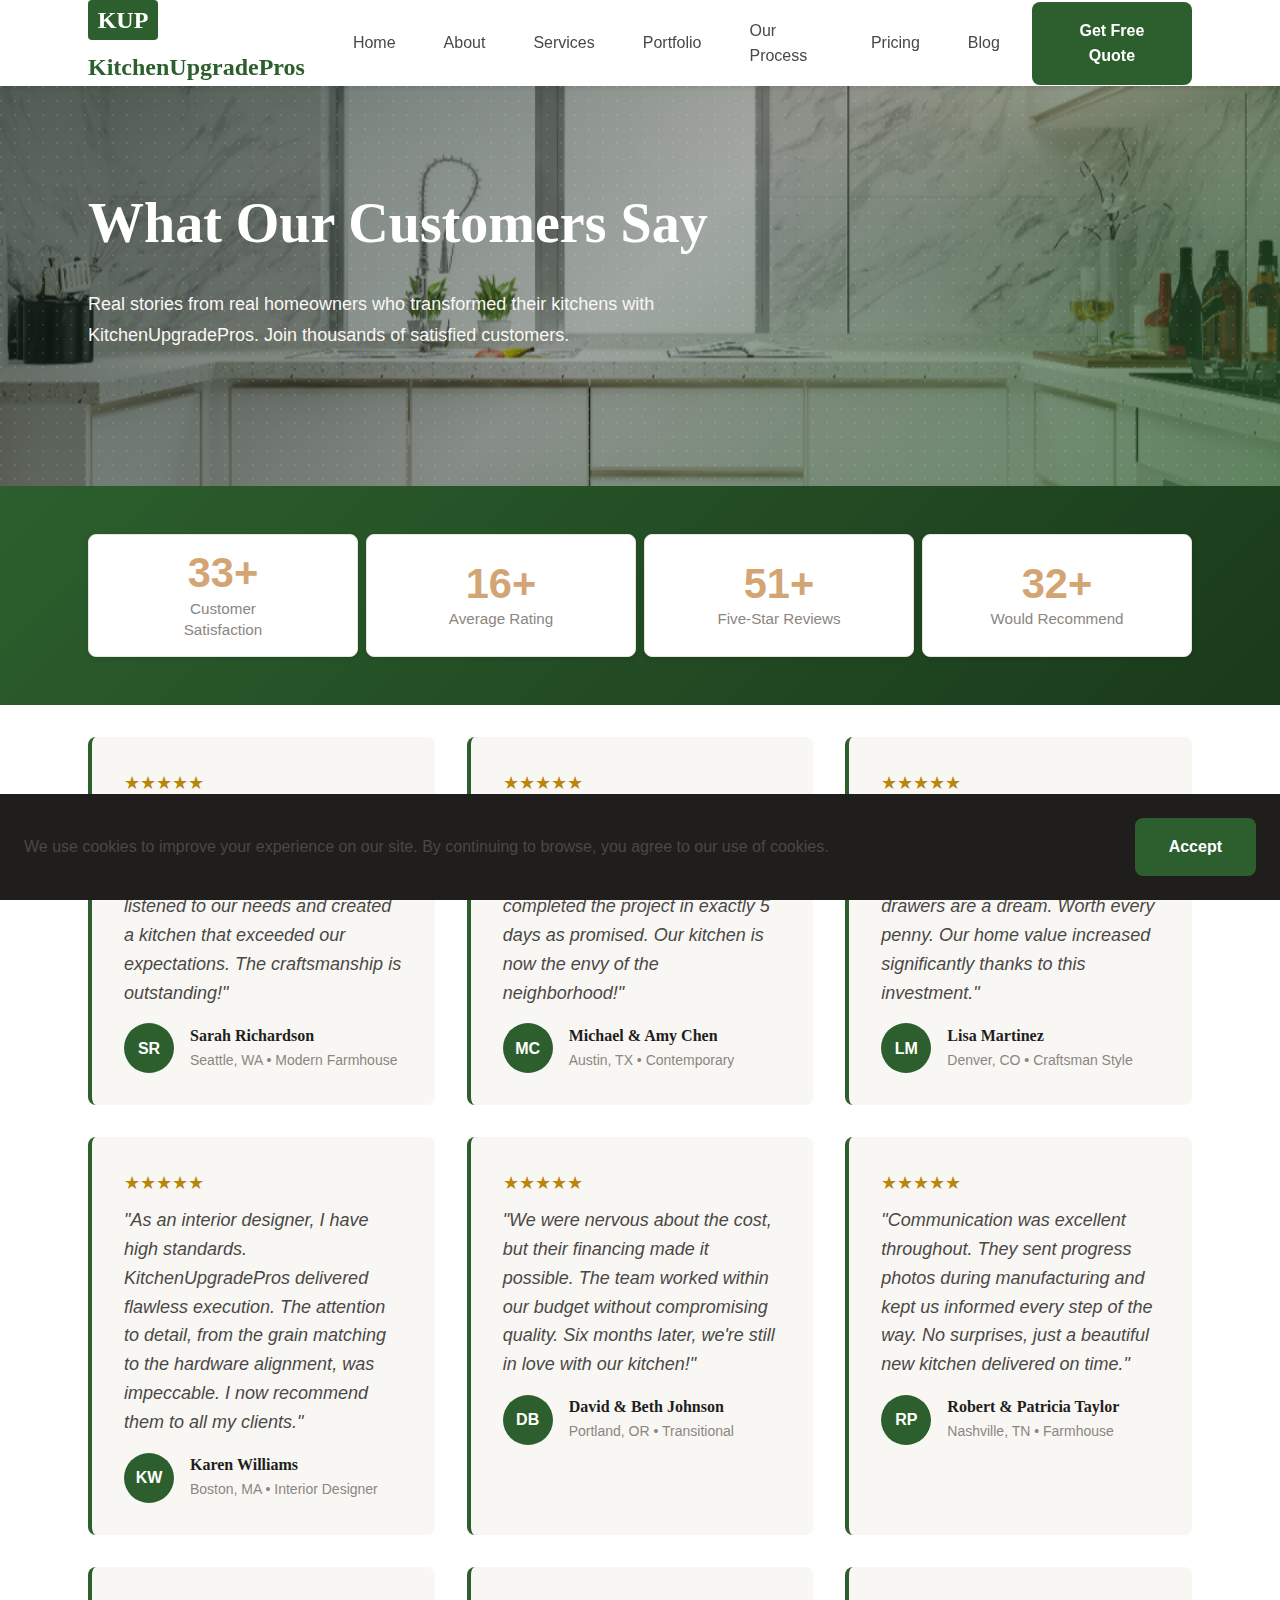
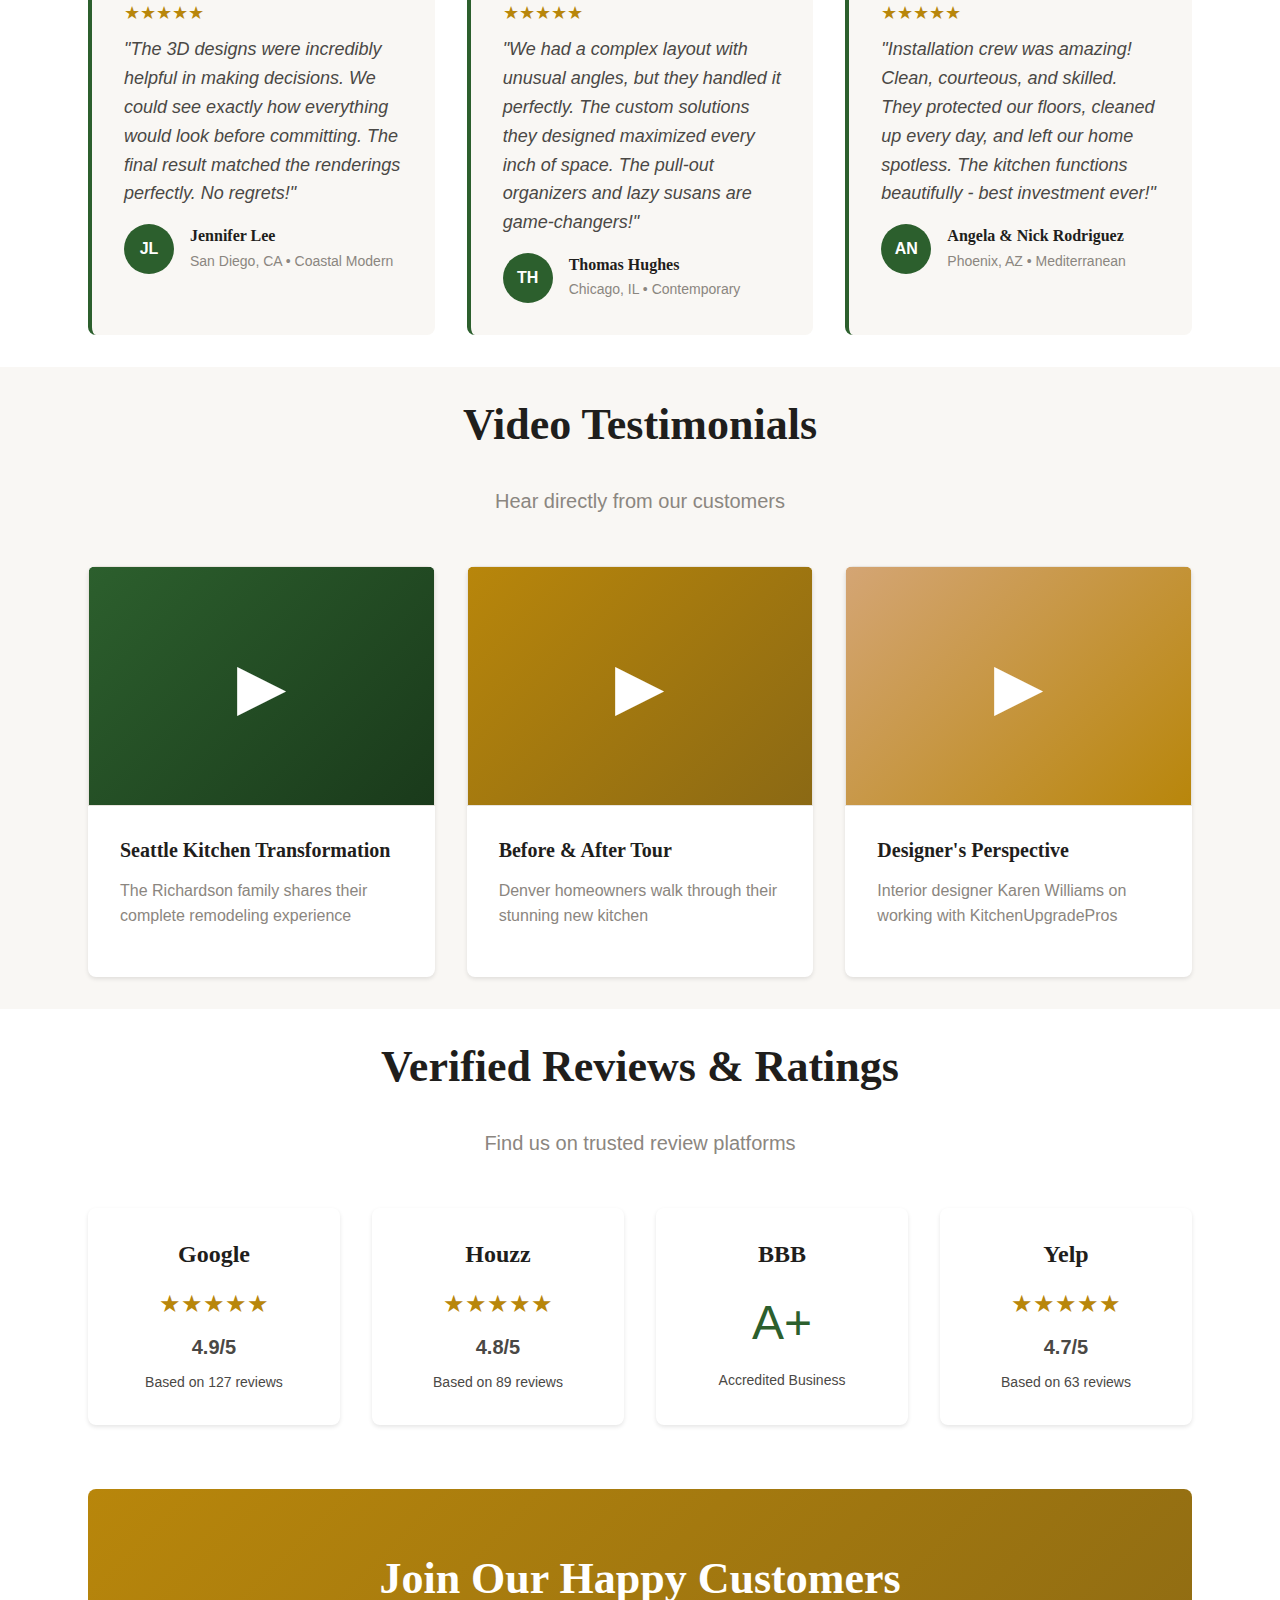
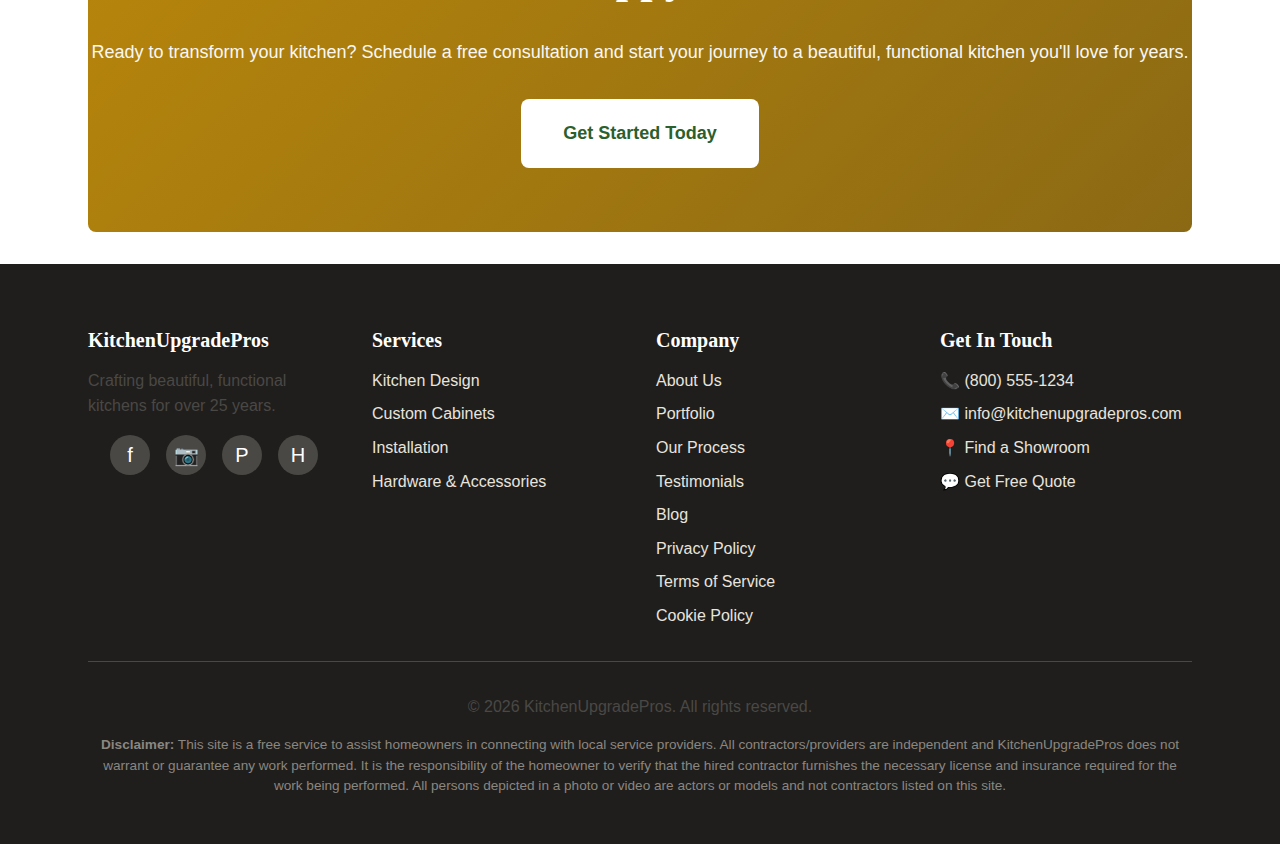
<file: testimonials.html>
<!DOCTYPE html>
<html lang="en">
  <head>
    <meta charset="UTF-8" />
    <meta name="viewport" content="width=device-width, initial-scale=1.0" />

    <title>
      Customer Reviews & Testimonials | Real Kitchen Transformations |
      KitchenUpgradePros
    </title>
    <meta
      name="description"
      content="Read authentic reviews from homeowners who transformed their kitchens with KitchenUpgradePros. See real before & after photos and 5-star testimonials."
    />
    <meta
      name="keywords"
      content="kitchen remodel reviews, cabinet testimonials, customer reviews, kitchen transformation stories"
    />

    <link rel="stylesheet" href="css/style.css" />
  </head>
  <body>
    <header class="header">
      <nav class="nav container">
        <a href="index.html" class="logo">
          <div class="logo-icon">KUP</div>
          <span>KitchenUpgradePros</span>
        </a>

        <ul class="nav-menu">
          <li><a href="index.html" class="nav-link">Home</a></li>
          <li><a href="about.html" class="nav-link">About</a></li>
          <li><a href="services.html" class="nav-link">Services</a></li>
          <li><a href="portfolio.html" class="nav-link">Portfolio</a></li>
          <li><a href="process.html" class="nav-link">Our Process</a></li>
          <li><a href="pricing.html" class="nav-link">Pricing</a></li>
          <li><a href="blog.html" class="nav-link">Blog</a></li>
          <li>
            <a href="contact.html" class="btn btn-primary">Get Free Quote</a>
          </li>
        </ul>

        <button class="nav-toggle">☰</button>
      </nav>

      <div class="mobile-menu">
        <a href="index.html" class="nav-link">Home</a>
        <a href="about.html" class="nav-link">About</a>
        <a href="services.html" class="nav-link">Services</a>
        <a href="portfolio.html" class="nav-link">Portfolio</a>
        <a href="process.html" class="nav-link">Our Process</a>
        <a href="pricing.html" class="nav-link">Pricing</a>
        <a href="testimonials.html" class="nav-link">Testimonials</a>
        <a href="faq.html" class="nav-link">FAQ</a>
        <a href="blog.html" class="nav-link">Blog</a>
        <a href="contact.html" class="nav-link">Contact</a>
      </div>
    </header>

    <section class="hero" style="min-height: 400px">
      <div class="container">
        <div class="hero-content">
          <h1>What Our Customers Say</h1>
          <p class="lead">
            Real stories from real homeowners who transformed their kitchens
            with KitchenUpgradePros. Join thousands of satisfied customers.
          </p>
        </div>
      </div>
    </section>

    <!-- ========== RATINGS SUMMARY ========== -->
    <section class="stats">
      <div class="container">
        <div class="stats-grid">
          <div class="stat-item">
            <span class="stat-number">98%</span>
            <span class="stat-label">Customer Satisfaction</span>
          </div>
          <div class="stat-item">
            <span class="stat-number">4.9</span>
            <span class="stat-label">Average Rating</span>
          </div>
          <div class="stat-item">
            <span class="stat-number">150+</span>
            <span class="stat-label">Five-Star Reviews</span>
          </div>
          <div class="stat-item">
            <span class="stat-number">95%</span>
            <span class="stat-label">Would Recommend</span>
          </div>
        </div>
      </div>
    </section>

    <!-- ========== TESTIMONIALS ========== -->
    <section class="section">
      <div class="container">
        <div class="grid grid-3">
          <div class="testimonial">
            <div class="rating">★★★★★</div>
            <p class="testimonial-text">
              "From the initial consultation to the final installation,
              everything was perfect. Jennifer, our designer, listened to our
              needs and created a kitchen that exceeded our expectations. The
              craftsmanship is outstanding!"
            </p>
            <div class="testimonial-author">
              <div class="testimonial-avatar">SR</div>
              <div class="testimonial-info">
                <h4>Sarah Richardson</h4>
                <p>Seattle, WA • Modern Farmhouse</p>
              </div>
            </div>
          </div>

          <div class="testimonial">
            <div class="rating">★★★★★</div>
            <p class="testimonial-text">
              "Best decision we made for our home! The team was professional,
              punctual, and respectful. They completed the project in exactly 5
              days as promised. Our kitchen is now the envy of the
              neighborhood!"
            </p>
            <div class="testimonial-author">
              <div class="testimonial-avatar">MC</div>
              <div class="testimonial-info">
                <h4>Michael & Amy Chen</h4>
                <p>Austin, TX • Contemporary</p>
              </div>
            </div>
          </div>

          <div class="testimonial">
            <div class="rating">★★★★★</div>
            <p class="testimonial-text">
              "The quality of the cabinets is exceptional. Solid construction,
              beautiful finish, and the soft-close drawers are a dream. Worth
              every penny. Our home value increased significantly thanks to this
              investment."
            </p>
            <div class="testimonial-author">
              <div class="testimonial-avatar">LM</div>
              <div class="testimonial-info">
                <h4>Lisa Martinez</h4>
                <p>Denver, CO • Craftsman Style</p>
              </div>
            </div>
          </div>

          <div class="testimonial">
            <div class="rating">★★★★★</div>
            <p class="testimonial-text">
              "As an interior designer, I have high standards.
              KitchenUpgradePros delivered flawless execution. The attention to
              detail, from the grain matching to the hardware alignment, was
              impeccable. I now recommend them to all my clients."
            </p>
            <div class="testimonial-author">
              <div class="testimonial-avatar">KW</div>
              <div class="testimonial-info">
                <h4>Karen Williams</h4>
                <p>Boston, MA • Interior Designer</p>
              </div>
            </div>
          </div>

          <div class="testimonial">
            <div class="rating">★★★★★</div>
            <p class="testimonial-text">
              "We were nervous about the cost, but their financing made it
              possible. The team worked within our budget without compromising
              quality. Six months later, we're still in love with our kitchen!"
            </p>
            <div class="testimonial-author">
              <div class="testimonial-avatar">DB</div>
              <div class="testimonial-info">
                <h4>David & Beth Johnson</h4>
                <p>Portland, OR • Transitional</p>
              </div>
            </div>
          </div>

          <div class="testimonial">
            <div class="rating">★★★★★</div>
            <p class="testimonial-text">
              "Communication was excellent throughout. They sent progress photos
              during manufacturing and kept us informed every step of the way.
              No surprises, just a beautiful new kitchen delivered on time."
            </p>
            <div class="testimonial-author">
              <div class="testimonial-avatar">RP</div>
              <div class="testimonial-info">
                <h4>Robert & Patricia Taylor</h4>
                <p>Nashville, TN • Farmhouse</p>
              </div>
            </div>
          </div>

          <div class="testimonial">
            <div class="rating">★★★★★</div>
            <p class="testimonial-text">
              "The 3D designs were incredibly helpful in making decisions. We
              could see exactly how everything would look before committing. The
              final result matched the renderings perfectly. No regrets!"
            </p>
            <div class="testimonial-author">
              <div class="testimonial-avatar">JL</div>
              <div class="testimonial-info">
                <h4>Jennifer Lee</h4>
                <p>San Diego, CA • Coastal Modern</p>
              </div>
            </div>
          </div>

          <div class="testimonial">
            <div class="rating">★★★★★</div>
            <p class="testimonial-text">
              "We had a complex layout with unusual angles, but they handled it
              perfectly. The custom solutions they designed maximized every inch
              of space. The pull-out organizers and lazy susans are
              game-changers!"
            </p>
            <div class="testimonial-author">
              <div class="testimonial-avatar">TH</div>
              <div class="testimonial-info">
                <h4>Thomas Hughes</h4>
                <p>Chicago, IL • Contemporary</p>
              </div>
            </div>
          </div>

          <div class="testimonial">
            <div class="rating">★★★★★</div>
            <p class="testimonial-text">
              "Installation crew was amazing! Clean, courteous, and skilled.
              They protected our floors, cleaned up every day, and left our home
              spotless. The kitchen functions beautifully - best investment
              ever!"
            </p>
            <div class="testimonial-author">
              <div class="testimonial-avatar">AN</div>
              <div class="testimonial-info">
                <h4>Angela & Nick Rodriguez</h4>
                <p>Phoenix, AZ • Mediterranean</p>
              </div>
            </div>
          </div>
        </div>
      </div>
    </section>

    <!-- ========== VIDEO TESTIMONIALS ========== -->
    <section class="section" style="background-color: var(--color-off-white)">
      <div class="container">
        <div class="text-center mb-4">
          <h2>Video Testimonials</h2>
          <p class="lead">Hear directly from our customers</p>
        </div>

        <div class="grid grid-3">
          <div class="card">
            <div
              class="card-image"
              style="
                background: linear-gradient(
                  135deg,
                  var(--color-primary) 0%,
                  var(--color-primary-dark) 100%
                );
                display: flex;
                align-items: center;
                justify-content: center;
                color: white;
                font-size: 4rem;
              "
            >
              ▶
            </div>
            <div class="card-content">
              <h3 class="card-title">Seattle Kitchen Transformation</h3>
              <p class="card-text">
                The Richardson family shares their complete remodeling
                experience
              </p>
            </div>
          </div>

          <div class="card">
            <div
              class="card-image"
              style="
                background: linear-gradient(
                  135deg,
                  var(--color-secondary) 0%,
                  var(--color-secondary-dark) 100%
                );
                display: flex;
                align-items: center;
                justify-content: center;
                color: white;
                font-size: 4rem;
              "
            >
              ▶
            </div>
            <div class="card-content">
              <h3 class="card-title">Before & After Tour</h3>
              <p class="card-text">
                Denver homeowners walk through their stunning new kitchen
              </p>
            </div>
          </div>

          <div class="card">
            <div
              class="card-image"
              style="
                background: linear-gradient(
                  135deg,
                  var(--color-accent) 0%,
                  var(--color-secondary) 100%
                );
                display: flex;
                align-items: center;
                justify-content: center;
                color: white;
                font-size: 4rem;
              "
            >
              ▶
            </div>
            <div class="card-content">
              <h3 class="card-title">Designer's Perspective</h3>
              <p class="card-text">
                Interior designer Karen Williams on working with
                KitchenUpgradePros
              </p>
            </div>
          </div>
        </div>
      </div>
    </section>

    <!-- ========== TRUST INDICATORS ========== -->
    <section class="section">
      <div class="container">
        <div class="text-center mb-4">
          <h2>Verified Reviews & Ratings</h2>
          <p class="lead">Find us on trusted review platforms</p>
        </div>

        <div class="grid grid-4">
          <div class="card text-center">
            <div class="card-content">
              <h3>Google</h3>
              <div class="rating" style="font-size: 1.5rem">★★★★★</div>
              <p style="font-size: 1.25rem; font-weight: 700; margin: 0.5rem 0">
                4.9/5
              </p>
              <p style="font-size: 0.875rem; margin: 0">Based on 127 reviews</p>
            </div>
          </div>

          <div class="card text-center">
            <div class="card-content">
              <h3>Houzz</h3>
              <div class="rating" style="font-size: 1.5rem">★★★★★</div>
              <p style="font-size: 1.25rem; font-weight: 700; margin: 0.5rem 0">
                4.8/5
              </p>
              <p style="font-size: 0.875rem; margin: 0">Based on 89 reviews</p>
            </div>
          </div>

          <div class="card text-center">
            <div class="card-content">
              <h3>BBB</h3>
              <div
                style="
                  font-size: 3rem;
                  color: var(--color-primary);
                  margin: 0.5rem 0;
                "
              >
                A+
              </div>
              <p style="font-size: 0.875rem; margin: 0">Accredited Business</p>
            </div>
          </div>

          <div class="card text-center">
            <div class="card-content">
              <h3>Yelp</h3>
              <div class="rating" style="font-size: 1.5rem">★★★★★</div>
              <p style="font-size: 1.25rem; font-weight: 700; margin: 0.5rem 0">
                4.7/5
              </p>
              <p style="font-size: 0.875rem; margin: 0">Based on 63 reviews</p>
            </div>
          </div>
        </div>
      </div>
    </section>

    <!-- ========== CTA ========== -->
    <section class="section">
      <div class="container">
        <div class="cta-section">
          <h2>Join Our Happy Customers</h2>
          <p>
            Ready to transform your kitchen? Schedule a free consultation and
            start your journey to a beautiful, functional kitchen you'll love
            for years.
          </p>
          <a href="contact.html" class="btn btn-white btn-lg"
            >Get Started Today</a
          >
        </div>
      </div>
    </section>

    <footer class="footer">
      <div class="container">
        <div class="footer-grid">
          <div class="footer-section">
            <h3>KitchenUpgradePros</h3>
            <p>Crafting beautiful, functional kitchens for over 25 years.</p>
            <div class="footer-social">
              <a href="#" class="social-link">f</a>
              <a href="#" class="social-link">📷</a>
              <a href="#" class="social-link">P</a>
              <a href="#" class="social-link">H</a>
            </div>
          </div>

          <div class="footer-section">
            <h3>Services</h3>
            <div class="footer-links">
              <a href="services.html#design" class="footer-link"
                >Kitchen Design</a
              >
              <a href="services.html#manufacturing" class="footer-link"
                >Custom Cabinets</a
              >
              <a href="services.html#installation" class="footer-link"
                >Installation</a
              >
              <a href="services.html#hardware" class="footer-link"
                >Hardware & Accessories</a
              >
            </div>
          </div>

          <div class="footer-section">
            <h3>Company</h3>
            <div class="footer-links">
              <a href="about.html" class="footer-link">About Us</a>
              <a href="portfolio.html" class="footer-link">Portfolio</a>
              <a href="process.html" class="footer-link">Our Process</a>
              <a href="testimonials.html" class="footer-link">Testimonials</a>
              <a href="blog.html" class="footer-link">Blog</a>
              <a href="privacy.html" class="footer-link">Privacy Policy</a>
              <a href="terms.html" class="footer-link">Terms of Service</a>
              <a href="cookie.html" class="footer-link">Cookie Policy</a>
            </div>
          </div>

          <div class="footer-section">
            <h3>Get In Touch</h3>
            <div class="footer-links">
              <a href="tel:+18005551234" class="footer-link"
                >📞 (800) 555-1234</a
              >
              <a href="mailto:info@kitchenupgradepros.com" class="footer-link"
                >✉️ info@kitchenupgradepros.com</a
              >
              <a href="contact.html" class="footer-link">📍 Find a Showroom</a>
              <a href="pricing.html" class="footer-link">💬 Get Free Quote</a>
            </div>
          </div>
        </div>

        <div class="footer-bottom">
          <p>&copy; 2026 KitchenUpgradePros. All rights reserved.</p>
          <p
            style="
              margin-top: 0.75rem;
              font-size: 0.85rem;
              color: var(--color-gray);
              line-height: 1.5;
            "
          >
            <strong>Disclaimer:</strong> This site is a free service to assist
            homeowners in connecting with local service providers. All
            contractors/providers are independent and KitchenUpgradePros does
            not warrant or guarantee any work performed. It is the
            responsibility of the homeowner to verify that the hired contractor
            furnishes the necessary license and insurance required for the work
            being performed. All persons depicted in a photo or video are actors
            or models and not contractors listed on this site.
          </p>
        </div>
      </div>
    </footer>

    <script src="js/main.js"></script>
  </body>
</html>
</file>
<file: css/style.css>
/* ==================================
   CUSTOM KITCHEN FURNITURE WEBSITE
   Professional CSS Framework
   Mobile-First Responsive Design
   ================================== */

/* === CSS VARIABLES === */
:root {
  /* Brand Colors */
  --color-primary: #2c5f2d;
  --color-primary-dark: #1a3a1b;
  --color-primary-light: #3d7a3e;
  --color-secondary: #b8860b;
  --color-secondary-dark: #8b6914;
  --color-accent: #d4a574;

  /* Accent Palette */
  --color-emerald: #3ab97a;
  --color-amber: #f3a536;
  --color-sand: #f6ede3;
  --color-deep-blue: #0f192d;
  --color-sky: #5bc0f8;
  --color-rust: #d36a2e;

  /* Gradients */
  --gradient-primary: linear-gradient(
    135deg,
    #2c5f2d 0%,
    #3ab97a 50%,
    #b8860b 100%
  );
  --gradient-secondary: linear-gradient(135deg, #f8c77d 0%, #f19b42 100%);
  --gradient-surface: radial-gradient(
      120% 120% at 15% 20%,
      rgba(244, 215, 182, 0.4),
      rgba(244, 215, 182, 0)
    ),
    linear-gradient(135deg, #ffffff 0%, #f7f3ee 100%);

  /* Neutral Colors */
  --color-white: #ffffff;
  --color-off-white: #f9f7f4;
  --color-light-gray: #e8e4de;
  --color-gray: #8b8680;
  --color-dark-gray: #4a4845;
  --color-black: #1f1e1c;

  /* Typography */
  --font-primary: "Segoe UI", Tahoma, Geneva, Verdana, sans-serif;
  --font-heading: "Georgia", "Times New Roman", serif;

  /* Spacing */
  --spacing-xs: 0.5rem;
  --spacing-sm: 1rem;
  --spacing-md: 2rem;
  --spacing-lg: 3rem;
  --spacing-xl: 4rem;
  --spacing-xxl: 6rem;

  /* Layout */
  --max-width: 1200px;
  --border-radius: 8px;
  --transition: all 0.3s ease;

  /* Shadows */
  --shadow-sm: 0 2px 4px rgba(0, 0, 0, 0.1);
  --shadow-md: 0 4px 12px rgba(0, 0, 0, 0.15);
  --shadow-lg: 0 8px 24px rgba(0, 0, 0, 0.2);
}

/* === RESET & BASE === */
*,
*::before,
*::after {
  box-sizing: border-box;
}

html {
  -webkit-text-size-adjust: 100%;
  text-size-adjust: 100%;
}

body {
  margin: 0;
  font-family: var(--font-primary);
  color: var(--color-black);
  background-color: var(--color-white);
  line-height: 1.6;
  overflow-x: hidden;
}

img,
picture,
video,
canvas,
svg {
  display: block;
  max-width: 100%;
  height: auto;
}

input,
button,
textarea,
select {
  font: inherit;
}

a {
  text-decoration: none;
  color: inherit;
  transition: var(--transition);
}

ul {
  list-style: none;
  margin: 0;
  padding: 0;
}

button {
  cursor: pointer;
  border: none;
  background: none;
  font-family: inherit;
  transition: var(--transition);
}

/* === TYPOGRAPHY === */
h1,
h2,
h3,
h4,
h5,
h6 {
  font-family: var(--font-heading);
  line-height: 1.2;
  margin: 0 0 var(--spacing-sm);
  color: var(--color-black);
  font-weight: 600;
}

h1 {
  font-size: 2.5rem;
  margin: 0 0 var(--spacing-md);
}

h2 {
  font-size: 2rem;
  margin: 0 0 var(--spacing-md);
}

h3 {
  font-size: 1.5rem;
}

h4 {
  font-size: 1.25rem;
}

p {
  margin: 0 0 var(--spacing-sm);
  color: var(--color-dark-gray);
}

.lead {
  font-size: 1.25rem;
  color: var(--color-gray);
  line-height: 1.7;
}

/* === LAYOUT UTILITIES === */
.container {
  width: 100%;
  max-width: var(--max-width);
  margin: 0 auto;
  padding: 0 var(--spacing-sm);
}

.container-fluid {
  width: 100%;
  padding: 0 var(--spacing-sm);
}

.section {
  padding: var(--spacing-xl) 0;
}

.section-lg {
  padding: var(--spacing-xxl) 0;
}

.text-center {
  text-align: center;
}

.text-white {
  color: var(--color-white) !important;
}

/* === GRID SYSTEM === */
.grid {
  display: grid;
  gap: var(--spacing-md);
}

.grid > * {
  min-width: 0;
}

.grid-2 {
  grid-template-columns: 1fr;
}

.grid-3 {
  grid-template-columns: 1fr;
}

.grid-4 {
  grid-template-columns: 1fr;
}

/* === HEADER & NAVIGATION === */
.header {
  background-color: var(--color-white);
  box-shadow: var(--shadow-sm);
  position: sticky;
  top: 0;
  z-index: 1000;
  transition: var(--transition);
}

.header.scrolled {
  box-shadow: var(--shadow-md);
}

.nav {
  display: flex;
  align-items: center;
  gap: var(--spacing-md);
  padding: var(--spacing-sm) 10px;
}

.logo {
  font-family: var(--font-heading);
  font-size: 1.5rem;
  font-weight: 700;
  color: var(--color-primary);
  display: flex;
  flex-direction: column;
  align-items: flex-start;
  gap: 0.5rem;
}

.logo-icon {
  width: 70px;
  height: 40px;
  background-color: var(--color-primary);
  border-radius: 4px;
  display: flex;
  align-items: center;
  justify-content: center;
  color: var(--color-white);
  font-weight: 700;
}

.nav-menu {
  display: none;
  gap: var(--spacing-sm);
  align-items: center;
  margin-left: auto;
}

.nav-menu li {
  display: flex;
  align-items: center;
}

.nav-link {
  color: var(--color-dark-gray);
  font-weight: 500;
  padding: var(--spacing-xs) var(--spacing-sm);
  border-radius: var(--border-radius);
}

.nav-link:hover,
.nav-link.active {
  color: var(--color-primary);
  background-color: var(--color-off-white);
}

.nav-toggle {
  display: block;
  font-size: 1.5rem;
  color: var(--color-primary);
  margin-left: auto;
}

/* Header CTA button (only in header) */
.header-quote-btn {
  padding: 0.6rem 1.1rem;
  font-size: 0.95rem;
  border-width: 1px;
  line-height: 1.1;
  white-space: nowrap;
}

.header-quote-btn.btn-primary:hover {
  transform: none;
  box-shadow: var(--shadow-sm);
}

/* Mobile Menu */
.mobile-menu {
  display: none;
  position: fixed;
  top: 72px;
  left: 0;
  right: 0;
  background-color: var(--color-white);
  box-shadow: var(--shadow-lg);
  padding: var(--spacing-md);
  animation: slideDown 0.3s ease;
}

.mobile-menu.active {
  display: block;
}

.mobile-menu .nav-link {
  display: block;
  padding: var(--spacing-sm);
  margin-bottom: var(--spacing-xs);
}

@keyframes slideDown {
  from {
    opacity: 0;
    transform: translateY(-20px);
  }
  to {
    opacity: 1;
    transform: translateY(0);
  }
}

/* === BUTTONS === */
.btn {
  display: inline-block;
  padding: 0.875rem 2rem;
  font-size: 1rem;
  font-weight: 600;
  text-align: center;
  border-radius: var(--border-radius);
  transition: var(--transition);
  cursor: pointer;
  border: 2px solid transparent;
}

.btn-primary {
  background-color: var(--color-primary);
  color: var(--color-white);
}

.btn-primary:hover {
  background-color: var(--color-primary-dark);
  transform: translateY(-2px);
  box-shadow: var(--shadow-md);
}

.btn-secondary {
  background-color: var(--color-secondary);
  color: var(--color-white);
}

.btn-secondary:hover {
  background-color: var(--color-secondary-dark);
  transform: translateY(-2px);
  box-shadow: var(--shadow-md);
}

.btn-outline {
  background-color: transparent;
  border-color: var(--color-primary);
  color: var(--color-primary);
}

.btn-outline:hover {
  background-color: var(--color-primary);
  color: var(--color-white);
}

.btn-white {
  background-color: var(--color-white);
  color: var(--color-primary);
}

.btn-white:hover {
  background-color: var(--color-off-white);
  transform: translateY(-2px);
  box-shadow: var(--shadow-md);
}

.btn-lg {
  padding: 1.125rem 2.5rem;
  font-size: 1.125rem;
}

.btn-block {
  display: block;
  width: 100%;
}

/* === HERO SECTION === */
.hero {
  position: relative;
  min-height: 600px;
  display: flex;
  align-items: center;
  background: linear-gradient(
      135deg,
      rgba(12, 28, 18, 0.72) 0%,
      rgba(12, 28, 18, 0.4) 50%,
      rgba(44, 95, 45, 0.72) 100%
    ),
    url("../assets/images/hero1.jpg");
  background-size: cover;
  background-position: center;
  background-repeat: no-repeat;
  color: var(--color-white);
  overflow: hidden;
}

.hero::before {
  content: "";
  position: absolute;
  inset: 0;
  background: radial-gradient(
      60% 60% at 20% 20%,
      rgba(255, 255, 255, 0.12),
      transparent
    ),
    radial-gradient(40% 40% at 80% 0%, rgba(255, 214, 170, 0.18), transparent),
    url('data:image/svg+xml,<svg width="140" height="140" xmlns="http://www.w3.org/2000/svg"><defs><pattern id="dots" width="14" height="14" patternUnits="userSpaceOnUse"><circle cx="1" cy="1" r="1" fill="rgba(255,255,255,0.18)"/></pattern></defs><rect width="140" height="140" fill="url(%23dots)"/></svg>');
  opacity: 0.7;
}

.hero-content {
  position: relative;
  z-index: 1;
  max-width: 700px;
}

.hero h1 {
  color: var(--color-white);
  font-size: 2.5rem;
  margin-bottom: var(--spacing-md);
}

.hero p {
  color: var(--color-off-white);
  font-size: 1.125rem;
  margin-bottom: var(--spacing-md);
}

.hero-buttons {
  display: flex;
  flex-direction: column;
  gap: var(--spacing-sm);
}

.hero-image {
  display: none;
}

/* === CARDS === */
.card {
  background-color: var(--color-white);
  border-radius: var(--border-radius);
  overflow: hidden;
  box-shadow: var(--shadow-sm);
  transition: var(--transition);
}

.card:hover {
  box-shadow: var(--shadow-lg);
  transform: translateY(-5px);
}

.card-image {
  width: 100%;
  height: 240px;
  object-fit: cover;
  background: var(--gradient-surface);
  border: 1px solid var(--color-light-gray);
}

.card-content {
  padding: var(--spacing-md);
}

.card-content ul,
.card-content ol {
  margin: 0 0 var(--spacing-sm);
  padding-left: 1.25rem;
}

.card-content ul {
  list-style: disc;
}

.card-content ol {
  list-style: decimal;
}

.card-content li {
  margin-bottom: var(--spacing-xs);
}

.card-content li:last-child {
  margin-bottom: 0;
}

.card-content table {
  width: 100%;
  border-collapse: collapse;
  display: block;
  overflow-x: auto;
  -webkit-overflow-scrolling: touch;
}

.card-content th,
.card-content td {
  padding: var(--spacing-xs);
  border: 1px solid var(--color-light-gray);
  text-align: left;
  vertical-align: top;
}

.card-title {
  font-size: 1.25rem;
  margin-bottom: var(--spacing-sm);
  color: var(--color-black);
}

.card-text {
  color: var(--color-gray);
  margin-bottom: var(--spacing-sm);
}

.card-icon,
.feature-icon {
  --icon-bg: linear-gradient(135deg, #2c5f2d 0%, #3ab97a 100%);
  --icon-size: 24px;
  --icon-image: none;
  width: 64px;
  height: 64px;
  border-radius: 18px;
  display: inline-flex;
  align-items: center;
  justify-content: center;
  margin: 0 auto var(--spacing-sm);
  position: relative;
  background: var(--icon-bg);
  box-shadow: var(--shadow-md);
}

.feature-icon {
  width: 56px;
  height: 56px;
  margin: 0;
  flex-shrink: 0;
}

.card-icon::before,
.feature-icon::before {
  content: "";
  width: var(--icon-size);
  height: var(--icon-size);
  background: var(--color-white);
  mask: var(--icon-image) center/contain no-repeat;
  -webkit-mask: var(--icon-image) center/contain no-repeat;
  opacity: 0.95;
}

.card-icon[data-tone="amber"],
.feature-icon[data-tone="amber"] {
  --icon-bg: var(--gradient-secondary);
}

.card-icon[data-tone="blue"],
.feature-icon[data-tone="blue"] {
  --icon-bg: linear-gradient(135deg, #3cb8ff 0%, #0f8bd7 100%);
}

.card-icon[data-tone="sand"],
.feature-icon[data-tone="sand"] {
  --icon-bg: linear-gradient(135deg, #f7f2ea 0%, #f0d7b8 100%);
}

/* === STATS === */
.stats {
  background: linear-gradient(
    135deg,
    var(--color-primary) 0%,
    var(--color-primary-dark) 100%
  );
  color: var(--color-white);
  padding: var(--spacing-md) 0;
}

.stats-grid {
  display: grid;
  grid-template-columns: 1fr;
  gap: var(--spacing-xs);
  text-align: center;
}

.stat-item {
  background-color: var(--color-white);
  border-radius: var(--border-radius);
  box-shadow: var(--shadow-sm);
  border: 1px solid var(--color-light-gray);
  padding: var(--spacing-sm);
  display: flex;
  flex-direction: column;
  align-items: center;
  justify-content: center;
  gap: 0.25rem;
}

.stat-number {
  font-size: 2.4rem;
  font-weight: 700;
  color: var(--color-accent);
  display: block;
  margin: 0;
  line-height: 1.05;
  font-variant-numeric: tabular-nums;
}

.stat-label {
  font-size: 0.95rem;
  color: var(--color-gray);
  margin: 0;
  line-height: 1.35;
  max-width: 16ch;
}

/* === FEATURES === */
.feature-list {
  display: grid;
  gap: var(--spacing-md);
}

.feature-item {
  display: flex;
  gap: var(--spacing-sm);
  align-items: flex-start;
}

/* === ICON MAP (Lucide-style) === */
.card-icon[data-icon="design"],
.feature-icon[data-icon="design"] {
  --icon-image: url("data:image/svg+xml,%3Csvg xmlns='http://www.w3.org/2000/svg' viewBox='0 0 24 24' fill='none' stroke='black' stroke-width='2' stroke-linecap='round' stroke-linejoin='round'%3E%3Cpath d='M12 22c-2.7 0-5-2.3-5-5 0-1.2.4-2.2 1-3.1A8 8 0 1 1 20 12a2 2 0 0 1-2 2h-1a1 1 0 0 0-1 1c0 1.1-.9 2-2 2h-1a2 2 0 0 0-2 2 3 3 0 0 0 3 3Z'/%3E%3Ccircle cx='12' cy='7' r='1'/%3E%3Ccircle cx='16' cy='11' r='1'/%3E%3Ccircle cx='9' cy='11' r='1'/%3E%3C/svg%3E");
}

.card-icon[data-icon="factory"],
.feature-icon[data-icon="factory"] {
  --icon-image: url("data:image/svg+xml,%3Csvg xmlns='http://www.w3.org/2000/svg' viewBox='0 0 24 24' fill='none' stroke='black' stroke-width='2' stroke-linecap='round' stroke-linejoin='round'%3E%3Cpath d='M4 21V9l4 3V9l4 3V5h3v16H4Z'/%3E%3Cpath d='M15 7h5v14h-5Z'/%3E%3Cpath d='M8 14h2m-2 3h2m7-4h2m-2 3h2'/%3E%3C/svg%3E");
}

.card-icon[data-icon="install"],
.feature-icon[data-icon="install"] {
  --icon-image: url("data:image/svg+xml,%3Csvg xmlns='http://www.w3.org/2000/svg' viewBox='0 0 24 24' fill='none' stroke='black' stroke-width='2' stroke-linecap='round' stroke-linejoin='round'%3E%3Cpath d='m3 21 8-8 3 3-8 8H3Z'/%3E%3Cpath d='m14 3 7 7-3 3-7-7Z'/%3E%3Cpath d='m14 7 3-3'/%3E%3C/svg%3E");
}

.card-icon[data-icon="materials"],
.feature-icon[data-icon="materials"] {
  --icon-image: url("data:image/svg+xml,%3Csvg xmlns='http://www.w3.org/2000/svg' viewBox='0 0 24 24' fill='none' stroke='black' stroke-width='2' stroke-linecap='round' stroke-linejoin='round'%3E%3Cpath d='M12 3 21 9l-9 12L3 9l9-6Z'/%3E%3Cpath d='M3 9h18'/%3E%3Cpath d='m12 3 3 6-3 12-3-12 3-6Z'/%3E%3C/svg%3E");
}

.card-icon[data-icon="target"],
.feature-icon[data-icon="target"] {
  --icon-image: url("data:image/svg+xml,%3Csvg xmlns='http://www.w3.org/2000/svg' viewBox='0 0 24 24' fill='none' stroke='black' stroke-width='2' stroke-linecap='round' stroke-linejoin='round'%3E%3Ccircle cx='12' cy='12' r='8'/%3E%3Ccircle cx='12' cy='12' r='4'/%3E%3Cpath d='M12 8v2m0 4v2m-4-4h2m4 0h2'/%3E%3C/svg%3E");
}

.card-icon[data-icon="shield"],
.feature-icon[data-icon="shield"] {
  --icon-image: url("data:image/svg+xml,%3Csvg xmlns='http://www.w3.org/2000/svg' viewBox='0 0 24 24' fill='none' stroke='black' stroke-width='2' stroke-linecap='round' stroke-linejoin='round'%3E%3Cpath d='M12 22c-5-2-8-5-8-9V6l8-3 8 3v7c0 4-3 7-8 9Z'/%3E%3Cpath d='m8 12 3 3 5-5'/%3E%3C/svg%3E");
}

.card-icon[data-icon="handshake"],
.feature-icon[data-icon="handshake"] {
  --icon-image: url("data:image/svg+xml,%3Csvg xmlns='http://www.w3.org/2000/svg' viewBox='0 0 24 24' fill='none' stroke='black' stroke-width='2' stroke-linecap='round' stroke-linejoin='round'%3E%3Cpath d='m3 13 5-5 3 3 3-3 7 7-3 3-4-4-3 3-4-4Z'/%3E%3Cpath d='M16 7h3M14 5h3M11 4h3'/%3E%3C/svg%3E");
}

.card-icon[data-icon="leaf"],
.feature-icon[data-icon="leaf"] {
  --icon-image: url("data:image/svg+xml,%3Csvg xmlns='http://www.w3.org/2000/svg' viewBox='0 0 24 24' fill='none' stroke='black' stroke-width='2' stroke-linecap='round' stroke-linejoin='round'%3E%3Cpath d='M20 4c-7 0-12 5-12 12v4h4c7 0 12-5 12-12V4Z'/%3E%3Cpath d='M8 16c5 0 9-4 9-9'/%3E%3C/svg%3E");
}

.card-icon[data-icon="clock"],
.feature-icon[data-icon="clock"] {
  --icon-image: url("data:image/svg+xml,%3Csvg xmlns='http://www.w3.org/2000/svg' viewBox='0 0 24 24' fill='none' stroke='black' stroke-width='2' stroke-linecap='round' stroke-linejoin='round'%3E%3Ccircle cx='12' cy='12' r='9'/%3E%3Cpath d='M12 7v5l3 2'/%3E%3C/svg%3E");
}

.card-icon[data-icon="bulb"],
.feature-icon[data-icon="bulb"] {
  --icon-image: url("data:image/svg+xml,%3Csvg xmlns='http://www.w3.org/2000/svg' viewBox='0 0 24 24' fill='none' stroke='black' stroke-width='2' stroke-linecap='round' stroke-linejoin='round'%3E%3Cpath d='M9 14a5 5 0 1 1 6 0c0 2-1 4-3 4s-3-2-3-4Z'/%3E%3Cpath d='M9 18h6'/%3E%3Cpath d='M10 22h4'/%3E%3C/svg%3E");
}

.card-icon[data-icon="phone"],
.feature-icon[data-icon="phone"] {
  --icon-image: url("data:image/svg+xml,%3Csvg xmlns='http://www.w3.org/2000/svg' viewBox='0 0 24 24' fill='none' stroke='black' stroke-width='2' stroke-linecap='round' stroke-linejoin='round'%3E%3Cpath d='M6 3h3l1 5-2 2c1 3 3 5 6 6l2-2 5 1v3c0 1-1 2-2 2-8 0-14-6-14-14 0-1 1-2 2-2Z'/%3E%3C/svg%3E");
}

.card-icon[data-icon="users"],
.feature-icon[data-icon="users"] {
  --icon-image: url("data:image/svg+xml,%3Csvg xmlns='http://www.w3.org/2000/svg' viewBox='0 0 24 24' fill='none' stroke='black' stroke-width='2' stroke-linecap='round' stroke-linejoin='round'%3E%3Cpath d='M7 19v-1a5 5 0 0 1 10 0v1'/%3E%3Ccircle cx='12' cy='10' r='3'/%3E%3C/svg%3E");
}

.card-icon[data-icon="plan"],
.feature-icon[data-icon="plan"] {
  --icon-image: url("data:image/svg+xml,%3Csvg xmlns='http://www.w3.org/2000/svg' viewBox='0 0 24 24' fill='none' stroke='black' stroke-width='2' stroke-linecap='round' stroke-linejoin='round'%3E%3Crect x='4' y='5' width='14' height='14' rx='2'/%3E%3Cpath d='M9 3v4m6-4v4M4 11h14'/%3E%3C/svg%3E");
}

.card-icon[data-icon="gear"],
.feature-icon[data-icon="gear"] {
  --icon-image: url("data:image/svg+xml,%3Csvg xmlns='http://www.w3.org/2000/svg' viewBox='0 0 24 24' fill='none' stroke='black' stroke-width='2' stroke-linecap='round' stroke-linejoin='round'%3E%3Ccircle cx='12' cy='12' r='3'/%3E%3Cpath d='M12 2v3M12 19v3M4.9 4.9l2.1 2.1M16.9 16.9l2.1 2.1M2 12h3M19 12h3M4.9 19.1l2.1-2.1M16.9 7.1l2.1-2.1'/%3E%3C/svg%3E");
}

.card-icon[data-icon="finance"],
.feature-icon[data-icon="finance"] {
  --icon-image: url("data:image/svg+xml,%3Csvg xmlns='http://www.w3.org/2000/svg' viewBox='0 0 24 24' fill='none' stroke='black' stroke-width='2' stroke-linecap='round' stroke-linejoin='round'%3E%3Crect x='3' y='6' width='18' height='12' rx='2'/%3E%3Cpath d='M3 10h18'/%3E%3Cpath d='M7 14h2'/%3E%3C/svg%3E");
}

.card-icon[data-icon="chart"],
.feature-icon[data-icon="chart"] {
  --icon-image: url("data:image/svg+xml,%3Csvg xmlns='http://www.w3.org/2000/svg' viewBox='0 0 24 24' fill='none' stroke='black' stroke-width='2' stroke-linecap='round' stroke-linejoin='round'%3E%3Cpath d='M4 19h16'/%3E%3Cpath d='M8 19V9'/%3E%3Cpath d='M12 19V5'/%3E%3Cpath d='M16 19v-7'/%3E%3C/svg%3E");
}

.card-icon[data-icon="star"],
.feature-icon[data-icon="star"] {
  --icon-image: url("data:image/svg+xml,%3Csvg xmlns='http://www.w3.org/2000/svg' viewBox='0 0 24 24' fill='none' stroke='black' stroke-width='2' stroke-linecap='round' stroke-linejoin='round'%3E%3Cpath d='m12 3 2.5 6.5H21l-5 4 2 7-6-4-6 4 2-7-5-4h6.5Z'/%3E%3C/svg%3E");
}

.card-icon[data-icon="mail"],
.feature-icon[data-icon="mail"] {
  --icon-image: url("data:image/svg+xml,%3Csvg xmlns='http://www.w3.org/2000/svg' viewBox='0 0 24 24' fill='none' stroke='black' stroke-width='2' stroke-linecap='round' stroke-linejoin='round'%3E%3Cpath d='M4 5h16v14H4Z'/%3E%3Cpath d='M4 7l8 6 8-6'/%3E%3C/svg%3E");
}

.card-icon[data-icon="pin"],
.feature-icon[data-icon="pin"] {
  --icon-image: url("data:image/svg+xml,%3Csvg xmlns='http://www.w3.org/2000/svg' viewBox='0 0 24 24' fill='none' stroke='black' stroke-width='2' stroke-linecap='round' stroke-linejoin='round'%3E%3Cpath d='M12 21s7-7 7-11a7 7 0 0 0-14 0c0 4 7 11 7 11Z'/%3E%3Ccircle cx='12' cy='10' r='2'/%3E%3C/svg%3E");
}

.feature-content h3 {
  margin-bottom: var(--spacing-xs);
}

/* === TESTIMONIALS === */
.testimonial {
  background-color: var(--color-off-white);
  padding: var(--spacing-md);
  border-radius: var(--border-radius);
  border-left: 4px solid var(--color-primary);
}

.testimonial-text {
  font-style: italic;
  font-size: 1.125rem;
  margin-bottom: var(--spacing-sm);
  color: var(--color-dark-gray);
}

.testimonial-author {
  display: flex;
  align-items: center;
  gap: var(--spacing-sm);
}

.testimonial-avatar {
  width: 50px;
  height: 50px;
  border-radius: 50%;
  background-color: var(--color-primary);
  color: var(--color-white);
  display: flex;
  align-items: center;
  justify-content: center;
  font-weight: 700;
}

.testimonial-info h4 {
  font-size: 1rem;
  margin-bottom: 0.25rem;
}

.testimonial-info p {
  font-size: 0.875rem;
  color: var(--color-gray);
  margin: 0;
}

.rating {
  color: var(--color-secondary);
  font-size: 1.125rem;
  margin-bottom: var(--spacing-xs);
}

/* === PROCESS STEPS === */
.process-steps {
  display: grid;
  gap: var(--spacing-md);
  position: relative;
}

.process-step {
  display: flex;
  gap: var(--spacing-sm);
  align-items: flex-start;
}

.step-number {
  width: 60px;
  height: 60px;
  background: linear-gradient(
    135deg,
    var(--color-primary) 0%,
    var(--color-primary-light) 100%
  );
  color: var(--color-white);
  border-radius: 50%;
  display: flex;
  align-items: center;
  justify-content: center;
  font-size: 1.5rem;
  font-weight: 700;
  flex-shrink: 0;
}

.step-content h3 {
  margin-bottom: var(--spacing-xs);
}

/* Process page polish (scoped) */
.process-steps-container {
  max-width: 900px;
  margin: 0 auto;
}

.page-process .process-hero {
  min-height: 400px;
}

.page-process .process-timeline-grid {
  gap: var(--spacing-sm);
}

.page-process .process-step {
  background-color: var(--color-white);
  border: 1px solid var(--color-light-gray);
  border-radius: var(--border-radius);
  box-shadow: var(--shadow-sm);
  padding: var(--spacing-md);
}

.page-process .process-meta {
  color: var(--color-primary);
  font-size: 0.95rem;
  line-height: 1.4;
  margin: 0 0 var(--spacing-sm);
}

.page-process .step-content h4 {
  margin-top: var(--spacing-sm);
}

.page-process .step-content ul {
  list-style: disc;
  padding-left: 1.25rem;
  margin: 0 0 var(--spacing-sm);
}

.page-process .step-content li {
  margin-bottom: var(--spacing-xs);
}

.page-process .step-content li:last-child {
  margin-bottom: 0;
}

.page-process .process-schedule-card {
  background-color: var(--color-white);
  border: 1px solid var(--color-light-gray);
  border-radius: var(--border-radius);
  padding: var(--spacing-md);
  margin: var(--spacing-sm) 0;
}

.page-process .process-schedule-card p {
  margin: 0 0 var(--spacing-xs);
  color: var(--color-black);
}

@media (max-width: 1023px) {
  .page-process .section {
    padding: var(--spacing-md) 0;
  }

  .page-process .cta-section {
    padding: var(--spacing-lg);
  }
}

/* === CTA SECTIONS === */
.cta-section {
  background: linear-gradient(
    135deg,
    var(--color-secondary) 0%,
    var(--color-secondary-dark) 100%
  );
  color: var(--color-white);
  text-align: center;
  padding: var(--spacing-xl) 0;
  border-radius: var(--border-radius);
}

.cta-section h2 {
  color: var(--color-white);
}

.cta-section p {
  color: var(--color-off-white);
  font-size: 1.125rem;
  margin-bottom: var(--spacing-md);
}

/* === FORMS === */
.form-group {
  margin-bottom: var(--spacing-md);
  min-width: 0;
}

.form-label {
  display: block;
  margin-bottom: var(--spacing-xs);
  font-weight: 600;
  color: var(--color-black);
}

.form-input,
.form-textarea,
.form-select {
  width: 100%;
  min-width: 0;
  padding-top: 0.875rem;
  padding-bottom: 0.875rem;
  border: 2px solid var(--color-light-gray);
  border-radius: var(--border-radius);
  font-size: 1rem;
  font-family: inherit;
  transition: var(--transition);
  background-color: var(--color-white);
  box-sizing: border-box;
  max-width: 100%;
}

.form-input:focus,
.form-textarea:focus,
.form-select:focus {
  outline: none;
  border-color: var(--color-primary);
  box-shadow: 0 0 0 3px rgba(44, 95, 45, 0.1);
}

.form-textarea {
  resize: vertical;
  min-height: 120px;
}

.form-check {
  display: flex;
  align-items: flex-start;
  gap: var(--spacing-xs);
}

.form-check input[type="checkbox"] {
  margin-top: 0.25rem;
  width: 18px;
  height: 18px;
}

.form-hint {
  font-size: 0.875rem;
  color: var(--color-gray);
  margin-top: var(--spacing-xs);
}

.form-error {
  color: #c53030;
  font-size: 0.875rem;
  margin-top: var(--spacing-xs);
  display: none;
}

.form-group.error .form-input,
.form-group.error .form-textarea,
.form-group.error .form-select {
  border-color: #c53030;
}

.form-group.error .form-error {
  display: block;
}

.quote-form {
  width: 100%;
  max-width: 720px;
  margin: 0 auto;
  padding: 2rem;
  background: var(--color-off-white);
  border-radius: var(--border-radius);
  box-shadow: var(--shadow-md);
}

@media (max-width: 600px) {
  .quote-form {
    padding: 1.25rem;
  }
}

/* === PRICING === */
.pricing-card {
  background-color: var(--color-white);
  border-radius: var(--border-radius);
  padding: var(--spacing-md);
  box-shadow: var(--shadow-md);
  text-align: center;
  border: 2px solid var(--color-light-gray);
  transition: var(--transition);
  display: flex;
  flex-direction: column;
}

.pricing-card:hover {
  border-color: var(--color-primary);
  box-shadow: var(--shadow-lg);
  transform: translateY(-5px);
}

.pricing-card.featured {
  border-color: var(--color-secondary);
  background: linear-gradient(
    135deg,
    var(--color-off-white) 0%,
    var(--color-white) 100%
  );
}

.pricing-badge {
  display: inline-block;
  background-color: var(--color-secondary);
  color: var(--color-white);
  padding: 0.25rem 1rem;
  border-radius: 20px;
  font-size: 0.875rem;
  font-weight: 600;
  margin-bottom: var(--spacing-sm);
}

.pricing-title {
  font-size: 1.5rem;
  margin-bottom: var(--spacing-sm);
}

.pricing-price {
  font-size: 2.5rem;
  font-weight: 700;
  color: var(--color-primary);
  margin-bottom: var(--spacing-xs);
}

.pricing-price span {
  font-size: 1rem;
  color: var(--color-gray);
  font-weight: 400;
}

.pricing-features {
  list-style: none;
  margin: var(--spacing-md) 0;
  text-align: left;
  flex: 1;
}

.pricing-features li {
  padding: var(--spacing-xs) 0;
  color: var(--color-dark-gray);
  display: flex;
  align-items: flex-start;
  gap: var(--spacing-xs);
}

.pricing-card .btn-block {
  display: block;
  width: 100%;
  max-width: 100%;
  box-sizing: border-box;
  margin-top: var(--spacing-sm);
}

.pricing-features li::before {
  content: "✓";
  color: var(--color-primary);
  font-weight: 700;
  flex-shrink: 0;
}

/* Pricing page mobile readability (scoped) */
@media (max-width: 600px) {
  .page-pricing .section {
    padding: var(--spacing-md) 0;
  }

  .page-pricing .hero {
    min-height: 320px;
  }

  .page-pricing .pricing-grid {
    gap: var(--spacing-sm);
  }

  .page-pricing .pricing-card {
    padding: var(--spacing-sm);
    text-align: left;
  }

  .page-pricing .pricing-badge {
    margin-bottom: var(--spacing-xs);
    font-size: 0.8rem;
    padding: 0.2rem 0.75rem;
  }

  .page-pricing .pricing-title {
    font-size: 1.25rem;
    margin-bottom: var(--spacing-xs);
  }

  .page-pricing .pricing-price {
    font-size: 2rem;
    margin-bottom: 0.25rem;
  }

  .page-pricing .pricing-price span {
    font-size: 0.95rem;
  }

  .page-pricing .pricing-features {
    margin: var(--spacing-sm) 0;
  }

  .page-pricing .pricing-features li {
    padding: 0.4rem 0;
    font-size: 0.95rem;
  }

  .page-pricing .pricing-card .btn-block {
    margin-top: var(--spacing-sm);
  }

  .page-pricing .quote-form {
    padding: var(--spacing-md);
  }

  .page-pricing .form-label {
    margin-bottom: 0.4rem;
  }

  .page-pricing .form-group {
    margin-bottom: var(--spacing-sm);
  }

  .page-pricing .btn-lg {
    padding: 0.95rem 1.25rem;
    font-size: 1rem;
  }
}

/* === FAQ === */
.faq-item {
  background-color: var(--color-white);
  border-radius: var(--border-radius);
  margin-bottom: var(--spacing-sm);
  box-shadow: var(--shadow-sm);
  overflow: hidden;
}

.faq-question {
  width: 100%;
  padding: var(--spacing-md);
  text-align: left;
  display: flex;
  justify-content: space-between;
  align-items: center;
  font-size: 1.125rem;
  font-weight: 600;
  color: var(--color-black);
  background-color: var(--color-white);
  cursor: pointer;
  transition: var(--transition);
}

.faq-question:hover {
  background-color: var(--color-off-white);
}

.faq-icon {
  font-size: 1.5rem;
  color: var(--color-primary);
  transition: var(--transition);
}

.faq-item.active .faq-icon {
  transform: rotate(180deg);
}

.faq-answer {
  max-height: 0;
  overflow: hidden;
  transition: max-height 0.3s ease;
}

.faq-item.active .faq-answer {
  max-height: 500px;
}

.faq-answer-content {
  padding: 0 var(--spacing-md) var(--spacing-md);
  color: var(--color-gray);
}

/* === FOOTER === */
.footer {
  background-color: var(--color-black);
  color: var(--color-light-gray);
  padding: var(--spacing-xl) 0 var(--spacing-md);
}

.footer-grid {
  display: grid;
  grid-template-columns: 1fr;
  gap: var(--spacing-md);
  margin-bottom: var(--spacing-md);
}

.footer-section h3 {
  color: var(--color-white);
  font-size: 1.25rem;
  margin-bottom: var(--spacing-sm);
}

.footer-links {
  display: flex;
  flex-direction: column;
  gap: var(--spacing-xs);
}

.footer-link {
  color: var(--color-light-gray);
  transition: var(--transition);
}

.footer-link:hover {
  color: var(--color-accent);
  padding-left: 5px;
}

.footer-bottom {
  border-top: 1px solid var(--color-dark-gray);
  padding-top: var(--spacing-md);
  text-align: center;
}

.footer-social {
  display: flex;
  gap: var(--spacing-sm);
  justify-content: center;
  margin-bottom: var(--spacing-md);
}

.social-link {
  width: 40px;
  height: 40px;
  background-color: var(--color-dark-gray);
  border-radius: 50%;
  display: flex;
  align-items: center;
  justify-content: center;
  color: var(--color-white);
  font-size: 1.25rem;
  transition: var(--transition);
}

.social-link:hover {
  background-color: var(--color-primary);
  transform: translateY(-3px);
}

/* === BADGE === */
.badge {
  display: inline-block;
  padding: 0.25rem 0.75rem;
  background-color: var(--color-primary);
  color: var(--color-white);
  border-radius: 20px;
  font-size: 0.875rem;
  font-weight: 600;
  margin-bottom: var(--spacing-sm);
}

.badge-secondary {
  background-color: var(--color-secondary);
}

/* === BREADCRUMBS === */
.breadcrumbs {
  display: flex;
  gap: var(--spacing-xs);
  align-items: center;
  flex-wrap: wrap;
  margin-bottom: var(--spacing-md);
  font-size: 0.875rem;
}

.breadcrumb-link {
  color: var(--color-gray);
}

.breadcrumb-link:hover {
  color: var(--color-primary);
}

.breadcrumb-separator {
  color: var(--color-gray);
}

/* === GALLERY === */
.gallery {
  display: grid;
  grid-template-columns: 1fr;
  gap: var(--spacing-sm);
}

/* Portfolio-specific filters + gallery */
.portfolio-filters {
  display: flex;
  gap: 0.75rem;
  flex-wrap: wrap;
  justify-content: center;
}

.portfolio-filters-section {
  padding-top: var(--spacing-md);
  padding-bottom: var(--spacing-sm);
}

.portfolio-gallery-section {
  padding-top: var(--spacing-sm);
}

.portfolio-hero {
  min-height: 400px;
}

.portfolio-featured-grid {
  gap: var(--spacing-lg);
  align-items: center;
}

.portfolio-feature-list {
  margin: 0 0 var(--spacing-sm);
  padding-left: 1.25rem;
  list-style: disc;
}

.portfolio-feature-list li {
  margin-bottom: var(--spacing-xs);
}

.portfolio-feature-list li:last-child {
  margin-bottom: 0;
}

.portfolio-featured-image .card-image {
  height: 280px;
}

.portfolio-filters .btn {
  padding: 0.65rem 1.1rem;
  font-size: 0.95rem;
  border-width: 1px;
  white-space: nowrap;
}

.portfolio-filters .btn-outline.active {
  background-color: var(--color-primary);
  color: var(--color-white);
}

.portfolio-gallery .card-image {
  height: 100%;
  border: 0;
}

.portfolio-gallery {
  gap: var(--spacing-xs);
}

.portfolio-gallery .gallery-item {
  aspect-ratio: 1 / 1;
}

.portfolio-gallery .gallery-overlay {
  padding: var(--spacing-sm);
}

.portfolio-gallery .gallery-overlay h3 {
  font-size: 1.05rem;
  margin: 0 0 0.25rem;
}

.portfolio-gallery .gallery-overlay p {
  font-size: 0.9rem;
  line-height: 1.3;
  margin: 0;
  display: -webkit-box;
  -webkit-line-clamp: 2;
  -webkit-box-orient: vertical;
  overflow: hidden;
}

.gallery-item {
  position: relative;
  overflow: hidden;
  border-radius: var(--border-radius);
  cursor: pointer;
  aspect-ratio: 4/3;
}

.gallery-image {
  width: 100%;
  height: 100%;
  object-fit: cover;
  transition: var(--transition);
}

.gallery-item:hover .gallery-image {
  transform: scale(1.1);
}

.gallery-overlay {
  position: absolute;
  bottom: 0;
  left: 0;
  right: 0;
  background: linear-gradient(to top, rgba(0, 0, 0, 0.8) 0%, transparent 100%);
  color: var(--color-white);
  padding: var(--spacing-md);
  transform: translateY(100%);
  transition: var(--transition);
}

.gallery-overlay h3,
.gallery-overlay p {
  color: var(--color-white);
}

.gallery-item:hover .gallery-overlay {
  transform: translateY(0);
}

/* === PAGINATION === */
.pagination {
  display: flex;
  justify-content: center;
  gap: var(--spacing-xs);
  margin-top: var(--spacing-md);
}

.pagination-btn {
  padding: 0.5rem 1rem;
  border: 2px solid var(--color-light-gray);
  border-radius: var(--border-radius);
  color: var(--color-dark-gray);
  background-color: var(--color-white);
}

.pagination-btn:hover,
.pagination-btn.active {
  background-color: var(--color-primary);
  border-color: var(--color-primary);
  color: var(--color-white);
}

/* === BLOG === */
.blog-card {
  background-color: var(--color-white);
  border-radius: var(--border-radius);
  overflow: hidden;
  box-shadow: var(--shadow-sm);
  transition: var(--transition);
}

.blog-card:hover {
  box-shadow: var(--shadow-lg);
  transform: translateY(-5px);
}

.blog-image {
  width: 100%;
  height: 200px;
  object-fit: cover;
  background-color: var(--color-light-gray);
  background-size: cover;
  background-position: center;
}

.blog-content {
  padding: var(--spacing-md);
}

.blog-meta {
  display: flex;
  gap: var(--spacing-sm);
  margin-bottom: var(--spacing-xs);
  font-size: 0.875rem;
  color: var(--color-gray);
}

.blog-title {
  font-size: 1.25rem;
  margin-bottom: var(--spacing-xs);
  color: var(--color-black);
}

.blog-excerpt {
  color: var(--color-gray);
  margin-bottom: var(--spacing-sm);
}

/* Blog page (scoped) */
.page-blog .hero.blog-hero {
  min-height: 400px;
}

.page-blog .blog-featured-grid {
  gap: var(--spacing-xl);
  align-items: center;
}

.page-blog .blog-featured-image {
  height: 350px;
  background-size: cover;
  background-position: center;
  border-radius: var(--border-radius);
}

.page-blog .blog-categories-section {
  padding-top: var(--spacing-sm);
}

.page-blog .blog-grid-section {
  padding-top: 0;
}

.page-blog .blog-filters {
  display: flex;
  gap: 0.75rem;
  flex-wrap: wrap;
  justify-content: center;
  margin-bottom: var(--spacing-lg);
}

.page-blog .blog-newsletter-section {
  background-color: var(--color-off-white);
}

.page-blog .blog-newsletter {
  max-width: 600px;
  margin: 0 auto;
  text-align: center;
}

.page-blog .blog-newsletter-form {
  display: flex;
  gap: 0.5rem;
  margin-top: var(--spacing-lg);
  flex-wrap: wrap;
}

.page-blog .blog-newsletter-form .form-input {
  min-width: 250px;
}

.page-blog .blog-newsletter-note {
  font-size: 0.875rem;
  color: var(--color-gray);
  margin-top: var(--spacing-sm);
}

@media (max-width: 600px) {
  .page-blog .hero.blog-hero {
    min-height: 320px;
  }

  .page-blog .section {
    padding: var(--spacing-lg) 0;
  }

  .page-blog .blog-featured-grid {
    gap: var(--spacing-md);
  }

  .page-blog .blog-featured-image {
    height: 220px;
  }

  .page-blog .blog-filters {
    flex-wrap: nowrap;
    justify-content: flex-start;
    overflow-x: auto;
    -webkit-overflow-scrolling: touch;
    padding-bottom: 0.25rem;
    margin-bottom: var(--spacing-md);
  }

  .page-blog .blog-filters .btn {
    white-space: nowrap;
    padding: 0.5rem 0.75rem;
    font-size: 0.9rem;
  }

  .page-blog .blog-image {
    height: 160px;
  }

  .page-blog .blog-content {
    padding: var(--spacing-sm);
  }

  .page-blog .blog-meta {
    flex-wrap: wrap;
    gap: 0.4rem;
  }

  .page-blog .blog-title {
    font-size: 1.1rem;
  }

  .page-blog .blog-excerpt {
    display: -webkit-box;
    -webkit-line-clamp: 3;
    -webkit-box-orient: vertical;
    overflow: hidden;
  }

  .page-blog .blog-content .btn {
    padding: 0.55rem 0.85rem;
    font-size: 0.95rem;
  }

  .page-blog .blog-newsletter-form {
    gap: 0.6rem;
    margin-top: var(--spacing-md);
  }

  .page-blog .blog-newsletter-form .form-input {
    min-width: 0;
    flex: 1 1 100%;
  }

  .page-blog .blog-newsletter-form .btn {
    width: 100%;
  }
}

/* === TRUST BADGES === */
.trust-badges {
  display: flex;
  flex-wrap: wrap;
  justify-content: center;
  gap: var(--spacing-md);
  padding: var(--spacing-md) 0;
}

.trust-badge {
  display: flex;
  align-items: center;
  gap: var(--spacing-xs);
  color: var(--color-gray);
  font-size: 0.875rem;
}

.trust-badge-icon {
  font-size: 1.5rem;
  color: var(--color-primary);
}

/* === ALERTS === */
.alert {
  padding: var(--spacing-md);
  border-radius: var(--border-radius);
  margin-bottom: var(--spacing-md);
}

.alert-success {
  background-color: #d4edda;
  border: 1px solid #c3e6cb;
  color: #155724;
}

.alert-info {
  background-color: #d1ecf1;
  border: 1px solid #bee5eb;
  color: #0c5460;
}

/* === ANIMATIONS === */
@keyframes fadeIn {
  from {
    opacity: 0;
    transform: translateY(20px);
  }
  to {
    opacity: 1;
    transform: translateY(0);
  }
}

.fade-in {
  animation: fadeIn 0.6s ease;
}

@keyframes pulse {
  0%,
  100% {
    transform: scale(1);
  }
  50% {
    transform: scale(1.05);
  }
}

.pulse {
  animation: pulse 2s infinite;
}

/* === SMALL SCREEN TWEAKS (<=600px) === */
@media (max-width: 600px) {
  h1 {
    font-size: 2.1rem;
  }

  h2 {
    font-size: 1.75rem;
  }

  .section {
    padding: var(--spacing-lg) 0;
  }

  .hero {
    min-height: 480px;
    padding: var(--spacing-lg) 0;
  }

  .hero p {
    font-size: 1.05rem;
  }

  .cta-section {
    padding: var(--spacing-lg);
  }

  /* Portfolio: filters + gallery */
  .portfolio-filters {
    justify-content: flex-start;
    flex-wrap: nowrap;
    overflow-x: auto;
    -webkit-overflow-scrolling: touch;
    gap: 0.5rem;
    padding-bottom: 0.25rem;
  }

  .portfolio-filters .btn {
    padding: 0.5rem 0.85rem;
    font-size: 0.85rem;
  }

  .portfolio-gallery {
    grid-template-columns: repeat(2, minmax(0, 1fr));
    gap: var(--spacing-xs);
  }

  .portfolio-gallery .gallery-item {
    aspect-ratio: 1 / 1;
  }

  .portfolio-gallery .gallery-overlay {
    padding: var(--spacing-sm);
  }

  .page-portfolio .section {
    padding: var(--spacing-md) 0;
  }

  .page-portfolio .card-content {
    padding: var(--spacing-sm);
  }

  .portfolio-hero {
    min-height: 320px;
  }

  .portfolio-filters-section {
    padding-top: var(--spacing-sm);
    padding-bottom: var(--spacing-xs);
  }

  .portfolio-gallery-section {
    padding-top: var(--spacing-xs);
  }

  .portfolio-featured-grid {
    gap: var(--spacing-md);
  }

  .portfolio-featured-image .card-image {
    height: 200px;
  }

  .page-portfolio .cta-section {
    padding: var(--spacing-md);
  }

  /* Process page */
  .page-process .process-hero {
    min-height: 320px;
  }

  .page-process .process-steps {
    gap: var(--spacing-sm);
  }

  .page-process .process-step {
    flex-direction: column;
    padding: var(--spacing-sm);
  }

  .page-process .step-number {
    width: 44px;
    height: 44px;
    font-size: 1.1rem;
  }

  .page-process .process-meta {
    font-size: 0.85rem;
  }

  .page-process .process-schedule-card {
    padding: var(--spacing-sm);
    margin: 0.75rem 0;
  }

  /* Stats */
  .stats {
    padding: var(--spacing-md) 0;
  }

  .stats-grid {
    grid-template-columns: repeat(2, minmax(0, 1fr));
    gap: var(--spacing-xs);
  }

  .stat-item {
    padding: 0.75rem;
  }

  .stat-number {
    font-size: 1.75rem;
    line-height: 1.05;
  }

  .stat-label {
    font-size: 0.85rem;
    line-height: 1.3;
  }
}

/* === TABLET BREAKPOINT (768px) === */
@media (min-width: 768px) {
  /* Typography */
  h1 {
    font-size: 3rem;
  }

  h2 {
    font-size: 2.5rem;
  }

  .hero h1 {
    font-size: 3rem;
  }

  /* Layout */
  .container {
    padding: 0 var(--spacing-md);
  }

  /* Grid */
  .grid-2 {
    grid-template-columns: repeat(2, 1fr);
  }

  .grid-3 {
    grid-template-columns: repeat(2, 1fr);
  }

  /* Hero */
  .hero-buttons {
    flex-direction: row;
  }

  /* Process: timeline cards */
  .page-process .process-timeline-grid {
    grid-template-columns: repeat(2, minmax(0, 1fr));
  }

  /* Stats */
  .stats-grid {
    grid-template-columns: repeat(2, 1fr);
  }

  .stat-number {
    font-size: 2.4rem;
  }

  /* Footer */
  .footer-grid {
    grid-template-columns: repeat(2, 1fr);
  }

  /* Gallery */
  .gallery {
    grid-template-columns: repeat(2, 1fr);
  }

  .portfolio-gallery {
    grid-template-columns: repeat(3, minmax(0, 1fr));
  }
}

/* === DESKTOP BREAKPOINT (1024px) === */
@media (min-width: 1024px) {
  /* Typography */
  h1 {
    font-size: 3.5rem;
  }

  h2 {
    font-size: 2.75rem;
  }

  .hero h1 {
    font-size: 3.5rem;
  }

  /* Grid */
  .grid-3 {
    grid-template-columns: repeat(3, 1fr);
  }

  .grid-4 {
    grid-template-columns: repeat(4, 1fr);
  }

  /* Hero */
  .hero {
    min-height: 700px;
  }

  .hero-image {
    display: block;
  }

  /* Stats */
  .stats-grid {
    grid-template-columns: repeat(4, 1fr);
  }

  .stats {
    padding: var(--spacing-lg) 0;
  }

  .stat-item {
    padding: var(--spacing-sm);
  }

  .stat-number {
    font-size: 2.6rem;
  }

  /* Footer */
  .footer-grid {
    grid-template-columns: repeat(4, 1fr);
  }

  /* Gallery */
  .gallery {
    grid-template-columns: repeat(3, 1fr);
  }

  .portfolio-gallery {
    grid-template-columns: repeat(4, minmax(0, 1fr));
  }

  /* Section Spacing */
  .section {
    padding: var(--spacing-md) 0;
  }
}

/* === LARGE DESKTOP (1200px+) === */
@media (min-width: 1200px) {
  .container {
    padding: 0 var(--spacing-lg);
  }

  .grid-4 {
    grid-template-columns: repeat(4, 1fr);
  }
}

/* === HEADER DESKTOP NAV (1251px+) === */
@media (min-width: 1251px) {
  .nav-menu {
    display: flex;
  }

  .nav-toggle {
    display: none;
  }

  .mobile-menu,
  .mobile-menu.active {
    display: none !important;
  }
}

/* === UTILITY CLASSES === */
.mt-1 {
  margin-top: var(--spacing-xs);
}
.mt-2 {
  margin-top: var(--spacing-sm);
}
.mt-3 {
  margin-top: var(--spacing-md);
}
.mt-4 {
  margin-top: var(--spacing-lg);
}

.mb-1 {
  margin-bottom: var(--spacing-xs);
}
.mb-2 {
  margin-bottom: var(--spacing-sm);
}
.mb-3 {
  margin-bottom: var(--spacing-md);
}
.mb-4 {
  margin-bottom: var(--spacing-lg);
}

.pt-1 {
  padding-top: var(--spacing-xs);
}
.pt-2 {
  padding-top: var(--spacing-sm);
}
.pt-3 {
  padding-top: var(--spacing-md);
}
.pt-4 {
  padding-top: var(--spacing-lg);
}

.pb-1 {
  padding-bottom: var(--spacing-xs);
}
.pb-2 {
  padding-bottom: var(--spacing-sm);
}
.pb-3 {
  padding-bottom: var(--spacing-md);
}
.pb-4 {
  padding-bottom: var(--spacing-lg);
}

.d-none {
  display: none;
}
.d-block {
  display: block;
}
.d-flex {
  display: flex;
}
.d-grid {
  display: grid;
}

.justify-center {
  justify-content: center;
}
.justify-between {
  justify-content: space-between;
}
.align-center {
  align-items: center;
}

.gap-1 {
  gap: var(--spacing-xs);
}
.gap-2 {
  gap: var(--spacing-sm);
}
.gap-3 {
  gap: var(--spacing-md);
}

/* === PRINT STYLES === */
@media print {
  .header,
  .nav,
  .footer,
  .btn,
  .cta-section {
    display: none;
  }
}
</file>
